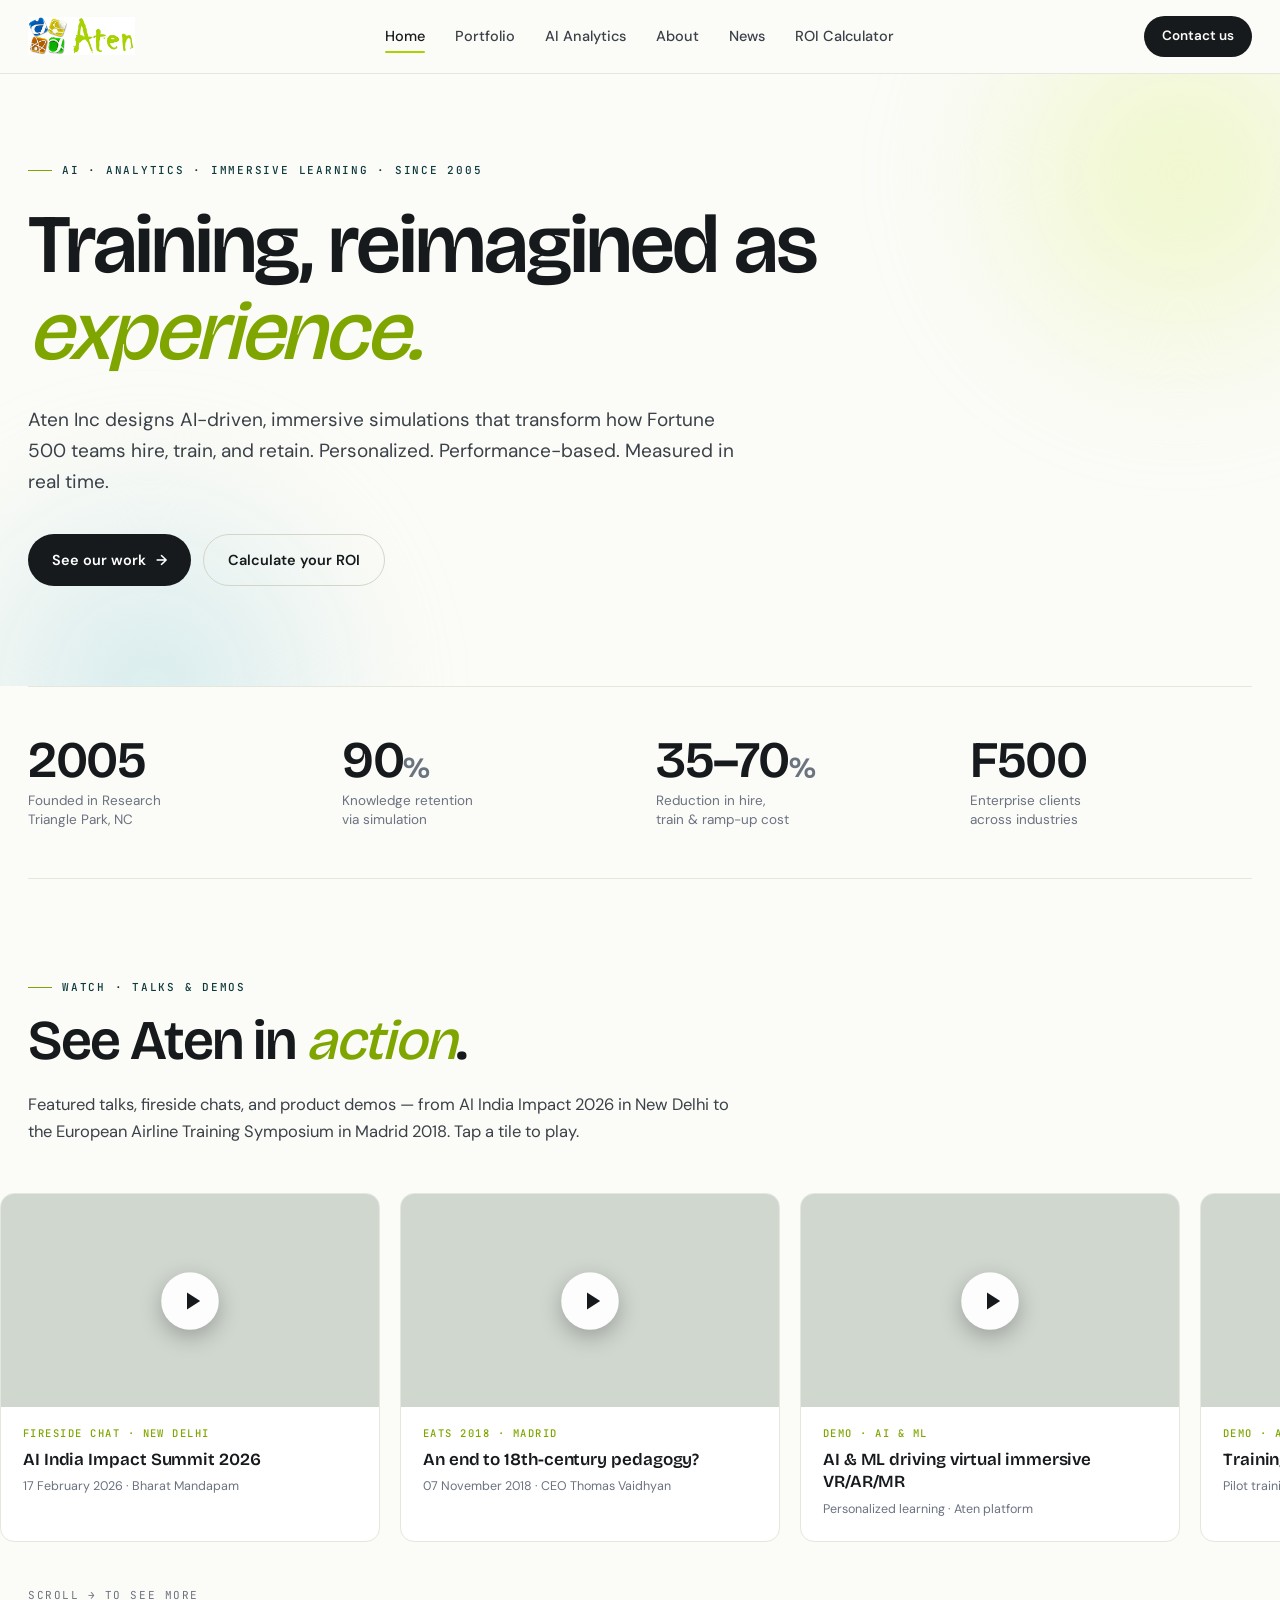
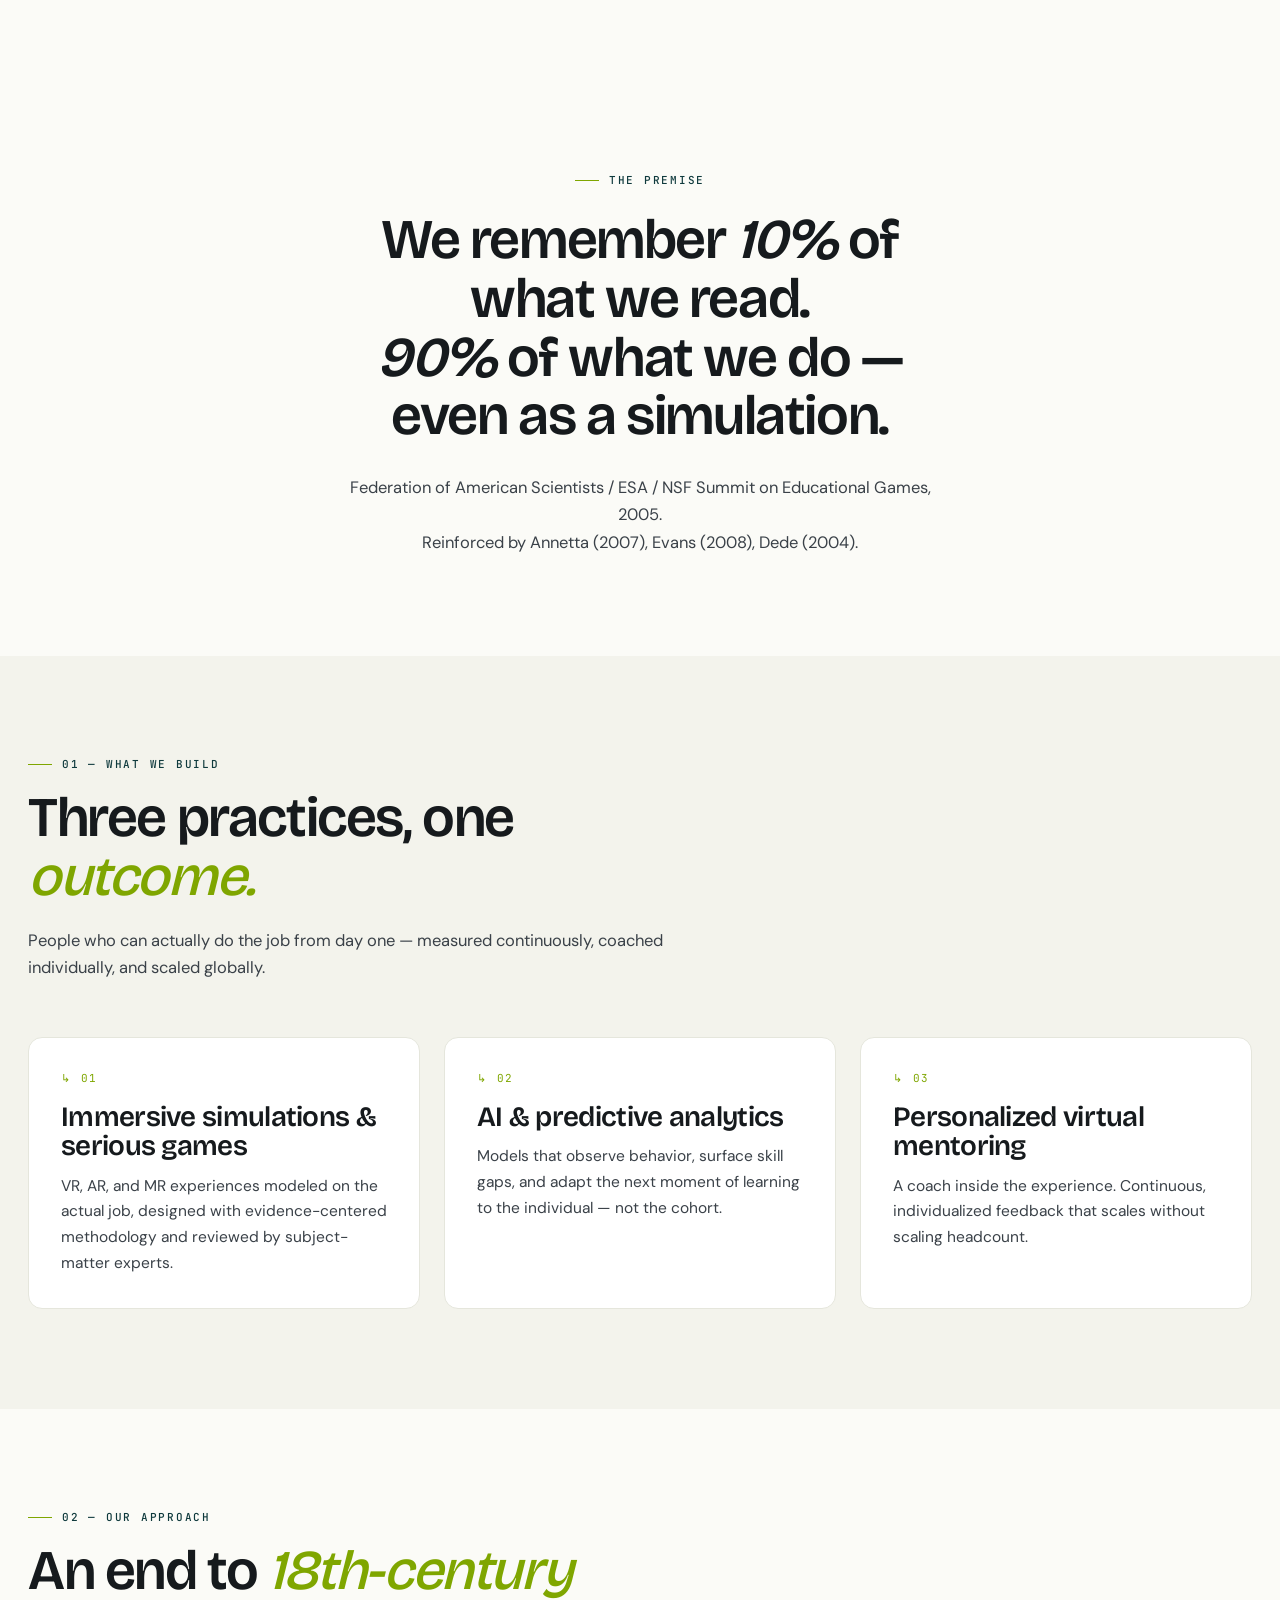
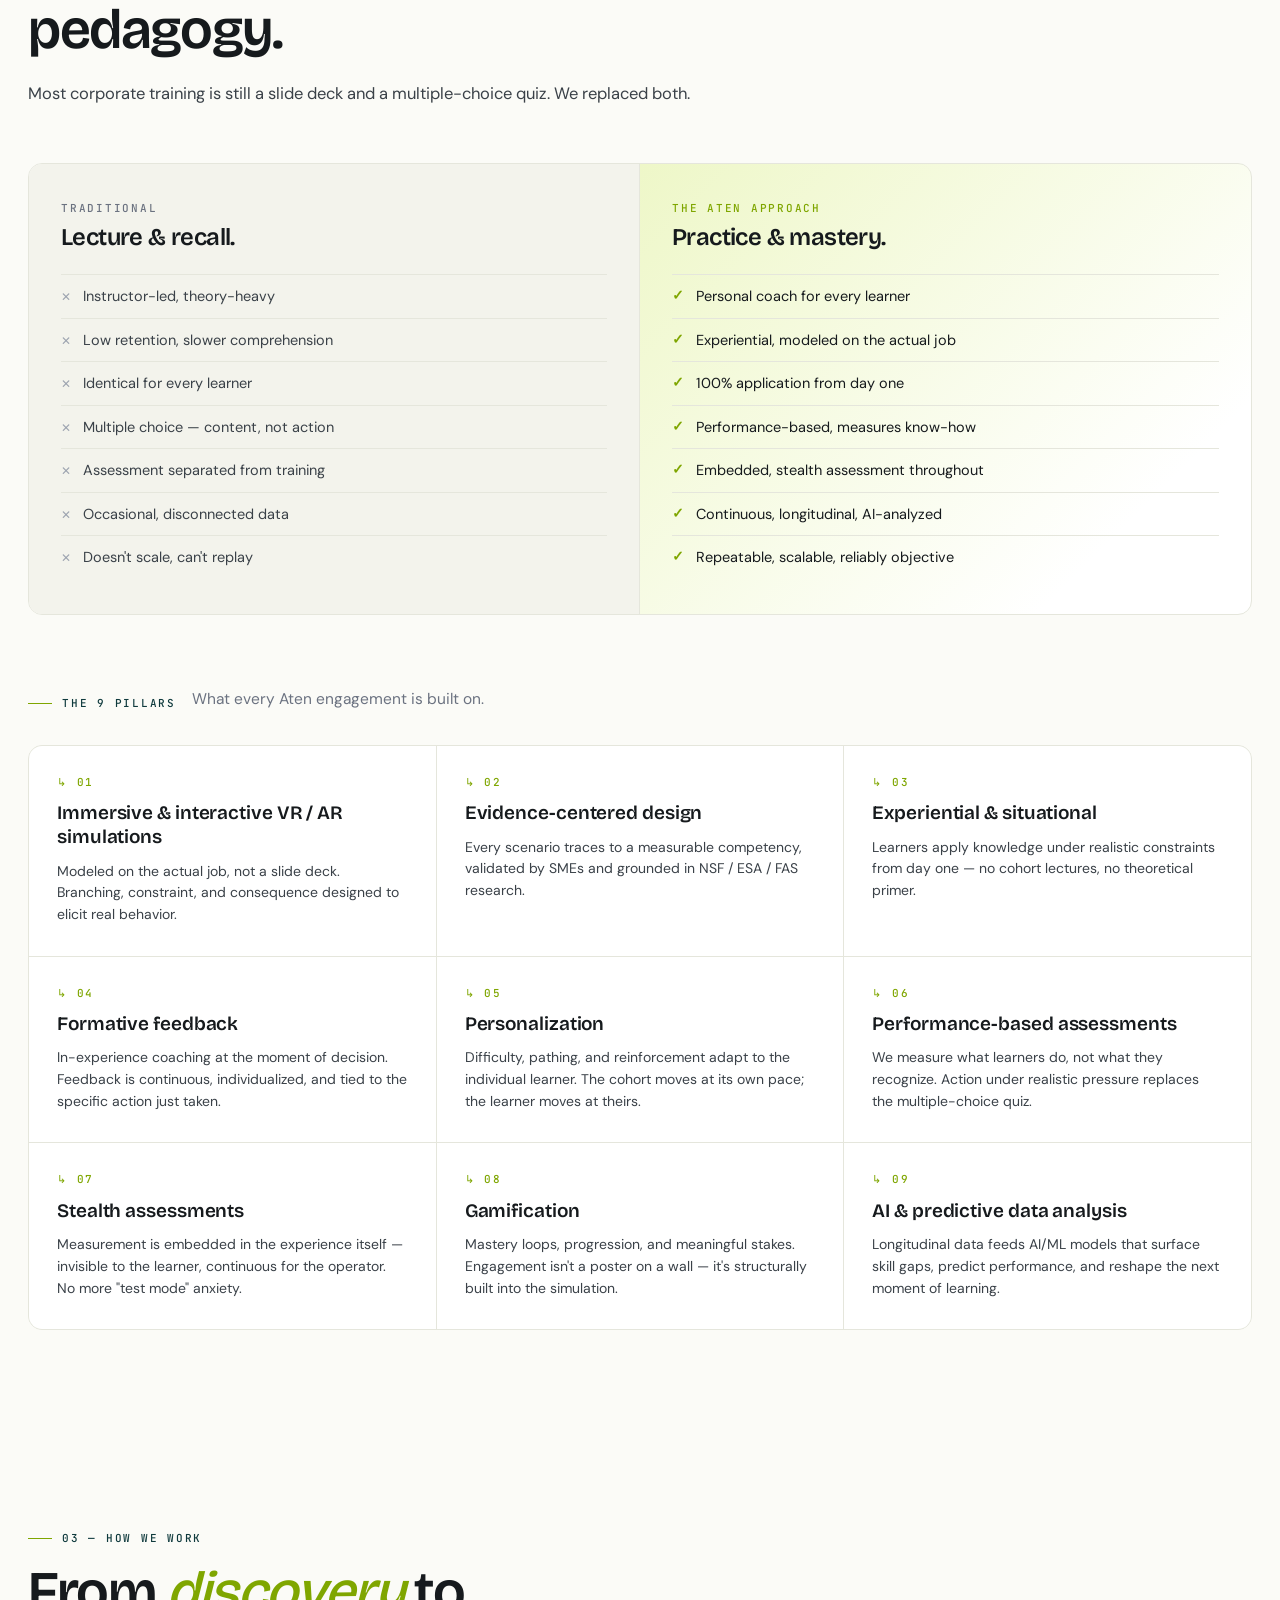
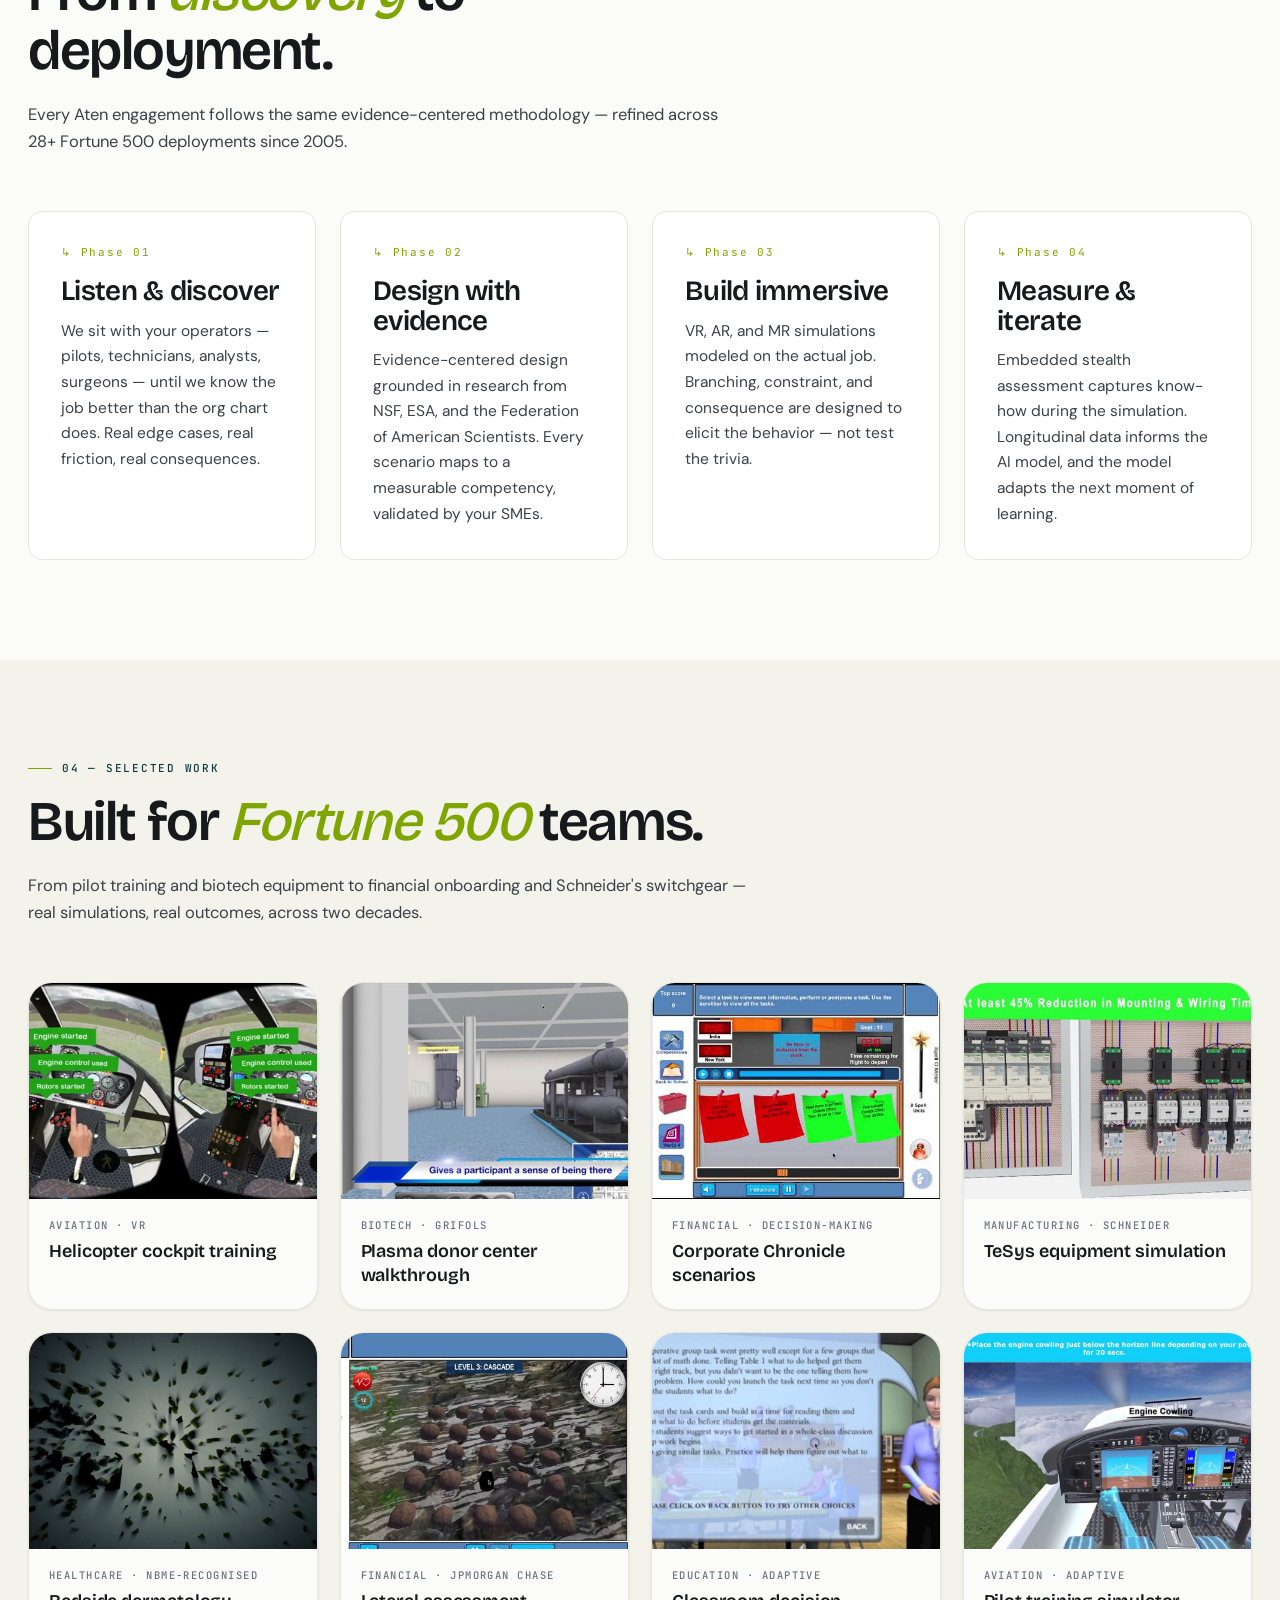
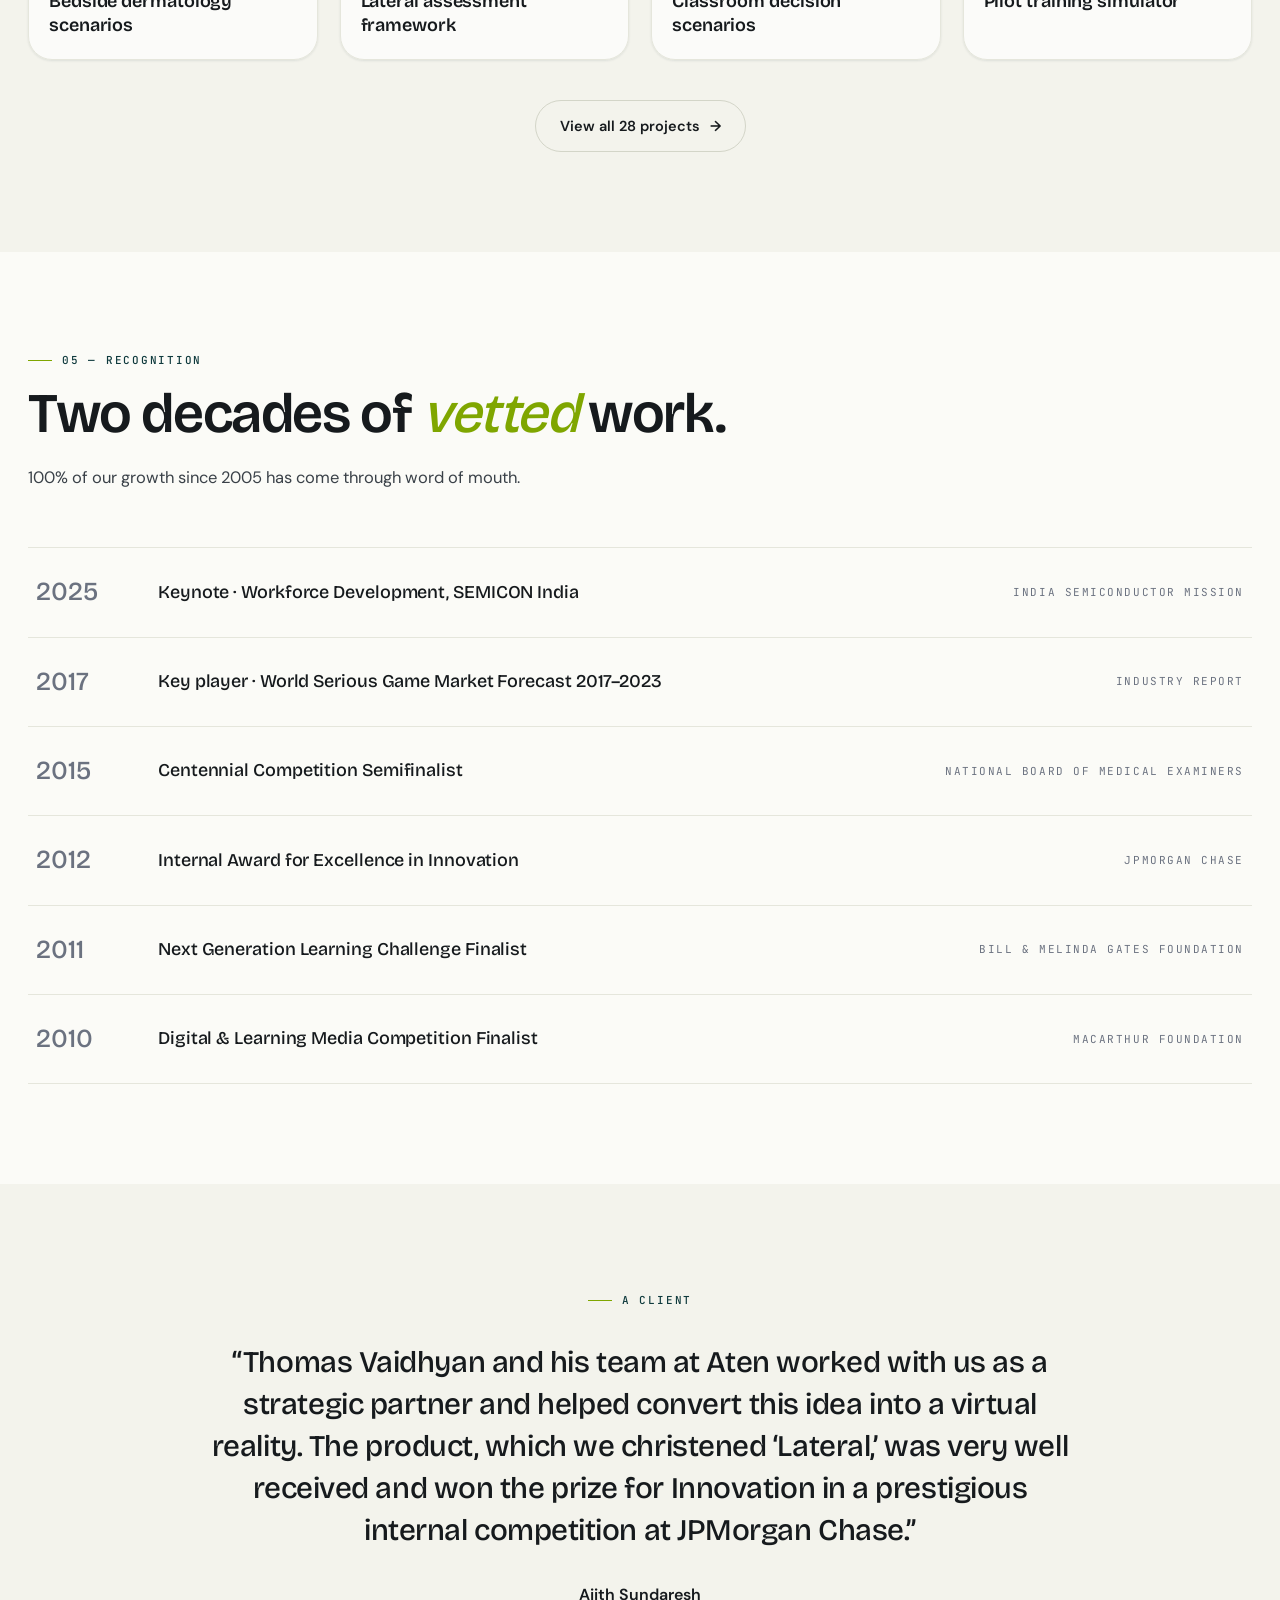
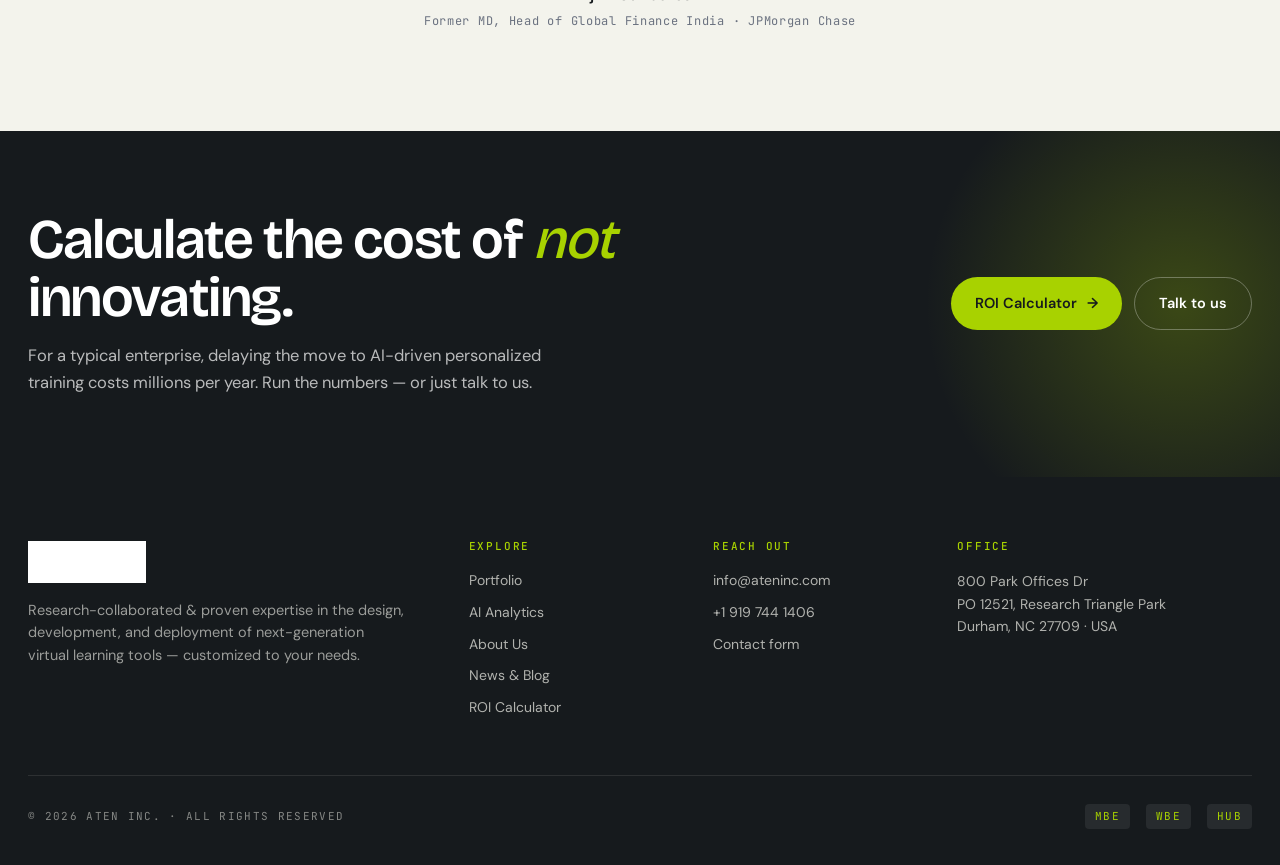
<file: index.html>
<!DOCTYPE html>
<html lang="en">
<head>
<meta charset="UTF-8" />
<meta name="viewport" content="width=device-width, initial-scale=1" />
<title>Aten Inc — AI-Driven Immersive Training & Learning Solutions</title>
<meta name="description" content="Aten Inc is an award-winning pioneer in AI, analytics, and immersive simulation-based training. Trusted by Fortune 500 companies since 2005." />
<link rel="icon" type="image/png" href="[data-uri]" />
<link rel="preconnect" href="https://fonts.googleapis.com" />
<link rel="preconnect" href="https://fonts.gstatic.com" crossorigin />
<link href="https://fonts.googleapis.com/css2?family=Bricolage+Grotesque:opsz,wght@12..96,400;12..96,500;12..96,600;12..96,700&family=DM+Sans:ital,wght@0,300;0,400;0,500;0,600;1,400&family=JetBrains+Mono:wght@400;500&display=swap" rel="stylesheet" />
<style>/* ========================================================
   Aten Inc — Shared Styles
   Light, modern, brand-aligned. Lime green + deep teal.
   ======================================================== */

:root {
  --bg: #fbfbf7;
  --surface: #ffffff;
  --surface-2: #f3f3ec;
  --surface-3: #ecede4;
  --ink: #161a1d;
  --ink-2: #3a4148;
  --ink-3: #6b7280;
  --ink-4: #9ca3af;
  --line: #e5e6dc;
  --line-strong: #d3d5c8;

  --green: #a8d200;
  --green-deep: #7fa600;
  --green-soft: #eef7c8;

  --teal: #0f3a3d;
  --teal-2: #1a5256;
  --teal-light: #d6ebec;

  --warn: #e8704c;

  --display: "Bricolage Grotesque", "DM Sans", -apple-system, system-ui, sans-serif;
  --sans: "DM Sans", -apple-system, BlinkMacSystemFont, sans-serif;
  --mono: "JetBrains Mono", "SF Mono", Menlo, monospace;

  --radius: 14px;
  --radius-sm: 8px;
  --radius-lg: 24px;

  --shadow-sm: 0 1px 2px rgba(15, 58, 61, 0.04), 0 1px 3px rgba(15, 58, 61, 0.06);
  --shadow: 0 4px 12px rgba(15, 58, 61, 0.06), 0 2px 4px rgba(15, 58, 61, 0.04);
  --shadow-lg: 0 24px 48px -12px rgba(15, 58, 61, 0.18);

  --t: 0.25s cubic-bezier(0.2, 0.7, 0.1, 1);
  --t-slow: 0.5s cubic-bezier(0.2, 0.7, 0.1, 1);
}

*, *::before, *::after { box-sizing: border-box; margin: 0; padding: 0; }
html { scroll-behavior: smooth; -webkit-text-size-adjust: 100%; }
body {
  background: var(--bg);
  color: var(--ink);
  font-family: var(--sans);
  font-size: 16px;
  line-height: 1.55;
  -webkit-font-smoothing: antialiased;
  -moz-osx-font-smoothing: grayscale;
  overflow-x: hidden;
}
img, svg { max-width: 100%; display: block; }
a { color: inherit; text-decoration: none; }
button { font: inherit; cursor: pointer; border: none; background: none; color: inherit; }

.container {
  max-width: 1280px;
  margin: 0 auto;
  padding: 0 28px;
}
.container-narrow { max-width: 920px; margin: 0 auto; padding: 0 28px; }

/* ---------- TYPOGRAPHY ---------- */
.eyebrow {
  font-family: var(--mono);
  font-size: 11px;
  font-weight: 500;
  letter-spacing: 0.16em;
  text-transform: uppercase;
  color: var(--teal);
  display: inline-flex;
  align-items: center;
  gap: 10px;
}
.eyebrow::before {
  content: "";
  width: 24px;
  height: 1px;
  background: var(--green-deep);
}

h1, h2, h3, h4 {
  font-family: var(--display);
  font-weight: 600;
  line-height: 1.05;
  letter-spacing: -0.025em;
  color: var(--ink);
}
h1 { font-size: clamp(40px, 6.5vw, 84px); font-weight: 600; }
h2 { font-size: clamp(32px, 4.5vw, 56px); }
h3 { font-size: clamp(20px, 2.4vw, 28px); }
h4 { font-size: 18px; letter-spacing: -0.01em; }

p { color: var(--ink-2); font-size: 16.5px; line-height: 1.65; }
p.lead { font-size: 19px; color: var(--ink-2); line-height: 1.55; }

.accent { color: var(--green-deep); }
.italic { font-style: italic; }

/* ---------- NAV ---------- */
nav.site-nav {
  position: sticky;
  top: 0;
  z-index: 50;
  background: rgba(251, 251, 247, 0.85);
  backdrop-filter: saturate(180%) blur(14px);
  -webkit-backdrop-filter: saturate(180%) blur(14px);
  border-bottom: 1px solid var(--line);
}
.nav-inner {
  display: flex;
  align-items: center;
  justify-content: space-between;
  padding: 16px 28px;
  max-width: 1280px;
  margin: 0 auto;
  gap: 24px;
}
.nav-logo {
  display: flex;
  align-items: center;
  gap: 8px;
  flex-shrink: 0;
}
.nav-logo img {
  height: 38px;
  width: auto;
}
.nav-links {
  display: flex;
  gap: 30px;
  list-style: none;
  font-size: 14.5px;
  font-weight: 500;
}
.nav-links a {
  color: var(--ink-2);
  transition: color var(--t);
  position: relative;
  padding: 6px 0;
}
.nav-links a:hover, .nav-links a.active { color: var(--ink); }
.nav-links a.active::after {
  content: "";
  position: absolute;
  bottom: -2px; left: 0; right: 0;
  height: 2px;
  background: var(--green);
  border-radius: 2px;
}
.nav-cta {
  font-size: 13.5px;
  font-weight: 600;
  padding: 10px 18px;
  background: var(--ink);
  color: var(--bg);
  border-radius: 999px;
  transition: all var(--t);
  white-space: nowrap;
}
.nav-cta:hover {
  background: var(--teal);
  transform: translateY(-1px);
}
.nav-burger {
  display: none;
  width: 28px;
  height: 28px;
  flex-direction: column;
  justify-content: center;
  gap: 5px;
}
.nav-burger span {
  display: block;
  height: 2px;
  background: var(--ink);
  border-radius: 2px;
  transition: all var(--t);
}

@media (max-width: 880px) {
  .nav-links, .nav-cta { display: none; }
  .nav-burger { display: flex; }
  .nav-inner.open + .mobile-drawer { display: block; }
}

.mobile-drawer {
  display: none;
  border-bottom: 1px solid var(--line);
  background: var(--bg);
  padding: 12px 28px 24px;
}
.mobile-drawer ul {
  list-style: none;
  display: flex;
  flex-direction: column;
  gap: 4px;
}
.mobile-drawer a {
  display: block;
  padding: 12px 0;
  border-bottom: 1px solid var(--line);
  font-weight: 500;
  font-size: 16px;
}
.mobile-drawer a:last-child { border-bottom: none; }

/* ---------- BUTTONS ---------- */
.btn {
  display: inline-flex;
  align-items: center;
  gap: 10px;
  padding: 14px 24px;
  border-radius: 999px;
  font-weight: 600;
  font-size: 14.5px;
  transition: all var(--t);
  white-space: nowrap;
}
.btn-primary {
  background: var(--ink);
  color: #fff;
}
.btn-primary:hover {
  background: var(--teal);
  transform: translateY(-1px);
  box-shadow: var(--shadow);
}
.btn-accent {
  background: var(--green);
  color: var(--ink);
}
.btn-accent:hover {
  background: var(--green-deep);
  color: #fff;
  transform: translateY(-1px);
  box-shadow: 0 6px 16px rgba(168, 210, 0, 0.35);
}
.btn-ghost {
  background: transparent;
  color: var(--ink);
  border: 1.5px solid var(--line-strong);
}
.btn-ghost:hover {
  border-color: var(--ink);
  background: var(--surface-2);
}
.btn-arrow { transition: transform var(--t); }
.btn:hover .btn-arrow { transform: translateX(4px); }

/* ---------- HERO ---------- */
.hero {
  padding: 80px 0 100px;
  position: relative;
  overflow: hidden;
}
.hero-grid {
  display: grid;
  grid-template-columns: 1fr;
  gap: 48px;
}
.hero h1 { max-width: 16ch; margin-top: 22px; }
.hero h1 em {
  font-style: italic;
  color: var(--green-deep);
  font-weight: 500;
}
.hero-lead {
  margin-top: 28px;
  max-width: 56ch;
  font-size: 19px;
  color: var(--ink-2);
}
.hero-actions {
  margin-top: 36px;
  display: flex;
  gap: 12px;
  flex-wrap: wrap;
}

.hero-blob {
  position: absolute;
  width: 600px;
  height: 600px;
  border-radius: 50%;
  background: radial-gradient(circle at center, var(--green-soft) 0%, transparent 60%);
  filter: blur(40px);
  pointer-events: none;
  z-index: -1;
}
.hero-blob.tr { top: -200px; right: -200px; }
.hero-blob.bl { bottom: -300px; left: -150px; background: radial-gradient(circle at center, var(--teal-light) 0%, transparent 60%); }

@media (max-width: 720px) {
  .hero { padding: 56px 0 80px; }
}

/* ---------- SECTIONS ---------- */
.section {
  padding: 100px 0;
  position: relative;
}
.section-tinted { background: var(--surface-2); }
.section-dark {
  background: var(--ink);
  color: #f3f3ec;
}
.section-dark h1, .section-dark h2, .section-dark h3 { color: #fff; }
.section-dark p { color: rgba(243, 243, 236, 0.75); }
.section-dark .eyebrow { color: var(--green); }
.section-dark .eyebrow::before { background: var(--green); }

.section-head {
  display: grid;
  grid-template-columns: 1fr;
  gap: 16px;
  margin-bottom: 56px;
  max-width: 720px;
}
.section-head.center { margin-left: auto; margin-right: auto; text-align: center; }
.section-head.center .eyebrow { justify-content: center; }
.section-head h2 em { font-style: italic; color: var(--green-deep); font-weight: 500; }
.section-head p { margin-top: 4px; }

@media (max-width: 720px) {
  .section { padding: 72px 0; }
  .section-head { margin-bottom: 40px; }
}

/* ---------- CARD GRID ---------- */
.grid {
  display: grid;
  gap: 24px;
}
.grid-3 { grid-template-columns: repeat(3, 1fr); }
.grid-4 { grid-template-columns: repeat(4, 1fr); }
.grid-2 { grid-template-columns: repeat(2, 1fr); }

@media (max-width: 980px) {
  .grid-3, .grid-4 { grid-template-columns: repeat(2, 1fr); }
}
@media (max-width: 640px) {
  .grid-3, .grid-4, .grid-2 { grid-template-columns: 1fr; }
}

.card {
  background: var(--surface);
  border: 1px solid var(--line);
  border-radius: var(--radius);
  padding: 32px;
  transition: all var(--t);
}
.card:hover {
  border-color: var(--line-strong);
  transform: translateY(-2px);
  box-shadow: var(--shadow);
}
.card .num {
  font-family: var(--mono);
  font-size: 11px;
  letter-spacing: 0.16em;
  color: var(--green-deep);
  margin-bottom: 16px;
  display: block;
}
.card h3 {
  margin-bottom: 12px;
}
.card p {
  font-size: 15.5px;
}

/* ---------- STATS ---------- */
.stats-row {
  display: grid;
  grid-template-columns: repeat(4, 1fr);
  gap: 32px;
  padding: 48px 0;
  border-top: 1px solid var(--line);
  border-bottom: 1px solid var(--line);
}
.stat {
  display: flex;
  flex-direction: column;
  gap: 6px;
}
.stat-num {
  font-family: var(--display);
  font-weight: 600;
  font-size: clamp(36px, 4vw, 52px);
  line-height: 1;
  letter-spacing: -0.025em;
  color: var(--ink);
}
.stat-num small { font-size: 0.55em; color: var(--ink-3); }
.stat-label {
  font-size: 13.5px;
  color: var(--ink-3);
  line-height: 1.4;
}
@media (max-width: 720px) {
  .stats-row { grid-template-columns: 1fr 1fr; gap: 28px; }
}

/* ---------- COMPARE TABLE ---------- */
.compare {
  display: grid;
  grid-template-columns: 1fr 1fr;
  gap: 0;
  border: 1px solid var(--line);
  border-radius: var(--radius);
  overflow: hidden;
  background: var(--surface);
}
.compare-col { padding: 36px 32px; }
.compare-col.old {
  background: var(--surface-2);
  border-right: 1px solid var(--line);
}
.compare-col.new {
  background: linear-gradient(135deg, var(--green-soft) 0%, transparent 80%);
}
.compare-tag {
  font-family: var(--mono);
  font-size: 11px;
  letter-spacing: 0.16em;
  text-transform: uppercase;
  color: var(--ink-3);
  margin-bottom: 8px;
  font-weight: 500;
}
.compare-col.new .compare-tag { color: var(--green-deep); }
.compare h3 {
  font-family: var(--display);
  font-size: 24px;
  margin-bottom: 24px;
}
.compare ul { list-style: none; }
.compare ul li {
  padding: 10px 0;
  font-size: 14.5px;
  display: flex;
  gap: 12px;
  align-items: flex-start;
  color: var(--ink-2);
  border-top: 1px solid var(--line);
}
.compare-col.old ul li::before {
  content: "✕";
  color: var(--ink-4);
  font-size: 12px;
  margin-top: 3px;
}
.compare-col.new ul li::before {
  content: "✓";
  color: var(--green-deep);
  font-weight: 700;
  font-size: 14px;
}
.compare-col.new ul li { color: var(--ink); }
@media (max-width: 720px) {
  .compare { grid-template-columns: 1fr; }
  .compare-col.old { border-right: none; border-bottom: 1px solid var(--line); }
}

/* ---------- TESTIMONIAL ---------- */
.quote {
  max-width: 880px;
  margin: 0 auto;
  text-align: center;
}
.quote blockquote {
  font-family: var(--display);
  font-size: clamp(22px, 2.4vw, 30px);
  line-height: 1.4;
  font-weight: 500;
  letter-spacing: -0.015em;
  color: var(--ink);
  margin-bottom: 32px;
}
.quote-attr {
  display: flex;
  flex-direction: column;
  gap: 4px;
  align-items: center;
}
.quote-name { font-weight: 600; color: var(--ink); }
.quote-role {
  font-family: var(--mono);
  font-size: 12px;
  color: var(--ink-3);
  letter-spacing: 0.06em;
}

/* ---------- AWARDS LIST ---------- */
.awards { border-top: 1px solid var(--line); }
.award {
  display: grid;
  grid-template-columns: 90px 1fr auto;
  align-items: center;
  gap: 32px;
  padding: 24px 8px;
  border-bottom: 1px solid var(--line);
  transition: padding var(--t), background var(--t);
}
.award:hover { padding-left: 18px; background: var(--surface-2); }
.award-year {
  font-family: var(--display);
  font-weight: 500;
  font-size: 26px;
  color: var(--ink-3);
  transition: color var(--t);
}
.award:hover .award-year { color: var(--green-deep); }
.award-title {
  font-family: var(--display);
  font-size: 18px;
  font-weight: 500;
  color: var(--ink);
  letter-spacing: -0.005em;
}
.award-org {
  font-family: var(--mono);
  font-size: 11px;
  text-transform: uppercase;
  letter-spacing: 0.14em;
  color: var(--ink-3);
}
@media (max-width: 720px) {
  .award { grid-template-columns: 1fr; gap: 4px; padding: 18px 8px; }
  .award-year { font-size: 22px; }
  .award-title { font-size: 16px; }
}

/* ---------- CTA BANNER ---------- */
.cta-banner {
  background: var(--ink);
  color: #fff;
  padding: 80px 0;
  position: relative;
  overflow: hidden;
}
.cta-banner::before {
  content: "";
  position: absolute;
  top: 50%; right: -200px;
  transform: translateY(-50%);
  width: 600px; height: 600px;
  border-radius: 50%;
  background: radial-gradient(circle at center, rgba(168, 210, 0, 0.25) 0%, transparent 60%);
  pointer-events: none;
}
.cta-inner {
  display: grid;
  grid-template-columns: 2fr 1fr;
  gap: 48px;
  align-items: center;
  position: relative;
  z-index: 1;
}
.cta-banner h2 { color: #fff; }
.cta-banner h2 em { color: var(--green); font-style: italic; font-weight: 500; }
.cta-banner p { color: rgba(255, 255, 255, 0.7); margin-top: 14px; max-width: 50ch; }
.cta-actions {
  display: flex;
  gap: 12px;
  justify-self: end;
  flex-wrap: wrap;
}
@media (max-width: 820px) {
  .cta-inner { grid-template-columns: 1fr; }
  .cta-actions { justify-self: start; }
}

/* ---------- FOOTER ---------- */
footer.site-footer {
  background: var(--ink);
  color: rgba(243, 243, 236, 0.7);
  padding: 64px 0 36px;
}
.footer-grid {
  display: grid;
  grid-template-columns: 2fr 1fr 1fr 1.5fr;
  gap: 48px;
  margin-bottom: 56px;
}
.footer-brand img {
  height: 42px;
  filter: brightness(0) invert(1);
  margin-bottom: 16px;
}
.footer-tag {
  font-size: 14.5px;
  line-height: 1.55;
  max-width: 38ch;
  color: rgba(243, 243, 236, 0.6);
}
.footer-col h4 {
  font-family: var(--mono);
  font-size: 11px;
  font-weight: 500;
  letter-spacing: 0.16em;
  text-transform: uppercase;
  color: var(--green);
  margin-bottom: 18px;
}
.footer-col ul { list-style: none; display: flex; flex-direction: column; gap: 10px; font-size: 14px; }
.footer-col a { color: rgba(243, 243, 236, 0.7); transition: color var(--t); }
.footer-col a:hover { color: #fff; }
.footer-col p { color: rgba(243, 243, 236, 0.7); font-size: 14px; line-height: 1.6; }
.footer-bottom {
  display: flex;
  justify-content: space-between;
  align-items: center;
  padding-top: 28px;
  border-top: 1px solid rgba(243, 243, 236, 0.1);
  font-family: var(--mono);
  font-size: 11px;
  letter-spacing: 0.12em;
  text-transform: uppercase;
  color: rgba(243, 243, 236, 0.5);
}
.footer-bottom .cert {
  display: flex;
  gap: 16px;
}
.footer-bottom .cert span {
  padding: 4px 10px;
  background: rgba(243, 243, 236, 0.08);
  border-radius: 4px;
  color: var(--green);
}
@media (max-width: 880px) {
  .footer-grid { grid-template-columns: 1fr 1fr; gap: 36px; }
}
@media (max-width: 560px) {
  .footer-grid { grid-template-columns: 1fr; }
  .footer-bottom { flex-direction: column; gap: 16px; align-items: flex-start; }
}

/* ---------- PORTFOLIO GRID ---------- */
.filters {
  display: flex;
  gap: 6px;
  flex-wrap: wrap;
  margin-bottom: 32px;
  padding: 6px;
  background: var(--surface-2);
  border-radius: 999px;
  width: max-content;
  max-width: 100%;
  overflow-x: auto;
}
.filter-btn {
  padding: 9px 18px;
  font-size: 13px;
  font-weight: 500;
  border-radius: 999px;
  color: var(--ink-3);
  transition: all var(--t);
  white-space: nowrap;
}
.filter-btn:hover { color: var(--ink); }
.filter-btn.active {
  background: var(--ink);
  color: #fff;
}

.portfolio-grid {
  display: grid;
  grid-template-columns: repeat(3, 1fr);
  gap: 20px;
}
@media (max-width: 980px) { .portfolio-grid { grid-template-columns: repeat(2, 1fr); } }
@media (max-width: 600px) { .portfolio-grid { grid-template-columns: 1fr; } }

.portfolio-item {
  background: var(--surface);
  border: 1px solid var(--line);
  border-radius: var(--radius);
  overflow: hidden;
  cursor: pointer;
  transition: all var(--t);
  display: flex;
  flex-direction: column;
}
.portfolio-item:hover {
  transform: translateY(-3px);
  box-shadow: var(--shadow-lg);
  border-color: transparent;
}
.portfolio-thumb {
  position: relative;
  aspect-ratio: 16 / 10;
  overflow: hidden;
  background: var(--surface-3);
}
.portfolio-thumb img {
  width: 100%;
  height: 100%;
  object-fit: cover;
  transition: transform var(--t-slow);
}
.portfolio-item:hover .portfolio-thumb img { transform: scale(1.04); }
.play-icon {
  position: absolute;
  inset: 0;
  display: grid;
  place-items: center;
  background: rgba(15, 58, 61, 0);
  transition: background var(--t);
}
.play-icon::after {
  content: "";
  width: 56px; height: 56px;
  border-radius: 50%;
  background: rgba(255, 255, 255, 0.95);
  background-image: url("data:image/svg+xml,%3Csvg xmlns='http://www.w3.org/2000/svg' viewBox='0 0 24 24' fill='%23161a1d'%3E%3Cpath d='M8 5v14l11-7z'/%3E%3C/svg%3E");
  background-repeat: no-repeat;
  background-position: center;
  background-size: 28px;
  transform: scale(0.8);
  opacity: 0;
  transition: all var(--t);
  box-shadow: 0 8px 24px rgba(0, 0, 0, 0.25);
}
.portfolio-item:hover .play-icon { background: rgba(15, 58, 61, 0.18); }
.portfolio-item:hover .play-icon::after { transform: scale(1); opacity: 1; }
.portfolio-meta {
  padding: 18px 20px 22px;
}
.portfolio-cat {
  font-family: var(--mono);
  font-size: 10.5px;
  letter-spacing: 0.14em;
  text-transform: uppercase;
  color: var(--green-deep);
  margin-bottom: 6px;
  font-weight: 500;
}
.portfolio-title {
  font-family: var(--display);
  font-size: 17.5px;
  font-weight: 600;
  color: var(--ink);
  letter-spacing: -0.01em;
  line-height: 1.25;
  margin-bottom: 4px;
}
.portfolio-date {
  font-size: 12.5px;
  color: var(--ink-3);
}

/* ---------- VIDEO LIGHTBOX ---------- */
.lightbox {
  position: fixed;
  inset: 0;
  background: rgba(15, 18, 20, 0.92);
  backdrop-filter: blur(8px);
  z-index: 100;
  display: none;
  align-items: center;
  justify-content: center;
  padding: 24px;
  animation: fade 0.3s ease;
}
.lightbox.open { display: flex; }
@keyframes fade { from { opacity: 0; } to { opacity: 1; } }
.lightbox-inner {
  position: relative;
  width: 100%;
  max-width: 1100px;
  aspect-ratio: 16 / 9;
  background: #000;
  border-radius: var(--radius);
  overflow: hidden;
  box-shadow: 0 30px 80px rgba(0, 0, 0, 0.5);
}
.lightbox iframe {
  width: 100%;
  height: 100%;
  border: 0;
}
.lightbox-close {
  position: absolute;
  top: -48px;
  right: 0;
  width: 36px;
  height: 36px;
  border-radius: 50%;
  background: rgba(255, 255, 255, 0.1);
  color: #fff;
  display: grid;
  place-items: center;
  font-size: 22px;
  transition: background var(--t);
}
.lightbox-close:hover { background: rgba(255, 255, 255, 0.2); }
.lightbox-caption {
  position: absolute;
  bottom: -40px;
  left: 0;
  font-family: var(--mono);
  font-size: 12px;
  letter-spacing: 0.1em;
  text-transform: uppercase;
  color: rgba(255, 255, 255, 0.7);
}

/* ---------- FORM ---------- */
.form-row {
  display: grid;
  grid-template-columns: 1fr 1fr;
  gap: 18px;
  margin-bottom: 18px;
}
@media (max-width: 600px) { .form-row { grid-template-columns: 1fr; } }
.field { display: flex; flex-direction: column; gap: 6px; }
.field label {
  font-family: var(--mono);
  font-size: 11px;
  letter-spacing: 0.14em;
  text-transform: uppercase;
  color: var(--ink-3);
  font-weight: 500;
}
.field input, .field textarea, .field select {
  font-family: inherit;
  font-size: 15px;
  padding: 14px 16px;
  border: 1.5px solid var(--line-strong);
  border-radius: var(--radius-sm);
  background: var(--surface);
  color: var(--ink);
  transition: border-color var(--t);
}
.field input:focus, .field textarea:focus, .field select:focus {
  outline: none;
  border-color: var(--green-deep);
}
.field textarea { resize: vertical; min-height: 120px; }

/* ---------- ROI SLIDER ---------- */
.slider-row {
  display: grid;
  grid-template-columns: 1fr;
  gap: 8px;
  padding: 14px 0;
  border-bottom: 1px solid var(--line);
}
.slider-head {
  display: flex;
  justify-content: space-between;
  align-items: center;
}
.slider-label {
  font-family: var(--mono);
  font-size: 12px;
  letter-spacing: 0.1em;
  text-transform: uppercase;
  color: var(--ink-2);
}
.slider-value {
  font-family: var(--display);
  font-size: 22px;
  font-weight: 600;
  color: var(--ink);
}
input[type="range"] {
  -webkit-appearance: none;
  appearance: none;
  width: 100%;
  height: 4px;
  background: var(--line);
  border-radius: 2px;
  outline: none;
}
input[type="range"]::-webkit-slider-thumb {
  -webkit-appearance: none;
  appearance: none;
  width: 22px;
  height: 22px;
  border-radius: 50%;
  background: var(--green);
  border: 3px solid var(--ink);
  cursor: pointer;
  transition: transform var(--t);
}
input[type="range"]::-webkit-slider-thumb:hover { transform: scale(1.15); }
input[type="range"]::-moz-range-thumb {
  width: 22px;
  height: 22px;
  border-radius: 50%;
  background: var(--green);
  border: 3px solid var(--ink);
  cursor: pointer;
}

/* ---------- ENTRANCE ANIMATIONS ---------- */
@keyframes rise {
  from { opacity: 0; transform: translateY(18px); }
  to   { opacity: 1; transform: translateY(0); }
}
.reveal { opacity: 0; animation: rise 0.8s cubic-bezier(0.2, 0.7, 0.1, 1) forwards; }
.reveal.d1 { animation-delay: 0.05s; }
.reveal.d2 { animation-delay: 0.15s; }
.reveal.d3 { animation-delay: 0.25s; }
.reveal.d4 { animation-delay: 0.35s; }
.reveal.d5 { animation-delay: 0.45s; }

.scroll-reveal {
  opacity: 0;
  transform: translateY(24px);
  transition: opacity 0.7s cubic-bezier(0.2, 0.7, 0.1, 1), transform 0.7s cubic-bezier(0.2, 0.7, 0.1, 1);
}
.scroll-reveal.in { opacity: 1; transform: translateY(0); }

/* ---------- UTIL ---------- */
.text-center { text-align: center; }
.mt-0 { margin-top: 0 !important; }
.mt-2 { margin-top: 16px; }
.mt-4 { margin-top: 32px; }
.divider { height: 1px; background: var(--line); margin: 0; }
</style>
</head>
<body>

<!-- ============== NAV ============== -->
<nav class="site-nav">
  <div class="nav-inner">
    <a href="index.html" class="nav-logo">
      <img src="[data-uri]" alt="Aten Inc." />
    </a>
    <ul class="nav-links">
      <li><a href="index.html" class="active">Home</a></li>
      <li><a href="portfolio.html">Portfolio</a></li>
      <li><a href="ai-analytics.html">AI Analytics</a></li>
      <li><a href="about.html">About</a></li>
      <li><a href="news.html">News</a></li>
      <li><a href="roi-calculator.html">ROI Calculator</a></li>
    </ul>
    <a href="contact.html" class="nav-cta">Contact us</a>
    <button class="nav-burger" aria-label="Menu"><span></span><span></span><span></span></button>
  </div>
  <div class="mobile-drawer">
    <ul>
      <li><a href="index.html">Home</a></li>
      <li><a href="portfolio.html">Portfolio</a></li>
      <li><a href="ai-analytics.html">AI Analytics</a></li>
      <li><a href="about.html">About</a></li>
      <li><a href="news.html">News &amp; Blog</a></li>
      <li><a href="roi-calculator.html">ROI Calculator</a></li>
      <li><a href="contact.html">Contact</a></li>
    </ul>
  </div>
</nav>

<!-- ============== HERO ============== -->
<header class="hero">
  <div class="hero-blob tr"></div>
  <div class="hero-blob bl"></div>
  <div class="container">
    <div class="reveal d1"><span class="eyebrow">AI · Analytics · Immersive Learning · Since 2005</span></div>
    <h1 class="reveal d2">Training, reimagined as <em>experience.</em></h1>
    <p class="hero-lead reveal d3">
      Aten Inc designs AI-driven, immersive simulations that transform how Fortune 500 teams hire, train, and retain. Personalized. Performance-based. Measured in real time.
    </p>
    <div class="hero-actions reveal d4">
      <a href="portfolio.html" class="btn btn-primary">See our work <span class="btn-arrow">→</span></a>
      <a href="roi-calculator.html" class="btn btn-ghost">Calculate your ROI</a>
    </div>
  </div>
</header>

<!-- ============== STATS ============== -->
<section>
  <div class="container">
    <div class="stats-row">
      <div class="stat scroll-reveal">
        <div class="stat-num">2005</div>
        <div class="stat-label">Founded in Research<br/>Triangle Park, NC</div>
      </div>
      <div class="stat scroll-reveal">
        <div class="stat-num">90<small>%</small></div>
        <div class="stat-label">Knowledge retention<br/>via simulation</div>
      </div>
      <div class="stat scroll-reveal">
        <div class="stat-num">35–70<small>%</small></div>
        <div class="stat-label">Reduction in hire,<br/>train &amp; ramp-up cost</div>
      </div>
      <div class="stat scroll-reveal">
        <div class="stat-num">F500</div>
        <div class="stat-label">Enterprise clients<br/>across industries</div>
      </div>
    </div>
  </div>
</section>

<!-- ============== TALKS & DEMOS — HORIZONTAL SCROLL ============== -->
<section class="section" style="padding-bottom: 60px;">
  <style>
    .video-strip {
      overflow-x: auto;
      overflow-y: hidden;
      scroll-snap-type: x mandatory;
      -webkit-overflow-scrolling: touch;
      padding: 8px 0 28px;
      scrollbar-width: thin;
      scrollbar-color: var(--line-strong) var(--surface-2);
    }
    .video-strip::-webkit-scrollbar { height: 6px; }
    .video-strip::-webkit-scrollbar-track { background: var(--surface-2); border-radius: 999px; margin: 0 28px; }
    .video-strip::-webkit-scrollbar-thumb { background: var(--line-strong); border-radius: 999px; }
    .video-strip::-webkit-scrollbar-thumb:hover { background: var(--green-deep); }
    .video-strip-track {
      display: flex;
      gap: 20px;
      padding: 4px 28px;
      max-width: max-content;
    }
    @media (min-width: 1280px) {
      .video-strip-track { padding-left: max(28px, calc((100vw - 1280px) / 2 + 28px)); }
    }
    .video-tile {
      flex: 0 0 380px;
      scroll-snap-align: start;
      background: var(--surface);
      border: 1px solid var(--line);
      border-radius: var(--radius);
      overflow: hidden;
      cursor: pointer;
      transition: all var(--t);
      display: flex;
      flex-direction: column;
    }
    .video-tile:hover {
      transform: translateY(-3px);
      box-shadow: var(--shadow-lg);
      border-color: transparent;
    }
    .video-tile-thumb {
      position: relative;
      aspect-ratio: 16/9;
      background: var(--surface-3);
      overflow: hidden;
    }
    .video-tile-thumb img {
      width: 100%;
      height: 100%;
      object-fit: cover;
      transition: transform var(--t-slow);
    }
    .video-tile:hover .video-tile-thumb img {
      transform: scale(1.04);
    }
    .video-tile-thumb::after {
      content: "";
      position: absolute;
      inset: 0;
      background: rgba(15, 58, 61, 0.12);
      transition: background var(--t);
    }
    .video-tile-thumb::before {
      content: "";
      position: absolute;
      top: 50%; left: 50%;
      transform: translate(-50%, -50%) scale(0.9);
      width: 64px;
      height: 64px;
      border-radius: 50%;
      background: rgba(255, 255, 255, 0.95);
      background-image: url("data:image/svg+xml,%3Csvg xmlns='http://www.w3.org/2000/svg' viewBox='0 0 24 24' fill='%23161a1d'%3E%3Cpath d='M8 5v14l11-7z'/%3E%3C/svg%3E");
      background-repeat: no-repeat;
      background-position: 56% center;
      background-size: 32px;
      box-shadow: 0 8px 24px rgba(0, 0, 0, 0.25);
      transition: transform var(--t);
      z-index: 2;
    }
    .video-tile:hover .video-tile-thumb::before {
      transform: translate(-50%, -50%) scale(1);
    }
    .video-tile:hover .video-tile-thumb::after {
      background: rgba(15, 58, 61, 0.04);
    }
    .video-tile.playing .video-tile-thumb::before,
    .video-tile.playing .video-tile-thumb::after {
      display: none;
    }
    .video-tile-meta { padding: 18px 22px 22px; }
    .video-tile-tag {
      font-family: var(--mono);
      font-size: 10.5px;
      letter-spacing: 0.14em;
      text-transform: uppercase;
      color: var(--green-deep);
      margin-bottom: 8px;
      font-weight: 500;
    }
    .video-tile h3 {
      font-size: 17px;
      font-family: var(--display);
      font-weight: 600;
      letter-spacing: -0.005em;
      color: var(--ink);
      line-height: 1.3;
      margin-bottom: 6px;
    }
    .video-tile-date {
      font-size: 12.5px;
      color: var(--ink-3);
    }
    .video-strip-hint {
      font-family: var(--mono);
      font-size: 11px;
      letter-spacing: 0.14em;
      text-transform: uppercase;
      color: var(--ink-3);
      margin-top: 12px;
      padding-left: 28px;
      max-width: 1280px;
      margin-left: auto;
      margin-right: auto;
    }
    @media (max-width: 720px) {
      .video-tile { flex: 0 0 300px; }
    }
  </style>
  <div class="container">
    <div class="section-head scroll-reveal" style="margin-bottom: 36px;">
      <span class="eyebrow">Watch · Talks &amp; demos</span>
      <h2>See Aten in <em>action</em>.</h2>
      <p>Featured talks, fireside chats, and product demos — from AI India Impact 2026 in New Delhi to the European Airline Training Symposium in Madrid 2018. Tap a tile to play.</p>
    </div>
  </div>

  <div class="video-strip" id="videoStrip">
    <div class="video-strip-track">

      <article class="video-tile scroll-reveal" data-youtube="IuskmkZ2Pzg">
        <div class="video-tile-thumb">
          <img src="https://img.youtube.com/vi/IuskmkZ2Pzg/maxresdefault.jpg" alt="AI India Impact Summit 2026" loading="lazy"
            onerror="this.src='https://img.youtube.com/vi/IuskmkZ2Pzg/hqdefault.jpg'" />
        </div>
        <div class="video-tile-meta">
          <div class="video-tile-tag">Fireside Chat · New Delhi</div>
          <h3>AI India Impact Summit 2026</h3>
          <div class="video-tile-date">17 February 2026 · Bharat Mandapam</div>
        </div>
      </article>

      <article class="video-tile scroll-reveal" data-youtube="mpw0ykHwF5I">
        <div class="video-tile-thumb">
          <img src="https://img.youtube.com/vi/mpw0ykHwF5I/maxresdefault.jpg" alt="EATS 2018 Madrid talk" loading="lazy"
            onerror="this.src='https://img.youtube.com/vi/mpw0ykHwF5I/hqdefault.jpg'" />
        </div>
        <div class="video-tile-meta">
          <div class="video-tile-tag">EATS 2018 · Madrid</div>
          <h3>An end to 18th-century pedagogy?</h3>
          <div class="video-tile-date">07 November 2018 · CEO Thomas Vaidhyan</div>
        </div>
      </article>

      <article class="video-tile scroll-reveal" data-youtube="VaqXkTVYcME">
        <div class="video-tile-thumb">
          <img src="https://img.youtube.com/vi/VaqXkTVYcME/maxresdefault.jpg" alt="AI &amp; ML driving immersive learning" loading="lazy"
            onerror="this.src='https://img.youtube.com/vi/VaqXkTVYcME/hqdefault.jpg'" />
        </div>
        <div class="video-tile-meta">
          <div class="video-tile-tag">Demo · AI &amp; ML</div>
          <h3>AI &amp; ML driving virtual immersive VR/AR/MR</h3>
          <div class="video-tile-date">Personalized learning · Aten platform</div>
        </div>
      </article>

      <article class="video-tile scroll-reveal" data-youtube="Wf6If9L5R48">
        <div class="video-tile-thumb">
          <img src="https://img.youtube.com/vi/Wf6If9L5R48/maxresdefault.jpg" alt="On-the-job training demo" loading="lazy"
            onerror="this.src='https://img.youtube.com/vi/Wf6If9L5R48/hqdefault.jpg'" />
        </div>
        <div class="video-tile-meta">
          <div class="video-tile-tag">Demo · Aviation</div>
          <h3>Training, on-the-job &amp; ongoing learning</h3>
          <div class="video-tile-date">Pilot training · adaptive scenarios</div>
        </div>
      </article>

      <article class="video-tile scroll-reveal" data-youtube="RlYRllrG2Ho">
        <div class="video-tile-thumb">
          <img src="https://img.youtube.com/vi/RlYRllrG2Ho/maxresdefault.jpg" alt="Gov. Perdue Roundtable" loading="lazy"
            onerror="this.src='https://img.youtube.com/vi/RlYRllrG2Ho/hqdefault.jpg'" />
        </div>
        <div class="video-tile-meta">
          <div class="video-tile-tag">Roundtable · Raleigh, NC</div>
          <h3>Gov. Perdue on Public Education</h3>
          <div class="video-tile-date">14 April 2011 · NCBCE</div>
        </div>
      </article>

    </div>
  </div>

  <p class="video-strip-hint">Scroll &rarr; to see more</p>

  <script>
    document.querySelectorAll('.video-tile').forEach(tile => {
      tile.addEventListener('click', () => {
        if (tile.classList.contains('playing')) return;
        const id = tile.dataset.youtube;
        const thumb = tile.querySelector('.video-tile-thumb');
        thumb.innerHTML = `<iframe src="https://www.youtube.com/embed/${id}?autoplay=1&rel=0" title="Aten video" allow="accelerometer; autoplay; clipboard-write; encrypted-media; gyroscope; picture-in-picture" allowfullscreen style="position:absolute;inset:0;width:100%;height:100%;border:0;"></iframe>`;
        tile.classList.add('playing');
      });
    });
  </script>
</section>

<!-- ============== 10/90 ============== -->
<section class="section">
  <div class="container-narrow text-center">
    <span class="eyebrow scroll-reveal" style="justify-content: center;">The premise</span>
    <h2 class="scroll-reveal" style="margin-top: 22px; max-width: 18ch; margin-left: auto; margin-right: auto;">
      We remember <em>10%</em> of what we read.<br/>
      <em>90%</em> of what we do — even as a simulation.
    </h2>
    <p class="scroll-reveal" style="margin-top: 28px; max-width: 56ch; margin-left: auto; margin-right: auto;">
      Federation of American Scientists / ESA / NSF Summit on Educational Games, 2005.<br/>
      Reinforced by Annetta (2007), Evans (2008), Dede (2004).
    </p>
  </div>
</section>

<!-- ============== CAPABILITIES ============== -->
<section class="section section-tinted">
  <div class="container">
    <div class="section-head scroll-reveal">
      <span class="eyebrow">01 — What we build</span>
      <h2>Three practices, one <em>outcome.</em></h2>
      <p>People who can actually do the job from day one — measured continuously, coached individually, and scaled globally.</p>
    </div>

    <div class="grid grid-3">
      <div class="card scroll-reveal">
        <span class="num">↳ 01</span>
        <h3>Immersive simulations &amp; serious games</h3>
        <p>VR, AR, and MR experiences modeled on the actual job, designed with evidence-centered methodology and reviewed by subject-matter experts.</p>
      </div>
      <div class="card scroll-reveal">
        <span class="num">↳ 02</span>
        <h3>AI &amp; predictive analytics</h3>
        <p>Models that observe behavior, surface skill gaps, and adapt the next moment of learning to the individual — not the cohort.</p>
      </div>
      <div class="card scroll-reveal">
        <span class="num">↳ 03</span>
        <h3>Personalized virtual mentoring</h3>
        <p>A coach inside the experience. Continuous, individualized feedback that scales without scaling headcount.</p>
      </div>
    </div>
  </div>
</section>

<!-- ============== APPROACH ============== -->
<section class="section">
  <div class="container">
    <div class="section-head scroll-reveal">
      <span class="eyebrow">02 — Our approach</span>
      <h2>An end to <em>18th-century</em> pedagogy.</h2>
      <p>Most corporate training is still a slide deck and a multiple-choice quiz. We replaced both.</p>
    </div>

    <div class="compare scroll-reveal">
      <div class="compare-col old">
        <div class="compare-tag">Traditional</div>
        <h3>Lecture &amp; recall.</h3>
        <ul>
          <li>Instructor-led, theory-heavy</li>
          <li>Low retention, slower comprehension</li>
          <li>Identical for every learner</li>
          <li>Multiple choice — content, not action</li>
          <li>Assessment separated from training</li>
          <li>Occasional, disconnected data</li>
          <li>Doesn't scale, can't replay</li>
        </ul>
      </div>
      <div class="compare-col new">
        <div class="compare-tag">The Aten approach</div>
        <h3>Practice &amp; mastery.</h3>
        <ul>
          <li>Personal coach for every learner</li>
          <li>Experiential, modeled on the actual job</li>
          <li>100% application from day one</li>
          <li>Performance-based, measures know-how</li>
          <li>Embedded, stealth assessment throughout</li>
          <li>Continuous, longitudinal, AI-analyzed</li>
          <li>Repeatable, scalable, reliably objective</li>
        </ul>
      </div>
    </div>

    <!-- The 9 Aten Approach pillars -->
    <div style="margin-top: 72px;">
      <style>
        .pillar-grid {
          display: grid;
          grid-template-columns: repeat(3, 1fr);
          gap: 1px;
          background: var(--line);
          border: 1px solid var(--line);
          border-radius: var(--radius);
          overflow: hidden;
        }
        @media (max-width: 880px) { .pillar-grid { grid-template-columns: repeat(2, 1fr); } }
        @media (max-width: 540px) { .pillar-grid { grid-template-columns: 1fr; } }
        .pillar {
          background: var(--surface);
          padding: 28px 28px 30px;
          display: flex;
          flex-direction: column;
          gap: 10px;
          transition: background var(--t);
        }
        .pillar:hover { background: var(--green-soft); }
        .pillar-num {
          font-family: var(--mono);
          font-size: 11px;
          letter-spacing: 0.16em;
          color: var(--green-deep);
          font-weight: 500;
        }
        .pillar-title {
          font-family: var(--display);
          font-size: 19px;
          font-weight: 600;
          letter-spacing: -0.005em;
          color: var(--ink);
          line-height: 1.25;
        }
        .pillar-body {
          font-size: 14px;
          line-height: 1.55;
          color: var(--ink-2);
          margin-top: 2px;
        }
      </style>

      <div class="scroll-reveal" style="margin-bottom: 32px; display: flex; align-items: baseline; gap: 16px; flex-wrap: wrap;">
        <span class="eyebrow">The 9 pillars</span>
        <p style="margin: 0; font-size: 15.5px; color: var(--ink-3);">What every Aten engagement is built on.</p>
      </div>

      <div class="pillar-grid scroll-reveal">
        <div class="pillar">
          <span class="pillar-num">↳ 01</span>
          <span class="pillar-title">Immersive &amp; interactive VR / AR simulations</span>
          <p class="pillar-body">Modeled on the actual job, not a slide deck. Branching, constraint, and consequence designed to elicit real behavior.</p>
        </div>
        <div class="pillar">
          <span class="pillar-num">↳ 02</span>
          <span class="pillar-title">Evidence-centered design</span>
          <p class="pillar-body">Every scenario traces to a measurable competency, validated by SMEs and grounded in NSF / ESA / FAS research.</p>
        </div>
        <div class="pillar">
          <span class="pillar-num">↳ 03</span>
          <span class="pillar-title">Experiential &amp; situational</span>
          <p class="pillar-body">Learners apply knowledge under realistic constraints from day one — no cohort lectures, no theoretical primer.</p>
        </div>
        <div class="pillar">
          <span class="pillar-num">↳ 04</span>
          <span class="pillar-title">Formative feedback</span>
          <p class="pillar-body">In-experience coaching at the moment of decision. Feedback is continuous, individualized, and tied to the specific action just taken.</p>
        </div>
        <div class="pillar">
          <span class="pillar-num">↳ 05</span>
          <span class="pillar-title">Personalization</span>
          <p class="pillar-body">Difficulty, pathing, and reinforcement adapt to the individual learner. The cohort moves at its own pace; the learner moves at theirs.</p>
        </div>
        <div class="pillar">
          <span class="pillar-num">↳ 06</span>
          <span class="pillar-title">Performance-based assessments</span>
          <p class="pillar-body">We measure what learners do, not what they recognize. Action under realistic pressure replaces the multiple-choice quiz.</p>
        </div>
        <div class="pillar">
          <span class="pillar-num">↳ 07</span>
          <span class="pillar-title">Stealth assessments</span>
          <p class="pillar-body">Measurement is embedded in the experience itself — invisible to the learner, continuous for the operator. No more "test mode" anxiety.</p>
        </div>
        <div class="pillar">
          <span class="pillar-num">↳ 08</span>
          <span class="pillar-title">Gamification</span>
          <p class="pillar-body">Mastery loops, progression, and meaningful stakes. Engagement isn't a poster on a wall — it's structurally built into the simulation.</p>
        </div>
        <div class="pillar">
          <span class="pillar-num">↳ 09</span>
          <span class="pillar-title">AI &amp; predictive data analysis</span>
          <p class="pillar-body">Longitudinal data feeds AI/ML models that surface skill gaps, predict performance, and reshape the next moment of learning.</p>
        </div>
      </div>
    </div>
  </div>
</section>

<!-- ============== HOW WE WORK ============== -->
<section class="section">
  <div class="container">
    <div class="section-head scroll-reveal">
      <span class="eyebrow">03 — How we work</span>
      <h2>From <em>discovery</em> to deployment.</h2>
      <p>Every Aten engagement follows the same evidence-centered methodology — refined across 28+ Fortune 500 deployments since 2005.</p>
    </div>

    <div class="grid grid-4">
      <div class="card scroll-reveal">
        <span class="num">↳ Phase 01</span>
        <h3>Listen &amp; discover</h3>
        <p>We sit with your operators — pilots, technicians, analysts, surgeons — until we know the job better than the org chart does. Real edge cases, real friction, real consequences.</p>
      </div>
      <div class="card scroll-reveal">
        <span class="num">↳ Phase 02</span>
        <h3>Design with evidence</h3>
        <p>Evidence-centered design grounded in research from NSF, ESA, and the Federation of American Scientists. Every scenario maps to a measurable competency, validated by your SMEs.</p>
      </div>
      <div class="card scroll-reveal">
        <span class="num">↳ Phase 03</span>
        <h3>Build immersive</h3>
        <p>VR, AR, and MR simulations modeled on the actual job. Branching, constraint, and consequence are designed to elicit the behavior — not test the trivia.</p>
      </div>
      <div class="card scroll-reveal">
        <span class="num">↳ Phase 04</span>
        <h3>Measure &amp; iterate</h3>
        <p>Embedded stealth assessment captures know-how during the simulation. Longitudinal data informs the AI model, and the model adapts the next moment of learning.</p>
      </div>
    </div>
  </div>
</section>

<!-- ============== FEATURED PORTFOLIO ============== -->
<section class="section section-tinted">
  <style>
    .work-grid {
      display: grid;
      gap: 22px;
      grid-template-columns: repeat(4, 1fr);
    }
    @media (max-width: 980px) { .work-grid { grid-template-columns: repeat(2, 1fr); } }
    @media (max-width: 540px) { .work-grid { grid-template-columns: 1fr; } }
    .work-card {
      display: block;
      overflow: hidden;
      border-radius: var(--radius-lg);
      border: 1px solid var(--line);
      background: rgba(255, 255, 255, 0.7);
      box-shadow: var(--shadow-sm);
      transition: transform var(--t), box-shadow var(--t), border-color var(--t);
      text-decoration: none;
      color: inherit;
    }
    .work-card:hover {
      transform: translateY(-3px);
      box-shadow: var(--shadow-lg);
      border-color: var(--line-strong);
    }
    .work-img-wrap {
      position: relative;
      aspect-ratio: 4 / 3;
      overflow: hidden;
      background: var(--surface-3);
    }
    .work-img-wrap img {
      width: 100%;
      height: 100%;
      object-fit: cover;
      transition: transform 0.6s cubic-bezier(0.2, 0.7, 0.1, 1);
    }
    .work-card:hover .work-img-wrap img { transform: scale(1.05); }
    .work-img-wrap::after {
      content: "";
      position: absolute;
      inset: 0;
      background: linear-gradient(to top, rgba(15, 58, 61, 0.20) 0%, rgba(15, 58, 61, 0) 50%);
      opacity: 0;
      transition: opacity var(--t);
    }
    .work-card:hover .work-img-wrap::after { opacity: 1; }
    .work-cap {
      padding: 18px 20px 22px;
    }
    .work-tag {
      font-family: var(--mono);
      font-size: 10.5px;
      letter-spacing: 0.14em;
      text-transform: uppercase;
      color: var(--ink-3);
      font-weight: 500;
    }
    .work-title {
      font-family: var(--display);
      font-size: 18px;
      font-weight: 600;
      letter-spacing: -0.005em;
      color: var(--ink);
      line-height: 1.3;
      margin-top: 6px;
    }
  </style>
  <div class="container">
    <div class="section-head scroll-reveal">
      <span class="eyebrow">04 — Selected work</span>
      <h2>Built for <em>Fortune 500</em> teams.</h2>
      <p>From pilot training and biotech equipment to financial onboarding and Schneider's switchgear — real simulations, real outcomes, across two decades.</p>
    </div>

    <div class="work-grid">
      <a href="portfolio.html#helicopter" class="work-card scroll-reveal">
        <div class="work-img-wrap">
          <img src="assets/thumbs/helicopter.jpg" alt="Helicopter VR cockpit training environment" loading="lazy" />
        </div>
        <figcaption class="work-cap">
          <p class="work-tag">Aviation · VR</p>
          <p class="work-title">Helicopter cockpit training</p>
        </figcaption>
      </a>

      <a href="portfolio.html#donor-center" class="work-card scroll-reveal">
        <div class="work-img-wrap">
          <img src="assets/thumbs/donor-center.jpg" alt="Grifols donor center automated walkthrough" loading="lazy" />
        </div>
        <figcaption class="work-cap">
          <p class="work-tag">Biotech · Grifols</p>
          <p class="work-title">Plasma donor center walkthrough</p>
        </figcaption>
      </a>

      <a href="portfolio.html#chronicle" class="work-card scroll-reveal">
        <div class="work-img-wrap">
          <img src="assets/thumbs/chronicle.jpg" alt="Corporate Chronicle financial training scenarios" loading="lazy" />
        </div>
        <figcaption class="work-cap">
          <p class="work-tag">Financial · Decision-making</p>
          <p class="work-title">Corporate Chronicle scenarios</p>
        </figcaption>
      </a>

      <a href="portfolio.html#schneider-tesys" class="work-card scroll-reveal">
        <div class="work-img-wrap">
          <img src="assets/thumbs/schneider-tesys.jpg" alt="Schneider Electric TeSys equipment simulation" loading="lazy" />
        </div>
        <figcaption class="work-cap">
          <p class="work-tag">Manufacturing · Schneider</p>
          <p class="work-title">TeSys equipment simulation</p>
        </figcaption>
      </a>

      <a href="portfolio.html#dermatology" class="work-card scroll-reveal">
        <div class="work-img-wrap">
          <img src="assets/thumbs/dermatology.jpg" alt="Derma Doc bedside dermatology assessment" loading="lazy" />
        </div>
        <figcaption class="work-cap">
          <p class="work-tag">Healthcare · NBME-recognised</p>
          <p class="work-title">Bedside dermatology scenarios</p>
        </figcaption>
      </a>

      <a href="portfolio.html#lateral-framework" class="work-card scroll-reveal">
        <div class="work-img-wrap">
          <img src="assets/thumbs/lateral-framework.jpg" alt="Lateral Framework JPMorgan Chase award winner" loading="lazy" />
        </div>
        <figcaption class="work-cap">
          <p class="work-tag">Financial · JPMorgan Chase</p>
          <p class="work-title">Lateral assessment framework</p>
        </figcaption>
      </a>

      <a href="portfolio.html#classroom" class="work-card scroll-reveal">
        <div class="work-img-wrap">
          <img src="assets/thumbs/classroom.jpg" alt="Classroom teacher training simulation" loading="lazy" />
        </div>
        <figcaption class="work-cap">
          <p class="work-tag">Education · Adaptive</p>
          <p class="work-title">Classroom decision scenarios</p>
        </figcaption>
      </a>

      <a href="portfolio.html#pilot" class="work-card scroll-reveal">
        <div class="work-img-wrap">
          <img src="assets/thumbs/pilot.jpg" alt="Pilot adaptive training simulator" loading="lazy" />
        </div>
        <figcaption class="work-cap">
          <p class="work-tag">Aviation · Adaptive</p>
          <p class="work-title">Pilot training simulator</p>
        </figcaption>
      </a>
    </div>

    <div class="text-center mt-4 scroll-reveal" style="margin-top: 40px;">
      <a href="portfolio.html" class="btn btn-ghost">View all 28 projects <span class="btn-arrow">→</span></a>
    </div>
  </div>
</section>

<!-- ============== AWARDS ============== -->
<section class="section">
  <div class="container">
    <div class="section-head scroll-reveal">
      <span class="eyebrow">05 — Recognition</span>
      <h2>Two decades of <em>vetted</em> work.</h2>
      <p>100% of our growth since 2005 has come through word of mouth.</p>
    </div>

    <div class="awards">
      <div class="award scroll-reveal">
        <div class="award-year">2025</div>
        <div class="award-title">Keynote · Workforce Development, SEMICON India</div>
        <div class="award-org">India Semiconductor Mission</div>
      </div>
      <div class="award scroll-reveal">
        <div class="award-year">2017</div>
        <div class="award-title">Key player · World Serious Game Market Forecast 2017–2023</div>
        <div class="award-org">Industry Report</div>
      </div>
      <div class="award scroll-reveal">
        <div class="award-year">2015</div>
        <div class="award-title">Centennial Competition Semifinalist</div>
        <div class="award-org">National Board of Medical Examiners</div>
      </div>
      <div class="award scroll-reveal">
        <div class="award-year">2012</div>
        <div class="award-title">Internal Award for Excellence in Innovation</div>
        <div class="award-org">JPMorgan Chase</div>
      </div>
      <div class="award scroll-reveal">
        <div class="award-year">2011</div>
        <div class="award-title">Next Generation Learning Challenge Finalist</div>
        <div class="award-org">Bill &amp; Melinda Gates Foundation</div>
      </div>
      <div class="award scroll-reveal">
        <div class="award-year">2010</div>
        <div class="award-title">Digital &amp; Learning Media Competition Finalist</div>
        <div class="award-org">MacArthur Foundation</div>
      </div>
    </div>
  </div>
</section>

<!-- ============== TESTIMONIAL ============== -->
<section class="section section-tinted">
  <div class="container">
    <div class="quote scroll-reveal">
      <span class="eyebrow" style="justify-content: center; margin-bottom: 32px;">A client</span>
      <blockquote>
        &ldquo;Thomas Vaidhyan and his team at Aten worked with us as a strategic partner and helped convert this idea into a virtual reality. The product, which we christened &lsquo;Lateral,&rsquo; was very well received and won the prize for Innovation in a prestigious internal competition at JPMorgan Chase.&rdquo;
      </blockquote>
      <div class="quote-attr">
        <span class="quote-name">Ajith Sundaresh</span>
        <span class="quote-role">Former MD, Head of Global Finance India · JPMorgan Chase</span>
      </div>
    </div>
  </div>
</section>

<!-- ============== CTA ============== -->
<section class="cta-banner">
  <div class="container">
    <div class="cta-inner">
      <div>
        <h2>Calculate the cost of <em>not</em> innovating.</h2>
        <p>For a typical enterprise, delaying the move to AI-driven personalized training costs millions per year. Run the numbers — or just talk to us.</p>
      </div>
      <div class="cta-actions">
        <a href="roi-calculator.html" class="btn btn-accent">ROI Calculator <span class="btn-arrow">→</span></a>
        <a href="contact.html" class="btn btn-ghost" style="color: #fff; border-color: rgba(255,255,255,0.3);">Talk to us</a>
      </div>
    </div>
  </div>
</section>

<!-- ============== FOOTER ============== -->
<footer class="site-footer">
  <div class="container">
    <div class="footer-grid">
      <div class="footer-brand">
        <img src="[data-uri]" alt="Aten Inc." />
        <p class="footer-tag">Research-collaborated &amp; proven expertise in the design, development, and deployment of next-generation virtual learning tools — customized to your needs.</p>
      </div>
      <div class="footer-col">
        <h4>Explore</h4>
        <ul>
          <li><a href="portfolio.html">Portfolio</a></li>
          <li><a href="ai-analytics.html">AI Analytics</a></li>
          <li><a href="about.html">About Us</a></li>
          <li><a href="news.html">News &amp; Blog</a></li>
          <li><a href="roi-calculator.html">ROI Calculator</a></li>
        </ul>
      </div>
      <div class="footer-col">
        <h4>Reach out</h4>
        <ul>
          <li><a href="mailto:info@ateninc.com">info@ateninc.com</a></li>
          <li><a href="tel:+19197441406">+1 919 744 1406</a></li>
          <li><a href="contact.html">Contact form</a></li>
        </ul>
      </div>
      <div class="footer-col">
        <h4>Office</h4>
        <p>800 Park Offices Dr<br/>PO 12521, Research Triangle Park<br/>Durham, NC 27709 · USA</p>
      </div>
    </div>
    <div class="footer-bottom">
      <span>© <span id="year"></span> Aten Inc. · All Rights Reserved</span>
      <div class="cert">
        <span>MBE</span><span>WBE</span><span>HUB</span>
      </div>
    </div>
  </div>
</footer>

<script>/* ============================================
   Aten Inc — Shared scripts
   ============================================ */

// Mobile nav toggle
(function () {
  const burger = document.querySelector('.nav-burger');
  const drawer = document.querySelector('.mobile-drawer');
  if (!burger || !drawer) return;
  burger.addEventListener('click', () => {
    const isOpen = drawer.classList.toggle('open');
    drawer.style.display = isOpen ? 'block' : 'none';
  });
})();

// Scroll reveal
(function () {
  const els = document.querySelectorAll('.scroll-reveal');
  if (!els.length) return;
  const io = new IntersectionObserver((entries) => {
    entries.forEach((e) => {
      if (e.isIntersecting) {
        e.target.classList.add('in');
        io.unobserve(e.target);
      }
    });
  }, { threshold: 0.1, rootMargin: '0px 0px -40px 0px' });
  els.forEach((el) => io.observe(el));
})();

// Year stamp
(function () {
  const y = document.getElementById('year');
  if (y) y.textContent = new Date().getFullYear();
})();
</script>
</body>
</html>
</file>
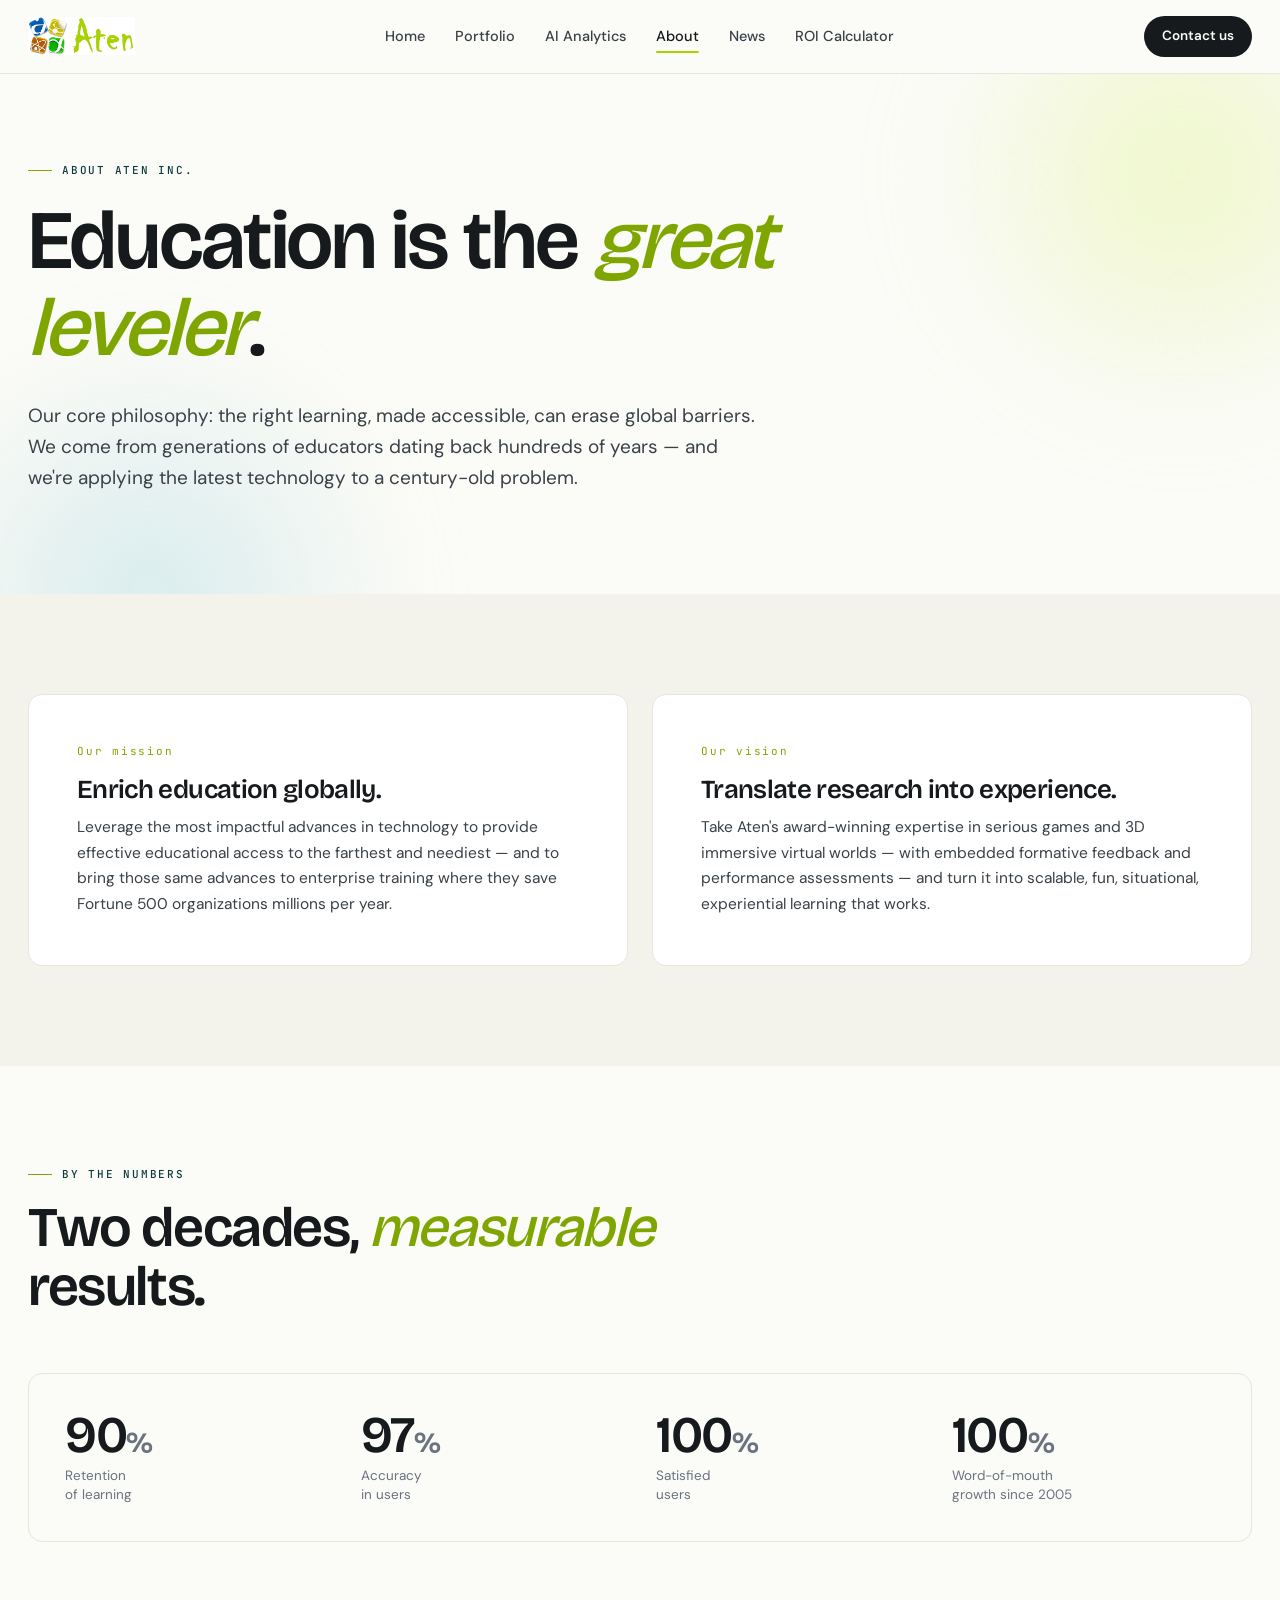
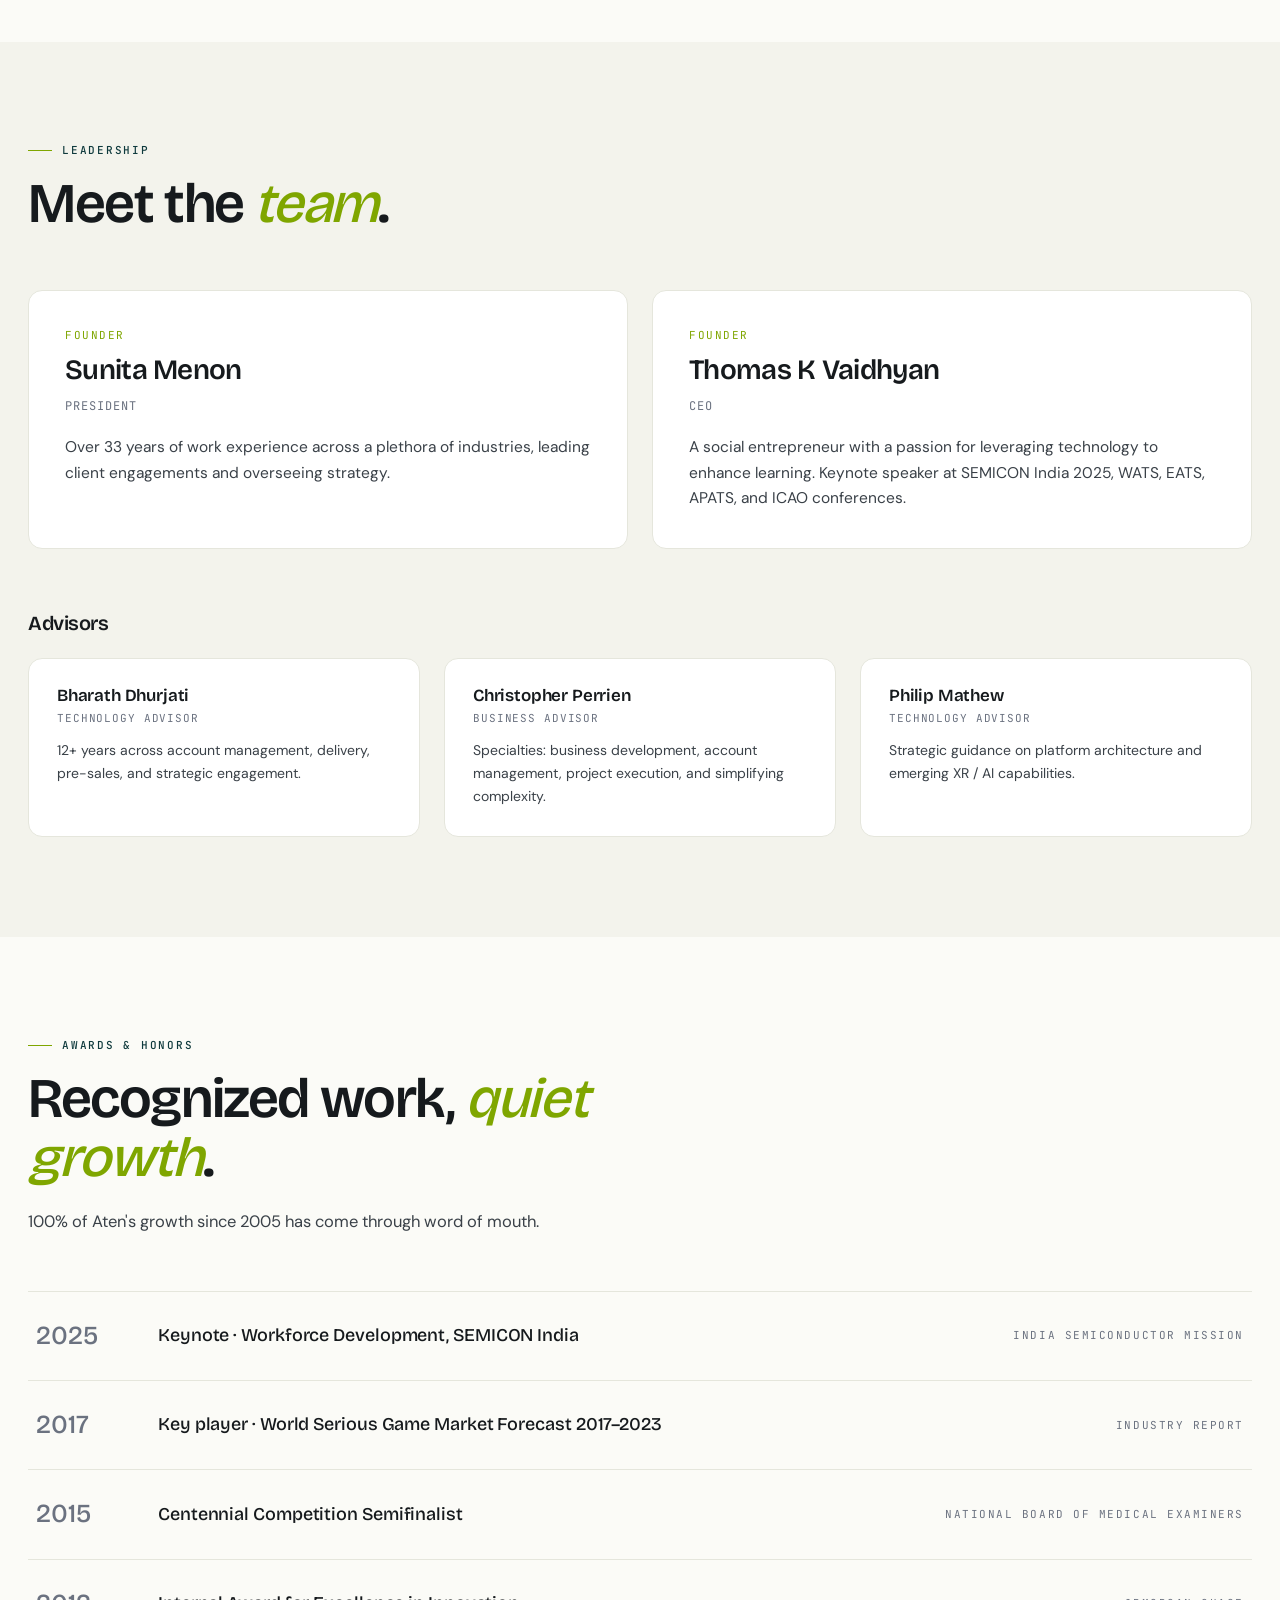
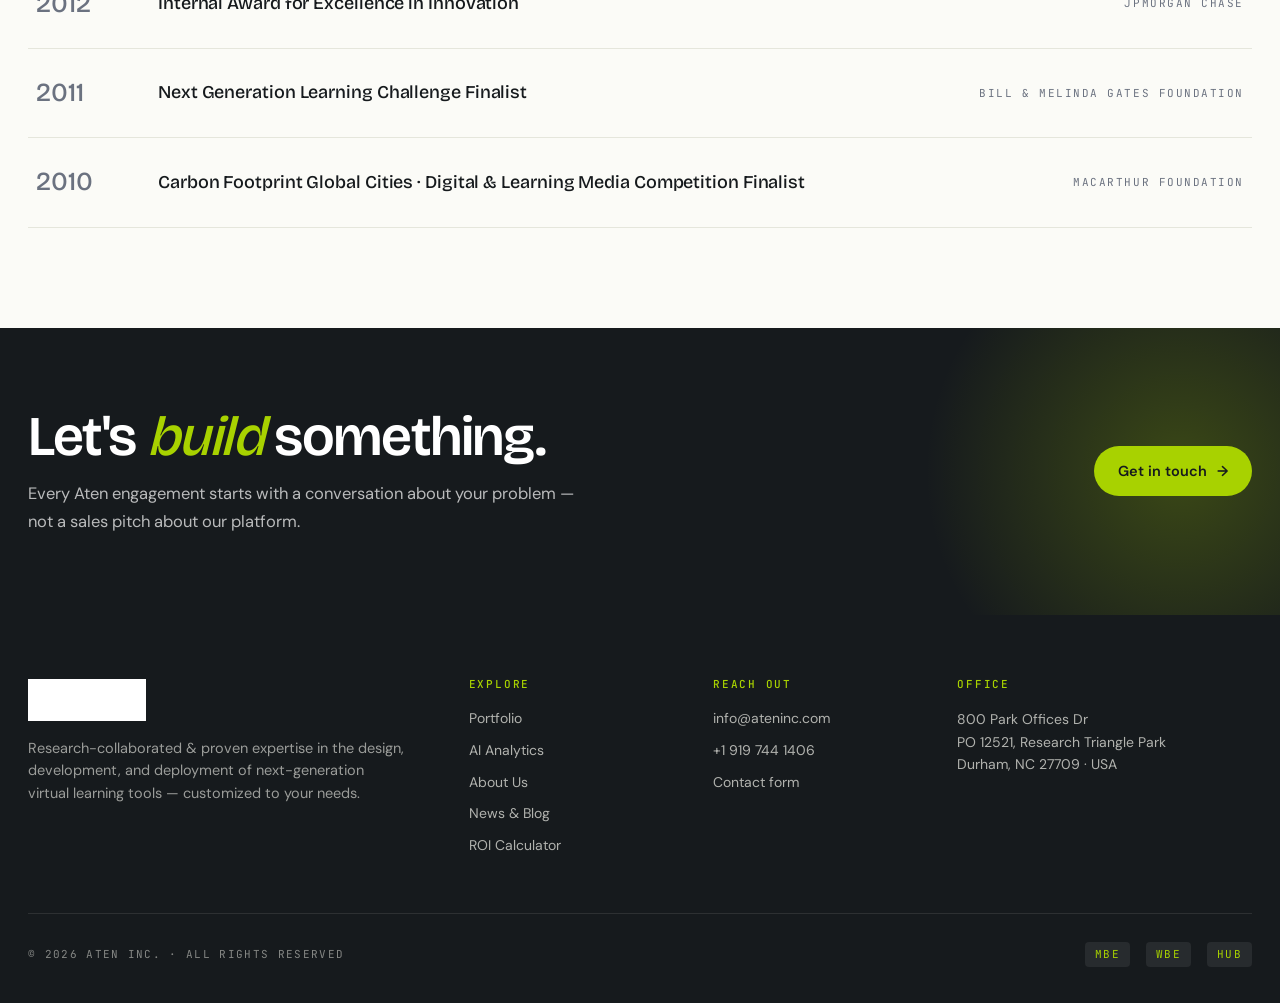
<file: about.html>
<!DOCTYPE html>
<html lang="en">
<head>
<meta charset="UTF-8" />
<meta name="viewport" content="width=device-width, initial-scale=1" />
<title>About — Aten Inc</title>
<meta name="description" content="Aten Inc — North Carolina-based MBE/WBE/HUB business and award-winning pioneer in serious games and immersive simulation training. Since 2005." />
<link rel="icon" type="image/png" href="[data-uri]" />
<link rel="preconnect" href="https://fonts.googleapis.com" />
<link rel="preconnect" href="https://fonts.gstatic.com" crossorigin />
<link href="https://fonts.googleapis.com/css2?family=Bricolage+Grotesque:opsz,wght@12..96,400;12..96,500;12..96,600;12..96,700&family=DM+Sans:ital,wght@0,300;0,400;0,500;0,600;1,400&family=JetBrains+Mono:wght@400;500&display=swap" rel="stylesheet" />
<style>/* ========================================================
   Aten Inc — Shared Styles
   Light, modern, brand-aligned. Lime green + deep teal.
   ======================================================== */

:root {
  --bg: #fbfbf7;
  --surface: #ffffff;
  --surface-2: #f3f3ec;
  --surface-3: #ecede4;
  --ink: #161a1d;
  --ink-2: #3a4148;
  --ink-3: #6b7280;
  --ink-4: #9ca3af;
  --line: #e5e6dc;
  --line-strong: #d3d5c8;

  --green: #a8d200;
  --green-deep: #7fa600;
  --green-soft: #eef7c8;

  --teal: #0f3a3d;
  --teal-2: #1a5256;
  --teal-light: #d6ebec;

  --warn: #e8704c;

  --display: "Bricolage Grotesque", "DM Sans", -apple-system, system-ui, sans-serif;
  --sans: "DM Sans", -apple-system, BlinkMacSystemFont, sans-serif;
  --mono: "JetBrains Mono", "SF Mono", Menlo, monospace;

  --radius: 14px;
  --radius-sm: 8px;
  --radius-lg: 24px;

  --shadow-sm: 0 1px 2px rgba(15, 58, 61, 0.04), 0 1px 3px rgba(15, 58, 61, 0.06);
  --shadow: 0 4px 12px rgba(15, 58, 61, 0.06), 0 2px 4px rgba(15, 58, 61, 0.04);
  --shadow-lg: 0 24px 48px -12px rgba(15, 58, 61, 0.18);

  --t: 0.25s cubic-bezier(0.2, 0.7, 0.1, 1);
  --t-slow: 0.5s cubic-bezier(0.2, 0.7, 0.1, 1);
}

*, *::before, *::after { box-sizing: border-box; margin: 0; padding: 0; }
html { scroll-behavior: smooth; -webkit-text-size-adjust: 100%; }
body {
  background: var(--bg);
  color: var(--ink);
  font-family: var(--sans);
  font-size: 16px;
  line-height: 1.55;
  -webkit-font-smoothing: antialiased;
  -moz-osx-font-smoothing: grayscale;
  overflow-x: hidden;
}
img, svg { max-width: 100%; display: block; }
a { color: inherit; text-decoration: none; }
button { font: inherit; cursor: pointer; border: none; background: none; color: inherit; }

.container {
  max-width: 1280px;
  margin: 0 auto;
  padding: 0 28px;
}
.container-narrow { max-width: 920px; margin: 0 auto; padding: 0 28px; }

/* ---------- TYPOGRAPHY ---------- */
.eyebrow {
  font-family: var(--mono);
  font-size: 11px;
  font-weight: 500;
  letter-spacing: 0.16em;
  text-transform: uppercase;
  color: var(--teal);
  display: inline-flex;
  align-items: center;
  gap: 10px;
}
.eyebrow::before {
  content: "";
  width: 24px;
  height: 1px;
  background: var(--green-deep);
}

h1, h2, h3, h4 {
  font-family: var(--display);
  font-weight: 600;
  line-height: 1.05;
  letter-spacing: -0.025em;
  color: var(--ink);
}
h1 { font-size: clamp(40px, 6.5vw, 84px); font-weight: 600; }
h2 { font-size: clamp(32px, 4.5vw, 56px); }
h3 { font-size: clamp(20px, 2.4vw, 28px); }
h4 { font-size: 18px; letter-spacing: -0.01em; }

p { color: var(--ink-2); font-size: 16.5px; line-height: 1.65; }
p.lead { font-size: 19px; color: var(--ink-2); line-height: 1.55; }

.accent { color: var(--green-deep); }
.italic { font-style: italic; }

/* ---------- NAV ---------- */
nav.site-nav {
  position: sticky;
  top: 0;
  z-index: 50;
  background: rgba(251, 251, 247, 0.85);
  backdrop-filter: saturate(180%) blur(14px);
  -webkit-backdrop-filter: saturate(180%) blur(14px);
  border-bottom: 1px solid var(--line);
}
.nav-inner {
  display: flex;
  align-items: center;
  justify-content: space-between;
  padding: 16px 28px;
  max-width: 1280px;
  margin: 0 auto;
  gap: 24px;
}
.nav-logo {
  display: flex;
  align-items: center;
  gap: 8px;
  flex-shrink: 0;
}
.nav-logo img {
  height: 38px;
  width: auto;
}
.nav-links {
  display: flex;
  gap: 30px;
  list-style: none;
  font-size: 14.5px;
  font-weight: 500;
}
.nav-links a {
  color: var(--ink-2);
  transition: color var(--t);
  position: relative;
  padding: 6px 0;
}
.nav-links a:hover, .nav-links a.active { color: var(--ink); }
.nav-links a.active::after {
  content: "";
  position: absolute;
  bottom: -2px; left: 0; right: 0;
  height: 2px;
  background: var(--green);
  border-radius: 2px;
}
.nav-cta {
  font-size: 13.5px;
  font-weight: 600;
  padding: 10px 18px;
  background: var(--ink);
  color: var(--bg);
  border-radius: 999px;
  transition: all var(--t);
  white-space: nowrap;
}
.nav-cta:hover {
  background: var(--teal);
  transform: translateY(-1px);
}
.nav-burger {
  display: none;
  width: 28px;
  height: 28px;
  flex-direction: column;
  justify-content: center;
  gap: 5px;
}
.nav-burger span {
  display: block;
  height: 2px;
  background: var(--ink);
  border-radius: 2px;
  transition: all var(--t);
}

@media (max-width: 880px) {
  .nav-links, .nav-cta { display: none; }
  .nav-burger { display: flex; }
  .nav-inner.open + .mobile-drawer { display: block; }
}

.mobile-drawer {
  display: none;
  border-bottom: 1px solid var(--line);
  background: var(--bg);
  padding: 12px 28px 24px;
}
.mobile-drawer ul {
  list-style: none;
  display: flex;
  flex-direction: column;
  gap: 4px;
}
.mobile-drawer a {
  display: block;
  padding: 12px 0;
  border-bottom: 1px solid var(--line);
  font-weight: 500;
  font-size: 16px;
}
.mobile-drawer a:last-child { border-bottom: none; }

/* ---------- BUTTONS ---------- */
.btn {
  display: inline-flex;
  align-items: center;
  gap: 10px;
  padding: 14px 24px;
  border-radius: 999px;
  font-weight: 600;
  font-size: 14.5px;
  transition: all var(--t);
  white-space: nowrap;
}
.btn-primary {
  background: var(--ink);
  color: #fff;
}
.btn-primary:hover {
  background: var(--teal);
  transform: translateY(-1px);
  box-shadow: var(--shadow);
}
.btn-accent {
  background: var(--green);
  color: var(--ink);
}
.btn-accent:hover {
  background: var(--green-deep);
  color: #fff;
  transform: translateY(-1px);
  box-shadow: 0 6px 16px rgba(168, 210, 0, 0.35);
}
.btn-ghost {
  background: transparent;
  color: var(--ink);
  border: 1.5px solid var(--line-strong);
}
.btn-ghost:hover {
  border-color: var(--ink);
  background: var(--surface-2);
}
.btn-arrow { transition: transform var(--t); }
.btn:hover .btn-arrow { transform: translateX(4px); }

/* ---------- HERO ---------- */
.hero {
  padding: 80px 0 100px;
  position: relative;
  overflow: hidden;
}
.hero-grid {
  display: grid;
  grid-template-columns: 1fr;
  gap: 48px;
}
.hero h1 { max-width: 16ch; margin-top: 22px; }
.hero h1 em {
  font-style: italic;
  color: var(--green-deep);
  font-weight: 500;
}
.hero-lead {
  margin-top: 28px;
  max-width: 56ch;
  font-size: 19px;
  color: var(--ink-2);
}
.hero-actions {
  margin-top: 36px;
  display: flex;
  gap: 12px;
  flex-wrap: wrap;
}

.hero-blob {
  position: absolute;
  width: 600px;
  height: 600px;
  border-radius: 50%;
  background: radial-gradient(circle at center, var(--green-soft) 0%, transparent 60%);
  filter: blur(40px);
  pointer-events: none;
  z-index: -1;
}
.hero-blob.tr { top: -200px; right: -200px; }
.hero-blob.bl { bottom: -300px; left: -150px; background: radial-gradient(circle at center, var(--teal-light) 0%, transparent 60%); }

@media (max-width: 720px) {
  .hero { padding: 56px 0 80px; }
}

/* ---------- SECTIONS ---------- */
.section {
  padding: 100px 0;
  position: relative;
}
.section-tinted { background: var(--surface-2); }
.section-dark {
  background: var(--ink);
  color: #f3f3ec;
}
.section-dark h1, .section-dark h2, .section-dark h3 { color: #fff; }
.section-dark p { color: rgba(243, 243, 236, 0.75); }
.section-dark .eyebrow { color: var(--green); }
.section-dark .eyebrow::before { background: var(--green); }

.section-head {
  display: grid;
  grid-template-columns: 1fr;
  gap: 16px;
  margin-bottom: 56px;
  max-width: 720px;
}
.section-head.center { margin-left: auto; margin-right: auto; text-align: center; }
.section-head.center .eyebrow { justify-content: center; }
.section-head h2 em { font-style: italic; color: var(--green-deep); font-weight: 500; }
.section-head p { margin-top: 4px; }

@media (max-width: 720px) {
  .section { padding: 72px 0; }
  .section-head { margin-bottom: 40px; }
}

/* ---------- CARD GRID ---------- */
.grid {
  display: grid;
  gap: 24px;
}
.grid-3 { grid-template-columns: repeat(3, 1fr); }
.grid-4 { grid-template-columns: repeat(4, 1fr); }
.grid-2 { grid-template-columns: repeat(2, 1fr); }

@media (max-width: 980px) {
  .grid-3, .grid-4 { grid-template-columns: repeat(2, 1fr); }
}
@media (max-width: 640px) {
  .grid-3, .grid-4, .grid-2 { grid-template-columns: 1fr; }
}

.card {
  background: var(--surface);
  border: 1px solid var(--line);
  border-radius: var(--radius);
  padding: 32px;
  transition: all var(--t);
}
.card:hover {
  border-color: var(--line-strong);
  transform: translateY(-2px);
  box-shadow: var(--shadow);
}
.card .num {
  font-family: var(--mono);
  font-size: 11px;
  letter-spacing: 0.16em;
  color: var(--green-deep);
  margin-bottom: 16px;
  display: block;
}
.card h3 {
  margin-bottom: 12px;
}
.card p {
  font-size: 15.5px;
}

/* ---------- STATS ---------- */
.stats-row {
  display: grid;
  grid-template-columns: repeat(4, 1fr);
  gap: 32px;
  padding: 48px 0;
  border-top: 1px solid var(--line);
  border-bottom: 1px solid var(--line);
}
.stat {
  display: flex;
  flex-direction: column;
  gap: 6px;
}
.stat-num {
  font-family: var(--display);
  font-weight: 600;
  font-size: clamp(36px, 4vw, 52px);
  line-height: 1;
  letter-spacing: -0.025em;
  color: var(--ink);
}
.stat-num small { font-size: 0.55em; color: var(--ink-3); }
.stat-label {
  font-size: 13.5px;
  color: var(--ink-3);
  line-height: 1.4;
}
@media (max-width: 720px) {
  .stats-row { grid-template-columns: 1fr 1fr; gap: 28px; }
}

/* ---------- COMPARE TABLE ---------- */
.compare {
  display: grid;
  grid-template-columns: 1fr 1fr;
  gap: 0;
  border: 1px solid var(--line);
  border-radius: var(--radius);
  overflow: hidden;
  background: var(--surface);
}
.compare-col { padding: 36px 32px; }
.compare-col.old {
  background: var(--surface-2);
  border-right: 1px solid var(--line);
}
.compare-col.new {
  background: linear-gradient(135deg, var(--green-soft) 0%, transparent 80%);
}
.compare-tag {
  font-family: var(--mono);
  font-size: 11px;
  letter-spacing: 0.16em;
  text-transform: uppercase;
  color: var(--ink-3);
  margin-bottom: 8px;
  font-weight: 500;
}
.compare-col.new .compare-tag { color: var(--green-deep); }
.compare h3 {
  font-family: var(--display);
  font-size: 24px;
  margin-bottom: 24px;
}
.compare ul { list-style: none; }
.compare ul li {
  padding: 10px 0;
  font-size: 14.5px;
  display: flex;
  gap: 12px;
  align-items: flex-start;
  color: var(--ink-2);
  border-top: 1px solid var(--line);
}
.compare-col.old ul li::before {
  content: "✕";
  color: var(--ink-4);
  font-size: 12px;
  margin-top: 3px;
}
.compare-col.new ul li::before {
  content: "✓";
  color: var(--green-deep);
  font-weight: 700;
  font-size: 14px;
}
.compare-col.new ul li { color: var(--ink); }
@media (max-width: 720px) {
  .compare { grid-template-columns: 1fr; }
  .compare-col.old { border-right: none; border-bottom: 1px solid var(--line); }
}

/* ---------- TESTIMONIAL ---------- */
.quote {
  max-width: 880px;
  margin: 0 auto;
  text-align: center;
}
.quote blockquote {
  font-family: var(--display);
  font-size: clamp(22px, 2.4vw, 30px);
  line-height: 1.4;
  font-weight: 500;
  letter-spacing: -0.015em;
  color: var(--ink);
  margin-bottom: 32px;
}
.quote-attr {
  display: flex;
  flex-direction: column;
  gap: 4px;
  align-items: center;
}
.quote-name { font-weight: 600; color: var(--ink); }
.quote-role {
  font-family: var(--mono);
  font-size: 12px;
  color: var(--ink-3);
  letter-spacing: 0.06em;
}

/* ---------- AWARDS LIST ---------- */
.awards { border-top: 1px solid var(--line); }
.award {
  display: grid;
  grid-template-columns: 90px 1fr auto;
  align-items: center;
  gap: 32px;
  padding: 24px 8px;
  border-bottom: 1px solid var(--line);
  transition: padding var(--t), background var(--t);
}
.award:hover { padding-left: 18px; background: var(--surface-2); }
.award-year {
  font-family: var(--display);
  font-weight: 500;
  font-size: 26px;
  color: var(--ink-3);
  transition: color var(--t);
}
.award:hover .award-year { color: var(--green-deep); }
.award-title {
  font-family: var(--display);
  font-size: 18px;
  font-weight: 500;
  color: var(--ink);
  letter-spacing: -0.005em;
}
.award-org {
  font-family: var(--mono);
  font-size: 11px;
  text-transform: uppercase;
  letter-spacing: 0.14em;
  color: var(--ink-3);
}
@media (max-width: 720px) {
  .award { grid-template-columns: 1fr; gap: 4px; padding: 18px 8px; }
  .award-year { font-size: 22px; }
  .award-title { font-size: 16px; }
}

/* ---------- CTA BANNER ---------- */
.cta-banner {
  background: var(--ink);
  color: #fff;
  padding: 80px 0;
  position: relative;
  overflow: hidden;
}
.cta-banner::before {
  content: "";
  position: absolute;
  top: 50%; right: -200px;
  transform: translateY(-50%);
  width: 600px; height: 600px;
  border-radius: 50%;
  background: radial-gradient(circle at center, rgba(168, 210, 0, 0.25) 0%, transparent 60%);
  pointer-events: none;
}
.cta-inner {
  display: grid;
  grid-template-columns: 2fr 1fr;
  gap: 48px;
  align-items: center;
  position: relative;
  z-index: 1;
}
.cta-banner h2 { color: #fff; }
.cta-banner h2 em { color: var(--green); font-style: italic; font-weight: 500; }
.cta-banner p { color: rgba(255, 255, 255, 0.7); margin-top: 14px; max-width: 50ch; }
.cta-actions {
  display: flex;
  gap: 12px;
  justify-self: end;
  flex-wrap: wrap;
}
@media (max-width: 820px) {
  .cta-inner { grid-template-columns: 1fr; }
  .cta-actions { justify-self: start; }
}

/* ---------- FOOTER ---------- */
footer.site-footer {
  background: var(--ink);
  color: rgba(243, 243, 236, 0.7);
  padding: 64px 0 36px;
}
.footer-grid {
  display: grid;
  grid-template-columns: 2fr 1fr 1fr 1.5fr;
  gap: 48px;
  margin-bottom: 56px;
}
.footer-brand img {
  height: 42px;
  filter: brightness(0) invert(1);
  margin-bottom: 16px;
}
.footer-tag {
  font-size: 14.5px;
  line-height: 1.55;
  max-width: 38ch;
  color: rgba(243, 243, 236, 0.6);
}
.footer-col h4 {
  font-family: var(--mono);
  font-size: 11px;
  font-weight: 500;
  letter-spacing: 0.16em;
  text-transform: uppercase;
  color: var(--green);
  margin-bottom: 18px;
}
.footer-col ul { list-style: none; display: flex; flex-direction: column; gap: 10px; font-size: 14px; }
.footer-col a { color: rgba(243, 243, 236, 0.7); transition: color var(--t); }
.footer-col a:hover { color: #fff; }
.footer-col p { color: rgba(243, 243, 236, 0.7); font-size: 14px; line-height: 1.6; }
.footer-bottom {
  display: flex;
  justify-content: space-between;
  align-items: center;
  padding-top: 28px;
  border-top: 1px solid rgba(243, 243, 236, 0.1);
  font-family: var(--mono);
  font-size: 11px;
  letter-spacing: 0.12em;
  text-transform: uppercase;
  color: rgba(243, 243, 236, 0.5);
}
.footer-bottom .cert {
  display: flex;
  gap: 16px;
}
.footer-bottom .cert span {
  padding: 4px 10px;
  background: rgba(243, 243, 236, 0.08);
  border-radius: 4px;
  color: var(--green);
}
@media (max-width: 880px) {
  .footer-grid { grid-template-columns: 1fr 1fr; gap: 36px; }
}
@media (max-width: 560px) {
  .footer-grid { grid-template-columns: 1fr; }
  .footer-bottom { flex-direction: column; gap: 16px; align-items: flex-start; }
}

/* ---------- PORTFOLIO GRID ---------- */
.filters {
  display: flex;
  gap: 6px;
  flex-wrap: wrap;
  margin-bottom: 32px;
  padding: 6px;
  background: var(--surface-2);
  border-radius: 999px;
  width: max-content;
  max-width: 100%;
  overflow-x: auto;
}
.filter-btn {
  padding: 9px 18px;
  font-size: 13px;
  font-weight: 500;
  border-radius: 999px;
  color: var(--ink-3);
  transition: all var(--t);
  white-space: nowrap;
}
.filter-btn:hover { color: var(--ink); }
.filter-btn.active {
  background: var(--ink);
  color: #fff;
}

.portfolio-grid {
  display: grid;
  grid-template-columns: repeat(3, 1fr);
  gap: 20px;
}
@media (max-width: 980px) { .portfolio-grid { grid-template-columns: repeat(2, 1fr); } }
@media (max-width: 600px) { .portfolio-grid { grid-template-columns: 1fr; } }

.portfolio-item {
  background: var(--surface);
  border: 1px solid var(--line);
  border-radius: var(--radius);
  overflow: hidden;
  cursor: pointer;
  transition: all var(--t);
  display: flex;
  flex-direction: column;
}
.portfolio-item:hover {
  transform: translateY(-3px);
  box-shadow: var(--shadow-lg);
  border-color: transparent;
}
.portfolio-thumb {
  position: relative;
  aspect-ratio: 16 / 10;
  overflow: hidden;
  background: var(--surface-3);
}
.portfolio-thumb img {
  width: 100%;
  height: 100%;
  object-fit: cover;
  transition: transform var(--t-slow);
}
.portfolio-item:hover .portfolio-thumb img { transform: scale(1.04); }
.play-icon {
  position: absolute;
  inset: 0;
  display: grid;
  place-items: center;
  background: rgba(15, 58, 61, 0);
  transition: background var(--t);
}
.play-icon::after {
  content: "";
  width: 56px; height: 56px;
  border-radius: 50%;
  background: rgba(255, 255, 255, 0.95);
  background-image: url("data:image/svg+xml,%3Csvg xmlns='http://www.w3.org/2000/svg' viewBox='0 0 24 24' fill='%23161a1d'%3E%3Cpath d='M8 5v14l11-7z'/%3E%3C/svg%3E");
  background-repeat: no-repeat;
  background-position: center;
  background-size: 28px;
  transform: scale(0.8);
  opacity: 0;
  transition: all var(--t);
  box-shadow: 0 8px 24px rgba(0, 0, 0, 0.25);
}
.portfolio-item:hover .play-icon { background: rgba(15, 58, 61, 0.18); }
.portfolio-item:hover .play-icon::after { transform: scale(1); opacity: 1; }
.portfolio-meta {
  padding: 18px 20px 22px;
}
.portfolio-cat {
  font-family: var(--mono);
  font-size: 10.5px;
  letter-spacing: 0.14em;
  text-transform: uppercase;
  color: var(--green-deep);
  margin-bottom: 6px;
  font-weight: 500;
}
.portfolio-title {
  font-family: var(--display);
  font-size: 17.5px;
  font-weight: 600;
  color: var(--ink);
  letter-spacing: -0.01em;
  line-height: 1.25;
  margin-bottom: 4px;
}
.portfolio-date {
  font-size: 12.5px;
  color: var(--ink-3);
}

/* ---------- VIDEO LIGHTBOX ---------- */
.lightbox {
  position: fixed;
  inset: 0;
  background: rgba(15, 18, 20, 0.92);
  backdrop-filter: blur(8px);
  z-index: 100;
  display: none;
  align-items: center;
  justify-content: center;
  padding: 24px;
  animation: fade 0.3s ease;
}
.lightbox.open { display: flex; }
@keyframes fade { from { opacity: 0; } to { opacity: 1; } }
.lightbox-inner {
  position: relative;
  width: 100%;
  max-width: 1100px;
  aspect-ratio: 16 / 9;
  background: #000;
  border-radius: var(--radius);
  overflow: hidden;
  box-shadow: 0 30px 80px rgba(0, 0, 0, 0.5);
}
.lightbox iframe {
  width: 100%;
  height: 100%;
  border: 0;
}
.lightbox-close {
  position: absolute;
  top: -48px;
  right: 0;
  width: 36px;
  height: 36px;
  border-radius: 50%;
  background: rgba(255, 255, 255, 0.1);
  color: #fff;
  display: grid;
  place-items: center;
  font-size: 22px;
  transition: background var(--t);
}
.lightbox-close:hover { background: rgba(255, 255, 255, 0.2); }
.lightbox-caption {
  position: absolute;
  bottom: -40px;
  left: 0;
  font-family: var(--mono);
  font-size: 12px;
  letter-spacing: 0.1em;
  text-transform: uppercase;
  color: rgba(255, 255, 255, 0.7);
}

/* ---------- FORM ---------- */
.form-row {
  display: grid;
  grid-template-columns: 1fr 1fr;
  gap: 18px;
  margin-bottom: 18px;
}
@media (max-width: 600px) { .form-row { grid-template-columns: 1fr; } }
.field { display: flex; flex-direction: column; gap: 6px; }
.field label {
  font-family: var(--mono);
  font-size: 11px;
  letter-spacing: 0.14em;
  text-transform: uppercase;
  color: var(--ink-3);
  font-weight: 500;
}
.field input, .field textarea, .field select {
  font-family: inherit;
  font-size: 15px;
  padding: 14px 16px;
  border: 1.5px solid var(--line-strong);
  border-radius: var(--radius-sm);
  background: var(--surface);
  color: var(--ink);
  transition: border-color var(--t);
}
.field input:focus, .field textarea:focus, .field select:focus {
  outline: none;
  border-color: var(--green-deep);
}
.field textarea { resize: vertical; min-height: 120px; }

/* ---------- ROI SLIDER ---------- */
.slider-row {
  display: grid;
  grid-template-columns: 1fr;
  gap: 8px;
  padding: 14px 0;
  border-bottom: 1px solid var(--line);
}
.slider-head {
  display: flex;
  justify-content: space-between;
  align-items: center;
}
.slider-label {
  font-family: var(--mono);
  font-size: 12px;
  letter-spacing: 0.1em;
  text-transform: uppercase;
  color: var(--ink-2);
}
.slider-value {
  font-family: var(--display);
  font-size: 22px;
  font-weight: 600;
  color: var(--ink);
}
input[type="range"] {
  -webkit-appearance: none;
  appearance: none;
  width: 100%;
  height: 4px;
  background: var(--line);
  border-radius: 2px;
  outline: none;
}
input[type="range"]::-webkit-slider-thumb {
  -webkit-appearance: none;
  appearance: none;
  width: 22px;
  height: 22px;
  border-radius: 50%;
  background: var(--green);
  border: 3px solid var(--ink);
  cursor: pointer;
  transition: transform var(--t);
}
input[type="range"]::-webkit-slider-thumb:hover { transform: scale(1.15); }
input[type="range"]::-moz-range-thumb {
  width: 22px;
  height: 22px;
  border-radius: 50%;
  background: var(--green);
  border: 3px solid var(--ink);
  cursor: pointer;
}

/* ---------- ENTRANCE ANIMATIONS ---------- */
@keyframes rise {
  from { opacity: 0; transform: translateY(18px); }
  to   { opacity: 1; transform: translateY(0); }
}
.reveal { opacity: 0; animation: rise 0.8s cubic-bezier(0.2, 0.7, 0.1, 1) forwards; }
.reveal.d1 { animation-delay: 0.05s; }
.reveal.d2 { animation-delay: 0.15s; }
.reveal.d3 { animation-delay: 0.25s; }
.reveal.d4 { animation-delay: 0.35s; }
.reveal.d5 { animation-delay: 0.45s; }

.scroll-reveal {
  opacity: 0;
  transform: translateY(24px);
  transition: opacity 0.7s cubic-bezier(0.2, 0.7, 0.1, 1), transform 0.7s cubic-bezier(0.2, 0.7, 0.1, 1);
}
.scroll-reveal.in { opacity: 1; transform: translateY(0); }

/* ---------- UTIL ---------- */
.text-center { text-align: center; }
.mt-0 { margin-top: 0 !important; }
.mt-2 { margin-top: 16px; }
.mt-4 { margin-top: 32px; }
.divider { height: 1px; background: var(--line); margin: 0; }
</style>
</head>
<body>

<nav class="site-nav">
  <div class="nav-inner">
    <a href="index.html" class="nav-logo"><img src="[data-uri]" alt="Aten Inc." /></a>
    <ul class="nav-links">
      <li><a href="index.html">Home</a></li>
      <li><a href="portfolio.html">Portfolio</a></li>
      <li><a href="ai-analytics.html">AI Analytics</a></li>
      <li><a href="about.html" class="active">About</a></li>
      <li><a href="news.html">News</a></li>
      <li><a href="roi-calculator.html">ROI Calculator</a></li>
    </ul>
    <a href="contact.html" class="nav-cta">Contact us</a>
    <button class="nav-burger" aria-label="Menu"><span></span><span></span><span></span></button>
  </div>
  <div class="mobile-drawer">
    <ul>
      <li><a href="index.html">Home</a></li>
      <li><a href="portfolio.html">Portfolio</a></li>
      <li><a href="ai-analytics.html">AI Analytics</a></li>
      <li><a href="about.html">About</a></li>
      <li><a href="news.html">News &amp; Blog</a></li>
      <li><a href="roi-calculator.html">ROI Calculator</a></li>
      <li><a href="contact.html">Contact</a></li>
    </ul>
  </div>
</nav>

<header class="hero">
  <div class="hero-blob tr"></div>
  <div class="hero-blob bl"></div>
  <div class="container">
    <span class="eyebrow reveal d1">About Aten Inc.</span>
    <h1 class="reveal d2" style="margin-top: 18px;">Education is the <em>great leveler</em>.</h1>
    <p class="hero-lead reveal d3">
      Our core philosophy: the right learning, made accessible, can erase global barriers. We come from generations of educators dating back hundreds of years — and we're applying the latest technology to a century-old problem.
    </p>
  </div>
</header>

<section class="section section-tinted">
  <div class="container">
    <div class="grid grid-2">
      <div class="card scroll-reveal" style="padding: 48px;">
        <span class="num">Our mission</span>
        <h3 style="font-size: 26px;">Enrich education globally.</h3>
        <p>Leverage the most impactful advances in technology to provide effective educational access to the farthest and neediest — and to bring those same advances to enterprise training where they save Fortune 500 organizations millions per year.</p>
      </div>
      <div class="card scroll-reveal" style="padding: 48px;">
        <span class="num">Our vision</span>
        <h3 style="font-size: 26px;">Translate research into experience.</h3>
        <p>Take Aten's award-winning expertise in serious games and 3D immersive virtual worlds — with embedded formative feedback and performance assessments — and turn it into scalable, fun, situational, experiential learning that works.</p>
      </div>
    </div>
  </div>
</section>

<section class="section">
  <div class="container">
    <div class="section-head scroll-reveal">
      <span class="eyebrow">By the numbers</span>
      <h2>Two decades, <em>measurable</em> results.</h2>
    </div>
    <div class="stats-row" style="border: 1px solid var(--line); border-radius: var(--radius); padding: 36px;">
      <div class="stat scroll-reveal">
        <div class="stat-num">90<small>%</small></div>
        <div class="stat-label">Retention<br/>of learning</div>
      </div>
      <div class="stat scroll-reveal">
        <div class="stat-num">97<small>%</small></div>
        <div class="stat-label">Accuracy<br/>in users</div>
      </div>
      <div class="stat scroll-reveal">
        <div class="stat-num">100<small>%</small></div>
        <div class="stat-label">Satisfied<br/>users</div>
      </div>
      <div class="stat scroll-reveal">
        <div class="stat-num">100<small>%</small></div>
        <div class="stat-label">Word-of-mouth<br/>growth since 2005</div>
      </div>
    </div>
  </div>
</section>

<section class="section section-tinted">
  <div class="container">
    <div class="section-head scroll-reveal">
      <span class="eyebrow">Leadership</span>
      <h2>Meet the <em>team</em>.</h2>
    </div>

    <div class="grid grid-2">
      <div class="card scroll-reveal" style="padding: 36px;">
        <div style="font-family: var(--mono); font-size: 11px; letter-spacing: 0.14em; text-transform: uppercase; color: var(--green-deep); margin-bottom: 12px;">Founder</div>
        <h3>Sunita Menon</h3>
        <p style="font-family: var(--mono); font-size: 12px; letter-spacing: 0.08em; text-transform: uppercase; color: var(--ink-3); margin-top: 4px;">President</p>
        <p style="margin-top: 18px;">Over 33 years of work experience across a plethora of industries, leading client engagements and overseeing strategy.</p>
      </div>
      <div class="card scroll-reveal" style="padding: 36px;">
        <div style="font-family: var(--mono); font-size: 11px; letter-spacing: 0.14em; text-transform: uppercase; color: var(--green-deep); margin-bottom: 12px;">Founder</div>
        <h3>Thomas K Vaidhyan</h3>
        <p style="font-family: var(--mono); font-size: 12px; letter-spacing: 0.08em; text-transform: uppercase; color: var(--ink-3); margin-top: 4px;">CEO</p>
        <p style="margin-top: 18px;">A social entrepreneur with a passion for leveraging technology to enhance learning. Keynote speaker at SEMICON India 2025, WATS, EATS, APATS, and ICAO conferences.</p>
      </div>
    </div>

    <h3 style="margin-top: 64px; margin-bottom: 24px; font-size: 20px;">Advisors</h3>
    <div class="grid grid-3">
      <div class="card scroll-reveal" style="padding: 28px;">
        <h4 style="font-size: 17px;">Bharath Dhurjati</h4>
        <p style="font-family: var(--mono); font-size: 11px; letter-spacing: 0.08em; text-transform: uppercase; color: var(--ink-3); margin-top: 4px;">Technology Advisor</p>
        <p style="margin-top: 12px; font-size: 14px;">12+ years across account management, delivery, pre-sales, and strategic engagement.</p>
      </div>
      <div class="card scroll-reveal" style="padding: 28px;">
        <h4 style="font-size: 17px;">Christopher Perrien</h4>
        <p style="font-family: var(--mono); font-size: 11px; letter-spacing: 0.08em; text-transform: uppercase; color: var(--ink-3); margin-top: 4px;">Business Advisor</p>
        <p style="margin-top: 12px; font-size: 14px;">Specialties: business development, account management, project execution, and simplifying complexity.</p>
      </div>
      <div class="card scroll-reveal" style="padding: 28px;">
        <h4 style="font-size: 17px;">Philip Mathew</h4>
        <p style="font-family: var(--mono); font-size: 11px; letter-spacing: 0.08em; text-transform: uppercase; color: var(--ink-3); margin-top: 4px;">Technology Advisor</p>
        <p style="margin-top: 12px; font-size: 14px;">Strategic guidance on platform architecture and emerging XR / AI capabilities.</p>
      </div>
    </div>
  </div>
</section>

<section class="section">
  <div class="container">
    <div class="section-head scroll-reveal">
      <span class="eyebrow">Awards &amp; honors</span>
      <h2>Recognized work, <em>quiet growth</em>.</h2>
      <p>100% of Aten's growth since 2005 has come through word of mouth.</p>
    </div>

    <div class="awards">
      <div class="award scroll-reveal">
        <div class="award-year">2025</div>
        <div class="award-title">Keynote · Workforce Development, SEMICON India</div>
        <div class="award-org">India Semiconductor Mission</div>
      </div>
      <div class="award scroll-reveal">
        <div class="award-year">2017</div>
        <div class="award-title">Key player · World Serious Game Market Forecast 2017–2023</div>
        <div class="award-org">Industry Report</div>
      </div>
      <div class="award scroll-reveal">
        <div class="award-year">2015</div>
        <div class="award-title">Centennial Competition Semifinalist</div>
        <div class="award-org">National Board of Medical Examiners</div>
      </div>
      <div class="award scroll-reveal">
        <div class="award-year">2012</div>
        <div class="award-title">Internal Award for Excellence in Innovation</div>
        <div class="award-org">JPMorgan Chase</div>
      </div>
      <div class="award scroll-reveal">
        <div class="award-year">2011</div>
        <div class="award-title">Next Generation Learning Challenge Finalist</div>
        <div class="award-org">Bill &amp; Melinda Gates Foundation</div>
      </div>
      <div class="award scroll-reveal">
        <div class="award-year">2010</div>
        <div class="award-title">Carbon Footprint Global Cities · Digital &amp; Learning Media Competition Finalist</div>
        <div class="award-org">MacArthur Foundation</div>
      </div>
    </div>
  </div>
</section>

<section class="cta-banner">
  <div class="container">
    <div class="cta-inner">
      <div>
        <h2>Let's <em>build</em> something.</h2>
        <p>Every Aten engagement starts with a conversation about your problem — not a sales pitch about our platform.</p>
      </div>
      <div class="cta-actions">
        <a href="contact.html" class="btn btn-accent">Get in touch <span class="btn-arrow">→</span></a>
      </div>
    </div>
  </div>
</section>

<footer class="site-footer">
  <div class="container">
    <div class="footer-grid">
      <div class="footer-brand">
        <img src="[data-uri]" alt="Aten Inc." />
        <p class="footer-tag">Research-collaborated &amp; proven expertise in the design, development, and deployment of next-generation virtual learning tools — customized to your needs.</p>
      </div>
      <div class="footer-col">
        <h4>Explore</h4>
        <ul>
          <li><a href="portfolio.html">Portfolio</a></li>
          <li><a href="ai-analytics.html">AI Analytics</a></li>
          <li><a href="about.html">About Us</a></li>
          <li><a href="news.html">News &amp; Blog</a></li>
          <li><a href="roi-calculator.html">ROI Calculator</a></li>
        </ul>
      </div>
      <div class="footer-col">
        <h4>Reach out</h4>
        <ul>
          <li><a href="mailto:info@ateninc.com">info@ateninc.com</a></li>
          <li><a href="tel:+19197441406">+1 919 744 1406</a></li>
          <li><a href="contact.html">Contact form</a></li>
        </ul>
      </div>
      <div class="footer-col">
        <h4>Office</h4>
        <p>800 Park Offices Dr<br/>PO 12521, Research Triangle Park<br/>Durham, NC 27709 · USA</p>
      </div>
    </div>
    <div class="footer-bottom">
      <span>© <span id="year"></span> Aten Inc. · All Rights Reserved</span>
      <div class="cert"><span>MBE</span><span>WBE</span><span>HUB</span></div>
    </div>
  </div>
</footer>

<script>/* ============================================
   Aten Inc — Shared scripts
   ============================================ */

// Mobile nav toggle
(function () {
  const burger = document.querySelector('.nav-burger');
  const drawer = document.querySelector('.mobile-drawer');
  if (!burger || !drawer) return;
  burger.addEventListener('click', () => {
    const isOpen = drawer.classList.toggle('open');
    drawer.style.display = isOpen ? 'block' : 'none';
  });
})();

// Scroll reveal
(function () {
  const els = document.querySelectorAll('.scroll-reveal');
  if (!els.length) return;
  const io = new IntersectionObserver((entries) => {
    entries.forEach((e) => {
      if (e.isIntersecting) {
        e.target.classList.add('in');
        io.unobserve(e.target);
      }
    });
  }, { threshold: 0.1, rootMargin: '0px 0px -40px 0px' });
  els.forEach((el) => io.observe(el));
})();

// Year stamp
(function () {
  const y = document.getElementById('year');
  if (y) y.textContent = new Date().getFullYear();
})();
</script>
</body>
</html>
</file>
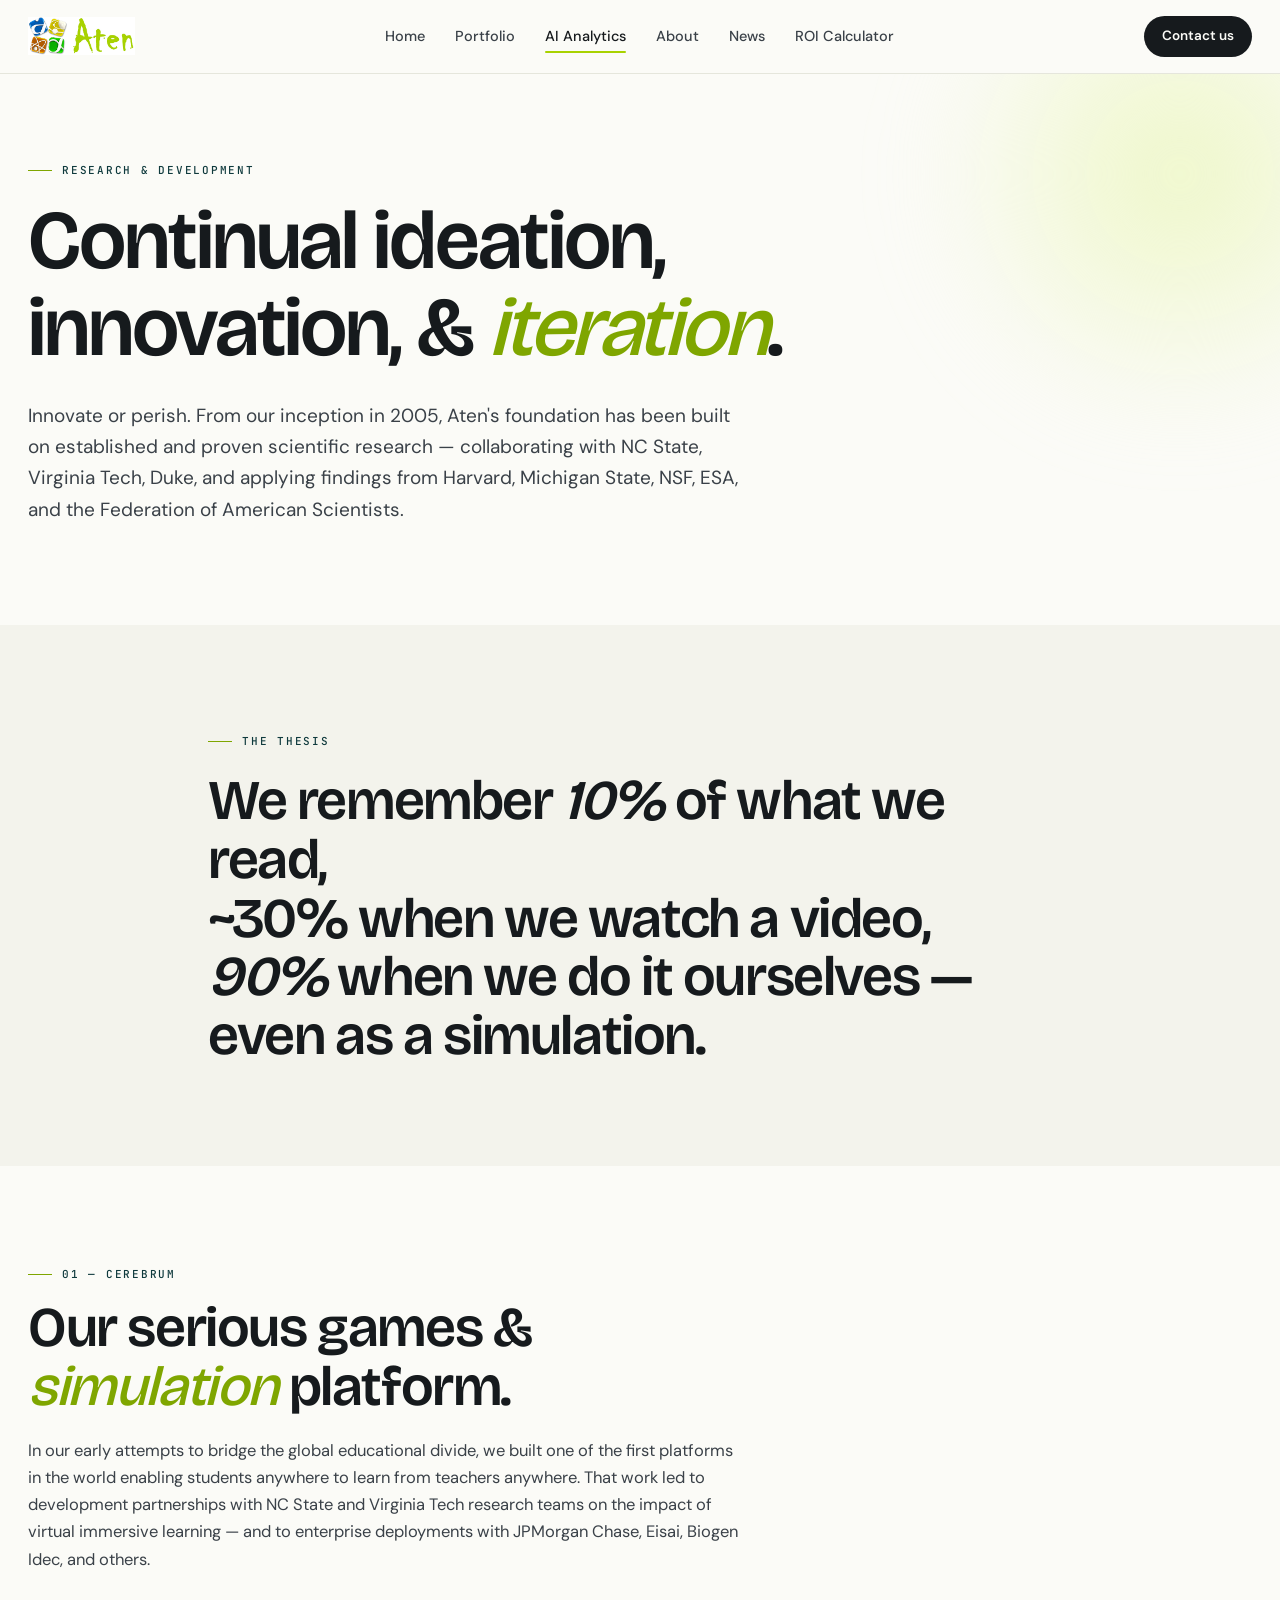
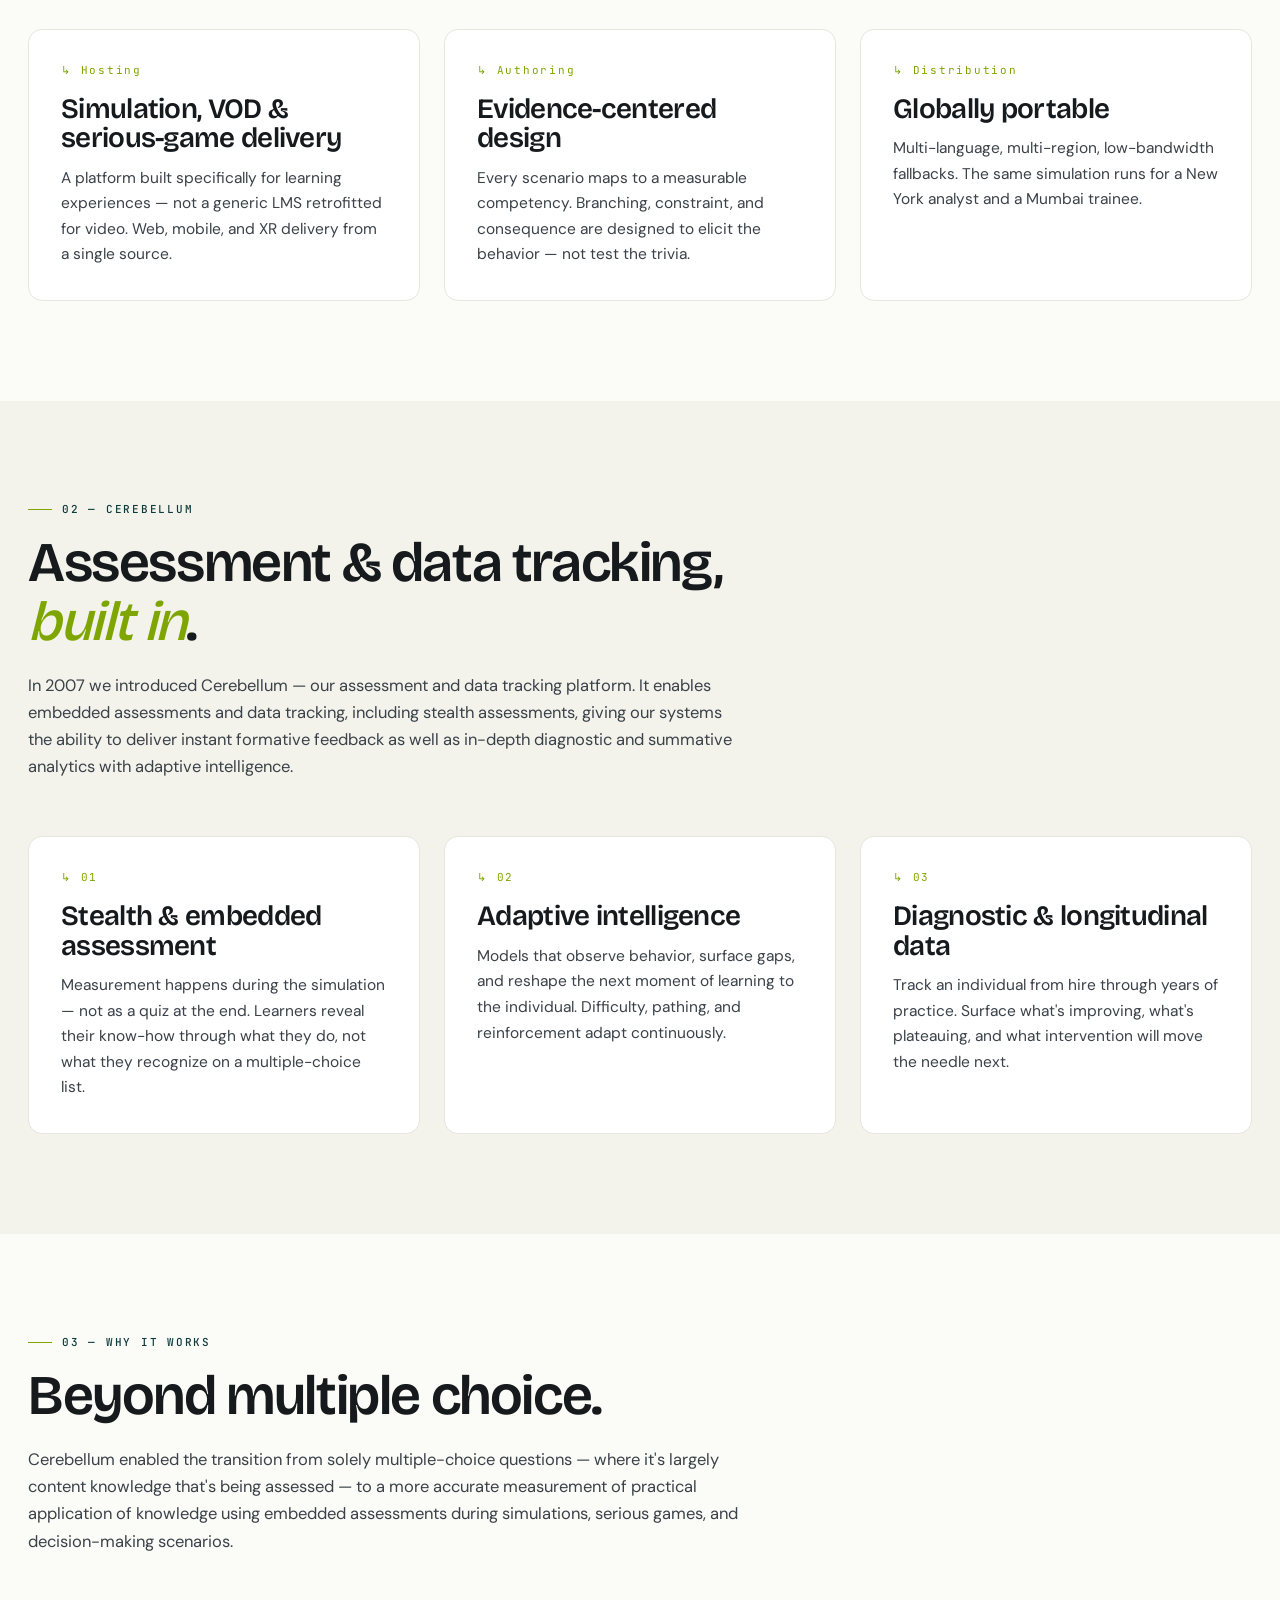
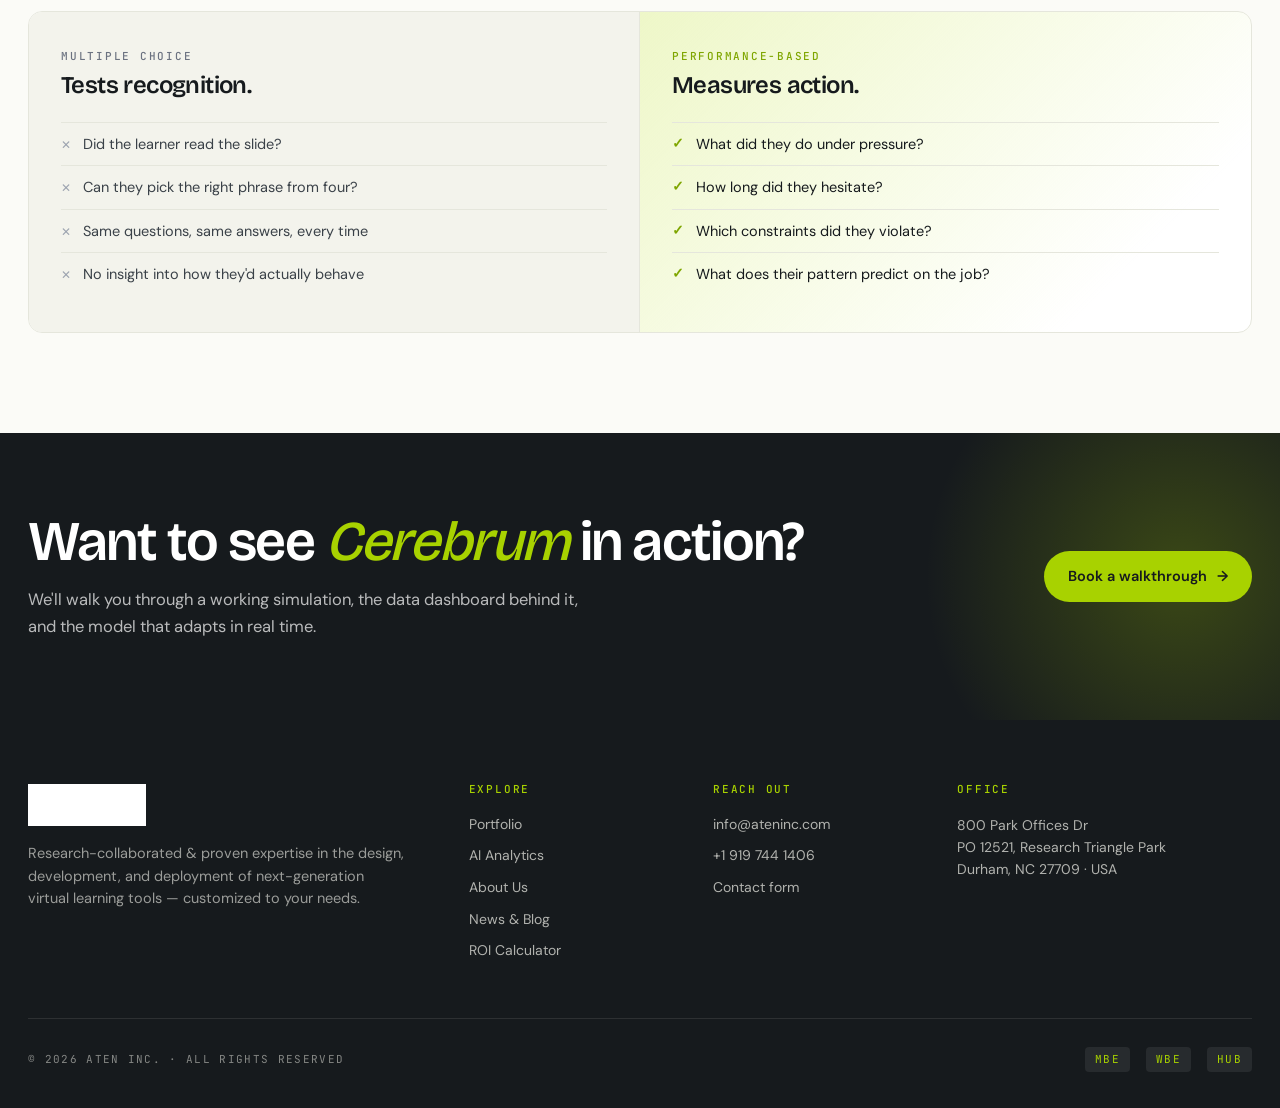
<file: ai-analytics.html>
<!DOCTYPE html>
<html lang="en">
<head>
<meta charset="UTF-8" />
<meta name="viewport" content="width=device-width, initial-scale=1" />
<title>AI Analytics — Aten Inc</title>
<meta name="description" content="AI/ML and data-driven personalized learning. Aten's research-backed Cerebrum and Cerebellum platforms power adaptive immersive training." />
<link rel="icon" type="image/png" href="[data-uri]" />
<link rel="preconnect" href="https://fonts.googleapis.com" />
<link rel="preconnect" href="https://fonts.gstatic.com" crossorigin />
<link href="https://fonts.googleapis.com/css2?family=Bricolage+Grotesque:opsz,wght@12..96,400;12..96,500;12..96,600;12..96,700&family=DM+Sans:ital,wght@0,300;0,400;0,500;0,600;1,400&family=JetBrains+Mono:wght@400;500&display=swap" rel="stylesheet" />
<style>/* ========================================================
   Aten Inc — Shared Styles
   Light, modern, brand-aligned. Lime green + deep teal.
   ======================================================== */

:root {
  --bg: #fbfbf7;
  --surface: #ffffff;
  --surface-2: #f3f3ec;
  --surface-3: #ecede4;
  --ink: #161a1d;
  --ink-2: #3a4148;
  --ink-3: #6b7280;
  --ink-4: #9ca3af;
  --line: #e5e6dc;
  --line-strong: #d3d5c8;

  --green: #a8d200;
  --green-deep: #7fa600;
  --green-soft: #eef7c8;

  --teal: #0f3a3d;
  --teal-2: #1a5256;
  --teal-light: #d6ebec;

  --warn: #e8704c;

  --display: "Bricolage Grotesque", "DM Sans", -apple-system, system-ui, sans-serif;
  --sans: "DM Sans", -apple-system, BlinkMacSystemFont, sans-serif;
  --mono: "JetBrains Mono", "SF Mono", Menlo, monospace;

  --radius: 14px;
  --radius-sm: 8px;
  --radius-lg: 24px;

  --shadow-sm: 0 1px 2px rgba(15, 58, 61, 0.04), 0 1px 3px rgba(15, 58, 61, 0.06);
  --shadow: 0 4px 12px rgba(15, 58, 61, 0.06), 0 2px 4px rgba(15, 58, 61, 0.04);
  --shadow-lg: 0 24px 48px -12px rgba(15, 58, 61, 0.18);

  --t: 0.25s cubic-bezier(0.2, 0.7, 0.1, 1);
  --t-slow: 0.5s cubic-bezier(0.2, 0.7, 0.1, 1);
}

*, *::before, *::after { box-sizing: border-box; margin: 0; padding: 0; }
html { scroll-behavior: smooth; -webkit-text-size-adjust: 100%; }
body {
  background: var(--bg);
  color: var(--ink);
  font-family: var(--sans);
  font-size: 16px;
  line-height: 1.55;
  -webkit-font-smoothing: antialiased;
  -moz-osx-font-smoothing: grayscale;
  overflow-x: hidden;
}
img, svg { max-width: 100%; display: block; }
a { color: inherit; text-decoration: none; }
button { font: inherit; cursor: pointer; border: none; background: none; color: inherit; }

.container {
  max-width: 1280px;
  margin: 0 auto;
  padding: 0 28px;
}
.container-narrow { max-width: 920px; margin: 0 auto; padding: 0 28px; }

/* ---------- TYPOGRAPHY ---------- */
.eyebrow {
  font-family: var(--mono);
  font-size: 11px;
  font-weight: 500;
  letter-spacing: 0.16em;
  text-transform: uppercase;
  color: var(--teal);
  display: inline-flex;
  align-items: center;
  gap: 10px;
}
.eyebrow::before {
  content: "";
  width: 24px;
  height: 1px;
  background: var(--green-deep);
}

h1, h2, h3, h4 {
  font-family: var(--display);
  font-weight: 600;
  line-height: 1.05;
  letter-spacing: -0.025em;
  color: var(--ink);
}
h1 { font-size: clamp(40px, 6.5vw, 84px); font-weight: 600; }
h2 { font-size: clamp(32px, 4.5vw, 56px); }
h3 { font-size: clamp(20px, 2.4vw, 28px); }
h4 { font-size: 18px; letter-spacing: -0.01em; }

p { color: var(--ink-2); font-size: 16.5px; line-height: 1.65; }
p.lead { font-size: 19px; color: var(--ink-2); line-height: 1.55; }

.accent { color: var(--green-deep); }
.italic { font-style: italic; }

/* ---------- NAV ---------- */
nav.site-nav {
  position: sticky;
  top: 0;
  z-index: 50;
  background: rgba(251, 251, 247, 0.85);
  backdrop-filter: saturate(180%) blur(14px);
  -webkit-backdrop-filter: saturate(180%) blur(14px);
  border-bottom: 1px solid var(--line);
}
.nav-inner {
  display: flex;
  align-items: center;
  justify-content: space-between;
  padding: 16px 28px;
  max-width: 1280px;
  margin: 0 auto;
  gap: 24px;
}
.nav-logo {
  display: flex;
  align-items: center;
  gap: 8px;
  flex-shrink: 0;
}
.nav-logo img {
  height: 38px;
  width: auto;
}
.nav-links {
  display: flex;
  gap: 30px;
  list-style: none;
  font-size: 14.5px;
  font-weight: 500;
}
.nav-links a {
  color: var(--ink-2);
  transition: color var(--t);
  position: relative;
  padding: 6px 0;
}
.nav-links a:hover, .nav-links a.active { color: var(--ink); }
.nav-links a.active::after {
  content: "";
  position: absolute;
  bottom: -2px; left: 0; right: 0;
  height: 2px;
  background: var(--green);
  border-radius: 2px;
}
.nav-cta {
  font-size: 13.5px;
  font-weight: 600;
  padding: 10px 18px;
  background: var(--ink);
  color: var(--bg);
  border-radius: 999px;
  transition: all var(--t);
  white-space: nowrap;
}
.nav-cta:hover {
  background: var(--teal);
  transform: translateY(-1px);
}
.nav-burger {
  display: none;
  width: 28px;
  height: 28px;
  flex-direction: column;
  justify-content: center;
  gap: 5px;
}
.nav-burger span {
  display: block;
  height: 2px;
  background: var(--ink);
  border-radius: 2px;
  transition: all var(--t);
}

@media (max-width: 880px) {
  .nav-links, .nav-cta { display: none; }
  .nav-burger { display: flex; }
  .nav-inner.open + .mobile-drawer { display: block; }
}

.mobile-drawer {
  display: none;
  border-bottom: 1px solid var(--line);
  background: var(--bg);
  padding: 12px 28px 24px;
}
.mobile-drawer ul {
  list-style: none;
  display: flex;
  flex-direction: column;
  gap: 4px;
}
.mobile-drawer a {
  display: block;
  padding: 12px 0;
  border-bottom: 1px solid var(--line);
  font-weight: 500;
  font-size: 16px;
}
.mobile-drawer a:last-child { border-bottom: none; }

/* ---------- BUTTONS ---------- */
.btn {
  display: inline-flex;
  align-items: center;
  gap: 10px;
  padding: 14px 24px;
  border-radius: 999px;
  font-weight: 600;
  font-size: 14.5px;
  transition: all var(--t);
  white-space: nowrap;
}
.btn-primary {
  background: var(--ink);
  color: #fff;
}
.btn-primary:hover {
  background: var(--teal);
  transform: translateY(-1px);
  box-shadow: var(--shadow);
}
.btn-accent {
  background: var(--green);
  color: var(--ink);
}
.btn-accent:hover {
  background: var(--green-deep);
  color: #fff;
  transform: translateY(-1px);
  box-shadow: 0 6px 16px rgba(168, 210, 0, 0.35);
}
.btn-ghost {
  background: transparent;
  color: var(--ink);
  border: 1.5px solid var(--line-strong);
}
.btn-ghost:hover {
  border-color: var(--ink);
  background: var(--surface-2);
}
.btn-arrow { transition: transform var(--t); }
.btn:hover .btn-arrow { transform: translateX(4px); }

/* ---------- HERO ---------- */
.hero {
  padding: 80px 0 100px;
  position: relative;
  overflow: hidden;
}
.hero-grid {
  display: grid;
  grid-template-columns: 1fr;
  gap: 48px;
}
.hero h1 { max-width: 16ch; margin-top: 22px; }
.hero h1 em {
  font-style: italic;
  color: var(--green-deep);
  font-weight: 500;
}
.hero-lead {
  margin-top: 28px;
  max-width: 56ch;
  font-size: 19px;
  color: var(--ink-2);
}
.hero-actions {
  margin-top: 36px;
  display: flex;
  gap: 12px;
  flex-wrap: wrap;
}

.hero-blob {
  position: absolute;
  width: 600px;
  height: 600px;
  border-radius: 50%;
  background: radial-gradient(circle at center, var(--green-soft) 0%, transparent 60%);
  filter: blur(40px);
  pointer-events: none;
  z-index: -1;
}
.hero-blob.tr { top: -200px; right: -200px; }
.hero-blob.bl { bottom: -300px; left: -150px; background: radial-gradient(circle at center, var(--teal-light) 0%, transparent 60%); }

@media (max-width: 720px) {
  .hero { padding: 56px 0 80px; }
}

/* ---------- SECTIONS ---------- */
.section {
  padding: 100px 0;
  position: relative;
}
.section-tinted { background: var(--surface-2); }
.section-dark {
  background: var(--ink);
  color: #f3f3ec;
}
.section-dark h1, .section-dark h2, .section-dark h3 { color: #fff; }
.section-dark p { color: rgba(243, 243, 236, 0.75); }
.section-dark .eyebrow { color: var(--green); }
.section-dark .eyebrow::before { background: var(--green); }

.section-head {
  display: grid;
  grid-template-columns: 1fr;
  gap: 16px;
  margin-bottom: 56px;
  max-width: 720px;
}
.section-head.center { margin-left: auto; margin-right: auto; text-align: center; }
.section-head.center .eyebrow { justify-content: center; }
.section-head h2 em { font-style: italic; color: var(--green-deep); font-weight: 500; }
.section-head p { margin-top: 4px; }

@media (max-width: 720px) {
  .section { padding: 72px 0; }
  .section-head { margin-bottom: 40px; }
}

/* ---------- CARD GRID ---------- */
.grid {
  display: grid;
  gap: 24px;
}
.grid-3 { grid-template-columns: repeat(3, 1fr); }
.grid-4 { grid-template-columns: repeat(4, 1fr); }
.grid-2 { grid-template-columns: repeat(2, 1fr); }

@media (max-width: 980px) {
  .grid-3, .grid-4 { grid-template-columns: repeat(2, 1fr); }
}
@media (max-width: 640px) {
  .grid-3, .grid-4, .grid-2 { grid-template-columns: 1fr; }
}

.card {
  background: var(--surface);
  border: 1px solid var(--line);
  border-radius: var(--radius);
  padding: 32px;
  transition: all var(--t);
}
.card:hover {
  border-color: var(--line-strong);
  transform: translateY(-2px);
  box-shadow: var(--shadow);
}
.card .num {
  font-family: var(--mono);
  font-size: 11px;
  letter-spacing: 0.16em;
  color: var(--green-deep);
  margin-bottom: 16px;
  display: block;
}
.card h3 {
  margin-bottom: 12px;
}
.card p {
  font-size: 15.5px;
}

/* ---------- STATS ---------- */
.stats-row {
  display: grid;
  grid-template-columns: repeat(4, 1fr);
  gap: 32px;
  padding: 48px 0;
  border-top: 1px solid var(--line);
  border-bottom: 1px solid var(--line);
}
.stat {
  display: flex;
  flex-direction: column;
  gap: 6px;
}
.stat-num {
  font-family: var(--display);
  font-weight: 600;
  font-size: clamp(36px, 4vw, 52px);
  line-height: 1;
  letter-spacing: -0.025em;
  color: var(--ink);
}
.stat-num small { font-size: 0.55em; color: var(--ink-3); }
.stat-label {
  font-size: 13.5px;
  color: var(--ink-3);
  line-height: 1.4;
}
@media (max-width: 720px) {
  .stats-row { grid-template-columns: 1fr 1fr; gap: 28px; }
}

/* ---------- COMPARE TABLE ---------- */
.compare {
  display: grid;
  grid-template-columns: 1fr 1fr;
  gap: 0;
  border: 1px solid var(--line);
  border-radius: var(--radius);
  overflow: hidden;
  background: var(--surface);
}
.compare-col { padding: 36px 32px; }
.compare-col.old {
  background: var(--surface-2);
  border-right: 1px solid var(--line);
}
.compare-col.new {
  background: linear-gradient(135deg, var(--green-soft) 0%, transparent 80%);
}
.compare-tag {
  font-family: var(--mono);
  font-size: 11px;
  letter-spacing: 0.16em;
  text-transform: uppercase;
  color: var(--ink-3);
  margin-bottom: 8px;
  font-weight: 500;
}
.compare-col.new .compare-tag { color: var(--green-deep); }
.compare h3 {
  font-family: var(--display);
  font-size: 24px;
  margin-bottom: 24px;
}
.compare ul { list-style: none; }
.compare ul li {
  padding: 10px 0;
  font-size: 14.5px;
  display: flex;
  gap: 12px;
  align-items: flex-start;
  color: var(--ink-2);
  border-top: 1px solid var(--line);
}
.compare-col.old ul li::before {
  content: "✕";
  color: var(--ink-4);
  font-size: 12px;
  margin-top: 3px;
}
.compare-col.new ul li::before {
  content: "✓";
  color: var(--green-deep);
  font-weight: 700;
  font-size: 14px;
}
.compare-col.new ul li { color: var(--ink); }
@media (max-width: 720px) {
  .compare { grid-template-columns: 1fr; }
  .compare-col.old { border-right: none; border-bottom: 1px solid var(--line); }
}

/* ---------- TESTIMONIAL ---------- */
.quote {
  max-width: 880px;
  margin: 0 auto;
  text-align: center;
}
.quote blockquote {
  font-family: var(--display);
  font-size: clamp(22px, 2.4vw, 30px);
  line-height: 1.4;
  font-weight: 500;
  letter-spacing: -0.015em;
  color: var(--ink);
  margin-bottom: 32px;
}
.quote-attr {
  display: flex;
  flex-direction: column;
  gap: 4px;
  align-items: center;
}
.quote-name { font-weight: 600; color: var(--ink); }
.quote-role {
  font-family: var(--mono);
  font-size: 12px;
  color: var(--ink-3);
  letter-spacing: 0.06em;
}

/* ---------- AWARDS LIST ---------- */
.awards { border-top: 1px solid var(--line); }
.award {
  display: grid;
  grid-template-columns: 90px 1fr auto;
  align-items: center;
  gap: 32px;
  padding: 24px 8px;
  border-bottom: 1px solid var(--line);
  transition: padding var(--t), background var(--t);
}
.award:hover { padding-left: 18px; background: var(--surface-2); }
.award-year {
  font-family: var(--display);
  font-weight: 500;
  font-size: 26px;
  color: var(--ink-3);
  transition: color var(--t);
}
.award:hover .award-year { color: var(--green-deep); }
.award-title {
  font-family: var(--display);
  font-size: 18px;
  font-weight: 500;
  color: var(--ink);
  letter-spacing: -0.005em;
}
.award-org {
  font-family: var(--mono);
  font-size: 11px;
  text-transform: uppercase;
  letter-spacing: 0.14em;
  color: var(--ink-3);
}
@media (max-width: 720px) {
  .award { grid-template-columns: 1fr; gap: 4px; padding: 18px 8px; }
  .award-year { font-size: 22px; }
  .award-title { font-size: 16px; }
}

/* ---------- CTA BANNER ---------- */
.cta-banner {
  background: var(--ink);
  color: #fff;
  padding: 80px 0;
  position: relative;
  overflow: hidden;
}
.cta-banner::before {
  content: "";
  position: absolute;
  top: 50%; right: -200px;
  transform: translateY(-50%);
  width: 600px; height: 600px;
  border-radius: 50%;
  background: radial-gradient(circle at center, rgba(168, 210, 0, 0.25) 0%, transparent 60%);
  pointer-events: none;
}
.cta-inner {
  display: grid;
  grid-template-columns: 2fr 1fr;
  gap: 48px;
  align-items: center;
  position: relative;
  z-index: 1;
}
.cta-banner h2 { color: #fff; }
.cta-banner h2 em { color: var(--green); font-style: italic; font-weight: 500; }
.cta-banner p { color: rgba(255, 255, 255, 0.7); margin-top: 14px; max-width: 50ch; }
.cta-actions {
  display: flex;
  gap: 12px;
  justify-self: end;
  flex-wrap: wrap;
}
@media (max-width: 820px) {
  .cta-inner { grid-template-columns: 1fr; }
  .cta-actions { justify-self: start; }
}

/* ---------- FOOTER ---------- */
footer.site-footer {
  background: var(--ink);
  color: rgba(243, 243, 236, 0.7);
  padding: 64px 0 36px;
}
.footer-grid {
  display: grid;
  grid-template-columns: 2fr 1fr 1fr 1.5fr;
  gap: 48px;
  margin-bottom: 56px;
}
.footer-brand img {
  height: 42px;
  filter: brightness(0) invert(1);
  margin-bottom: 16px;
}
.footer-tag {
  font-size: 14.5px;
  line-height: 1.55;
  max-width: 38ch;
  color: rgba(243, 243, 236, 0.6);
}
.footer-col h4 {
  font-family: var(--mono);
  font-size: 11px;
  font-weight: 500;
  letter-spacing: 0.16em;
  text-transform: uppercase;
  color: var(--green);
  margin-bottom: 18px;
}
.footer-col ul { list-style: none; display: flex; flex-direction: column; gap: 10px; font-size: 14px; }
.footer-col a { color: rgba(243, 243, 236, 0.7); transition: color var(--t); }
.footer-col a:hover { color: #fff; }
.footer-col p { color: rgba(243, 243, 236, 0.7); font-size: 14px; line-height: 1.6; }
.footer-bottom {
  display: flex;
  justify-content: space-between;
  align-items: center;
  padding-top: 28px;
  border-top: 1px solid rgba(243, 243, 236, 0.1);
  font-family: var(--mono);
  font-size: 11px;
  letter-spacing: 0.12em;
  text-transform: uppercase;
  color: rgba(243, 243, 236, 0.5);
}
.footer-bottom .cert {
  display: flex;
  gap: 16px;
}
.footer-bottom .cert span {
  padding: 4px 10px;
  background: rgba(243, 243, 236, 0.08);
  border-radius: 4px;
  color: var(--green);
}
@media (max-width: 880px) {
  .footer-grid { grid-template-columns: 1fr 1fr; gap: 36px; }
}
@media (max-width: 560px) {
  .footer-grid { grid-template-columns: 1fr; }
  .footer-bottom { flex-direction: column; gap: 16px; align-items: flex-start; }
}

/* ---------- PORTFOLIO GRID ---------- */
.filters {
  display: flex;
  gap: 6px;
  flex-wrap: wrap;
  margin-bottom: 32px;
  padding: 6px;
  background: var(--surface-2);
  border-radius: 999px;
  width: max-content;
  max-width: 100%;
  overflow-x: auto;
}
.filter-btn {
  padding: 9px 18px;
  font-size: 13px;
  font-weight: 500;
  border-radius: 999px;
  color: var(--ink-3);
  transition: all var(--t);
  white-space: nowrap;
}
.filter-btn:hover { color: var(--ink); }
.filter-btn.active {
  background: var(--ink);
  color: #fff;
}

.portfolio-grid {
  display: grid;
  grid-template-columns: repeat(3, 1fr);
  gap: 20px;
}
@media (max-width: 980px) { .portfolio-grid { grid-template-columns: repeat(2, 1fr); } }
@media (max-width: 600px) { .portfolio-grid { grid-template-columns: 1fr; } }

.portfolio-item {
  background: var(--surface);
  border: 1px solid var(--line);
  border-radius: var(--radius);
  overflow: hidden;
  cursor: pointer;
  transition: all var(--t);
  display: flex;
  flex-direction: column;
}
.portfolio-item:hover {
  transform: translateY(-3px);
  box-shadow: var(--shadow-lg);
  border-color: transparent;
}
.portfolio-thumb {
  position: relative;
  aspect-ratio: 16 / 10;
  overflow: hidden;
  background: var(--surface-3);
}
.portfolio-thumb img {
  width: 100%;
  height: 100%;
  object-fit: cover;
  transition: transform var(--t-slow);
}
.portfolio-item:hover .portfolio-thumb img { transform: scale(1.04); }
.play-icon {
  position: absolute;
  inset: 0;
  display: grid;
  place-items: center;
  background: rgba(15, 58, 61, 0);
  transition: background var(--t);
}
.play-icon::after {
  content: "";
  width: 56px; height: 56px;
  border-radius: 50%;
  background: rgba(255, 255, 255, 0.95);
  background-image: url("data:image/svg+xml,%3Csvg xmlns='http://www.w3.org/2000/svg' viewBox='0 0 24 24' fill='%23161a1d'%3E%3Cpath d='M8 5v14l11-7z'/%3E%3C/svg%3E");
  background-repeat: no-repeat;
  background-position: center;
  background-size: 28px;
  transform: scale(0.8);
  opacity: 0;
  transition: all var(--t);
  box-shadow: 0 8px 24px rgba(0, 0, 0, 0.25);
}
.portfolio-item:hover .play-icon { background: rgba(15, 58, 61, 0.18); }
.portfolio-item:hover .play-icon::after { transform: scale(1); opacity: 1; }
.portfolio-meta {
  padding: 18px 20px 22px;
}
.portfolio-cat {
  font-family: var(--mono);
  font-size: 10.5px;
  letter-spacing: 0.14em;
  text-transform: uppercase;
  color: var(--green-deep);
  margin-bottom: 6px;
  font-weight: 500;
}
.portfolio-title {
  font-family: var(--display);
  font-size: 17.5px;
  font-weight: 600;
  color: var(--ink);
  letter-spacing: -0.01em;
  line-height: 1.25;
  margin-bottom: 4px;
}
.portfolio-date {
  font-size: 12.5px;
  color: var(--ink-3);
}

/* ---------- VIDEO LIGHTBOX ---------- */
.lightbox {
  position: fixed;
  inset: 0;
  background: rgba(15, 18, 20, 0.92);
  backdrop-filter: blur(8px);
  z-index: 100;
  display: none;
  align-items: center;
  justify-content: center;
  padding: 24px;
  animation: fade 0.3s ease;
}
.lightbox.open { display: flex; }
@keyframes fade { from { opacity: 0; } to { opacity: 1; } }
.lightbox-inner {
  position: relative;
  width: 100%;
  max-width: 1100px;
  aspect-ratio: 16 / 9;
  background: #000;
  border-radius: var(--radius);
  overflow: hidden;
  box-shadow: 0 30px 80px rgba(0, 0, 0, 0.5);
}
.lightbox iframe {
  width: 100%;
  height: 100%;
  border: 0;
}
.lightbox-close {
  position: absolute;
  top: -48px;
  right: 0;
  width: 36px;
  height: 36px;
  border-radius: 50%;
  background: rgba(255, 255, 255, 0.1);
  color: #fff;
  display: grid;
  place-items: center;
  font-size: 22px;
  transition: background var(--t);
}
.lightbox-close:hover { background: rgba(255, 255, 255, 0.2); }
.lightbox-caption {
  position: absolute;
  bottom: -40px;
  left: 0;
  font-family: var(--mono);
  font-size: 12px;
  letter-spacing: 0.1em;
  text-transform: uppercase;
  color: rgba(255, 255, 255, 0.7);
}

/* ---------- FORM ---------- */
.form-row {
  display: grid;
  grid-template-columns: 1fr 1fr;
  gap: 18px;
  margin-bottom: 18px;
}
@media (max-width: 600px) { .form-row { grid-template-columns: 1fr; } }
.field { display: flex; flex-direction: column; gap: 6px; }
.field label {
  font-family: var(--mono);
  font-size: 11px;
  letter-spacing: 0.14em;
  text-transform: uppercase;
  color: var(--ink-3);
  font-weight: 500;
}
.field input, .field textarea, .field select {
  font-family: inherit;
  font-size: 15px;
  padding: 14px 16px;
  border: 1.5px solid var(--line-strong);
  border-radius: var(--radius-sm);
  background: var(--surface);
  color: var(--ink);
  transition: border-color var(--t);
}
.field input:focus, .field textarea:focus, .field select:focus {
  outline: none;
  border-color: var(--green-deep);
}
.field textarea { resize: vertical; min-height: 120px; }

/* ---------- ROI SLIDER ---------- */
.slider-row {
  display: grid;
  grid-template-columns: 1fr;
  gap: 8px;
  padding: 14px 0;
  border-bottom: 1px solid var(--line);
}
.slider-head {
  display: flex;
  justify-content: space-between;
  align-items: center;
}
.slider-label {
  font-family: var(--mono);
  font-size: 12px;
  letter-spacing: 0.1em;
  text-transform: uppercase;
  color: var(--ink-2);
}
.slider-value {
  font-family: var(--display);
  font-size: 22px;
  font-weight: 600;
  color: var(--ink);
}
input[type="range"] {
  -webkit-appearance: none;
  appearance: none;
  width: 100%;
  height: 4px;
  background: var(--line);
  border-radius: 2px;
  outline: none;
}
input[type="range"]::-webkit-slider-thumb {
  -webkit-appearance: none;
  appearance: none;
  width: 22px;
  height: 22px;
  border-radius: 50%;
  background: var(--green);
  border: 3px solid var(--ink);
  cursor: pointer;
  transition: transform var(--t);
}
input[type="range"]::-webkit-slider-thumb:hover { transform: scale(1.15); }
input[type="range"]::-moz-range-thumb {
  width: 22px;
  height: 22px;
  border-radius: 50%;
  background: var(--green);
  border: 3px solid var(--ink);
  cursor: pointer;
}

/* ---------- ENTRANCE ANIMATIONS ---------- */
@keyframes rise {
  from { opacity: 0; transform: translateY(18px); }
  to   { opacity: 1; transform: translateY(0); }
}
.reveal { opacity: 0; animation: rise 0.8s cubic-bezier(0.2, 0.7, 0.1, 1) forwards; }
.reveal.d1 { animation-delay: 0.05s; }
.reveal.d2 { animation-delay: 0.15s; }
.reveal.d3 { animation-delay: 0.25s; }
.reveal.d4 { animation-delay: 0.35s; }
.reveal.d5 { animation-delay: 0.45s; }

.scroll-reveal {
  opacity: 0;
  transform: translateY(24px);
  transition: opacity 0.7s cubic-bezier(0.2, 0.7, 0.1, 1), transform 0.7s cubic-bezier(0.2, 0.7, 0.1, 1);
}
.scroll-reveal.in { opacity: 1; transform: translateY(0); }

/* ---------- UTIL ---------- */
.text-center { text-align: center; }
.mt-0 { margin-top: 0 !important; }
.mt-2 { margin-top: 16px; }
.mt-4 { margin-top: 32px; }
.divider { height: 1px; background: var(--line); margin: 0; }
</style>
</head>
<body>

<nav class="site-nav">
  <div class="nav-inner">
    <a href="index.html" class="nav-logo"><img src="[data-uri]" alt="Aten Inc." /></a>
    <ul class="nav-links">
      <li><a href="index.html">Home</a></li>
      <li><a href="portfolio.html">Portfolio</a></li>
      <li><a href="ai-analytics.html" class="active">AI Analytics</a></li>
      <li><a href="about.html">About</a></li>
      <li><a href="news.html">News</a></li>
      <li><a href="roi-calculator.html">ROI Calculator</a></li>
    </ul>
    <a href="contact.html" class="nav-cta">Contact us</a>
    <button class="nav-burger" aria-label="Menu"><span></span><span></span><span></span></button>
  </div>
  <div class="mobile-drawer">
    <ul>
      <li><a href="index.html">Home</a></li>
      <li><a href="portfolio.html">Portfolio</a></li>
      <li><a href="ai-analytics.html">AI Analytics</a></li>
      <li><a href="about.html">About</a></li>
      <li><a href="news.html">News &amp; Blog</a></li>
      <li><a href="roi-calculator.html">ROI Calculator</a></li>
      <li><a href="contact.html">Contact</a></li>
    </ul>
  </div>
</nav>

<header class="hero">
  <div class="hero-blob tr"></div>
  <div class="container">
    <span class="eyebrow reveal d1">Research &amp; Development</span>
    <h1 class="reveal d2" style="margin-top: 18px;">Continual ideation, innovation, &amp; <em>iteration</em>.</h1>
    <p class="hero-lead reveal d3">
      Innovate or perish. From our inception in 2005, Aten's foundation has been built on established and proven scientific research — collaborating with NC State, Virginia Tech, Duke, and applying findings from Harvard, Michigan State, NSF, ESA, and the Federation of American Scientists.
    </p>
  </div>
</header>

<section class="section section-tinted">
  <div class="container-narrow">
    <div class="scroll-reveal">
      <span class="eyebrow">The thesis</span>
      <h2 style="margin-top: 22px;">We remember <em>10%</em> of what we read,<br/>~30% when we watch a video,<br/><em>90%</em> when we do it ourselves — even as a simulation.</h2>
    </div>
  </div>
</section>

<section class="section">
  <div class="container">
    <div class="section-head scroll-reveal">
      <span class="eyebrow">01 — Cerebrum</span>
      <h2>Our serious games &amp; <em>simulation</em> platform.</h2>
      <p>In our early attempts to bridge the global educational divide, we built one of the first platforms in the world enabling students anywhere to learn from teachers anywhere. That work led to development partnerships with NC State and Virginia Tech research teams on the impact of virtual immersive learning — and to enterprise deployments with JPMorgan Chase, Eisai, Biogen Idec, and others.</p>
    </div>

    <div class="grid grid-3">
      <div class="card scroll-reveal">
        <span class="num">↳ Hosting</span>
        <h3>Simulation, VOD &amp; serious-game delivery</h3>
        <p>A platform built specifically for learning experiences — not a generic LMS retrofitted for video. Web, mobile, and XR delivery from a single source.</p>
      </div>
      <div class="card scroll-reveal">
        <span class="num">↳ Authoring</span>
        <h3>Evidence-centered design</h3>
        <p>Every scenario maps to a measurable competency. Branching, constraint, and consequence are designed to elicit the behavior — not test the trivia.</p>
      </div>
      <div class="card scroll-reveal">
        <span class="num">↳ Distribution</span>
        <h3>Globally portable</h3>
        <p>Multi-language, multi-region, low-bandwidth fallbacks. The same simulation runs for a New York analyst and a Mumbai trainee.</p>
      </div>
    </div>
  </div>
</section>

<section class="section section-tinted">
  <div class="container">
    <div class="section-head scroll-reveal">
      <span class="eyebrow">02 — Cerebellum</span>
      <h2>Assessment &amp; data tracking, <em>built in</em>.</h2>
      <p>In 2007 we introduced Cerebellum — our assessment and data tracking platform. It enables embedded assessments and data tracking, including stealth assessments, giving our systems the ability to deliver instant formative feedback as well as in-depth diagnostic and summative analytics with adaptive intelligence.</p>
    </div>

    <div class="grid grid-3">
      <div class="card scroll-reveal">
        <span class="num">↳ 01</span>
        <h3>Stealth &amp; embedded assessment</h3>
        <p>Measurement happens during the simulation — not as a quiz at the end. Learners reveal their know-how through what they do, not what they recognize on a multiple-choice list.</p>
      </div>
      <div class="card scroll-reveal">
        <span class="num">↳ 02</span>
        <h3>Adaptive intelligence</h3>
        <p>Models that observe behavior, surface gaps, and reshape the next moment of learning to the individual. Difficulty, pathing, and reinforcement adapt continuously.</p>
      </div>
      <div class="card scroll-reveal">
        <span class="num">↳ 03</span>
        <h3>Diagnostic &amp; longitudinal data</h3>
        <p>Track an individual from hire through years of practice. Surface what's improving, what's plateauing, and what intervention will move the needle next.</p>
      </div>
    </div>
  </div>
</section>

<section class="section">
  <div class="container">
    <div class="section-head scroll-reveal">
      <span class="eyebrow">03 — Why it works</span>
      <h2>Beyond multiple choice.</h2>
      <p>Cerebellum enabled the transition from solely multiple-choice questions — where it's largely content knowledge that's being assessed — to a more accurate measurement of practical application of knowledge using embedded assessments during simulations, serious games, and decision-making scenarios.</p>
    </div>

    <div class="compare scroll-reveal">
      <div class="compare-col old">
        <div class="compare-tag">Multiple choice</div>
        <h3>Tests recognition.</h3>
        <ul>
          <li>Did the learner read the slide?</li>
          <li>Can they pick the right phrase from four?</li>
          <li>Same questions, same answers, every time</li>
          <li>No insight into how they'd actually behave</li>
        </ul>
      </div>
      <div class="compare-col new">
        <div class="compare-tag">Performance-based</div>
        <h3>Measures action.</h3>
        <ul>
          <li>What did they do under pressure?</li>
          <li>How long did they hesitate?</li>
          <li>Which constraints did they violate?</li>
          <li>What does their pattern predict on the job?</li>
        </ul>
      </div>
    </div>
  </div>
</section>

<section class="cta-banner">
  <div class="container">
    <div class="cta-inner">
      <div>
        <h2>Want to see <em>Cerebrum</em> in action?</h2>
        <p>We'll walk you through a working simulation, the data dashboard behind it, and the model that adapts in real time.</p>
      </div>
      <div class="cta-actions">
        <a href="contact.html" class="btn btn-accent">Book a walkthrough <span class="btn-arrow">→</span></a>
      </div>
    </div>
  </div>
</section>

<footer class="site-footer">
  <div class="container">
    <div class="footer-grid">
      <div class="footer-brand">
        <img src="[data-uri]" alt="Aten Inc." />
        <p class="footer-tag">Research-collaborated &amp; proven expertise in the design, development, and deployment of next-generation virtual learning tools — customized to your needs.</p>
      </div>
      <div class="footer-col">
        <h4>Explore</h4>
        <ul>
          <li><a href="portfolio.html">Portfolio</a></li>
          <li><a href="ai-analytics.html">AI Analytics</a></li>
          <li><a href="about.html">About Us</a></li>
          <li><a href="news.html">News &amp; Blog</a></li>
          <li><a href="roi-calculator.html">ROI Calculator</a></li>
        </ul>
      </div>
      <div class="footer-col">
        <h4>Reach out</h4>
        <ul>
          <li><a href="mailto:info@ateninc.com">info@ateninc.com</a></li>
          <li><a href="tel:+19197441406">+1 919 744 1406</a></li>
          <li><a href="contact.html">Contact form</a></li>
        </ul>
      </div>
      <div class="footer-col">
        <h4>Office</h4>
        <p>800 Park Offices Dr<br/>PO 12521, Research Triangle Park<br/>Durham, NC 27709 · USA</p>
      </div>
    </div>
    <div class="footer-bottom">
      <span>© <span id="year"></span> Aten Inc. · All Rights Reserved</span>
      <div class="cert"><span>MBE</span><span>WBE</span><span>HUB</span></div>
    </div>
  </div>
</footer>

<script>/* ============================================
   Aten Inc — Shared scripts
   ============================================ */

// Mobile nav toggle
(function () {
  const burger = document.querySelector('.nav-burger');
  const drawer = document.querySelector('.mobile-drawer');
  if (!burger || !drawer) return;
  burger.addEventListener('click', () => {
    const isOpen = drawer.classList.toggle('open');
    drawer.style.display = isOpen ? 'block' : 'none';
  });
})();

// Scroll reveal
(function () {
  const els = document.querySelectorAll('.scroll-reveal');
  if (!els.length) return;
  const io = new IntersectionObserver((entries) => {
    entries.forEach((e) => {
      if (e.isIntersecting) {
        e.target.classList.add('in');
        io.unobserve(e.target);
      }
    });
  }, { threshold: 0.1, rootMargin: '0px 0px -40px 0px' });
  els.forEach((el) => io.observe(el));
})();

// Year stamp
(function () {
  const y = document.getElementById('year');
  if (y) y.textContent = new Date().getFullYear();
})();
</script>
</body>
</html>
</file>
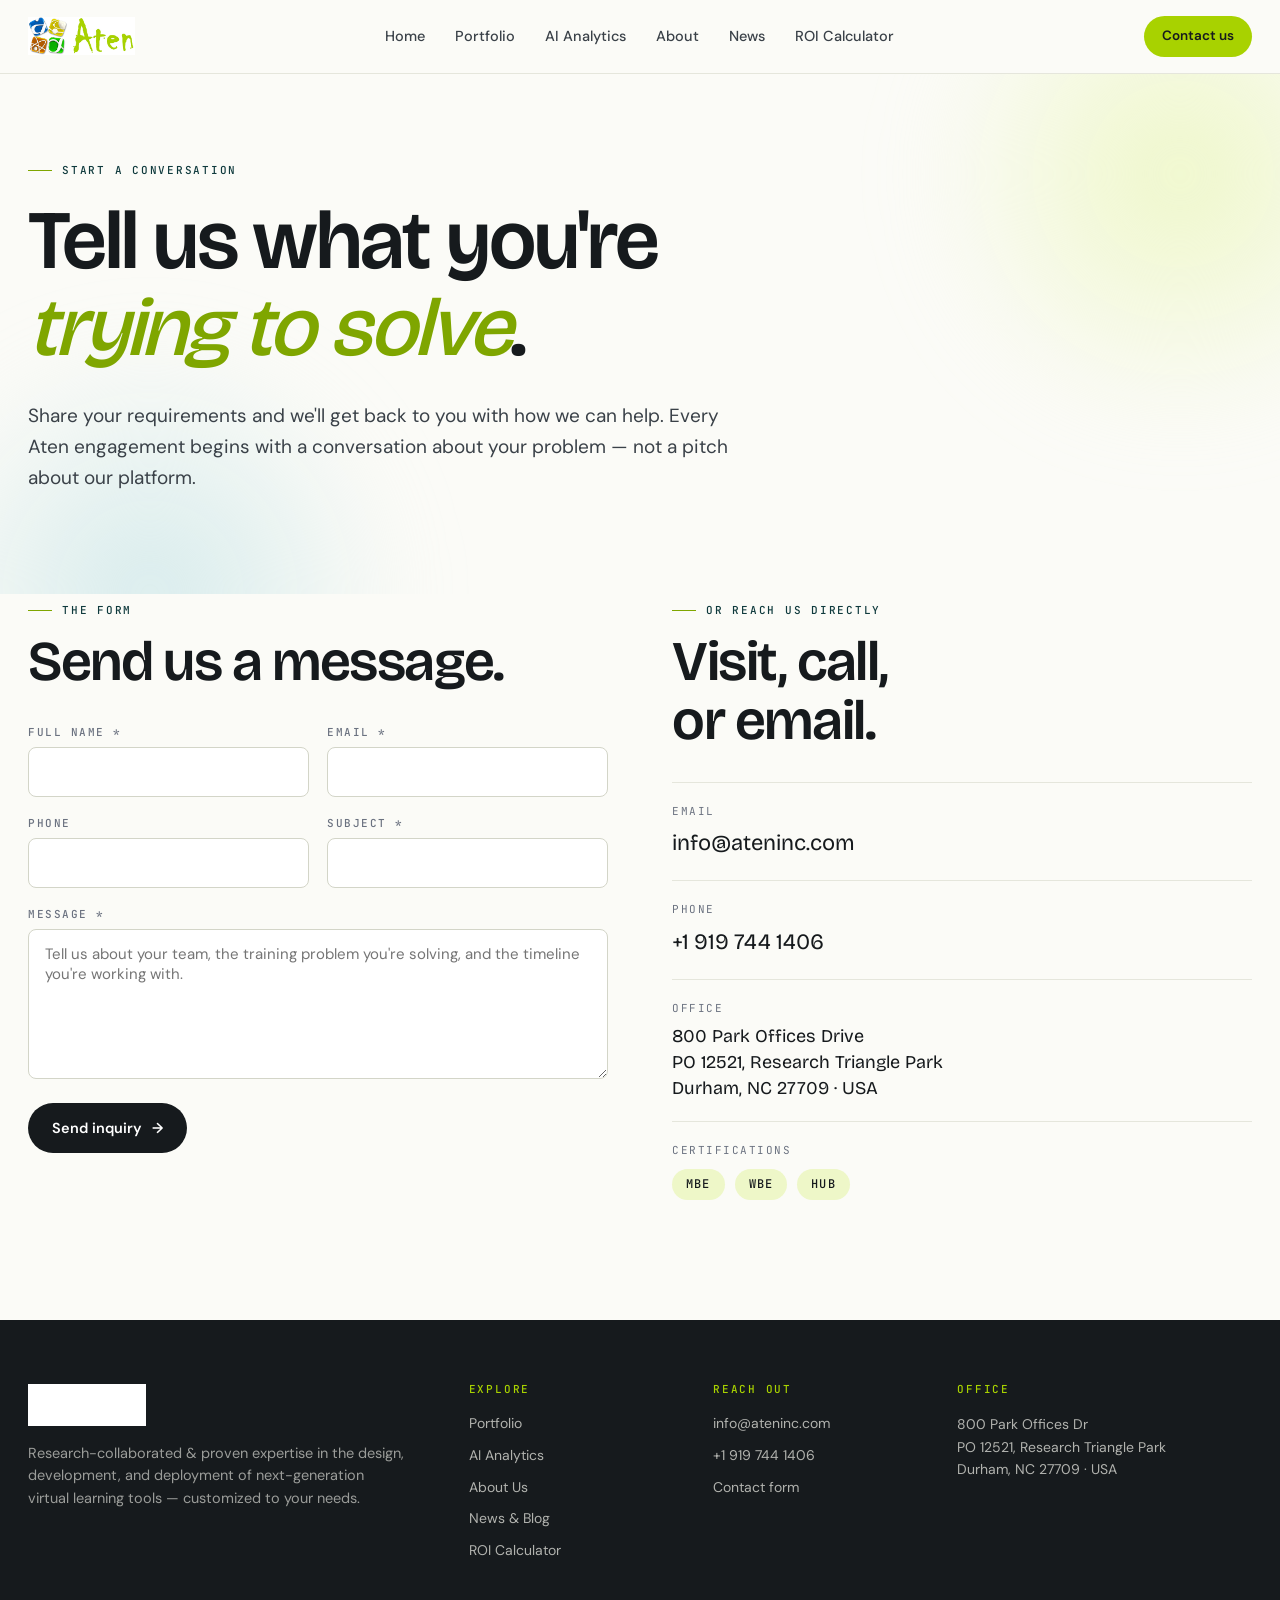
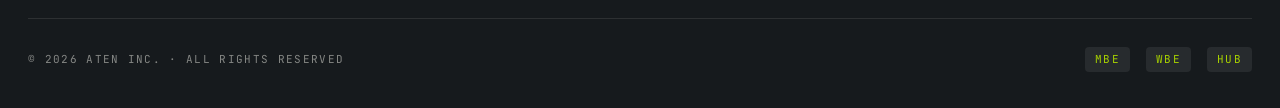
<file: contact.html>
<!DOCTYPE html>
<html lang="en">
<head>
<meta charset="UTF-8" />
<meta name="viewport" content="width=device-width, initial-scale=1" />
<title>Contact — Aten Inc</title>
<meta name="description" content="Get in touch with Aten Inc — start a conversation about AI-driven personalized learning and immersive training." />
<link rel="icon" type="image/png" href="[data-uri]" />
<link rel="preconnect" href="https://fonts.googleapis.com" />
<link rel="preconnect" href="https://fonts.gstatic.com" crossorigin />
<link href="https://fonts.googleapis.com/css2?family=Bricolage+Grotesque:opsz,wght@12..96,400;12..96,500;12..96,600;12..96,700&family=DM+Sans:ital,wght@0,300;0,400;0,500;0,600;1,400&family=JetBrains+Mono:wght@400;500&display=swap" rel="stylesheet" />
<style>/* ========================================================
   Aten Inc — Shared Styles
   Light, modern, brand-aligned. Lime green + deep teal.
   ======================================================== */

:root {
  --bg: #fbfbf7;
  --surface: #ffffff;
  --surface-2: #f3f3ec;
  --surface-3: #ecede4;
  --ink: #161a1d;
  --ink-2: #3a4148;
  --ink-3: #6b7280;
  --ink-4: #9ca3af;
  --line: #e5e6dc;
  --line-strong: #d3d5c8;

  --green: #a8d200;
  --green-deep: #7fa600;
  --green-soft: #eef7c8;

  --teal: #0f3a3d;
  --teal-2: #1a5256;
  --teal-light: #d6ebec;

  --warn: #e8704c;

  --display: "Bricolage Grotesque", "DM Sans", -apple-system, system-ui, sans-serif;
  --sans: "DM Sans", -apple-system, BlinkMacSystemFont, sans-serif;
  --mono: "JetBrains Mono", "SF Mono", Menlo, monospace;

  --radius: 14px;
  --radius-sm: 8px;
  --radius-lg: 24px;

  --shadow-sm: 0 1px 2px rgba(15, 58, 61, 0.04), 0 1px 3px rgba(15, 58, 61, 0.06);
  --shadow: 0 4px 12px rgba(15, 58, 61, 0.06), 0 2px 4px rgba(15, 58, 61, 0.04);
  --shadow-lg: 0 24px 48px -12px rgba(15, 58, 61, 0.18);

  --t: 0.25s cubic-bezier(0.2, 0.7, 0.1, 1);
  --t-slow: 0.5s cubic-bezier(0.2, 0.7, 0.1, 1);
}

*, *::before, *::after { box-sizing: border-box; margin: 0; padding: 0; }
html { scroll-behavior: smooth; -webkit-text-size-adjust: 100%; }
body {
  background: var(--bg);
  color: var(--ink);
  font-family: var(--sans);
  font-size: 16px;
  line-height: 1.55;
  -webkit-font-smoothing: antialiased;
  -moz-osx-font-smoothing: grayscale;
  overflow-x: hidden;
}
img, svg { max-width: 100%; display: block; }
a { color: inherit; text-decoration: none; }
button { font: inherit; cursor: pointer; border: none; background: none; color: inherit; }

.container {
  max-width: 1280px;
  margin: 0 auto;
  padding: 0 28px;
}
.container-narrow { max-width: 920px; margin: 0 auto; padding: 0 28px; }

/* ---------- TYPOGRAPHY ---------- */
.eyebrow {
  font-family: var(--mono);
  font-size: 11px;
  font-weight: 500;
  letter-spacing: 0.16em;
  text-transform: uppercase;
  color: var(--teal);
  display: inline-flex;
  align-items: center;
  gap: 10px;
}
.eyebrow::before {
  content: "";
  width: 24px;
  height: 1px;
  background: var(--green-deep);
}

h1, h2, h3, h4 {
  font-family: var(--display);
  font-weight: 600;
  line-height: 1.05;
  letter-spacing: -0.025em;
  color: var(--ink);
}
h1 { font-size: clamp(40px, 6.5vw, 84px); font-weight: 600; }
h2 { font-size: clamp(32px, 4.5vw, 56px); }
h3 { font-size: clamp(20px, 2.4vw, 28px); }
h4 { font-size: 18px; letter-spacing: -0.01em; }

p { color: var(--ink-2); font-size: 16.5px; line-height: 1.65; }
p.lead { font-size: 19px; color: var(--ink-2); line-height: 1.55; }

.accent { color: var(--green-deep); }
.italic { font-style: italic; }

/* ---------- NAV ---------- */
nav.site-nav {
  position: sticky;
  top: 0;
  z-index: 50;
  background: rgba(251, 251, 247, 0.85);
  backdrop-filter: saturate(180%) blur(14px);
  -webkit-backdrop-filter: saturate(180%) blur(14px);
  border-bottom: 1px solid var(--line);
}
.nav-inner {
  display: flex;
  align-items: center;
  justify-content: space-between;
  padding: 16px 28px;
  max-width: 1280px;
  margin: 0 auto;
  gap: 24px;
}
.nav-logo {
  display: flex;
  align-items: center;
  gap: 8px;
  flex-shrink: 0;
}
.nav-logo img {
  height: 38px;
  width: auto;
}
.nav-links {
  display: flex;
  gap: 30px;
  list-style: none;
  font-size: 14.5px;
  font-weight: 500;
}
.nav-links a {
  color: var(--ink-2);
  transition: color var(--t);
  position: relative;
  padding: 6px 0;
}
.nav-links a:hover, .nav-links a.active { color: var(--ink); }
.nav-links a.active::after {
  content: "";
  position: absolute;
  bottom: -2px; left: 0; right: 0;
  height: 2px;
  background: var(--green);
  border-radius: 2px;
}
.nav-cta {
  font-size: 13.5px;
  font-weight: 600;
  padding: 10px 18px;
  background: var(--ink);
  color: var(--bg);
  border-radius: 999px;
  transition: all var(--t);
  white-space: nowrap;
}
.nav-cta:hover {
  background: var(--teal);
  transform: translateY(-1px);
}
.nav-burger {
  display: none;
  width: 28px;
  height: 28px;
  flex-direction: column;
  justify-content: center;
  gap: 5px;
}
.nav-burger span {
  display: block;
  height: 2px;
  background: var(--ink);
  border-radius: 2px;
  transition: all var(--t);
}

@media (max-width: 880px) {
  .nav-links, .nav-cta { display: none; }
  .nav-burger { display: flex; }
  .nav-inner.open + .mobile-drawer { display: block; }
}

.mobile-drawer {
  display: none;
  border-bottom: 1px solid var(--line);
  background: var(--bg);
  padding: 12px 28px 24px;
}
.mobile-drawer ul {
  list-style: none;
  display: flex;
  flex-direction: column;
  gap: 4px;
}
.mobile-drawer a {
  display: block;
  padding: 12px 0;
  border-bottom: 1px solid var(--line);
  font-weight: 500;
  font-size: 16px;
}
.mobile-drawer a:last-child { border-bottom: none; }

/* ---------- BUTTONS ---------- */
.btn {
  display: inline-flex;
  align-items: center;
  gap: 10px;
  padding: 14px 24px;
  border-radius: 999px;
  font-weight: 600;
  font-size: 14.5px;
  transition: all var(--t);
  white-space: nowrap;
}
.btn-primary {
  background: var(--ink);
  color: #fff;
}
.btn-primary:hover {
  background: var(--teal);
  transform: translateY(-1px);
  box-shadow: var(--shadow);
}
.btn-accent {
  background: var(--green);
  color: var(--ink);
}
.btn-accent:hover {
  background: var(--green-deep);
  color: #fff;
  transform: translateY(-1px);
  box-shadow: 0 6px 16px rgba(168, 210, 0, 0.35);
}
.btn-ghost {
  background: transparent;
  color: var(--ink);
  border: 1.5px solid var(--line-strong);
}
.btn-ghost:hover {
  border-color: var(--ink);
  background: var(--surface-2);
}
.btn-arrow { transition: transform var(--t); }
.btn:hover .btn-arrow { transform: translateX(4px); }

/* ---------- HERO ---------- */
.hero {
  padding: 80px 0 100px;
  position: relative;
  overflow: hidden;
}
.hero-grid {
  display: grid;
  grid-template-columns: 1fr;
  gap: 48px;
}
.hero h1 { max-width: 16ch; margin-top: 22px; }
.hero h1 em {
  font-style: italic;
  color: var(--green-deep);
  font-weight: 500;
}
.hero-lead {
  margin-top: 28px;
  max-width: 56ch;
  font-size: 19px;
  color: var(--ink-2);
}
.hero-actions {
  margin-top: 36px;
  display: flex;
  gap: 12px;
  flex-wrap: wrap;
}

.hero-blob {
  position: absolute;
  width: 600px;
  height: 600px;
  border-radius: 50%;
  background: radial-gradient(circle at center, var(--green-soft) 0%, transparent 60%);
  filter: blur(40px);
  pointer-events: none;
  z-index: -1;
}
.hero-blob.tr { top: -200px; right: -200px; }
.hero-blob.bl { bottom: -300px; left: -150px; background: radial-gradient(circle at center, var(--teal-light) 0%, transparent 60%); }

@media (max-width: 720px) {
  .hero { padding: 56px 0 80px; }
}

/* ---------- SECTIONS ---------- */
.section {
  padding: 100px 0;
  position: relative;
}
.section-tinted { background: var(--surface-2); }
.section-dark {
  background: var(--ink);
  color: #f3f3ec;
}
.section-dark h1, .section-dark h2, .section-dark h3 { color: #fff; }
.section-dark p { color: rgba(243, 243, 236, 0.75); }
.section-dark .eyebrow { color: var(--green); }
.section-dark .eyebrow::before { background: var(--green); }

.section-head {
  display: grid;
  grid-template-columns: 1fr;
  gap: 16px;
  margin-bottom: 56px;
  max-width: 720px;
}
.section-head.center { margin-left: auto; margin-right: auto; text-align: center; }
.section-head.center .eyebrow { justify-content: center; }
.section-head h2 em { font-style: italic; color: var(--green-deep); font-weight: 500; }
.section-head p { margin-top: 4px; }

@media (max-width: 720px) {
  .section { padding: 72px 0; }
  .section-head { margin-bottom: 40px; }
}

/* ---------- CARD GRID ---------- */
.grid {
  display: grid;
  gap: 24px;
}
.grid-3 { grid-template-columns: repeat(3, 1fr); }
.grid-4 { grid-template-columns: repeat(4, 1fr); }
.grid-2 { grid-template-columns: repeat(2, 1fr); }

@media (max-width: 980px) {
  .grid-3, .grid-4 { grid-template-columns: repeat(2, 1fr); }
}
@media (max-width: 640px) {
  .grid-3, .grid-4, .grid-2 { grid-template-columns: 1fr; }
}

.card {
  background: var(--surface);
  border: 1px solid var(--line);
  border-radius: var(--radius);
  padding: 32px;
  transition: all var(--t);
}
.card:hover {
  border-color: var(--line-strong);
  transform: translateY(-2px);
  box-shadow: var(--shadow);
}
.card .num {
  font-family: var(--mono);
  font-size: 11px;
  letter-spacing: 0.16em;
  color: var(--green-deep);
  margin-bottom: 16px;
  display: block;
}
.card h3 {
  margin-bottom: 12px;
}
.card p {
  font-size: 15.5px;
}

/* ---------- STATS ---------- */
.stats-row {
  display: grid;
  grid-template-columns: repeat(4, 1fr);
  gap: 32px;
  padding: 48px 0;
  border-top: 1px solid var(--line);
  border-bottom: 1px solid var(--line);
}
.stat {
  display: flex;
  flex-direction: column;
  gap: 6px;
}
.stat-num {
  font-family: var(--display);
  font-weight: 600;
  font-size: clamp(36px, 4vw, 52px);
  line-height: 1;
  letter-spacing: -0.025em;
  color: var(--ink);
}
.stat-num small { font-size: 0.55em; color: var(--ink-3); }
.stat-label {
  font-size: 13.5px;
  color: var(--ink-3);
  line-height: 1.4;
}
@media (max-width: 720px) {
  .stats-row { grid-template-columns: 1fr 1fr; gap: 28px; }
}

/* ---------- COMPARE TABLE ---------- */
.compare {
  display: grid;
  grid-template-columns: 1fr 1fr;
  gap: 0;
  border: 1px solid var(--line);
  border-radius: var(--radius);
  overflow: hidden;
  background: var(--surface);
}
.compare-col { padding: 36px 32px; }
.compare-col.old {
  background: var(--surface-2);
  border-right: 1px solid var(--line);
}
.compare-col.new {
  background: linear-gradient(135deg, var(--green-soft) 0%, transparent 80%);
}
.compare-tag {
  font-family: var(--mono);
  font-size: 11px;
  letter-spacing: 0.16em;
  text-transform: uppercase;
  color: var(--ink-3);
  margin-bottom: 8px;
  font-weight: 500;
}
.compare-col.new .compare-tag { color: var(--green-deep); }
.compare h3 {
  font-family: var(--display);
  font-size: 24px;
  margin-bottom: 24px;
}
.compare ul { list-style: none; }
.compare ul li {
  padding: 10px 0;
  font-size: 14.5px;
  display: flex;
  gap: 12px;
  align-items: flex-start;
  color: var(--ink-2);
  border-top: 1px solid var(--line);
}
.compare-col.old ul li::before {
  content: "✕";
  color: var(--ink-4);
  font-size: 12px;
  margin-top: 3px;
}
.compare-col.new ul li::before {
  content: "✓";
  color: var(--green-deep);
  font-weight: 700;
  font-size: 14px;
}
.compare-col.new ul li { color: var(--ink); }
@media (max-width: 720px) {
  .compare { grid-template-columns: 1fr; }
  .compare-col.old { border-right: none; border-bottom: 1px solid var(--line); }
}

/* ---------- TESTIMONIAL ---------- */
.quote {
  max-width: 880px;
  margin: 0 auto;
  text-align: center;
}
.quote blockquote {
  font-family: var(--display);
  font-size: clamp(22px, 2.4vw, 30px);
  line-height: 1.4;
  font-weight: 500;
  letter-spacing: -0.015em;
  color: var(--ink);
  margin-bottom: 32px;
}
.quote-attr {
  display: flex;
  flex-direction: column;
  gap: 4px;
  align-items: center;
}
.quote-name { font-weight: 600; color: var(--ink); }
.quote-role {
  font-family: var(--mono);
  font-size: 12px;
  color: var(--ink-3);
  letter-spacing: 0.06em;
}

/* ---------- AWARDS LIST ---------- */
.awards { border-top: 1px solid var(--line); }
.award {
  display: grid;
  grid-template-columns: 90px 1fr auto;
  align-items: center;
  gap: 32px;
  padding: 24px 8px;
  border-bottom: 1px solid var(--line);
  transition: padding var(--t), background var(--t);
}
.award:hover { padding-left: 18px; background: var(--surface-2); }
.award-year {
  font-family: var(--display);
  font-weight: 500;
  font-size: 26px;
  color: var(--ink-3);
  transition: color var(--t);
}
.award:hover .award-year { color: var(--green-deep); }
.award-title {
  font-family: var(--display);
  font-size: 18px;
  font-weight: 500;
  color: var(--ink);
  letter-spacing: -0.005em;
}
.award-org {
  font-family: var(--mono);
  font-size: 11px;
  text-transform: uppercase;
  letter-spacing: 0.14em;
  color: var(--ink-3);
}
@media (max-width: 720px) {
  .award { grid-template-columns: 1fr; gap: 4px; padding: 18px 8px; }
  .award-year { font-size: 22px; }
  .award-title { font-size: 16px; }
}

/* ---------- CTA BANNER ---------- */
.cta-banner {
  background: var(--ink);
  color: #fff;
  padding: 80px 0;
  position: relative;
  overflow: hidden;
}
.cta-banner::before {
  content: "";
  position: absolute;
  top: 50%; right: -200px;
  transform: translateY(-50%);
  width: 600px; height: 600px;
  border-radius: 50%;
  background: radial-gradient(circle at center, rgba(168, 210, 0, 0.25) 0%, transparent 60%);
  pointer-events: none;
}
.cta-inner {
  display: grid;
  grid-template-columns: 2fr 1fr;
  gap: 48px;
  align-items: center;
  position: relative;
  z-index: 1;
}
.cta-banner h2 { color: #fff; }
.cta-banner h2 em { color: var(--green); font-style: italic; font-weight: 500; }
.cta-banner p { color: rgba(255, 255, 255, 0.7); margin-top: 14px; max-width: 50ch; }
.cta-actions {
  display: flex;
  gap: 12px;
  justify-self: end;
  flex-wrap: wrap;
}
@media (max-width: 820px) {
  .cta-inner { grid-template-columns: 1fr; }
  .cta-actions { justify-self: start; }
}

/* ---------- FOOTER ---------- */
footer.site-footer {
  background: var(--ink);
  color: rgba(243, 243, 236, 0.7);
  padding: 64px 0 36px;
}
.footer-grid {
  display: grid;
  grid-template-columns: 2fr 1fr 1fr 1.5fr;
  gap: 48px;
  margin-bottom: 56px;
}
.footer-brand img {
  height: 42px;
  filter: brightness(0) invert(1);
  margin-bottom: 16px;
}
.footer-tag {
  font-size: 14.5px;
  line-height: 1.55;
  max-width: 38ch;
  color: rgba(243, 243, 236, 0.6);
}
.footer-col h4 {
  font-family: var(--mono);
  font-size: 11px;
  font-weight: 500;
  letter-spacing: 0.16em;
  text-transform: uppercase;
  color: var(--green);
  margin-bottom: 18px;
}
.footer-col ul { list-style: none; display: flex; flex-direction: column; gap: 10px; font-size: 14px; }
.footer-col a { color: rgba(243, 243, 236, 0.7); transition: color var(--t); }
.footer-col a:hover { color: #fff; }
.footer-col p { color: rgba(243, 243, 236, 0.7); font-size: 14px; line-height: 1.6; }
.footer-bottom {
  display: flex;
  justify-content: space-between;
  align-items: center;
  padding-top: 28px;
  border-top: 1px solid rgba(243, 243, 236, 0.1);
  font-family: var(--mono);
  font-size: 11px;
  letter-spacing: 0.12em;
  text-transform: uppercase;
  color: rgba(243, 243, 236, 0.5);
}
.footer-bottom .cert {
  display: flex;
  gap: 16px;
}
.footer-bottom .cert span {
  padding: 4px 10px;
  background: rgba(243, 243, 236, 0.08);
  border-radius: 4px;
  color: var(--green);
}
@media (max-width: 880px) {
  .footer-grid { grid-template-columns: 1fr 1fr; gap: 36px; }
}
@media (max-width: 560px) {
  .footer-grid { grid-template-columns: 1fr; }
  .footer-bottom { flex-direction: column; gap: 16px; align-items: flex-start; }
}

/* ---------- PORTFOLIO GRID ---------- */
.filters {
  display: flex;
  gap: 6px;
  flex-wrap: wrap;
  margin-bottom: 32px;
  padding: 6px;
  background: var(--surface-2);
  border-radius: 999px;
  width: max-content;
  max-width: 100%;
  overflow-x: auto;
}
.filter-btn {
  padding: 9px 18px;
  font-size: 13px;
  font-weight: 500;
  border-radius: 999px;
  color: var(--ink-3);
  transition: all var(--t);
  white-space: nowrap;
}
.filter-btn:hover { color: var(--ink); }
.filter-btn.active {
  background: var(--ink);
  color: #fff;
}

.portfolio-grid {
  display: grid;
  grid-template-columns: repeat(3, 1fr);
  gap: 20px;
}
@media (max-width: 980px) { .portfolio-grid { grid-template-columns: repeat(2, 1fr); } }
@media (max-width: 600px) { .portfolio-grid { grid-template-columns: 1fr; } }

.portfolio-item {
  background: var(--surface);
  border: 1px solid var(--line);
  border-radius: var(--radius);
  overflow: hidden;
  cursor: pointer;
  transition: all var(--t);
  display: flex;
  flex-direction: column;
}
.portfolio-item:hover {
  transform: translateY(-3px);
  box-shadow: var(--shadow-lg);
  border-color: transparent;
}
.portfolio-thumb {
  position: relative;
  aspect-ratio: 16 / 10;
  overflow: hidden;
  background: var(--surface-3);
}
.portfolio-thumb img {
  width: 100%;
  height: 100%;
  object-fit: cover;
  transition: transform var(--t-slow);
}
.portfolio-item:hover .portfolio-thumb img { transform: scale(1.04); }
.play-icon {
  position: absolute;
  inset: 0;
  display: grid;
  place-items: center;
  background: rgba(15, 58, 61, 0);
  transition: background var(--t);
}
.play-icon::after {
  content: "";
  width: 56px; height: 56px;
  border-radius: 50%;
  background: rgba(255, 255, 255, 0.95);
  background-image: url("data:image/svg+xml,%3Csvg xmlns='http://www.w3.org/2000/svg' viewBox='0 0 24 24' fill='%23161a1d'%3E%3Cpath d='M8 5v14l11-7z'/%3E%3C/svg%3E");
  background-repeat: no-repeat;
  background-position: center;
  background-size: 28px;
  transform: scale(0.8);
  opacity: 0;
  transition: all var(--t);
  box-shadow: 0 8px 24px rgba(0, 0, 0, 0.25);
}
.portfolio-item:hover .play-icon { background: rgba(15, 58, 61, 0.18); }
.portfolio-item:hover .play-icon::after { transform: scale(1); opacity: 1; }
.portfolio-meta {
  padding: 18px 20px 22px;
}
.portfolio-cat {
  font-family: var(--mono);
  font-size: 10.5px;
  letter-spacing: 0.14em;
  text-transform: uppercase;
  color: var(--green-deep);
  margin-bottom: 6px;
  font-weight: 500;
}
.portfolio-title {
  font-family: var(--display);
  font-size: 17.5px;
  font-weight: 600;
  color: var(--ink);
  letter-spacing: -0.01em;
  line-height: 1.25;
  margin-bottom: 4px;
}
.portfolio-date {
  font-size: 12.5px;
  color: var(--ink-3);
}

/* ---------- VIDEO LIGHTBOX ---------- */
.lightbox {
  position: fixed;
  inset: 0;
  background: rgba(15, 18, 20, 0.92);
  backdrop-filter: blur(8px);
  z-index: 100;
  display: none;
  align-items: center;
  justify-content: center;
  padding: 24px;
  animation: fade 0.3s ease;
}
.lightbox.open { display: flex; }
@keyframes fade { from { opacity: 0; } to { opacity: 1; } }
.lightbox-inner {
  position: relative;
  width: 100%;
  max-width: 1100px;
  aspect-ratio: 16 / 9;
  background: #000;
  border-radius: var(--radius);
  overflow: hidden;
  box-shadow: 0 30px 80px rgba(0, 0, 0, 0.5);
}
.lightbox iframe {
  width: 100%;
  height: 100%;
  border: 0;
}
.lightbox-close {
  position: absolute;
  top: -48px;
  right: 0;
  width: 36px;
  height: 36px;
  border-radius: 50%;
  background: rgba(255, 255, 255, 0.1);
  color: #fff;
  display: grid;
  place-items: center;
  font-size: 22px;
  transition: background var(--t);
}
.lightbox-close:hover { background: rgba(255, 255, 255, 0.2); }
.lightbox-caption {
  position: absolute;
  bottom: -40px;
  left: 0;
  font-family: var(--mono);
  font-size: 12px;
  letter-spacing: 0.1em;
  text-transform: uppercase;
  color: rgba(255, 255, 255, 0.7);
}

/* ---------- FORM ---------- */
.form-row {
  display: grid;
  grid-template-columns: 1fr 1fr;
  gap: 18px;
  margin-bottom: 18px;
}
@media (max-width: 600px) { .form-row { grid-template-columns: 1fr; } }
.field { display: flex; flex-direction: column; gap: 6px; }
.field label {
  font-family: var(--mono);
  font-size: 11px;
  letter-spacing: 0.14em;
  text-transform: uppercase;
  color: var(--ink-3);
  font-weight: 500;
}
.field input, .field textarea, .field select {
  font-family: inherit;
  font-size: 15px;
  padding: 14px 16px;
  border: 1.5px solid var(--line-strong);
  border-radius: var(--radius-sm);
  background: var(--surface);
  color: var(--ink);
  transition: border-color var(--t);
}
.field input:focus, .field textarea:focus, .field select:focus {
  outline: none;
  border-color: var(--green-deep);
}
.field textarea { resize: vertical; min-height: 120px; }

/* ---------- ROI SLIDER ---------- */
.slider-row {
  display: grid;
  grid-template-columns: 1fr;
  gap: 8px;
  padding: 14px 0;
  border-bottom: 1px solid var(--line);
}
.slider-head {
  display: flex;
  justify-content: space-between;
  align-items: center;
}
.slider-label {
  font-family: var(--mono);
  font-size: 12px;
  letter-spacing: 0.1em;
  text-transform: uppercase;
  color: var(--ink-2);
}
.slider-value {
  font-family: var(--display);
  font-size: 22px;
  font-weight: 600;
  color: var(--ink);
}
input[type="range"] {
  -webkit-appearance: none;
  appearance: none;
  width: 100%;
  height: 4px;
  background: var(--line);
  border-radius: 2px;
  outline: none;
}
input[type="range"]::-webkit-slider-thumb {
  -webkit-appearance: none;
  appearance: none;
  width: 22px;
  height: 22px;
  border-radius: 50%;
  background: var(--green);
  border: 3px solid var(--ink);
  cursor: pointer;
  transition: transform var(--t);
}
input[type="range"]::-webkit-slider-thumb:hover { transform: scale(1.15); }
input[type="range"]::-moz-range-thumb {
  width: 22px;
  height: 22px;
  border-radius: 50%;
  background: var(--green);
  border: 3px solid var(--ink);
  cursor: pointer;
}

/* ---------- ENTRANCE ANIMATIONS ---------- */
@keyframes rise {
  from { opacity: 0; transform: translateY(18px); }
  to   { opacity: 1; transform: translateY(0); }
}
.reveal { opacity: 0; animation: rise 0.8s cubic-bezier(0.2, 0.7, 0.1, 1) forwards; }
.reveal.d1 { animation-delay: 0.05s; }
.reveal.d2 { animation-delay: 0.15s; }
.reveal.d3 { animation-delay: 0.25s; }
.reveal.d4 { animation-delay: 0.35s; }
.reveal.d5 { animation-delay: 0.45s; }

.scroll-reveal {
  opacity: 0;
  transform: translateY(24px);
  transition: opacity 0.7s cubic-bezier(0.2, 0.7, 0.1, 1), transform 0.7s cubic-bezier(0.2, 0.7, 0.1, 1);
}
.scroll-reveal.in { opacity: 1; transform: translateY(0); }

/* ---------- UTIL ---------- */
.text-center { text-align: center; }
.mt-0 { margin-top: 0 !important; }
.mt-2 { margin-top: 16px; }
.mt-4 { margin-top: 32px; }
.divider { height: 1px; background: var(--line); margin: 0; }
</style>
</head>
<body>

<nav class="site-nav">
  <div class="nav-inner">
    <a href="index.html" class="nav-logo"><img src="[data-uri]" alt="Aten Inc." /></a>
    <ul class="nav-links">
      <li><a href="index.html">Home</a></li>
      <li><a href="portfolio.html">Portfolio</a></li>
      <li><a href="ai-analytics.html">AI Analytics</a></li>
      <li><a href="about.html">About</a></li>
      <li><a href="news.html">News</a></li>
      <li><a href="roi-calculator.html">ROI Calculator</a></li>
    </ul>
    <a href="contact.html" class="nav-cta active" style="background: var(--green); color: var(--ink);">Contact us</a>
    <button class="nav-burger" aria-label="Menu"><span></span><span></span><span></span></button>
  </div>
  <div class="mobile-drawer">
    <ul>
      <li><a href="index.html">Home</a></li>
      <li><a href="portfolio.html">Portfolio</a></li>
      <li><a href="ai-analytics.html">AI Analytics</a></li>
      <li><a href="about.html">About</a></li>
      <li><a href="news.html">News &amp; Blog</a></li>
      <li><a href="roi-calculator.html">ROI Calculator</a></li>
      <li><a href="contact.html">Contact</a></li>
    </ul>
  </div>
</nav>

<header class="hero">
  <div class="hero-blob tr"></div>
  <div class="hero-blob bl"></div>
  <div class="container">
    <span class="eyebrow reveal d1">Start a conversation</span>
    <h1 class="reveal d2" style="margin-top: 18px;">Tell us what you're <em>trying to solve</em>.</h1>
    <p class="hero-lead reveal d3">Share your requirements and we'll get back to you with how we can help. Every Aten engagement begins with a conversation about your problem — not a pitch about our platform.</p>
  </div>
</header>

<section style="padding: 0 0 100px;">
  <div class="container">
    <div class="grid grid-2" style="gap: 64px; align-items: start;">

      <div class="scroll-reveal">
        <span class="eyebrow">The form</span>
        <h2 style="margin-top: 14px; margin-bottom: 32px;">Send us a message.</h2>

        <form id="contactForm" novalidate>
          <div class="form-row">
            <div class="field">
              <label for="name">Full name *</label>
              <input id="name" name="name" type="text" required autocomplete="name" />
            </div>
            <div class="field">
              <label for="email">Email *</label>
              <input id="email" name="email" type="email" required autocomplete="email" />
            </div>
          </div>
          <div class="form-row">
            <div class="field">
              <label for="phone">Phone</label>
              <input id="phone" name="phone" type="tel" autocomplete="tel" />
            </div>
            <div class="field">
              <label for="subject">Subject *</label>
              <input id="subject" name="subject" type="text" required />
            </div>
          </div>
          <div class="field" style="margin-bottom: 24px;">
            <label for="message">Message *</label>
            <textarea id="message" name="message" rows="6" required placeholder="Tell us about your team, the training problem you're solving, and the timeline you're working with."></textarea>
          </div>
          <button type="submit" class="btn btn-primary">Send inquiry <span class="btn-arrow">→</span></button>
          <p id="formStatus" style="margin-top: 18px; font-family: var(--mono); font-size: 12px; letter-spacing: 0.06em; color: var(--ink-3); display: none;"></p>
        </form>
      </div>

      <aside class="scroll-reveal">
        <span class="eyebrow">Or reach us directly</span>
        <h2 style="margin-top: 14px; margin-bottom: 32px;">Visit, call,<br/>or email.</h2>

        <div style="border-top: 1px solid var(--line);">
          <div style="padding: 20px 0; border-bottom: 1px solid var(--line);">
            <div style="font-family: var(--mono); font-size: 11px; letter-spacing: 0.14em; text-transform: uppercase; color: var(--ink-3); margin-bottom: 6px;">Email</div>
            <a href="mailto:info@ateninc.com" style="font-family: var(--display); font-size: 22px; color: var(--ink); transition: color 0.2s;">info@ateninc.com</a>
          </div>
          <div style="padding: 20px 0; border-bottom: 1px solid var(--line);">
            <div style="font-family: var(--mono); font-size: 11px; letter-spacing: 0.14em; text-transform: uppercase; color: var(--ink-3); margin-bottom: 6px;">Phone</div>
            <a href="tel:+19197441406" style="font-family: var(--display); font-size: 22px; color: var(--ink); transition: color 0.2s;">+1 919 744 1406</a>
          </div>
          <div style="padding: 20px 0; border-bottom: 1px solid var(--line);">
            <div style="font-family: var(--mono); font-size: 11px; letter-spacing: 0.14em; text-transform: uppercase; color: var(--ink-3); margin-bottom: 6px;">Office</div>
            <p style="font-family: var(--display); font-size: 18px; color: var(--ink); line-height: 1.45;">800 Park Offices Drive<br/>PO 12521, Research Triangle Park<br/>Durham, NC 27709 · USA</p>
          </div>
          <div style="padding: 20px 0;">
            <div style="font-family: var(--mono); font-size: 11px; letter-spacing: 0.14em; text-transform: uppercase; color: var(--ink-3); margin-bottom: 6px;">Certifications</div>
            <div style="display: flex; gap: 10px; margin-top: 10px;">
              <span style="padding: 6px 14px; background: var(--green-soft); color: var(--ink); border-radius: 999px; font-family: var(--mono); font-size: 12px; letter-spacing: 0.1em; font-weight: 500;">MBE</span>
              <span style="padding: 6px 14px; background: var(--green-soft); color: var(--ink); border-radius: 999px; font-family: var(--mono); font-size: 12px; letter-spacing: 0.1em; font-weight: 500;">WBE</span>
              <span style="padding: 6px 14px; background: var(--green-soft); color: var(--ink); border-radius: 999px; font-family: var(--mono); font-size: 12px; letter-spacing: 0.1em; font-weight: 500;">HUB</span>
            </div>
          </div>
        </div>
      </aside>
    </div>
  </div>
</section>

<footer class="site-footer">
  <div class="container">
    <div class="footer-grid">
      <div class="footer-brand">
        <img src="[data-uri]" alt="Aten Inc." />
        <p class="footer-tag">Research-collaborated &amp; proven expertise in the design, development, and deployment of next-generation virtual learning tools — customized to your needs.</p>
      </div>
      <div class="footer-col">
        <h4>Explore</h4>
        <ul>
          <li><a href="portfolio.html">Portfolio</a></li>
          <li><a href="ai-analytics.html">AI Analytics</a></li>
          <li><a href="about.html">About Us</a></li>
          <li><a href="news.html">News &amp; Blog</a></li>
          <li><a href="roi-calculator.html">ROI Calculator</a></li>
        </ul>
      </div>
      <div class="footer-col">
        <h4>Reach out</h4>
        <ul>
          <li><a href="mailto:info@ateninc.com">info@ateninc.com</a></li>
          <li><a href="tel:+19197441406">+1 919 744 1406</a></li>
          <li><a href="contact.html">Contact form</a></li>
        </ul>
      </div>
      <div class="footer-col">
        <h4>Office</h4>
        <p>800 Park Offices Dr<br/>PO 12521, Research Triangle Park<br/>Durham, NC 27709 · USA</p>
      </div>
    </div>
    <div class="footer-bottom">
      <span>© <span id="year"></span> Aten Inc. · All Rights Reserved</span>
      <div class="cert"><span>MBE</span><span>WBE</span><span>HUB</span></div>
    </div>
  </div>
</footer>

<script>/* ============================================
   Aten Inc — Shared scripts
   ============================================ */

// Mobile nav toggle
(function () {
  const burger = document.querySelector('.nav-burger');
  const drawer = document.querySelector('.mobile-drawer');
  if (!burger || !drawer) return;
  burger.addEventListener('click', () => {
    const isOpen = drawer.classList.toggle('open');
    drawer.style.display = isOpen ? 'block' : 'none';
  });
})();

// Scroll reveal
(function () {
  const els = document.querySelectorAll('.scroll-reveal');
  if (!els.length) return;
  const io = new IntersectionObserver((entries) => {
    entries.forEach((e) => {
      if (e.isIntersecting) {
        e.target.classList.add('in');
        io.unobserve(e.target);
      }
    });
  }, { threshold: 0.1, rootMargin: '0px 0px -40px 0px' });
  els.forEach((el) => io.observe(el));
})();

// Year stamp
(function () {
  const y = document.getElementById('year');
  if (y) y.textContent = new Date().getFullYear();
})();
</script>
<script>
  // Form: opens user's mail client with pre-filled message (works with static hosting)
  document.getElementById('contactForm').addEventListener('submit', (e) => {
    e.preventDefault();
    const f = e.target;
    const status = document.getElementById('formStatus');
    if (!f.name.value || !f.email.value || !f.subject.value || !f.message.value) {
      status.style.display = 'block';
      status.style.color = 'var(--warn)';
      status.textContent = 'Please fill in all required fields.';
      return;
    }
    const subject = encodeURIComponent(`[Website] ${f.subject.value}`);
    const body = encodeURIComponent(
      `Name: ${f.name.value}\nEmail: ${f.email.value}\nPhone: ${f.phone.value || '—'}\n\n${f.message.value}`
    );
    window.location.href = `mailto:info@ateninc.com?subject=${subject}&body=${body}`;
    status.style.display = 'block';
    status.style.color = 'var(--green-deep)';
    status.textContent = 'Opening your email client...';
  });
</script>
</body>
</html>
</file>
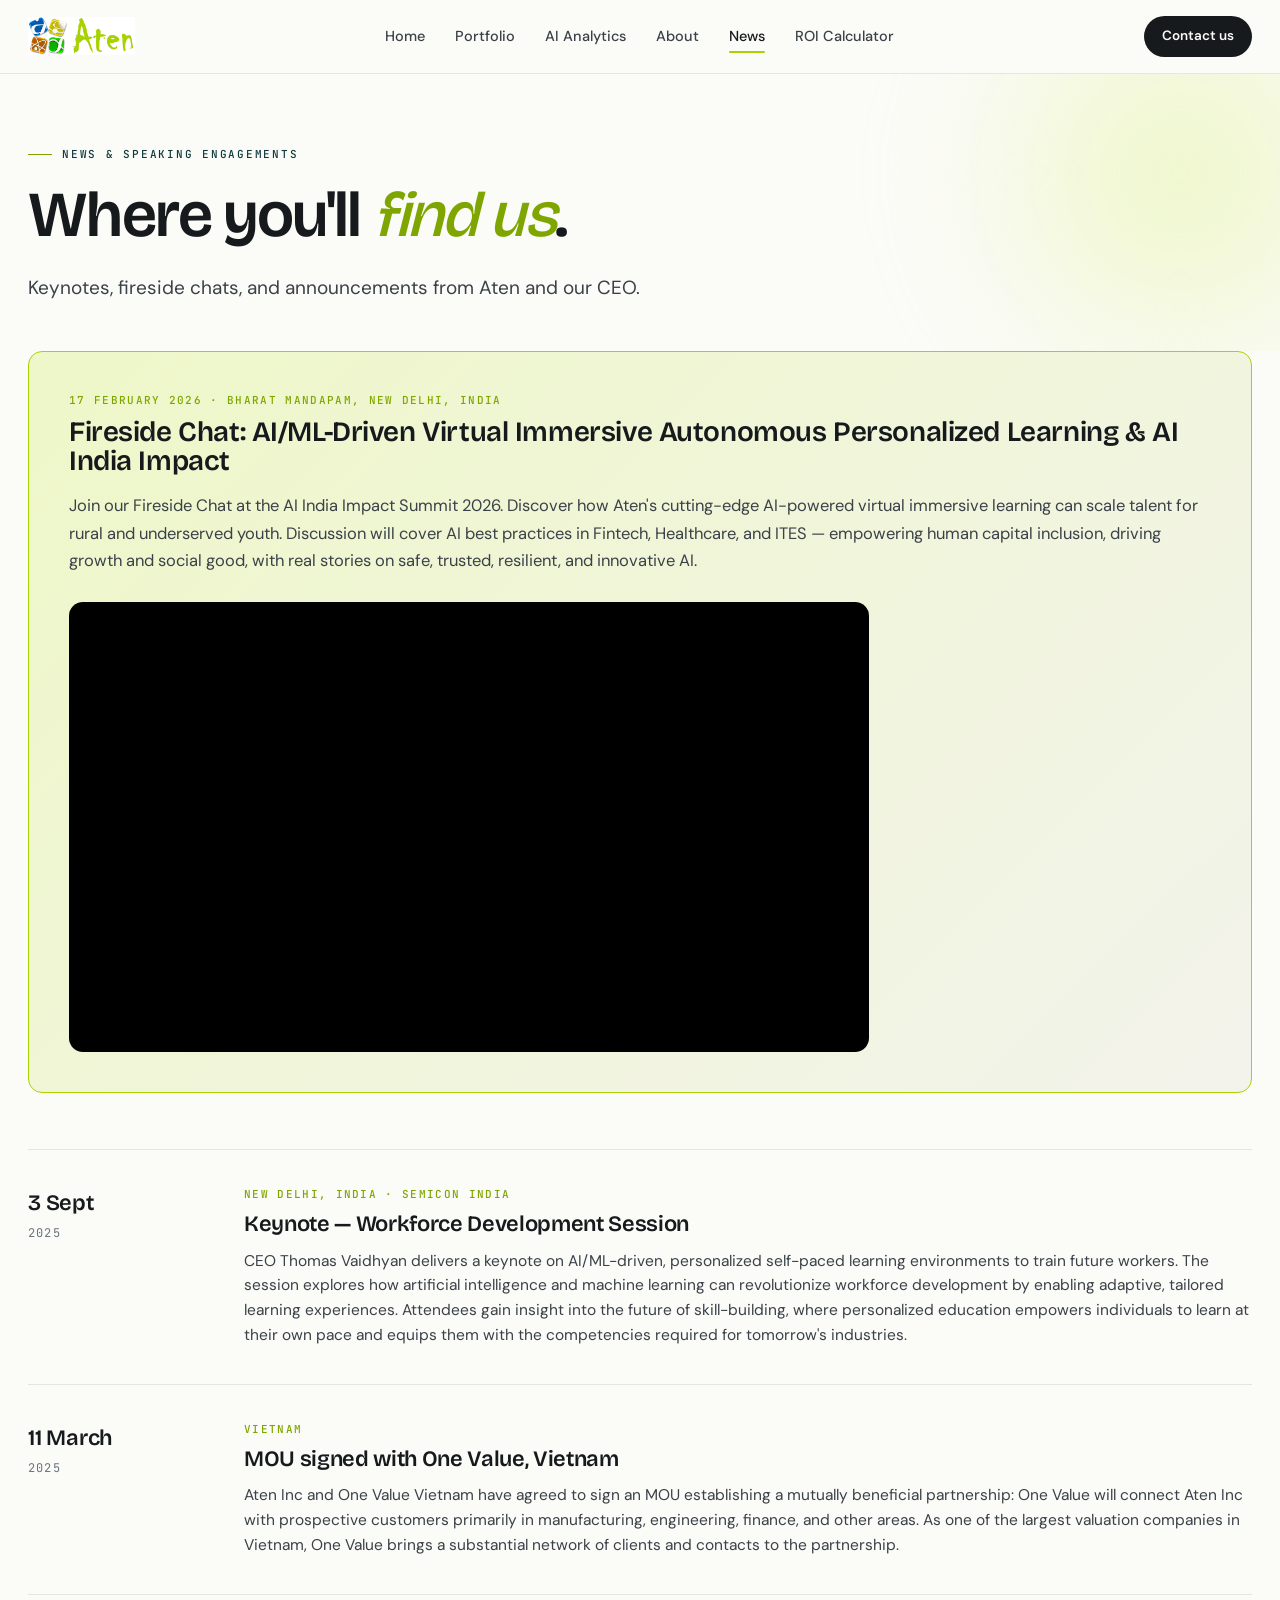
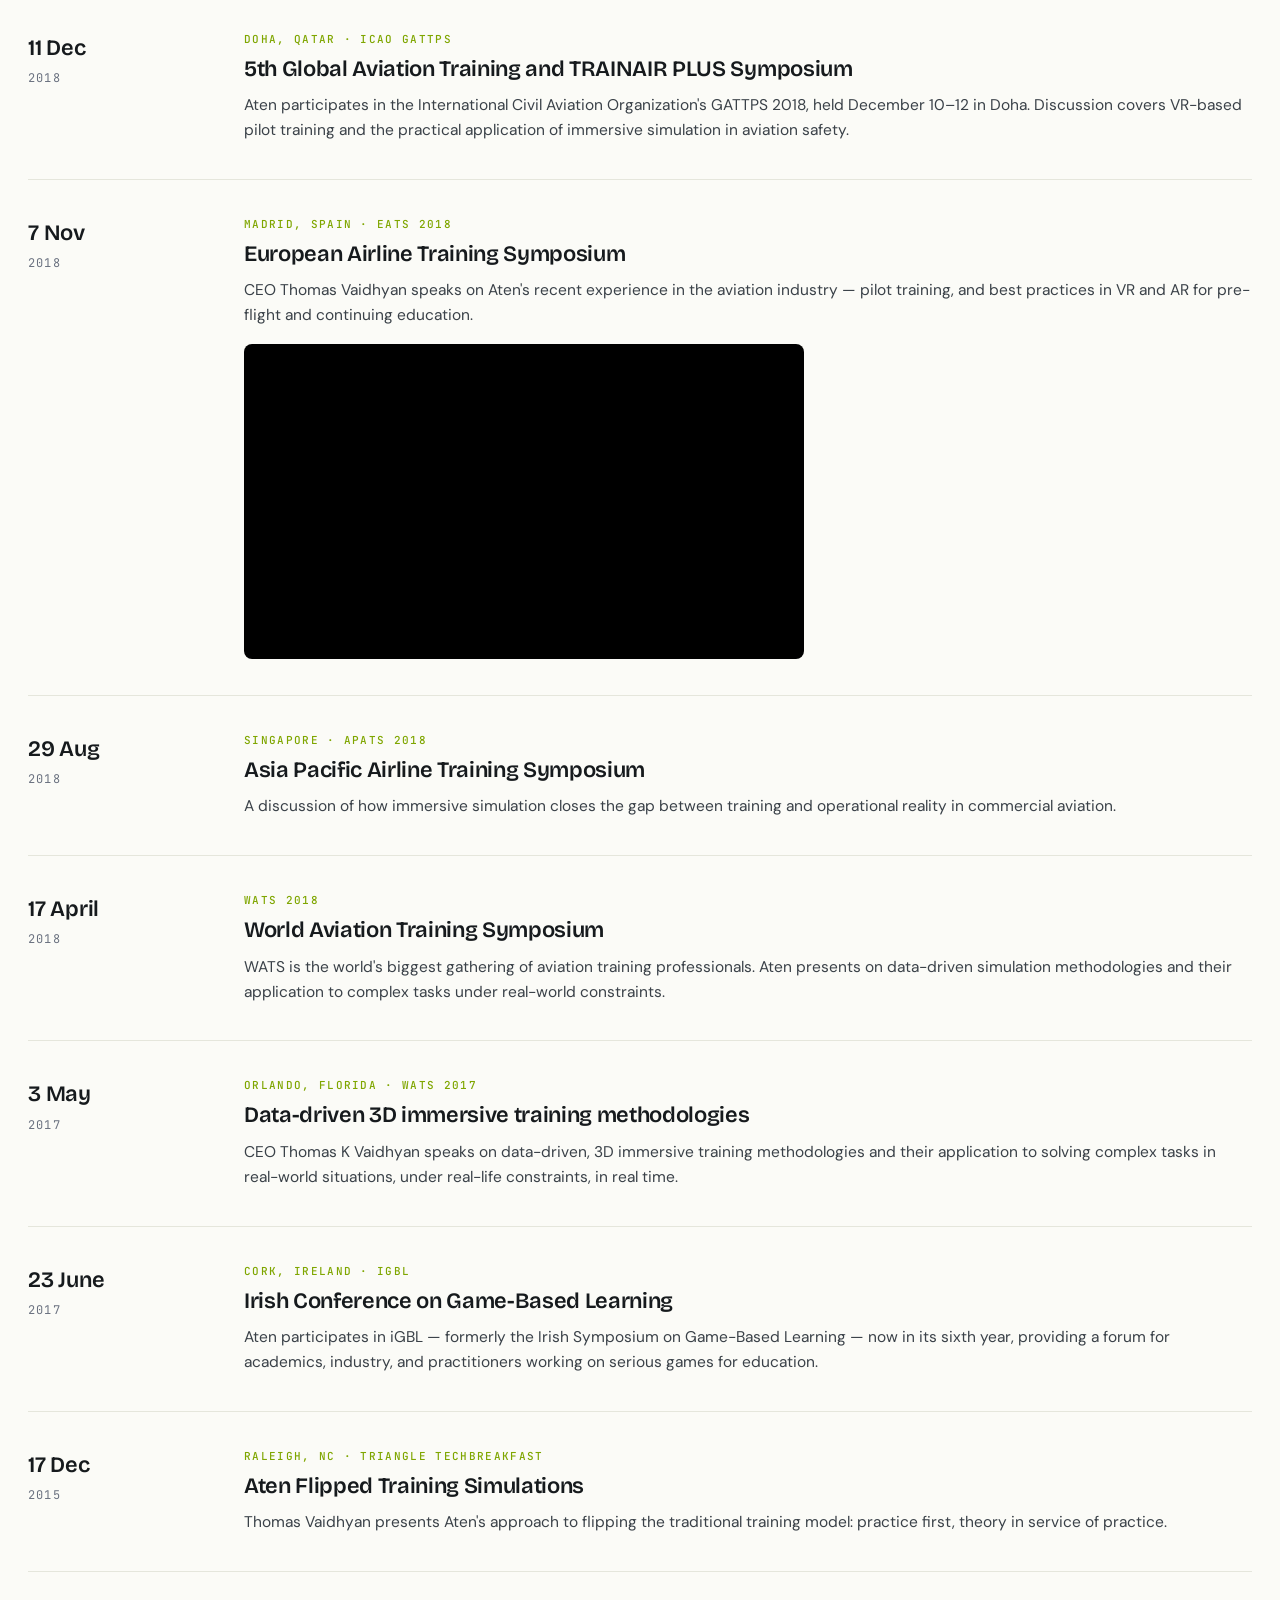
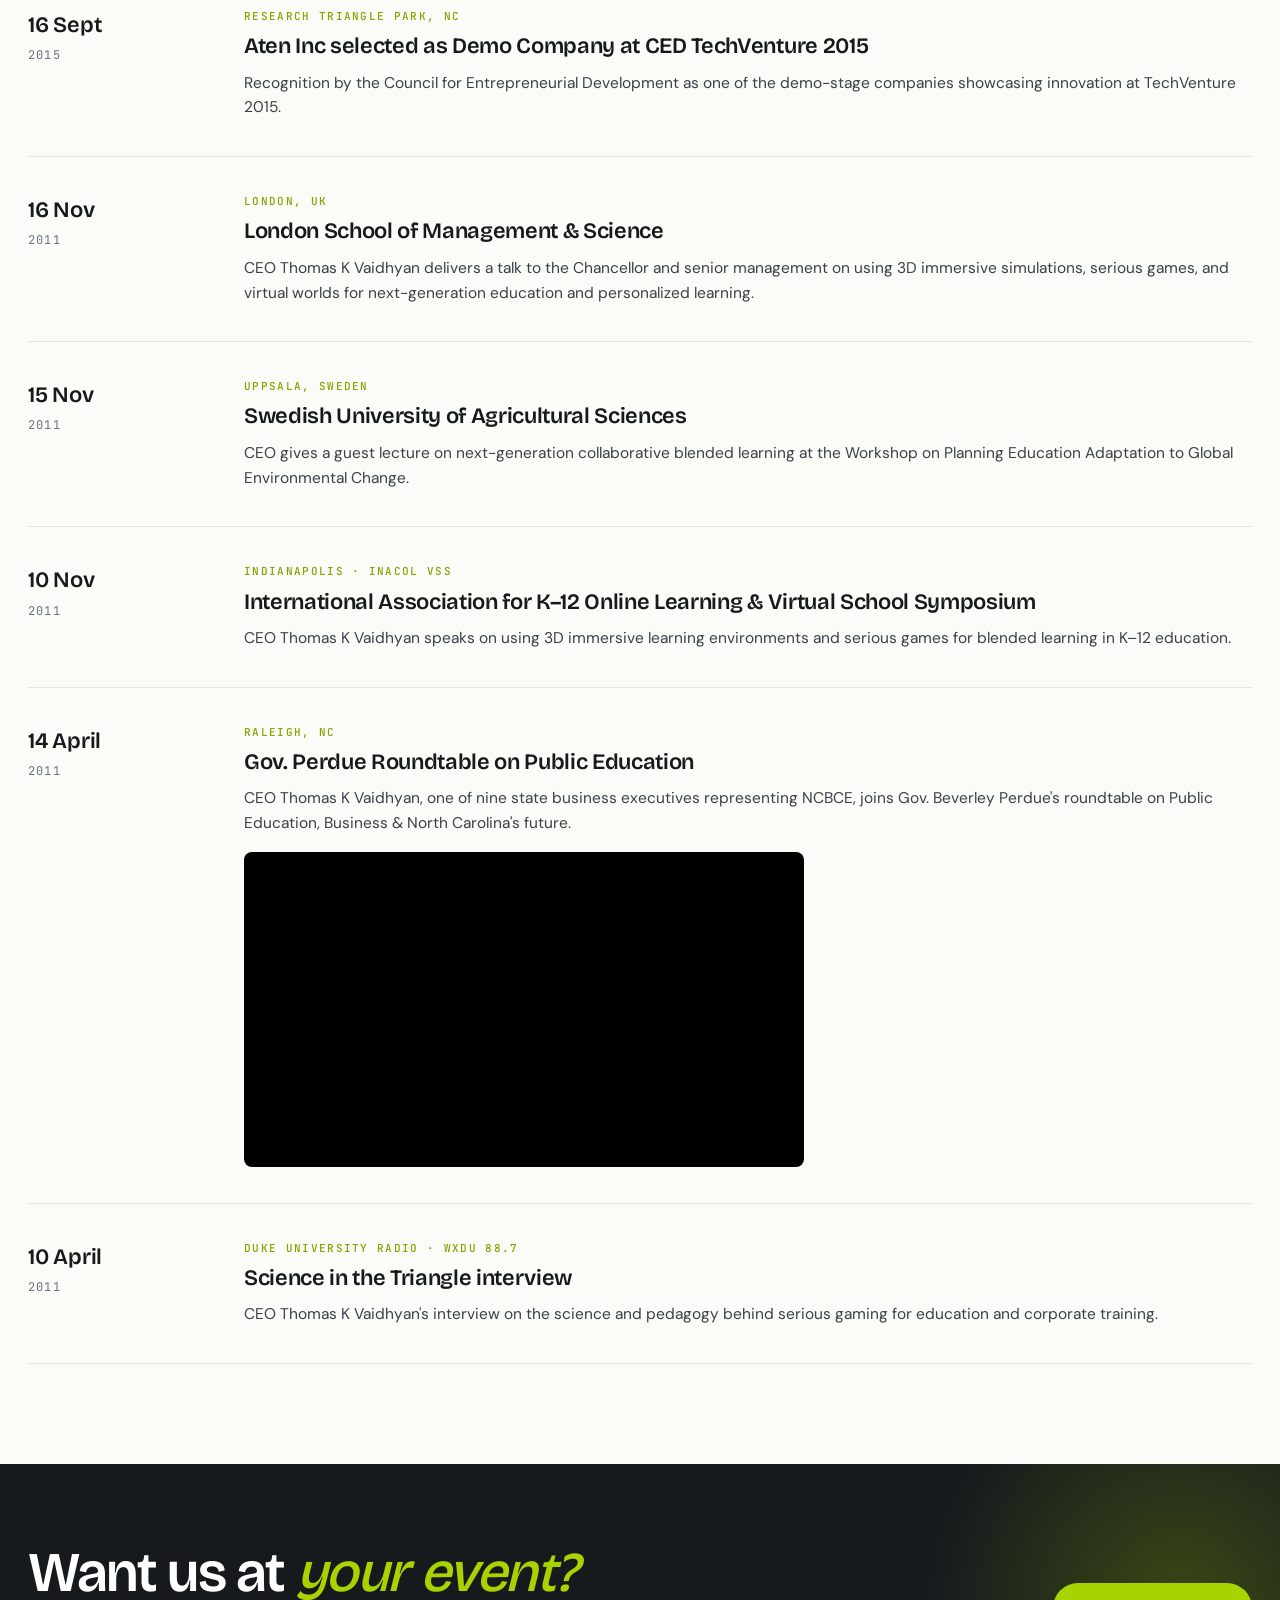
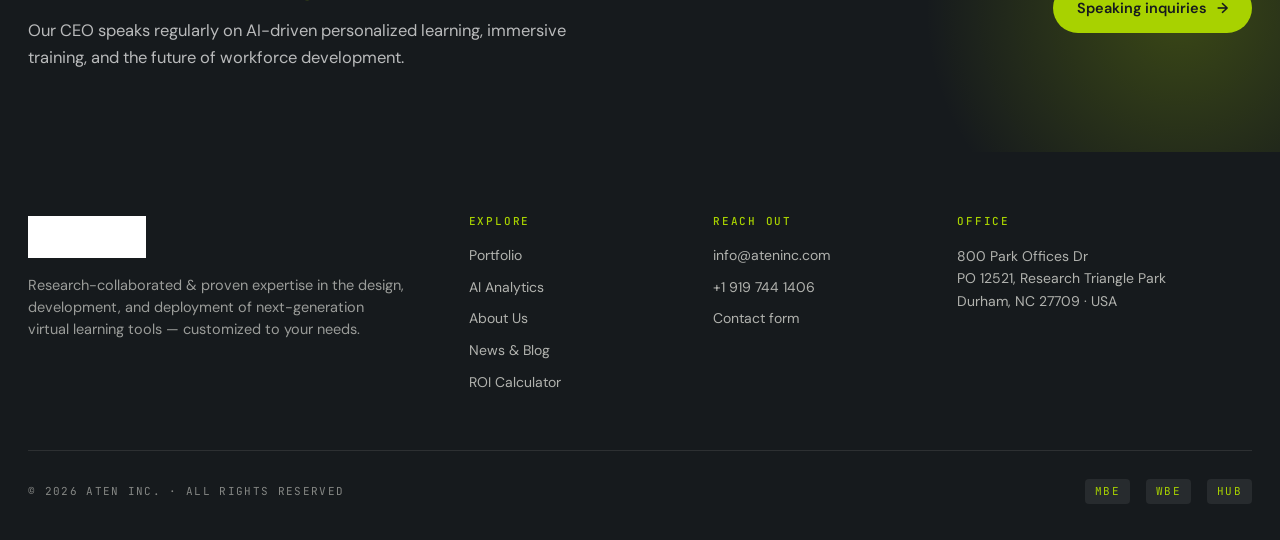
<file: news.html>
<!DOCTYPE html>
<html lang="en">
<head>
<meta charset="UTF-8" />
<meta name="viewport" content="width=device-width, initial-scale=1" />
<title>News &amp; Blog — Aten Inc</title>
<meta name="description" content="Latest news, speaking engagements, and announcements from Aten Inc." />
<link rel="icon" type="image/png" href="[data-uri]" />
<link rel="preconnect" href="https://fonts.googleapis.com" />
<link rel="preconnect" href="https://fonts.gstatic.com" crossorigin />
<link href="https://fonts.googleapis.com/css2?family=Bricolage+Grotesque:opsz,wght@12..96,400;12..96,500;12..96,600;12..96,700&family=DM+Sans:ital,wght@0,300;0,400;0,500;0,600;1,400&family=JetBrains+Mono:wght@400;500&display=swap" rel="stylesheet" />
<style>/* ========================================================
   Aten Inc — Shared Styles
   Light, modern, brand-aligned. Lime green + deep teal.
   ======================================================== */

:root {
  --bg: #fbfbf7;
  --surface: #ffffff;
  --surface-2: #f3f3ec;
  --surface-3: #ecede4;
  --ink: #161a1d;
  --ink-2: #3a4148;
  --ink-3: #6b7280;
  --ink-4: #9ca3af;
  --line: #e5e6dc;
  --line-strong: #d3d5c8;

  --green: #a8d200;
  --green-deep: #7fa600;
  --green-soft: #eef7c8;

  --teal: #0f3a3d;
  --teal-2: #1a5256;
  --teal-light: #d6ebec;

  --warn: #e8704c;

  --display: "Bricolage Grotesque", "DM Sans", -apple-system, system-ui, sans-serif;
  --sans: "DM Sans", -apple-system, BlinkMacSystemFont, sans-serif;
  --mono: "JetBrains Mono", "SF Mono", Menlo, monospace;

  --radius: 14px;
  --radius-sm: 8px;
  --radius-lg: 24px;

  --shadow-sm: 0 1px 2px rgba(15, 58, 61, 0.04), 0 1px 3px rgba(15, 58, 61, 0.06);
  --shadow: 0 4px 12px rgba(15, 58, 61, 0.06), 0 2px 4px rgba(15, 58, 61, 0.04);
  --shadow-lg: 0 24px 48px -12px rgba(15, 58, 61, 0.18);

  --t: 0.25s cubic-bezier(0.2, 0.7, 0.1, 1);
  --t-slow: 0.5s cubic-bezier(0.2, 0.7, 0.1, 1);
}

*, *::before, *::after { box-sizing: border-box; margin: 0; padding: 0; }
html { scroll-behavior: smooth; -webkit-text-size-adjust: 100%; }
body {
  background: var(--bg);
  color: var(--ink);
  font-family: var(--sans);
  font-size: 16px;
  line-height: 1.55;
  -webkit-font-smoothing: antialiased;
  -moz-osx-font-smoothing: grayscale;
  overflow-x: hidden;
}
img, svg { max-width: 100%; display: block; }
a { color: inherit; text-decoration: none; }
button { font: inherit; cursor: pointer; border: none; background: none; color: inherit; }

.container {
  max-width: 1280px;
  margin: 0 auto;
  padding: 0 28px;
}
.container-narrow { max-width: 920px; margin: 0 auto; padding: 0 28px; }

/* ---------- TYPOGRAPHY ---------- */
.eyebrow {
  font-family: var(--mono);
  font-size: 11px;
  font-weight: 500;
  letter-spacing: 0.16em;
  text-transform: uppercase;
  color: var(--teal);
  display: inline-flex;
  align-items: center;
  gap: 10px;
}
.eyebrow::before {
  content: "";
  width: 24px;
  height: 1px;
  background: var(--green-deep);
}

h1, h2, h3, h4 {
  font-family: var(--display);
  font-weight: 600;
  line-height: 1.05;
  letter-spacing: -0.025em;
  color: var(--ink);
}
h1 { font-size: clamp(40px, 6.5vw, 84px); font-weight: 600; }
h2 { font-size: clamp(32px, 4.5vw, 56px); }
h3 { font-size: clamp(20px, 2.4vw, 28px); }
h4 { font-size: 18px; letter-spacing: -0.01em; }

p { color: var(--ink-2); font-size: 16.5px; line-height: 1.65; }
p.lead { font-size: 19px; color: var(--ink-2); line-height: 1.55; }

.accent { color: var(--green-deep); }
.italic { font-style: italic; }

/* ---------- NAV ---------- */
nav.site-nav {
  position: sticky;
  top: 0;
  z-index: 50;
  background: rgba(251, 251, 247, 0.85);
  backdrop-filter: saturate(180%) blur(14px);
  -webkit-backdrop-filter: saturate(180%) blur(14px);
  border-bottom: 1px solid var(--line);
}
.nav-inner {
  display: flex;
  align-items: center;
  justify-content: space-between;
  padding: 16px 28px;
  max-width: 1280px;
  margin: 0 auto;
  gap: 24px;
}
.nav-logo {
  display: flex;
  align-items: center;
  gap: 8px;
  flex-shrink: 0;
}
.nav-logo img {
  height: 38px;
  width: auto;
}
.nav-links {
  display: flex;
  gap: 30px;
  list-style: none;
  font-size: 14.5px;
  font-weight: 500;
}
.nav-links a {
  color: var(--ink-2);
  transition: color var(--t);
  position: relative;
  padding: 6px 0;
}
.nav-links a:hover, .nav-links a.active { color: var(--ink); }
.nav-links a.active::after {
  content: "";
  position: absolute;
  bottom: -2px; left: 0; right: 0;
  height: 2px;
  background: var(--green);
  border-radius: 2px;
}
.nav-cta {
  font-size: 13.5px;
  font-weight: 600;
  padding: 10px 18px;
  background: var(--ink);
  color: var(--bg);
  border-radius: 999px;
  transition: all var(--t);
  white-space: nowrap;
}
.nav-cta:hover {
  background: var(--teal);
  transform: translateY(-1px);
}
.nav-burger {
  display: none;
  width: 28px;
  height: 28px;
  flex-direction: column;
  justify-content: center;
  gap: 5px;
}
.nav-burger span {
  display: block;
  height: 2px;
  background: var(--ink);
  border-radius: 2px;
  transition: all var(--t);
}

@media (max-width: 880px) {
  .nav-links, .nav-cta { display: none; }
  .nav-burger { display: flex; }
  .nav-inner.open + .mobile-drawer { display: block; }
}

.mobile-drawer {
  display: none;
  border-bottom: 1px solid var(--line);
  background: var(--bg);
  padding: 12px 28px 24px;
}
.mobile-drawer ul {
  list-style: none;
  display: flex;
  flex-direction: column;
  gap: 4px;
}
.mobile-drawer a {
  display: block;
  padding: 12px 0;
  border-bottom: 1px solid var(--line);
  font-weight: 500;
  font-size: 16px;
}
.mobile-drawer a:last-child { border-bottom: none; }

/* ---------- BUTTONS ---------- */
.btn {
  display: inline-flex;
  align-items: center;
  gap: 10px;
  padding: 14px 24px;
  border-radius: 999px;
  font-weight: 600;
  font-size: 14.5px;
  transition: all var(--t);
  white-space: nowrap;
}
.btn-primary {
  background: var(--ink);
  color: #fff;
}
.btn-primary:hover {
  background: var(--teal);
  transform: translateY(-1px);
  box-shadow: var(--shadow);
}
.btn-accent {
  background: var(--green);
  color: var(--ink);
}
.btn-accent:hover {
  background: var(--green-deep);
  color: #fff;
  transform: translateY(-1px);
  box-shadow: 0 6px 16px rgba(168, 210, 0, 0.35);
}
.btn-ghost {
  background: transparent;
  color: var(--ink);
  border: 1.5px solid var(--line-strong);
}
.btn-ghost:hover {
  border-color: var(--ink);
  background: var(--surface-2);
}
.btn-arrow { transition: transform var(--t); }
.btn:hover .btn-arrow { transform: translateX(4px); }

/* ---------- HERO ---------- */
.hero {
  padding: 80px 0 100px;
  position: relative;
  overflow: hidden;
}
.hero-grid {
  display: grid;
  grid-template-columns: 1fr;
  gap: 48px;
}
.hero h1 { max-width: 16ch; margin-top: 22px; }
.hero h1 em {
  font-style: italic;
  color: var(--green-deep);
  font-weight: 500;
}
.hero-lead {
  margin-top: 28px;
  max-width: 56ch;
  font-size: 19px;
  color: var(--ink-2);
}
.hero-actions {
  margin-top: 36px;
  display: flex;
  gap: 12px;
  flex-wrap: wrap;
}

.hero-blob {
  position: absolute;
  width: 600px;
  height: 600px;
  border-radius: 50%;
  background: radial-gradient(circle at center, var(--green-soft) 0%, transparent 60%);
  filter: blur(40px);
  pointer-events: none;
  z-index: -1;
}
.hero-blob.tr { top: -200px; right: -200px; }
.hero-blob.bl { bottom: -300px; left: -150px; background: radial-gradient(circle at center, var(--teal-light) 0%, transparent 60%); }

@media (max-width: 720px) {
  .hero { padding: 56px 0 80px; }
}

/* ---------- SECTIONS ---------- */
.section {
  padding: 100px 0;
  position: relative;
}
.section-tinted { background: var(--surface-2); }
.section-dark {
  background: var(--ink);
  color: #f3f3ec;
}
.section-dark h1, .section-dark h2, .section-dark h3 { color: #fff; }
.section-dark p { color: rgba(243, 243, 236, 0.75); }
.section-dark .eyebrow { color: var(--green); }
.section-dark .eyebrow::before { background: var(--green); }

.section-head {
  display: grid;
  grid-template-columns: 1fr;
  gap: 16px;
  margin-bottom: 56px;
  max-width: 720px;
}
.section-head.center { margin-left: auto; margin-right: auto; text-align: center; }
.section-head.center .eyebrow { justify-content: center; }
.section-head h2 em { font-style: italic; color: var(--green-deep); font-weight: 500; }
.section-head p { margin-top: 4px; }

@media (max-width: 720px) {
  .section { padding: 72px 0; }
  .section-head { margin-bottom: 40px; }
}

/* ---------- CARD GRID ---------- */
.grid {
  display: grid;
  gap: 24px;
}
.grid-3 { grid-template-columns: repeat(3, 1fr); }
.grid-4 { grid-template-columns: repeat(4, 1fr); }
.grid-2 { grid-template-columns: repeat(2, 1fr); }

@media (max-width: 980px) {
  .grid-3, .grid-4 { grid-template-columns: repeat(2, 1fr); }
}
@media (max-width: 640px) {
  .grid-3, .grid-4, .grid-2 { grid-template-columns: 1fr; }
}

.card {
  background: var(--surface);
  border: 1px solid var(--line);
  border-radius: var(--radius);
  padding: 32px;
  transition: all var(--t);
}
.card:hover {
  border-color: var(--line-strong);
  transform: translateY(-2px);
  box-shadow: var(--shadow);
}
.card .num {
  font-family: var(--mono);
  font-size: 11px;
  letter-spacing: 0.16em;
  color: var(--green-deep);
  margin-bottom: 16px;
  display: block;
}
.card h3 {
  margin-bottom: 12px;
}
.card p {
  font-size: 15.5px;
}

/* ---------- STATS ---------- */
.stats-row {
  display: grid;
  grid-template-columns: repeat(4, 1fr);
  gap: 32px;
  padding: 48px 0;
  border-top: 1px solid var(--line);
  border-bottom: 1px solid var(--line);
}
.stat {
  display: flex;
  flex-direction: column;
  gap: 6px;
}
.stat-num {
  font-family: var(--display);
  font-weight: 600;
  font-size: clamp(36px, 4vw, 52px);
  line-height: 1;
  letter-spacing: -0.025em;
  color: var(--ink);
}
.stat-num small { font-size: 0.55em; color: var(--ink-3); }
.stat-label {
  font-size: 13.5px;
  color: var(--ink-3);
  line-height: 1.4;
}
@media (max-width: 720px) {
  .stats-row { grid-template-columns: 1fr 1fr; gap: 28px; }
}

/* ---------- COMPARE TABLE ---------- */
.compare {
  display: grid;
  grid-template-columns: 1fr 1fr;
  gap: 0;
  border: 1px solid var(--line);
  border-radius: var(--radius);
  overflow: hidden;
  background: var(--surface);
}
.compare-col { padding: 36px 32px; }
.compare-col.old {
  background: var(--surface-2);
  border-right: 1px solid var(--line);
}
.compare-col.new {
  background: linear-gradient(135deg, var(--green-soft) 0%, transparent 80%);
}
.compare-tag {
  font-family: var(--mono);
  font-size: 11px;
  letter-spacing: 0.16em;
  text-transform: uppercase;
  color: var(--ink-3);
  margin-bottom: 8px;
  font-weight: 500;
}
.compare-col.new .compare-tag { color: var(--green-deep); }
.compare h3 {
  font-family: var(--display);
  font-size: 24px;
  margin-bottom: 24px;
}
.compare ul { list-style: none; }
.compare ul li {
  padding: 10px 0;
  font-size: 14.5px;
  display: flex;
  gap: 12px;
  align-items: flex-start;
  color: var(--ink-2);
  border-top: 1px solid var(--line);
}
.compare-col.old ul li::before {
  content: "✕";
  color: var(--ink-4);
  font-size: 12px;
  margin-top: 3px;
}
.compare-col.new ul li::before {
  content: "✓";
  color: var(--green-deep);
  font-weight: 700;
  font-size: 14px;
}
.compare-col.new ul li { color: var(--ink); }
@media (max-width: 720px) {
  .compare { grid-template-columns: 1fr; }
  .compare-col.old { border-right: none; border-bottom: 1px solid var(--line); }
}

/* ---------- TESTIMONIAL ---------- */
.quote {
  max-width: 880px;
  margin: 0 auto;
  text-align: center;
}
.quote blockquote {
  font-family: var(--display);
  font-size: clamp(22px, 2.4vw, 30px);
  line-height: 1.4;
  font-weight: 500;
  letter-spacing: -0.015em;
  color: var(--ink);
  margin-bottom: 32px;
}
.quote-attr {
  display: flex;
  flex-direction: column;
  gap: 4px;
  align-items: center;
}
.quote-name { font-weight: 600; color: var(--ink); }
.quote-role {
  font-family: var(--mono);
  font-size: 12px;
  color: var(--ink-3);
  letter-spacing: 0.06em;
}

/* ---------- AWARDS LIST ---------- */
.awards { border-top: 1px solid var(--line); }
.award {
  display: grid;
  grid-template-columns: 90px 1fr auto;
  align-items: center;
  gap: 32px;
  padding: 24px 8px;
  border-bottom: 1px solid var(--line);
  transition: padding var(--t), background var(--t);
}
.award:hover { padding-left: 18px; background: var(--surface-2); }
.award-year {
  font-family: var(--display);
  font-weight: 500;
  font-size: 26px;
  color: var(--ink-3);
  transition: color var(--t);
}
.award:hover .award-year { color: var(--green-deep); }
.award-title {
  font-family: var(--display);
  font-size: 18px;
  font-weight: 500;
  color: var(--ink);
  letter-spacing: -0.005em;
}
.award-org {
  font-family: var(--mono);
  font-size: 11px;
  text-transform: uppercase;
  letter-spacing: 0.14em;
  color: var(--ink-3);
}
@media (max-width: 720px) {
  .award { grid-template-columns: 1fr; gap: 4px; padding: 18px 8px; }
  .award-year { font-size: 22px; }
  .award-title { font-size: 16px; }
}

/* ---------- CTA BANNER ---------- */
.cta-banner {
  background: var(--ink);
  color: #fff;
  padding: 80px 0;
  position: relative;
  overflow: hidden;
}
.cta-banner::before {
  content: "";
  position: absolute;
  top: 50%; right: -200px;
  transform: translateY(-50%);
  width: 600px; height: 600px;
  border-radius: 50%;
  background: radial-gradient(circle at center, rgba(168, 210, 0, 0.25) 0%, transparent 60%);
  pointer-events: none;
}
.cta-inner {
  display: grid;
  grid-template-columns: 2fr 1fr;
  gap: 48px;
  align-items: center;
  position: relative;
  z-index: 1;
}
.cta-banner h2 { color: #fff; }
.cta-banner h2 em { color: var(--green); font-style: italic; font-weight: 500; }
.cta-banner p { color: rgba(255, 255, 255, 0.7); margin-top: 14px; max-width: 50ch; }
.cta-actions {
  display: flex;
  gap: 12px;
  justify-self: end;
  flex-wrap: wrap;
}
@media (max-width: 820px) {
  .cta-inner { grid-template-columns: 1fr; }
  .cta-actions { justify-self: start; }
}

/* ---------- FOOTER ---------- */
footer.site-footer {
  background: var(--ink);
  color: rgba(243, 243, 236, 0.7);
  padding: 64px 0 36px;
}
.footer-grid {
  display: grid;
  grid-template-columns: 2fr 1fr 1fr 1.5fr;
  gap: 48px;
  margin-bottom: 56px;
}
.footer-brand img {
  height: 42px;
  filter: brightness(0) invert(1);
  margin-bottom: 16px;
}
.footer-tag {
  font-size: 14.5px;
  line-height: 1.55;
  max-width: 38ch;
  color: rgba(243, 243, 236, 0.6);
}
.footer-col h4 {
  font-family: var(--mono);
  font-size: 11px;
  font-weight: 500;
  letter-spacing: 0.16em;
  text-transform: uppercase;
  color: var(--green);
  margin-bottom: 18px;
}
.footer-col ul { list-style: none; display: flex; flex-direction: column; gap: 10px; font-size: 14px; }
.footer-col a { color: rgba(243, 243, 236, 0.7); transition: color var(--t); }
.footer-col a:hover { color: #fff; }
.footer-col p { color: rgba(243, 243, 236, 0.7); font-size: 14px; line-height: 1.6; }
.footer-bottom {
  display: flex;
  justify-content: space-between;
  align-items: center;
  padding-top: 28px;
  border-top: 1px solid rgba(243, 243, 236, 0.1);
  font-family: var(--mono);
  font-size: 11px;
  letter-spacing: 0.12em;
  text-transform: uppercase;
  color: rgba(243, 243, 236, 0.5);
}
.footer-bottom .cert {
  display: flex;
  gap: 16px;
}
.footer-bottom .cert span {
  padding: 4px 10px;
  background: rgba(243, 243, 236, 0.08);
  border-radius: 4px;
  color: var(--green);
}
@media (max-width: 880px) {
  .footer-grid { grid-template-columns: 1fr 1fr; gap: 36px; }
}
@media (max-width: 560px) {
  .footer-grid { grid-template-columns: 1fr; }
  .footer-bottom { flex-direction: column; gap: 16px; align-items: flex-start; }
}

/* ---------- PORTFOLIO GRID ---------- */
.filters {
  display: flex;
  gap: 6px;
  flex-wrap: wrap;
  margin-bottom: 32px;
  padding: 6px;
  background: var(--surface-2);
  border-radius: 999px;
  width: max-content;
  max-width: 100%;
  overflow-x: auto;
}
.filter-btn {
  padding: 9px 18px;
  font-size: 13px;
  font-weight: 500;
  border-radius: 999px;
  color: var(--ink-3);
  transition: all var(--t);
  white-space: nowrap;
}
.filter-btn:hover { color: var(--ink); }
.filter-btn.active {
  background: var(--ink);
  color: #fff;
}

.portfolio-grid {
  display: grid;
  grid-template-columns: repeat(3, 1fr);
  gap: 20px;
}
@media (max-width: 980px) { .portfolio-grid { grid-template-columns: repeat(2, 1fr); } }
@media (max-width: 600px) { .portfolio-grid { grid-template-columns: 1fr; } }

.portfolio-item {
  background: var(--surface);
  border: 1px solid var(--line);
  border-radius: var(--radius);
  overflow: hidden;
  cursor: pointer;
  transition: all var(--t);
  display: flex;
  flex-direction: column;
}
.portfolio-item:hover {
  transform: translateY(-3px);
  box-shadow: var(--shadow-lg);
  border-color: transparent;
}
.portfolio-thumb {
  position: relative;
  aspect-ratio: 16 / 10;
  overflow: hidden;
  background: var(--surface-3);
}
.portfolio-thumb img {
  width: 100%;
  height: 100%;
  object-fit: cover;
  transition: transform var(--t-slow);
}
.portfolio-item:hover .portfolio-thumb img { transform: scale(1.04); }
.play-icon {
  position: absolute;
  inset: 0;
  display: grid;
  place-items: center;
  background: rgba(15, 58, 61, 0);
  transition: background var(--t);
}
.play-icon::after {
  content: "";
  width: 56px; height: 56px;
  border-radius: 50%;
  background: rgba(255, 255, 255, 0.95);
  background-image: url("data:image/svg+xml,%3Csvg xmlns='http://www.w3.org/2000/svg' viewBox='0 0 24 24' fill='%23161a1d'%3E%3Cpath d='M8 5v14l11-7z'/%3E%3C/svg%3E");
  background-repeat: no-repeat;
  background-position: center;
  background-size: 28px;
  transform: scale(0.8);
  opacity: 0;
  transition: all var(--t);
  box-shadow: 0 8px 24px rgba(0, 0, 0, 0.25);
}
.portfolio-item:hover .play-icon { background: rgba(15, 58, 61, 0.18); }
.portfolio-item:hover .play-icon::after { transform: scale(1); opacity: 1; }
.portfolio-meta {
  padding: 18px 20px 22px;
}
.portfolio-cat {
  font-family: var(--mono);
  font-size: 10.5px;
  letter-spacing: 0.14em;
  text-transform: uppercase;
  color: var(--green-deep);
  margin-bottom: 6px;
  font-weight: 500;
}
.portfolio-title {
  font-family: var(--display);
  font-size: 17.5px;
  font-weight: 600;
  color: var(--ink);
  letter-spacing: -0.01em;
  line-height: 1.25;
  margin-bottom: 4px;
}
.portfolio-date {
  font-size: 12.5px;
  color: var(--ink-3);
}

/* ---------- VIDEO LIGHTBOX ---------- */
.lightbox {
  position: fixed;
  inset: 0;
  background: rgba(15, 18, 20, 0.92);
  backdrop-filter: blur(8px);
  z-index: 100;
  display: none;
  align-items: center;
  justify-content: center;
  padding: 24px;
  animation: fade 0.3s ease;
}
.lightbox.open { display: flex; }
@keyframes fade { from { opacity: 0; } to { opacity: 1; } }
.lightbox-inner {
  position: relative;
  width: 100%;
  max-width: 1100px;
  aspect-ratio: 16 / 9;
  background: #000;
  border-radius: var(--radius);
  overflow: hidden;
  box-shadow: 0 30px 80px rgba(0, 0, 0, 0.5);
}
.lightbox iframe {
  width: 100%;
  height: 100%;
  border: 0;
}
.lightbox-close {
  position: absolute;
  top: -48px;
  right: 0;
  width: 36px;
  height: 36px;
  border-radius: 50%;
  background: rgba(255, 255, 255, 0.1);
  color: #fff;
  display: grid;
  place-items: center;
  font-size: 22px;
  transition: background var(--t);
}
.lightbox-close:hover { background: rgba(255, 255, 255, 0.2); }
.lightbox-caption {
  position: absolute;
  bottom: -40px;
  left: 0;
  font-family: var(--mono);
  font-size: 12px;
  letter-spacing: 0.1em;
  text-transform: uppercase;
  color: rgba(255, 255, 255, 0.7);
}

/* ---------- FORM ---------- */
.form-row {
  display: grid;
  grid-template-columns: 1fr 1fr;
  gap: 18px;
  margin-bottom: 18px;
}
@media (max-width: 600px) { .form-row { grid-template-columns: 1fr; } }
.field { display: flex; flex-direction: column; gap: 6px; }
.field label {
  font-family: var(--mono);
  font-size: 11px;
  letter-spacing: 0.14em;
  text-transform: uppercase;
  color: var(--ink-3);
  font-weight: 500;
}
.field input, .field textarea, .field select {
  font-family: inherit;
  font-size: 15px;
  padding: 14px 16px;
  border: 1.5px solid var(--line-strong);
  border-radius: var(--radius-sm);
  background: var(--surface);
  color: var(--ink);
  transition: border-color var(--t);
}
.field input:focus, .field textarea:focus, .field select:focus {
  outline: none;
  border-color: var(--green-deep);
}
.field textarea { resize: vertical; min-height: 120px; }

/* ---------- ROI SLIDER ---------- */
.slider-row {
  display: grid;
  grid-template-columns: 1fr;
  gap: 8px;
  padding: 14px 0;
  border-bottom: 1px solid var(--line);
}
.slider-head {
  display: flex;
  justify-content: space-between;
  align-items: center;
}
.slider-label {
  font-family: var(--mono);
  font-size: 12px;
  letter-spacing: 0.1em;
  text-transform: uppercase;
  color: var(--ink-2);
}
.slider-value {
  font-family: var(--display);
  font-size: 22px;
  font-weight: 600;
  color: var(--ink);
}
input[type="range"] {
  -webkit-appearance: none;
  appearance: none;
  width: 100%;
  height: 4px;
  background: var(--line);
  border-radius: 2px;
  outline: none;
}
input[type="range"]::-webkit-slider-thumb {
  -webkit-appearance: none;
  appearance: none;
  width: 22px;
  height: 22px;
  border-radius: 50%;
  background: var(--green);
  border: 3px solid var(--ink);
  cursor: pointer;
  transition: transform var(--t);
}
input[type="range"]::-webkit-slider-thumb:hover { transform: scale(1.15); }
input[type="range"]::-moz-range-thumb {
  width: 22px;
  height: 22px;
  border-radius: 50%;
  background: var(--green);
  border: 3px solid var(--ink);
  cursor: pointer;
}

/* ---------- ENTRANCE ANIMATIONS ---------- */
@keyframes rise {
  from { opacity: 0; transform: translateY(18px); }
  to   { opacity: 1; transform: translateY(0); }
}
.reveal { opacity: 0; animation: rise 0.8s cubic-bezier(0.2, 0.7, 0.1, 1) forwards; }
.reveal.d1 { animation-delay: 0.05s; }
.reveal.d2 { animation-delay: 0.15s; }
.reveal.d3 { animation-delay: 0.25s; }
.reveal.d4 { animation-delay: 0.35s; }
.reveal.d5 { animation-delay: 0.45s; }

.scroll-reveal {
  opacity: 0;
  transform: translateY(24px);
  transition: opacity 0.7s cubic-bezier(0.2, 0.7, 0.1, 1), transform 0.7s cubic-bezier(0.2, 0.7, 0.1, 1);
}
.scroll-reveal.in { opacity: 1; transform: translateY(0); }

/* ---------- UTIL ---------- */
.text-center { text-align: center; }
.mt-0 { margin-top: 0 !important; }
.mt-2 { margin-top: 16px; }
.mt-4 { margin-top: 32px; }
.divider { height: 1px; background: var(--line); margin: 0; }
</style>
<style>
  .news-list { display: flex; flex-direction: column; }
  .news-item {
    display: grid;
    grid-template-columns: 180px 1fr;
    gap: 36px;
    padding: 36px 0;
    border-top: 1px solid var(--line);
    align-items: start;
  }
  .news-item:last-child { border-bottom: 1px solid var(--line); }
  .news-date {
    font-family: var(--mono);
    font-size: 12px;
    letter-spacing: 0.1em;
    text-transform: uppercase;
    color: var(--ink-3);
  }
  .news-date strong {
    display: block;
    font-family: var(--display);
    font-size: 22px;
    color: var(--ink);
    font-weight: 600;
    letter-spacing: -0.01em;
    margin-bottom: 4px;
    text-transform: none;
  }
  .news-loc {
    font-family: var(--mono);
    font-size: 11px;
    letter-spacing: 0.12em;
    text-transform: uppercase;
    color: var(--green-deep);
    margin-bottom: 8px;
    font-weight: 500;
  }
  .news-title {
    font-family: var(--display);
    font-size: 22px;
    font-weight: 600;
    line-height: 1.25;
    letter-spacing: -0.015em;
    color: var(--ink);
    margin-bottom: 10px;
  }
  .news-body { color: var(--ink-2); font-size: 15.5px; line-height: 1.6; }
  @media (max-width: 720px) {
    .news-item { grid-template-columns: 1fr; gap: 8px; padding: 28px 0; }
    .news-date strong { font-size: 18px; }
  }
  .news-featured {
    background: linear-gradient(135deg, var(--green-soft) 0%, var(--surface-2) 100%);
    border: 1px solid var(--green);
    border-radius: var(--radius);
    padding: 40px;
    margin-bottom: 56px;
  }
  .news-featured .news-loc { color: var(--green-deep); }
  .news-featured h3 { font-size: 28px; margin-bottom: 16px; }
</style>
</head>
<body>

<nav class="site-nav">
  <div class="nav-inner">
    <a href="index.html" class="nav-logo"><img src="[data-uri]" alt="Aten Inc." /></a>
    <ul class="nav-links">
      <li><a href="index.html">Home</a></li>
      <li><a href="portfolio.html">Portfolio</a></li>
      <li><a href="ai-analytics.html">AI Analytics</a></li>
      <li><a href="about.html">About</a></li>
      <li><a href="news.html" class="active">News</a></li>
      <li><a href="roi-calculator.html">ROI Calculator</a></li>
    </ul>
    <a href="contact.html" class="nav-cta">Contact us</a>
    <button class="nav-burger" aria-label="Menu"><span></span><span></span><span></span></button>
  </div>
  <div class="mobile-drawer">
    <ul>
      <li><a href="index.html">Home</a></li>
      <li><a href="portfolio.html">Portfolio</a></li>
      <li><a href="ai-analytics.html">AI Analytics</a></li>
      <li><a href="about.html">About</a></li>
      <li><a href="news.html">News &amp; Blog</a></li>
      <li><a href="roi-calculator.html">ROI Calculator</a></li>
      <li><a href="contact.html">Contact</a></li>
    </ul>
  </div>
</nav>

<header class="hero" style="padding: 64px 0 48px;">
  <div class="hero-blob tr"></div>
  <div class="container">
    <span class="eyebrow reveal d1">News &amp; Speaking Engagements</span>
    <h1 class="reveal d2" style="margin-top: 18px; font-size: clamp(36px, 5vw, 64px);">
      Where you'll <em>find us</em>.
    </h1>
    <p class="hero-lead reveal d3" style="margin-top: 24px;">
      Keynotes, fireside chats, and announcements from Aten and our CEO.
    </p>
  </div>
</header>

<section style="padding: 0 0 100px;">
  <div class="container">

    <div class="news-featured scroll-reveal">
      <div class="news-loc">17 February 2026 · Bharat Mandapam, New Delhi, India</div>
      <h3 style="font-family: var(--display); font-weight: 600; letter-spacing: -0.015em;">Fireside Chat: AI/ML-Driven Virtual Immersive Autonomous Personalized Learning &amp; AI India Impact</h3>
      <p style="margin-bottom: 28px;">Join our Fireside Chat at the AI India Impact Summit 2026. Discover how Aten's cutting-edge AI-powered virtual immersive learning can scale talent for rural and underserved youth. Discussion will cover AI best practices in Fintech, Healthcare, and ITES — empowering human capital inclusion, driving growth and social good, with real stories on safe, trusted, resilient, and innovative AI.</p>
      <div style="aspect-ratio: 16/9; border-radius: var(--radius); overflow: hidden; background: #000; max-width: 800px;">
        <iframe src="https://www.youtube.com/embed/IuskmkZ2Pzg" title="AI India Impact Summit 2026" allow="accelerometer; autoplay; clipboard-write; encrypted-media; gyroscope; picture-in-picture" allowfullscreen loading="lazy" style="width: 100%; height: 100%; border: 0; display: block;"></iframe>
      </div>
    </div>

    <div class="news-list">

      <div class="news-item scroll-reveal">
        <div class="news-date"><strong>3 Sept</strong>2025</div>
        <div>
          <div class="news-loc">New Delhi, India · SEMICON India</div>
          <div class="news-title">Keynote — Workforce Development Session</div>
          <div class="news-body">CEO Thomas Vaidhyan delivers a keynote on AI/ML-driven, personalized self-paced learning environments to train future workers. The session explores how artificial intelligence and machine learning can revolutionize workforce development by enabling adaptive, tailored learning experiences. Attendees gain insight into the future of skill-building, where personalized education empowers individuals to learn at their own pace and equips them with the competencies required for tomorrow's industries.</div>
        </div>
      </div>

      <div class="news-item scroll-reveal">
        <div class="news-date"><strong>11 March</strong>2025</div>
        <div>
          <div class="news-loc">Vietnam</div>
          <div class="news-title">MOU signed with One Value, Vietnam</div>
          <div class="news-body">Aten Inc and One Value Vietnam have agreed to sign an MOU establishing a mutually beneficial partnership: One Value will connect Aten Inc with prospective customers primarily in manufacturing, engineering, finance, and other areas. As one of the largest valuation companies in Vietnam, One Value brings a substantial network of clients and contacts to the partnership.</div>
        </div>
      </div>

      <div class="news-item scroll-reveal">
        <div class="news-date"><strong>11 Dec</strong>2018</div>
        <div>
          <div class="news-loc">Doha, Qatar · ICAO GATTPS</div>
          <div class="news-title">5th Global Aviation Training and TRAINAIR PLUS Symposium</div>
          <div class="news-body">Aten participates in the International Civil Aviation Organization's GATTPS 2018, held December 10–12 in Doha. Discussion covers VR-based pilot training and the practical application of immersive simulation in aviation safety.</div>
        </div>
      </div>

      <div class="news-item scroll-reveal">
        <div class="news-date"><strong>7 Nov</strong>2018</div>
        <div>
          <div class="news-loc">Madrid, Spain · EATS 2018</div>
          <div class="news-title">European Airline Training Symposium</div>
          <div class="news-body" style="margin-bottom: 16px;">CEO Thomas Vaidhyan speaks on Aten's recent experience in the aviation industry — pilot training, and best practices in VR and AR for pre-flight and continuing education.</div>
          <div style="aspect-ratio: 16/9; border-radius: var(--radius-sm); overflow: hidden; background: #000; max-width: 560px;">
            <iframe src="https://www.youtube.com/embed/mpw0ykHwF5I" title="EATS 2018 Madrid talk" allow="accelerometer; autoplay; clipboard-write; encrypted-media; gyroscope; picture-in-picture" allowfullscreen loading="lazy" style="width: 100%; height: 100%; border: 0; display: block;"></iframe>
          </div>
        </div>
      </div>

      <div class="news-item scroll-reveal">
        <div class="news-date"><strong>29 Aug</strong>2018</div>
        <div>
          <div class="news-loc">Singapore · APATS 2018</div>
          <div class="news-title">Asia Pacific Airline Training Symposium</div>
          <div class="news-body">A discussion of how immersive simulation closes the gap between training and operational reality in commercial aviation.</div>
        </div>
      </div>

      <div class="news-item scroll-reveal">
        <div class="news-date"><strong>17 April</strong>2018</div>
        <div>
          <div class="news-loc">WATS 2018</div>
          <div class="news-title">World Aviation Training Symposium</div>
          <div class="news-body">WATS is the world's biggest gathering of aviation training professionals. Aten presents on data-driven simulation methodologies and their application to complex tasks under real-world constraints.</div>
        </div>
      </div>

      <div class="news-item scroll-reveal">
        <div class="news-date"><strong>3 May</strong>2017</div>
        <div>
          <div class="news-loc">Orlando, Florida · WATS 2017</div>
          <div class="news-title">Data-driven 3D immersive training methodologies</div>
          <div class="news-body">CEO Thomas K Vaidhyan speaks on data-driven, 3D immersive training methodologies and their application to solving complex tasks in real-world situations, under real-life constraints, in real time.</div>
        </div>
      </div>

      <div class="news-item scroll-reveal">
        <div class="news-date"><strong>23 June</strong>2017</div>
        <div>
          <div class="news-loc">Cork, Ireland · iGBL</div>
          <div class="news-title">Irish Conference on Game-Based Learning</div>
          <div class="news-body">Aten participates in iGBL — formerly the Irish Symposium on Game-Based Learning — now in its sixth year, providing a forum for academics, industry, and practitioners working on serious games for education.</div>
        </div>
      </div>

      <div class="news-item scroll-reveal">
        <div class="news-date"><strong>17 Dec</strong>2015</div>
        <div>
          <div class="news-loc">Raleigh, NC · Triangle TechBreakfast</div>
          <div class="news-title">Aten Flipped Training Simulations</div>
          <div class="news-body">Thomas Vaidhyan presents Aten's approach to flipping the traditional training model: practice first, theory in service of practice.</div>
        </div>
      </div>

      <div class="news-item scroll-reveal">
        <div class="news-date"><strong>16 Sept</strong>2015</div>
        <div>
          <div class="news-loc">Research Triangle Park, NC</div>
          <div class="news-title">Aten Inc selected as Demo Company at CED TechVenture 2015</div>
          <div class="news-body">Recognition by the Council for Entrepreneurial Development as one of the demo-stage companies showcasing innovation at TechVenture 2015.</div>
        </div>
      </div>

      <div class="news-item scroll-reveal">
        <div class="news-date"><strong>16 Nov</strong>2011</div>
        <div>
          <div class="news-loc">London, UK</div>
          <div class="news-title">London School of Management &amp; Science</div>
          <div class="news-body">CEO Thomas K Vaidhyan delivers a talk to the Chancellor and senior management on using 3D immersive simulations, serious games, and virtual worlds for next-generation education and personalized learning.</div>
        </div>
      </div>

      <div class="news-item scroll-reveal">
        <div class="news-date"><strong>15 Nov</strong>2011</div>
        <div>
          <div class="news-loc">Uppsala, Sweden</div>
          <div class="news-title">Swedish University of Agricultural Sciences</div>
          <div class="news-body">CEO gives a guest lecture on next-generation collaborative blended learning at the Workshop on Planning Education Adaptation to Global Environmental Change.</div>
        </div>
      </div>

      <div class="news-item scroll-reveal">
        <div class="news-date"><strong>10 Nov</strong>2011</div>
        <div>
          <div class="news-loc">Indianapolis · iNACOL VSS</div>
          <div class="news-title">International Association for K–12 Online Learning &amp; Virtual School Symposium</div>
          <div class="news-body">CEO Thomas K Vaidhyan speaks on using 3D immersive learning environments and serious games for blended learning in K–12 education.</div>
        </div>
      </div>

      <div class="news-item scroll-reveal">
        <div class="news-date"><strong>14 April</strong>2011</div>
        <div>
          <div class="news-loc">Raleigh, NC</div>
          <div class="news-title">Gov. Perdue Roundtable on Public Education</div>
          <div class="news-body" style="margin-bottom: 16px;">CEO Thomas K Vaidhyan, one of nine state business executives representing NCBCE, joins Gov. Beverley Perdue's roundtable on Public Education, Business &amp; North Carolina's future.</div>
          <div style="aspect-ratio: 16/9; border-radius: var(--radius-sm); overflow: hidden; background: #000; max-width: 560px;">
            <iframe src="https://www.youtube.com/embed/RlYRllrG2Ho" title="Gov. Perdue Roundtable" allow="accelerometer; autoplay; clipboard-write; encrypted-media; gyroscope; picture-in-picture" allowfullscreen loading="lazy" style="width: 100%; height: 100%; border: 0; display: block;"></iframe>
          </div>
        </div>
      </div>

      <div class="news-item scroll-reveal">
        <div class="news-date"><strong>10 April</strong>2011</div>
        <div>
          <div class="news-loc">Duke University Radio · WXDU 88.7</div>
          <div class="news-title">Science in the Triangle interview</div>
          <div class="news-body">CEO Thomas K Vaidhyan's interview on the science and pedagogy behind serious gaming for education and corporate training.</div>
        </div>
      </div>

    </div>
  </div>
</section>

<section class="cta-banner">
  <div class="container">
    <div class="cta-inner">
      <div>
        <h2>Want us at <em>your event?</em></h2>
        <p>Our CEO speaks regularly on AI-driven personalized learning, immersive training, and the future of workforce development.</p>
      </div>
      <div class="cta-actions">
        <a href="contact.html" class="btn btn-accent">Speaking inquiries <span class="btn-arrow">→</span></a>
      </div>
    </div>
  </div>
</section>

<footer class="site-footer">
  <div class="container">
    <div class="footer-grid">
      <div class="footer-brand">
        <img src="[data-uri]" alt="Aten Inc." />
        <p class="footer-tag">Research-collaborated &amp; proven expertise in the design, development, and deployment of next-generation virtual learning tools — customized to your needs.</p>
      </div>
      <div class="footer-col">
        <h4>Explore</h4>
        <ul>
          <li><a href="portfolio.html">Portfolio</a></li>
          <li><a href="ai-analytics.html">AI Analytics</a></li>
          <li><a href="about.html">About Us</a></li>
          <li><a href="news.html">News &amp; Blog</a></li>
          <li><a href="roi-calculator.html">ROI Calculator</a></li>
        </ul>
      </div>
      <div class="footer-col">
        <h4>Reach out</h4>
        <ul>
          <li><a href="mailto:info@ateninc.com">info@ateninc.com</a></li>
          <li><a href="tel:+19197441406">+1 919 744 1406</a></li>
          <li><a href="contact.html">Contact form</a></li>
        </ul>
      </div>
      <div class="footer-col">
        <h4>Office</h4>
        <p>800 Park Offices Dr<br/>PO 12521, Research Triangle Park<br/>Durham, NC 27709 · USA</p>
      </div>
    </div>
    <div class="footer-bottom">
      <span>© <span id="year"></span> Aten Inc. · All Rights Reserved</span>
      <div class="cert"><span>MBE</span><span>WBE</span><span>HUB</span></div>
    </div>
  </div>
</footer>

<script>/* ============================================
   Aten Inc — Shared scripts
   ============================================ */

// Mobile nav toggle
(function () {
  const burger = document.querySelector('.nav-burger');
  const drawer = document.querySelector('.mobile-drawer');
  if (!burger || !drawer) return;
  burger.addEventListener('click', () => {
    const isOpen = drawer.classList.toggle('open');
    drawer.style.display = isOpen ? 'block' : 'none';
  });
})();

// Scroll reveal
(function () {
  const els = document.querySelectorAll('.scroll-reveal');
  if (!els.length) return;
  const io = new IntersectionObserver((entries) => {
    entries.forEach((e) => {
      if (e.isIntersecting) {
        e.target.classList.add('in');
        io.unobserve(e.target);
      }
    });
  }, { threshold: 0.1, rootMargin: '0px 0px -40px 0px' });
  els.forEach((el) => io.observe(el));
})();

// Year stamp
(function () {
  const y = document.getElementById('year');
  if (y) y.textContent = new Date().getFullYear();
})();
</script>
</body>
</html>
</file>
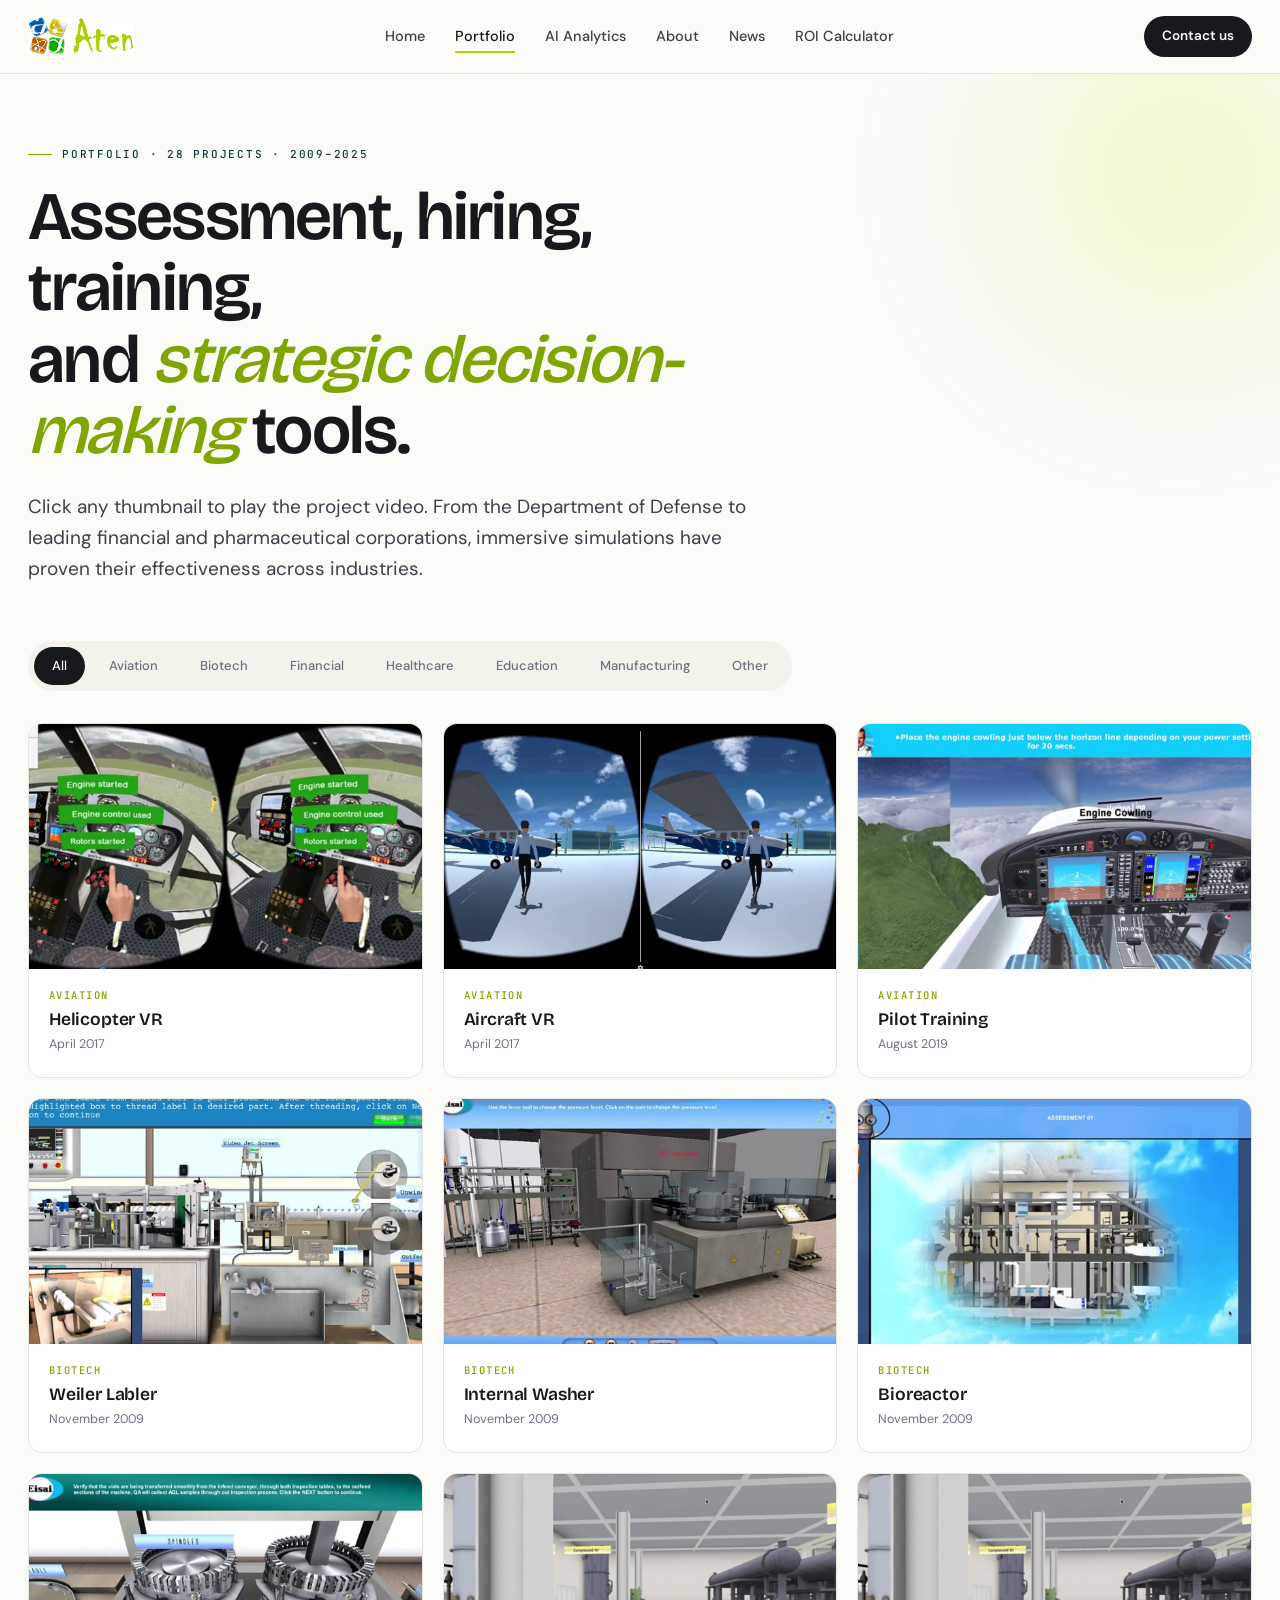
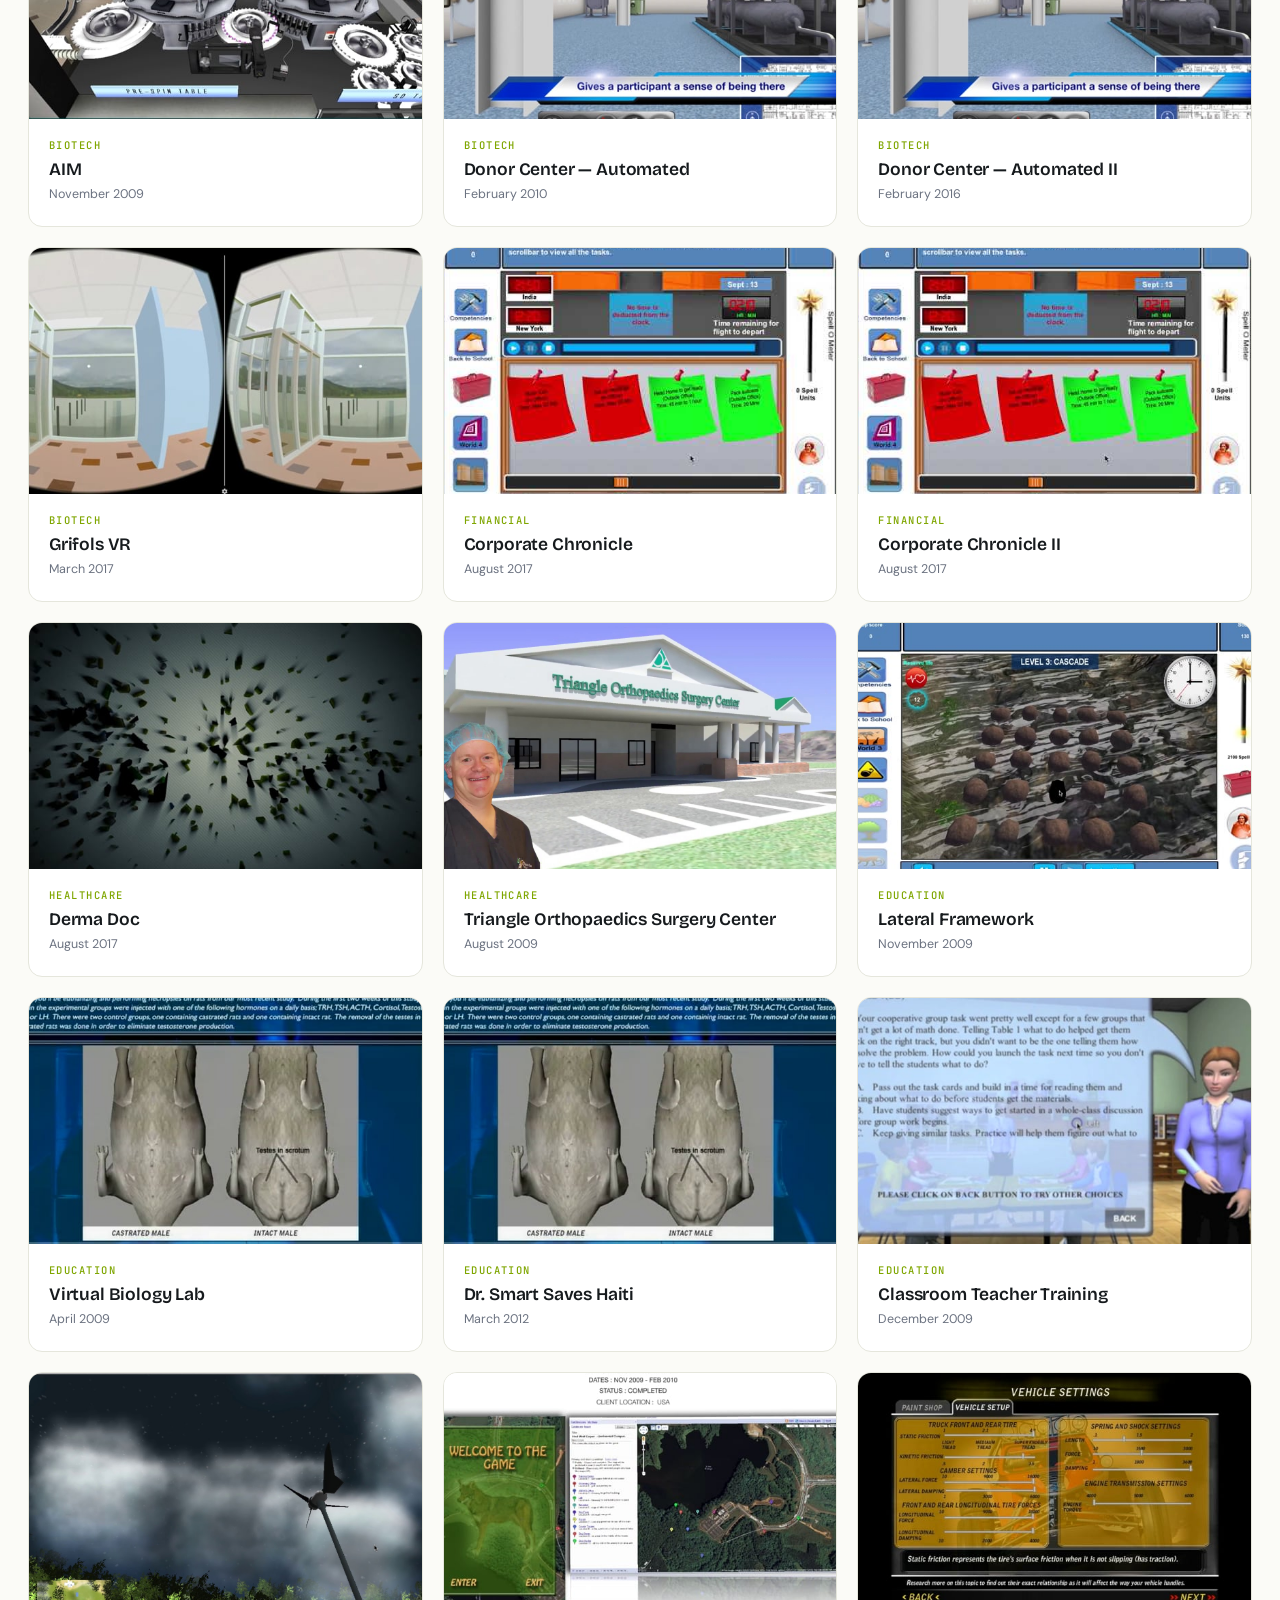
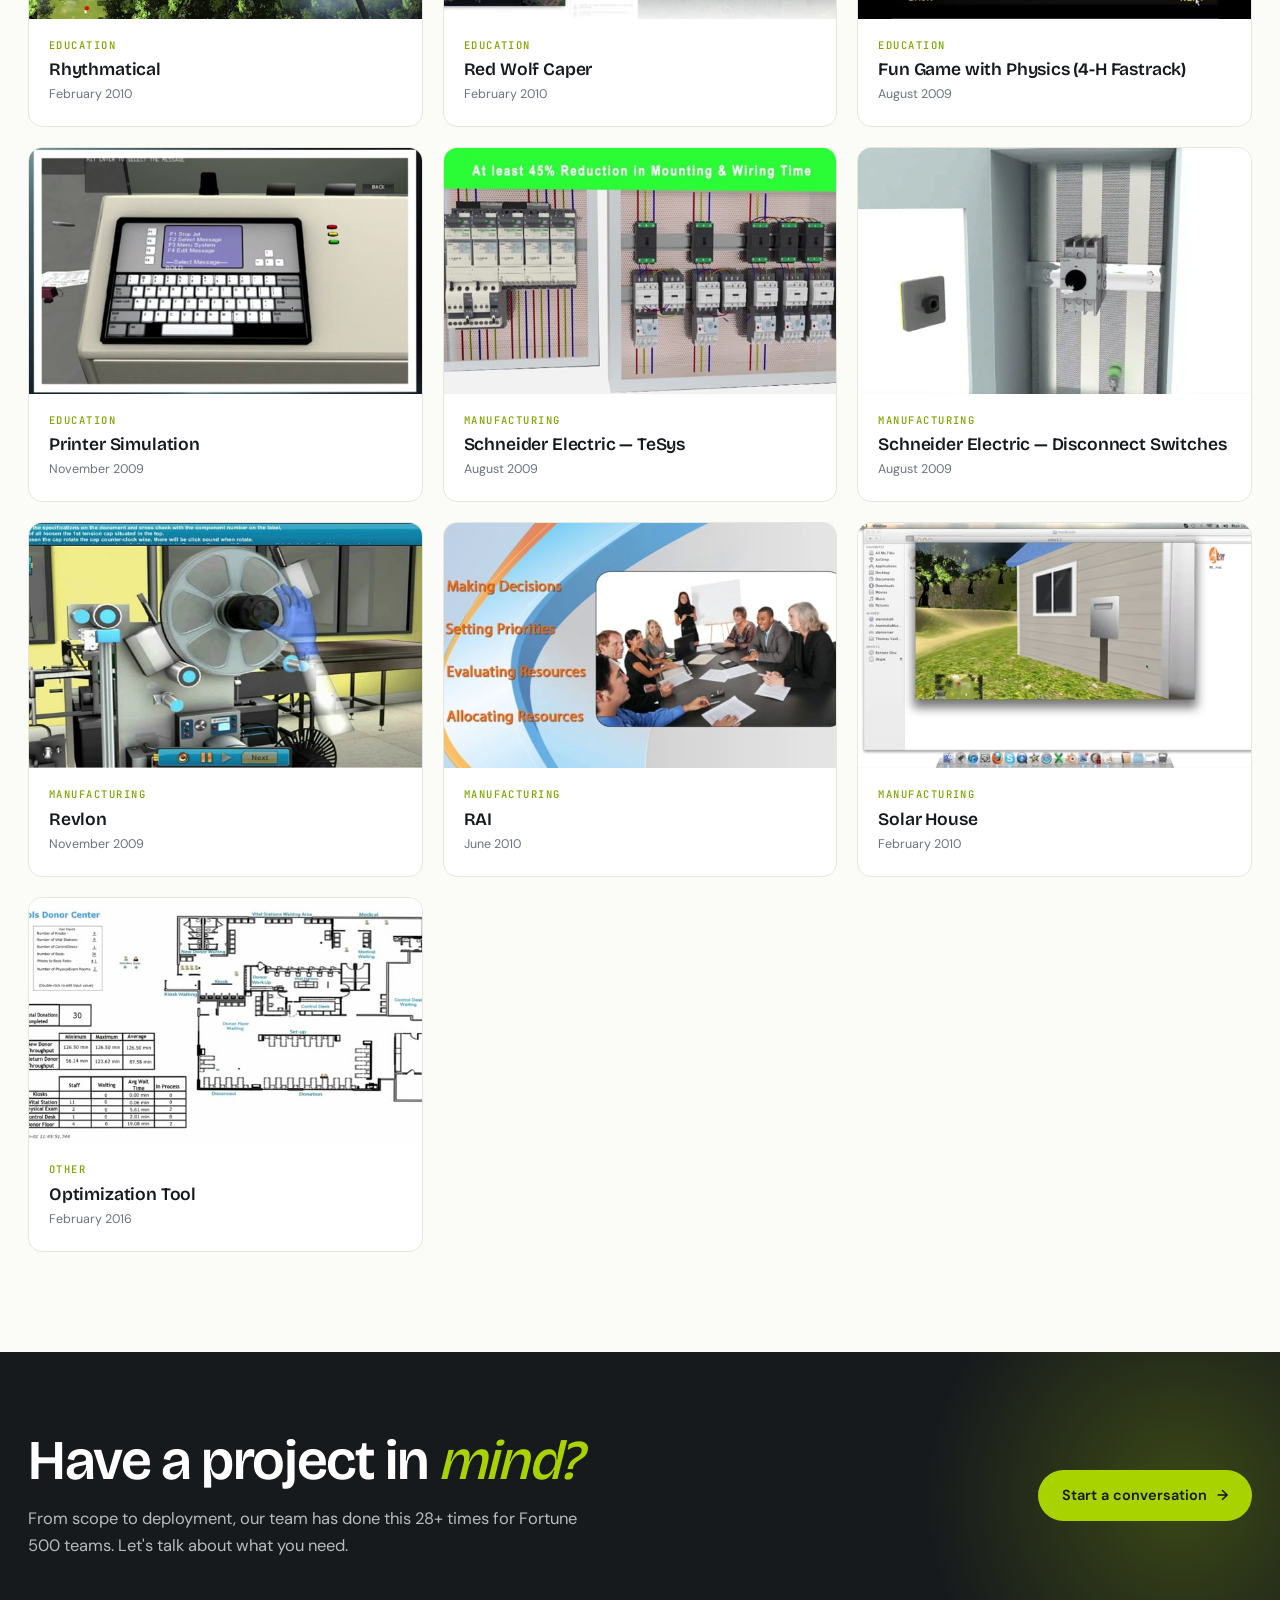
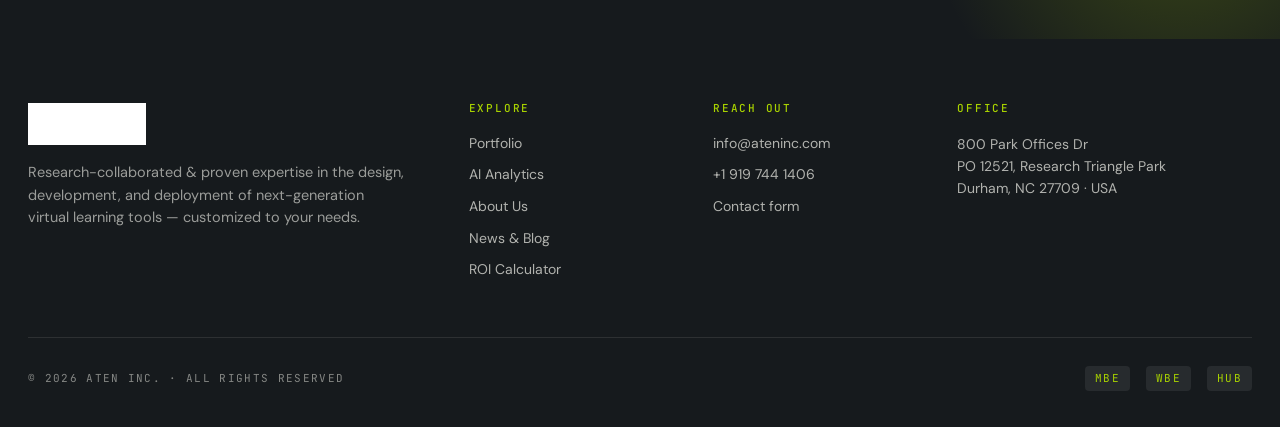
<file: portfolio.html>
<!DOCTYPE html>
<html lang="en">
<head>
<meta charset="UTF-8" />
<meta name="viewport" content="width=device-width, initial-scale=1" />
<title>Portfolio — Aten Inc</title>
<meta name="description" content="Immersive simulations, VR training, and serious games built by Aten Inc for Fortune 500 clients across aviation, biotech, financial, healthcare, education, and manufacturing." />
<link rel="icon" type="image/png" href="[data-uri]" />
<link rel="preconnect" href="https://fonts.googleapis.com" />
<link rel="preconnect" href="https://fonts.gstatic.com" crossorigin />
<link href="https://fonts.googleapis.com/css2?family=Bricolage+Grotesque:opsz,wght@12..96,400;12..96,500;12..96,600;12..96,700&family=DM+Sans:ital,wght@0,300;0,400;0,500;0,600;1,400&family=JetBrains+Mono:wght@400;500&display=swap" rel="stylesheet" />
<style>/* ========================================================
   Aten Inc — Shared Styles
   Light, modern, brand-aligned. Lime green + deep teal.
   ======================================================== */

:root {
  --bg: #fbfbf7;
  --surface: #ffffff;
  --surface-2: #f3f3ec;
  --surface-3: #ecede4;
  --ink: #161a1d;
  --ink-2: #3a4148;
  --ink-3: #6b7280;
  --ink-4: #9ca3af;
  --line: #e5e6dc;
  --line-strong: #d3d5c8;

  --green: #a8d200;
  --green-deep: #7fa600;
  --green-soft: #eef7c8;

  --teal: #0f3a3d;
  --teal-2: #1a5256;
  --teal-light: #d6ebec;

  --warn: #e8704c;

  --display: "Bricolage Grotesque", "DM Sans", -apple-system, system-ui, sans-serif;
  --sans: "DM Sans", -apple-system, BlinkMacSystemFont, sans-serif;
  --mono: "JetBrains Mono", "SF Mono", Menlo, monospace;

  --radius: 14px;
  --radius-sm: 8px;
  --radius-lg: 24px;

  --shadow-sm: 0 1px 2px rgba(15, 58, 61, 0.04), 0 1px 3px rgba(15, 58, 61, 0.06);
  --shadow: 0 4px 12px rgba(15, 58, 61, 0.06), 0 2px 4px rgba(15, 58, 61, 0.04);
  --shadow-lg: 0 24px 48px -12px rgba(15, 58, 61, 0.18);

  --t: 0.25s cubic-bezier(0.2, 0.7, 0.1, 1);
  --t-slow: 0.5s cubic-bezier(0.2, 0.7, 0.1, 1);
}

*, *::before, *::after { box-sizing: border-box; margin: 0; padding: 0; }
html { scroll-behavior: smooth; -webkit-text-size-adjust: 100%; }
body {
  background: var(--bg);
  color: var(--ink);
  font-family: var(--sans);
  font-size: 16px;
  line-height: 1.55;
  -webkit-font-smoothing: antialiased;
  -moz-osx-font-smoothing: grayscale;
  overflow-x: hidden;
}
img, svg { max-width: 100%; display: block; }
a { color: inherit; text-decoration: none; }
button { font: inherit; cursor: pointer; border: none; background: none; color: inherit; }

.container {
  max-width: 1280px;
  margin: 0 auto;
  padding: 0 28px;
}
.container-narrow { max-width: 920px; margin: 0 auto; padding: 0 28px; }

/* ---------- TYPOGRAPHY ---------- */
.eyebrow {
  font-family: var(--mono);
  font-size: 11px;
  font-weight: 500;
  letter-spacing: 0.16em;
  text-transform: uppercase;
  color: var(--teal);
  display: inline-flex;
  align-items: center;
  gap: 10px;
}
.eyebrow::before {
  content: "";
  width: 24px;
  height: 1px;
  background: var(--green-deep);
}

h1, h2, h3, h4 {
  font-family: var(--display);
  font-weight: 600;
  line-height: 1.05;
  letter-spacing: -0.025em;
  color: var(--ink);
}
h1 { font-size: clamp(40px, 6.5vw, 84px); font-weight: 600; }
h2 { font-size: clamp(32px, 4.5vw, 56px); }
h3 { font-size: clamp(20px, 2.4vw, 28px); }
h4 { font-size: 18px; letter-spacing: -0.01em; }

p { color: var(--ink-2); font-size: 16.5px; line-height: 1.65; }
p.lead { font-size: 19px; color: var(--ink-2); line-height: 1.55; }

.accent { color: var(--green-deep); }
.italic { font-style: italic; }

/* ---------- NAV ---------- */
nav.site-nav {
  position: sticky;
  top: 0;
  z-index: 50;
  background: rgba(251, 251, 247, 0.85);
  backdrop-filter: saturate(180%) blur(14px);
  -webkit-backdrop-filter: saturate(180%) blur(14px);
  border-bottom: 1px solid var(--line);
}
.nav-inner {
  display: flex;
  align-items: center;
  justify-content: space-between;
  padding: 16px 28px;
  max-width: 1280px;
  margin: 0 auto;
  gap: 24px;
}
.nav-logo {
  display: flex;
  align-items: center;
  gap: 8px;
  flex-shrink: 0;
}
.nav-logo img {
  height: 38px;
  width: auto;
}
.nav-links {
  display: flex;
  gap: 30px;
  list-style: none;
  font-size: 14.5px;
  font-weight: 500;
}
.nav-links a {
  color: var(--ink-2);
  transition: color var(--t);
  position: relative;
  padding: 6px 0;
}
.nav-links a:hover, .nav-links a.active { color: var(--ink); }
.nav-links a.active::after {
  content: "";
  position: absolute;
  bottom: -2px; left: 0; right: 0;
  height: 2px;
  background: var(--green);
  border-radius: 2px;
}
.nav-cta {
  font-size: 13.5px;
  font-weight: 600;
  padding: 10px 18px;
  background: var(--ink);
  color: var(--bg);
  border-radius: 999px;
  transition: all var(--t);
  white-space: nowrap;
}
.nav-cta:hover {
  background: var(--teal);
  transform: translateY(-1px);
}
.nav-burger {
  display: none;
  width: 28px;
  height: 28px;
  flex-direction: column;
  justify-content: center;
  gap: 5px;
}
.nav-burger span {
  display: block;
  height: 2px;
  background: var(--ink);
  border-radius: 2px;
  transition: all var(--t);
}

@media (max-width: 880px) {
  .nav-links, .nav-cta { display: none; }
  .nav-burger { display: flex; }
  .nav-inner.open + .mobile-drawer { display: block; }
}

.mobile-drawer {
  display: none;
  border-bottom: 1px solid var(--line);
  background: var(--bg);
  padding: 12px 28px 24px;
}
.mobile-drawer ul {
  list-style: none;
  display: flex;
  flex-direction: column;
  gap: 4px;
}
.mobile-drawer a {
  display: block;
  padding: 12px 0;
  border-bottom: 1px solid var(--line);
  font-weight: 500;
  font-size: 16px;
}
.mobile-drawer a:last-child { border-bottom: none; }

/* ---------- BUTTONS ---------- */
.btn {
  display: inline-flex;
  align-items: center;
  gap: 10px;
  padding: 14px 24px;
  border-radius: 999px;
  font-weight: 600;
  font-size: 14.5px;
  transition: all var(--t);
  white-space: nowrap;
}
.btn-primary {
  background: var(--ink);
  color: #fff;
}
.btn-primary:hover {
  background: var(--teal);
  transform: translateY(-1px);
  box-shadow: var(--shadow);
}
.btn-accent {
  background: var(--green);
  color: var(--ink);
}
.btn-accent:hover {
  background: var(--green-deep);
  color: #fff;
  transform: translateY(-1px);
  box-shadow: 0 6px 16px rgba(168, 210, 0, 0.35);
}
.btn-ghost {
  background: transparent;
  color: var(--ink);
  border: 1.5px solid var(--line-strong);
}
.btn-ghost:hover {
  border-color: var(--ink);
  background: var(--surface-2);
}
.btn-arrow { transition: transform var(--t); }
.btn:hover .btn-arrow { transform: translateX(4px); }

/* ---------- HERO ---------- */
.hero {
  padding: 80px 0 100px;
  position: relative;
  overflow: hidden;
}
.hero-grid {
  display: grid;
  grid-template-columns: 1fr;
  gap: 48px;
}
.hero h1 { max-width: 16ch; margin-top: 22px; }
.hero h1 em {
  font-style: italic;
  color: var(--green-deep);
  font-weight: 500;
}
.hero-lead {
  margin-top: 28px;
  max-width: 56ch;
  font-size: 19px;
  color: var(--ink-2);
}
.hero-actions {
  margin-top: 36px;
  display: flex;
  gap: 12px;
  flex-wrap: wrap;
}

.hero-blob {
  position: absolute;
  width: 600px;
  height: 600px;
  border-radius: 50%;
  background: radial-gradient(circle at center, var(--green-soft) 0%, transparent 60%);
  filter: blur(40px);
  pointer-events: none;
  z-index: -1;
}
.hero-blob.tr { top: -200px; right: -200px; }
.hero-blob.bl { bottom: -300px; left: -150px; background: radial-gradient(circle at center, var(--teal-light) 0%, transparent 60%); }

@media (max-width: 720px) {
  .hero { padding: 56px 0 80px; }
}

/* ---------- SECTIONS ---------- */
.section {
  padding: 100px 0;
  position: relative;
}
.section-tinted { background: var(--surface-2); }
.section-dark {
  background: var(--ink);
  color: #f3f3ec;
}
.section-dark h1, .section-dark h2, .section-dark h3 { color: #fff; }
.section-dark p { color: rgba(243, 243, 236, 0.75); }
.section-dark .eyebrow { color: var(--green); }
.section-dark .eyebrow::before { background: var(--green); }

.section-head {
  display: grid;
  grid-template-columns: 1fr;
  gap: 16px;
  margin-bottom: 56px;
  max-width: 720px;
}
.section-head.center { margin-left: auto; margin-right: auto; text-align: center; }
.section-head.center .eyebrow { justify-content: center; }
.section-head h2 em { font-style: italic; color: var(--green-deep); font-weight: 500; }
.section-head p { margin-top: 4px; }

@media (max-width: 720px) {
  .section { padding: 72px 0; }
  .section-head { margin-bottom: 40px; }
}

/* ---------- CARD GRID ---------- */
.grid {
  display: grid;
  gap: 24px;
}
.grid-3 { grid-template-columns: repeat(3, 1fr); }
.grid-4 { grid-template-columns: repeat(4, 1fr); }
.grid-2 { grid-template-columns: repeat(2, 1fr); }

@media (max-width: 980px) {
  .grid-3, .grid-4 { grid-template-columns: repeat(2, 1fr); }
}
@media (max-width: 640px) {
  .grid-3, .grid-4, .grid-2 { grid-template-columns: 1fr; }
}

.card {
  background: var(--surface);
  border: 1px solid var(--line);
  border-radius: var(--radius);
  padding: 32px;
  transition: all var(--t);
}
.card:hover {
  border-color: var(--line-strong);
  transform: translateY(-2px);
  box-shadow: var(--shadow);
}
.card .num {
  font-family: var(--mono);
  font-size: 11px;
  letter-spacing: 0.16em;
  color: var(--green-deep);
  margin-bottom: 16px;
  display: block;
}
.card h3 {
  margin-bottom: 12px;
}
.card p {
  font-size: 15.5px;
}

/* ---------- STATS ---------- */
.stats-row {
  display: grid;
  grid-template-columns: repeat(4, 1fr);
  gap: 32px;
  padding: 48px 0;
  border-top: 1px solid var(--line);
  border-bottom: 1px solid var(--line);
}
.stat {
  display: flex;
  flex-direction: column;
  gap: 6px;
}
.stat-num {
  font-family: var(--display);
  font-weight: 600;
  font-size: clamp(36px, 4vw, 52px);
  line-height: 1;
  letter-spacing: -0.025em;
  color: var(--ink);
}
.stat-num small { font-size: 0.55em; color: var(--ink-3); }
.stat-label {
  font-size: 13.5px;
  color: var(--ink-3);
  line-height: 1.4;
}
@media (max-width: 720px) {
  .stats-row { grid-template-columns: 1fr 1fr; gap: 28px; }
}

/* ---------- COMPARE TABLE ---------- */
.compare {
  display: grid;
  grid-template-columns: 1fr 1fr;
  gap: 0;
  border: 1px solid var(--line);
  border-radius: var(--radius);
  overflow: hidden;
  background: var(--surface);
}
.compare-col { padding: 36px 32px; }
.compare-col.old {
  background: var(--surface-2);
  border-right: 1px solid var(--line);
}
.compare-col.new {
  background: linear-gradient(135deg, var(--green-soft) 0%, transparent 80%);
}
.compare-tag {
  font-family: var(--mono);
  font-size: 11px;
  letter-spacing: 0.16em;
  text-transform: uppercase;
  color: var(--ink-3);
  margin-bottom: 8px;
  font-weight: 500;
}
.compare-col.new .compare-tag { color: var(--green-deep); }
.compare h3 {
  font-family: var(--display);
  font-size: 24px;
  margin-bottom: 24px;
}
.compare ul { list-style: none; }
.compare ul li {
  padding: 10px 0;
  font-size: 14.5px;
  display: flex;
  gap: 12px;
  align-items: flex-start;
  color: var(--ink-2);
  border-top: 1px solid var(--line);
}
.compare-col.old ul li::before {
  content: "✕";
  color: var(--ink-4);
  font-size: 12px;
  margin-top: 3px;
}
.compare-col.new ul li::before {
  content: "✓";
  color: var(--green-deep);
  font-weight: 700;
  font-size: 14px;
}
.compare-col.new ul li { color: var(--ink); }
@media (max-width: 720px) {
  .compare { grid-template-columns: 1fr; }
  .compare-col.old { border-right: none; border-bottom: 1px solid var(--line); }
}

/* ---------- TESTIMONIAL ---------- */
.quote {
  max-width: 880px;
  margin: 0 auto;
  text-align: center;
}
.quote blockquote {
  font-family: var(--display);
  font-size: clamp(22px, 2.4vw, 30px);
  line-height: 1.4;
  font-weight: 500;
  letter-spacing: -0.015em;
  color: var(--ink);
  margin-bottom: 32px;
}
.quote-attr {
  display: flex;
  flex-direction: column;
  gap: 4px;
  align-items: center;
}
.quote-name { font-weight: 600; color: var(--ink); }
.quote-role {
  font-family: var(--mono);
  font-size: 12px;
  color: var(--ink-3);
  letter-spacing: 0.06em;
}

/* ---------- AWARDS LIST ---------- */
.awards { border-top: 1px solid var(--line); }
.award {
  display: grid;
  grid-template-columns: 90px 1fr auto;
  align-items: center;
  gap: 32px;
  padding: 24px 8px;
  border-bottom: 1px solid var(--line);
  transition: padding var(--t), background var(--t);
}
.award:hover { padding-left: 18px; background: var(--surface-2); }
.award-year {
  font-family: var(--display);
  font-weight: 500;
  font-size: 26px;
  color: var(--ink-3);
  transition: color var(--t);
}
.award:hover .award-year { color: var(--green-deep); }
.award-title {
  font-family: var(--display);
  font-size: 18px;
  font-weight: 500;
  color: var(--ink);
  letter-spacing: -0.005em;
}
.award-org {
  font-family: var(--mono);
  font-size: 11px;
  text-transform: uppercase;
  letter-spacing: 0.14em;
  color: var(--ink-3);
}
@media (max-width: 720px) {
  .award { grid-template-columns: 1fr; gap: 4px; padding: 18px 8px; }
  .award-year { font-size: 22px; }
  .award-title { font-size: 16px; }
}

/* ---------- CTA BANNER ---------- */
.cta-banner {
  background: var(--ink);
  color: #fff;
  padding: 80px 0;
  position: relative;
  overflow: hidden;
}
.cta-banner::before {
  content: "";
  position: absolute;
  top: 50%; right: -200px;
  transform: translateY(-50%);
  width: 600px; height: 600px;
  border-radius: 50%;
  background: radial-gradient(circle at center, rgba(168, 210, 0, 0.25) 0%, transparent 60%);
  pointer-events: none;
}
.cta-inner {
  display: grid;
  grid-template-columns: 2fr 1fr;
  gap: 48px;
  align-items: center;
  position: relative;
  z-index: 1;
}
.cta-banner h2 { color: #fff; }
.cta-banner h2 em { color: var(--green); font-style: italic; font-weight: 500; }
.cta-banner p { color: rgba(255, 255, 255, 0.7); margin-top: 14px; max-width: 50ch; }
.cta-actions {
  display: flex;
  gap: 12px;
  justify-self: end;
  flex-wrap: wrap;
}
@media (max-width: 820px) {
  .cta-inner { grid-template-columns: 1fr; }
  .cta-actions { justify-self: start; }
}

/* ---------- FOOTER ---------- */
footer.site-footer {
  background: var(--ink);
  color: rgba(243, 243, 236, 0.7);
  padding: 64px 0 36px;
}
.footer-grid {
  display: grid;
  grid-template-columns: 2fr 1fr 1fr 1.5fr;
  gap: 48px;
  margin-bottom: 56px;
}
.footer-brand img {
  height: 42px;
  filter: brightness(0) invert(1);
  margin-bottom: 16px;
}
.footer-tag {
  font-size: 14.5px;
  line-height: 1.55;
  max-width: 38ch;
  color: rgba(243, 243, 236, 0.6);
}
.footer-col h4 {
  font-family: var(--mono);
  font-size: 11px;
  font-weight: 500;
  letter-spacing: 0.16em;
  text-transform: uppercase;
  color: var(--green);
  margin-bottom: 18px;
}
.footer-col ul { list-style: none; display: flex; flex-direction: column; gap: 10px; font-size: 14px; }
.footer-col a { color: rgba(243, 243, 236, 0.7); transition: color var(--t); }
.footer-col a:hover { color: #fff; }
.footer-col p { color: rgba(243, 243, 236, 0.7); font-size: 14px; line-height: 1.6; }
.footer-bottom {
  display: flex;
  justify-content: space-between;
  align-items: center;
  padding-top: 28px;
  border-top: 1px solid rgba(243, 243, 236, 0.1);
  font-family: var(--mono);
  font-size: 11px;
  letter-spacing: 0.12em;
  text-transform: uppercase;
  color: rgba(243, 243, 236, 0.5);
}
.footer-bottom .cert {
  display: flex;
  gap: 16px;
}
.footer-bottom .cert span {
  padding: 4px 10px;
  background: rgba(243, 243, 236, 0.08);
  border-radius: 4px;
  color: var(--green);
}
@media (max-width: 880px) {
  .footer-grid { grid-template-columns: 1fr 1fr; gap: 36px; }
}
@media (max-width: 560px) {
  .footer-grid { grid-template-columns: 1fr; }
  .footer-bottom { flex-direction: column; gap: 16px; align-items: flex-start; }
}

/* ---------- PORTFOLIO GRID ---------- */
.filters {
  display: flex;
  gap: 6px;
  flex-wrap: wrap;
  margin-bottom: 32px;
  padding: 6px;
  background: var(--surface-2);
  border-radius: 999px;
  width: max-content;
  max-width: 100%;
  overflow-x: auto;
}
.filter-btn {
  padding: 9px 18px;
  font-size: 13px;
  font-weight: 500;
  border-radius: 999px;
  color: var(--ink-3);
  transition: all var(--t);
  white-space: nowrap;
}
.filter-btn:hover { color: var(--ink); }
.filter-btn.active {
  background: var(--ink);
  color: #fff;
}

.portfolio-grid {
  display: grid;
  grid-template-columns: repeat(3, 1fr);
  gap: 20px;
}
@media (max-width: 980px) { .portfolio-grid { grid-template-columns: repeat(2, 1fr); } }
@media (max-width: 600px) { .portfolio-grid { grid-template-columns: 1fr; } }

.portfolio-item {
  background: var(--surface);
  border: 1px solid var(--line);
  border-radius: var(--radius);
  overflow: hidden;
  cursor: pointer;
  transition: all var(--t);
  display: flex;
  flex-direction: column;
}
.portfolio-item:hover {
  transform: translateY(-3px);
  box-shadow: var(--shadow-lg);
  border-color: transparent;
}
.portfolio-thumb {
  position: relative;
  aspect-ratio: 16 / 10;
  overflow: hidden;
  background: var(--surface-3);
}
.portfolio-thumb img {
  width: 100%;
  height: 100%;
  object-fit: cover;
  transition: transform var(--t-slow);
}
.portfolio-item:hover .portfolio-thumb img { transform: scale(1.04); }
.play-icon {
  position: absolute;
  inset: 0;
  display: grid;
  place-items: center;
  background: rgba(15, 58, 61, 0);
  transition: background var(--t);
}
.play-icon::after {
  content: "";
  width: 56px; height: 56px;
  border-radius: 50%;
  background: rgba(255, 255, 255, 0.95);
  background-image: url("data:image/svg+xml,%3Csvg xmlns='http://www.w3.org/2000/svg' viewBox='0 0 24 24' fill='%23161a1d'%3E%3Cpath d='M8 5v14l11-7z'/%3E%3C/svg%3E");
  background-repeat: no-repeat;
  background-position: center;
  background-size: 28px;
  transform: scale(0.8);
  opacity: 0;
  transition: all var(--t);
  box-shadow: 0 8px 24px rgba(0, 0, 0, 0.25);
}
.portfolio-item:hover .play-icon { background: rgba(15, 58, 61, 0.18); }
.portfolio-item:hover .play-icon::after { transform: scale(1); opacity: 1; }
.portfolio-meta {
  padding: 18px 20px 22px;
}
.portfolio-cat {
  font-family: var(--mono);
  font-size: 10.5px;
  letter-spacing: 0.14em;
  text-transform: uppercase;
  color: var(--green-deep);
  margin-bottom: 6px;
  font-weight: 500;
}
.portfolio-title {
  font-family: var(--display);
  font-size: 17.5px;
  font-weight: 600;
  color: var(--ink);
  letter-spacing: -0.01em;
  line-height: 1.25;
  margin-bottom: 4px;
}
.portfolio-date {
  font-size: 12.5px;
  color: var(--ink-3);
}

/* ---------- VIDEO LIGHTBOX ---------- */
.lightbox {
  position: fixed;
  inset: 0;
  background: rgba(15, 18, 20, 0.92);
  backdrop-filter: blur(8px);
  z-index: 100;
  display: none;
  align-items: center;
  justify-content: center;
  padding: 24px;
  animation: fade 0.3s ease;
}
.lightbox.open { display: flex; }
@keyframes fade { from { opacity: 0; } to { opacity: 1; } }
.lightbox-inner {
  position: relative;
  width: 100%;
  max-width: 1100px;
  aspect-ratio: 16 / 9;
  background: #000;
  border-radius: var(--radius);
  overflow: hidden;
  box-shadow: 0 30px 80px rgba(0, 0, 0, 0.5);
}
.lightbox iframe {
  width: 100%;
  height: 100%;
  border: 0;
}
.lightbox-close {
  position: absolute;
  top: -48px;
  right: 0;
  width: 36px;
  height: 36px;
  border-radius: 50%;
  background: rgba(255, 255, 255, 0.1);
  color: #fff;
  display: grid;
  place-items: center;
  font-size: 22px;
  transition: background var(--t);
}
.lightbox-close:hover { background: rgba(255, 255, 255, 0.2); }
.lightbox-caption {
  position: absolute;
  bottom: -40px;
  left: 0;
  font-family: var(--mono);
  font-size: 12px;
  letter-spacing: 0.1em;
  text-transform: uppercase;
  color: rgba(255, 255, 255, 0.7);
}

/* ---------- FORM ---------- */
.form-row {
  display: grid;
  grid-template-columns: 1fr 1fr;
  gap: 18px;
  margin-bottom: 18px;
}
@media (max-width: 600px) { .form-row { grid-template-columns: 1fr; } }
.field { display: flex; flex-direction: column; gap: 6px; }
.field label {
  font-family: var(--mono);
  font-size: 11px;
  letter-spacing: 0.14em;
  text-transform: uppercase;
  color: var(--ink-3);
  font-weight: 500;
}
.field input, .field textarea, .field select {
  font-family: inherit;
  font-size: 15px;
  padding: 14px 16px;
  border: 1.5px solid var(--line-strong);
  border-radius: var(--radius-sm);
  background: var(--surface);
  color: var(--ink);
  transition: border-color var(--t);
}
.field input:focus, .field textarea:focus, .field select:focus {
  outline: none;
  border-color: var(--green-deep);
}
.field textarea { resize: vertical; min-height: 120px; }

/* ---------- ROI SLIDER ---------- */
.slider-row {
  display: grid;
  grid-template-columns: 1fr;
  gap: 8px;
  padding: 14px 0;
  border-bottom: 1px solid var(--line);
}
.slider-head {
  display: flex;
  justify-content: space-between;
  align-items: center;
}
.slider-label {
  font-family: var(--mono);
  font-size: 12px;
  letter-spacing: 0.1em;
  text-transform: uppercase;
  color: var(--ink-2);
}
.slider-value {
  font-family: var(--display);
  font-size: 22px;
  font-weight: 600;
  color: var(--ink);
}
input[type="range"] {
  -webkit-appearance: none;
  appearance: none;
  width: 100%;
  height: 4px;
  background: var(--line);
  border-radius: 2px;
  outline: none;
}
input[type="range"]::-webkit-slider-thumb {
  -webkit-appearance: none;
  appearance: none;
  width: 22px;
  height: 22px;
  border-radius: 50%;
  background: var(--green);
  border: 3px solid var(--ink);
  cursor: pointer;
  transition: transform var(--t);
}
input[type="range"]::-webkit-slider-thumb:hover { transform: scale(1.15); }
input[type="range"]::-moz-range-thumb {
  width: 22px;
  height: 22px;
  border-radius: 50%;
  background: var(--green);
  border: 3px solid var(--ink);
  cursor: pointer;
}

/* ---------- ENTRANCE ANIMATIONS ---------- */
@keyframes rise {
  from { opacity: 0; transform: translateY(18px); }
  to   { opacity: 1; transform: translateY(0); }
}
.reveal { opacity: 0; animation: rise 0.8s cubic-bezier(0.2, 0.7, 0.1, 1) forwards; }
.reveal.d1 { animation-delay: 0.05s; }
.reveal.d2 { animation-delay: 0.15s; }
.reveal.d3 { animation-delay: 0.25s; }
.reveal.d4 { animation-delay: 0.35s; }
.reveal.d5 { animation-delay: 0.45s; }

.scroll-reveal {
  opacity: 0;
  transform: translateY(24px);
  transition: opacity 0.7s cubic-bezier(0.2, 0.7, 0.1, 1), transform 0.7s cubic-bezier(0.2, 0.7, 0.1, 1);
}
.scroll-reveal.in { opacity: 1; transform: translateY(0); }

/* ---------- UTIL ---------- */
.text-center { text-align: center; }
.mt-0 { margin-top: 0 !important; }
.mt-2 { margin-top: 16px; }
.mt-4 { margin-top: 32px; }
.divider { height: 1px; background: var(--line); margin: 0; }
</style>
</head>
<body>

<nav class="site-nav">
  <div class="nav-inner">
    <a href="index.html" class="nav-logo"><img src="[data-uri]" alt="Aten Inc." /></a>
    <ul class="nav-links">
      <li><a href="index.html">Home</a></li>
      <li><a href="portfolio.html" class="active">Portfolio</a></li>
      <li><a href="ai-analytics.html">AI Analytics</a></li>
      <li><a href="about.html">About</a></li>
      <li><a href="news.html">News</a></li>
      <li><a href="roi-calculator.html">ROI Calculator</a></li>
    </ul>
    <a href="contact.html" class="nav-cta">Contact us</a>
    <button class="nav-burger" aria-label="Menu"><span></span><span></span><span></span></button>
  </div>
  <div class="mobile-drawer">
    <ul>
      <li><a href="index.html">Home</a></li>
      <li><a href="portfolio.html">Portfolio</a></li>
      <li><a href="ai-analytics.html">AI Analytics</a></li>
      <li><a href="about.html">About</a></li>
      <li><a href="news.html">News &amp; Blog</a></li>
      <li><a href="roi-calculator.html">ROI Calculator</a></li>
      <li><a href="contact.html">Contact</a></li>
    </ul>
  </div>
</nav>

<header class="hero" style="padding: 64px 0 56px;">
  <div class="hero-blob tr"></div>
  <div class="container">
    <span class="eyebrow reveal d1">Portfolio · 28 projects · 2009–2025</span>
    <h1 class="reveal d2" style="margin-top: 18px; font-size: clamp(36px, 5.5vw, 68px);">
      Assessment, hiring, training,<br/>and <em>strategic decision-making</em> tools.
    </h1>
    <p class="hero-lead reveal d3" style="margin-top: 24px;">
      Click any thumbnail to play the project video. From the Department of Defense to leading financial and pharmaceutical corporations, immersive simulations have proven their effectiveness across industries.
    </p>
  </div>
</header>

<section style="padding: 0 0 100px;">
  <div class="container">

    <div class="filters scroll-reveal" id="filters">
      <button class="filter-btn active" data-filter="all">All</button>
      <button class="filter-btn" data-filter="Aviation">Aviation</button>
      <button class="filter-btn" data-filter="Biotech">Biotech</button>
      <button class="filter-btn" data-filter="Financial">Financial</button>
      <button class="filter-btn" data-filter="Healthcare">Healthcare</button>
      <button class="filter-btn" data-filter="Education">Education</button>
      <button class="filter-btn" data-filter="Manufacturing">Manufacturing</button>
      <button class="filter-btn" data-filter="Other">Other</button>
    </div>

    <div class="portfolio-grid" id="portfolioGrid"></div>
  </div>
</section>

<!-- LIGHTBOX -->
<div class="lightbox" id="lightbox" aria-hidden="true" role="dialog">
  <div class="lightbox-inner">
    <button class="lightbox-close" id="lightboxClose" aria-label="Close">&times;</button>
    <iframe id="lightboxFrame" allow="autoplay; fullscreen; picture-in-picture" allowfullscreen></iframe>
    <div class="lightbox-caption" id="lightboxCaption"></div>
  </div>
</div>

<!-- CTA -->
<section class="cta-banner">
  <div class="container">
    <div class="cta-inner">
      <div>
        <h2>Have a project in <em>mind?</em></h2>
        <p>From scope to deployment, our team has done this 28+ times for Fortune 500 teams. Let's talk about what you need.</p>
      </div>
      <div class="cta-actions">
        <a href="contact.html" class="btn btn-accent">Start a conversation <span class="btn-arrow">→</span></a>
      </div>
    </div>
  </div>
</section>

<!-- FOOTER -->
<footer class="site-footer">
  <div class="container">
    <div class="footer-grid">
      <div class="footer-brand">
        <img src="[data-uri]" alt="Aten Inc." />
        <p class="footer-tag">Research-collaborated &amp; proven expertise in the design, development, and deployment of next-generation virtual learning tools — customized to your needs.</p>
      </div>
      <div class="footer-col">
        <h4>Explore</h4>
        <ul>
          <li><a href="portfolio.html">Portfolio</a></li>
          <li><a href="ai-analytics.html">AI Analytics</a></li>
          <li><a href="about.html">About Us</a></li>
          <li><a href="news.html">News &amp; Blog</a></li>
          <li><a href="roi-calculator.html">ROI Calculator</a></li>
        </ul>
      </div>
      <div class="footer-col">
        <h4>Reach out</h4>
        <ul>
          <li><a href="mailto:info@ateninc.com">info@ateninc.com</a></li>
          <li><a href="tel:+19197441406">+1 919 744 1406</a></li>
          <li><a href="contact.html">Contact form</a></li>
        </ul>
      </div>
      <div class="footer-col">
        <h4>Office</h4>
        <p>800 Park Offices Dr<br/>PO 12521, Research Triangle Park<br/>Durham, NC 27709 · USA</p>
      </div>
    </div>
    <div class="footer-bottom">
      <span>© <span id="year"></span> Aten Inc. · All Rights Reserved</span>
      <div class="cert"><span>MBE</span><span>WBE</span><span>HUB</span></div>
    </div>
  </div>
</footer>

<script>/* ============================================
   Aten Inc — Shared scripts
   ============================================ */

// Mobile nav toggle
(function () {
  const burger = document.querySelector('.nav-burger');
  const drawer = document.querySelector('.mobile-drawer');
  if (!burger || !drawer) return;
  burger.addEventListener('click', () => {
    const isOpen = drawer.classList.toggle('open');
    drawer.style.display = isOpen ? 'block' : 'none';
  });
})();

// Scroll reveal
(function () {
  const els = document.querySelectorAll('.scroll-reveal');
  if (!els.length) return;
  const io = new IntersectionObserver((entries) => {
    entries.forEach((e) => {
      if (e.isIntersecting) {
        e.target.classList.add('in');
        io.unobserve(e.target);
      }
    });
  }, { threshold: 0.1, rootMargin: '0px 0px -40px 0px' });
  els.forEach((el) => io.observe(el));
})();

// Year stamp
(function () {
  const y = document.getElementById('year');
  if (y) y.textContent = new Date().getFullYear();
})();
</script>
<script>
  const PORTFOLIO = [
    { slug: 'helicopter', title: 'Helicopter VR', cat: 'Aviation', date: 'April 2017',
      img: 'assets/thumbs/helicopter.jpg',
      vimeo: '226407875' },
    { slug: 'aircraft', title: 'Aircraft VR', cat: 'Aviation', date: 'April 2017',
      img: 'assets/thumbs/aircraft.jpg',
      youtube: 'vrk6BEkGfpA' },
    { slug: 'pilot', title: 'Pilot Training', cat: 'Aviation', date: 'August 2019',
      img: 'assets/thumbs/pilot.jpg',
      youtube: 'YwtYvpujKhM' },

    { slug: 'weiler', title: 'Weiler Labler', cat: 'Biotech', date: 'November 2009',
      img: 'assets/thumbs/weiler.jpg',
      vimeo: '135860679' },
    { slug: 'washer', title: 'Internal Washer', cat: 'Biotech', date: 'November 2009',
      img: 'assets/thumbs/washer.jpg',
      vimeo: '136603036' },
    { slug: 'bioreactor', title: 'Bioreactor', cat: 'Biotech', date: 'November 2009',
      img: 'assets/thumbs/bioreactor.jpg',
      vimeo: '135860683' },
    { slug: 'aim', title: 'AIM', cat: 'Biotech', date: 'November 2009',
      img: 'assets/thumbs/aim.jpg',
      vimeo: '136603035' },
    { slug: 'donor-center', title: 'Donor Center — Automated', cat: 'Biotech', date: 'February 2010',
      img: 'assets/thumbs/donor-center.jpg',
      vimeo: '217949036' },
    { slug: 'donor-center-2', title: 'Donor Center — Automated II', cat: 'Biotech', date: 'February 2016',
      img: 'assets/thumbs/donor-center-2.jpg',
      vimeo: '217949036' },
    { slug: 'griffols-vr', title: 'Grifols VR', cat: 'Biotech', date: 'March 2017',
      img: 'assets/thumbs/griffols-vr.jpg',
      vimeo: '208116004' },

    { slug: 'chronicle', title: 'Corporate Chronicle', cat: 'Financial', date: 'August 2017',
      img: 'assets/thumbs/chronicle.jpg',
      youtube: '8ti_7UxDk-Q' },
    { slug: 'chronicle-2', title: 'Corporate Chronicle II', cat: 'Financial', date: 'August 2017',
      img: 'assets/thumbs/chronicle-2.jpg',
      youtube: '8ti_7UxDk-Q' },

    { slug: 'dermatology', title: 'Derma Doc', cat: 'Healthcare', date: 'August 2017',
      img: 'assets/thumbs/dermatology.jpg',
      vimeo: '217949252' },
    { slug: 'orthopaedics', title: 'Triangle Orthopaedics Surgery Center', cat: 'Healthcare', date: 'August 2009',
      img: 'assets/thumbs/orthopaedics.jpg',
      youtube: 'OJtTWT38ebA' },

    { slug: 'lateral-framework', title: 'Lateral Framework', cat: 'Education', date: 'November 2009',
      img: 'assets/thumbs/lateral-framework.jpg',
      vimeo: '136603032' },
    { slug: 'virtual-lab', title: 'Virtual Biology Lab', cat: 'Education', date: 'April 2009',
      img: 'assets/thumbs/virtual-lab.jpg',
      vimeo: '136818883' },
    { slug: 'stem', title: 'Dr. Smart Saves Haiti', cat: 'Education', date: 'March 2012',
      img: 'assets/thumbs/stem.jpg',
      vimeo: '136818883' },
    { slug: 'classroom', title: 'Classroom Teacher Training', cat: 'Education', date: 'December 2009',
      img: 'assets/thumbs/classroom.jpg',
      vimeo: '134085545' },
    { slug: 'rythmatical', title: 'Rhythmatical', cat: 'Education', date: 'February 2010',
      img: 'assets/thumbs/rythmatical.jpg',
      youtube: 'GdNiA43s54I' },
    { slug: 'red-wolf', title: 'Red Wolf Caper', cat: 'Education', date: 'February 2010',
      img: 'assets/thumbs/red-wolf.jpg',
      vimeo: '136603039' },
    { slug: '4h-fastrack', title: 'Fun Game with Physics (4-H Fastrack)', cat: 'Education', date: 'August 2009',
      img: 'assets/thumbs/4h-fastrack.jpg',
      vimeo: '136818885' },
    { slug: 'printer', title: 'Printer Simulation', cat: 'Education', date: 'November 2009',
      img: 'assets/thumbs/printer.jpg',
      vimeo: '136610092' },

    { slug: 'schneider-tesys', title: 'Schneider Electric — TeSys', cat: 'Manufacturing', date: 'August 2009',
      img: 'assets/thumbs/schneider-tesys.jpg',
      vimeo: '208109016' },
    { slug: 'schneider-disconnected-switches', title: 'Schneider Electric — Disconnect Switches', cat: 'Manufacturing', date: 'August 2009',
      img: 'assets/thumbs/schneider-disconnected-switches.jpg',
      vimeo: '208105190' },
    { slug: 'revlon', title: 'Revlon', cat: 'Manufacturing', date: 'November 2009',
      img: 'assets/thumbs/revlon.jpg',
      vimeo: '208108037' },
    { slug: 'rai', title: 'RAI', cat: 'Manufacturing', date: 'June 2010',
      img: 'assets/thumbs/rai.jpg',
      vimeo: '135853308' },
    { slug: 'solar-house', title: 'Solar House', cat: 'Manufacturing', date: 'February 2010',
      img: 'assets/thumbs/solar-house.jpg',
      vimeo: '217946409' },

    { slug: 'griffols-optimization', title: 'Optimization Tool', cat: 'Other', date: 'February 2016',
      img: 'assets/thumbs/griffols-optimization.jpg',
      vimeo: '208111666' },
  ];

  const grid = document.getElementById('portfolioGrid');

  function videoUrl(item) {
    if (item.vimeo) return `https://player.vimeo.com/video/${item.vimeo}?color=a8d200&autoplay=1&title=0&byline=0`;
    if (item.youtube) return `https://www.youtube.com/embed/${item.youtube}?autoplay=1&rel=0`;
    return null;
  }

  function render(filter) {
    grid.innerHTML = '';
    PORTFOLIO.forEach((p) => {
      if (filter !== 'all' && p.cat !== filter) return;
      const el = document.createElement('div');
      el.className = 'portfolio-item scroll-reveal in';
      el.id = p.slug;
      el.innerHTML = `
        <div class="portfolio-thumb">
          <img src="${p.img}" alt="${p.title}" loading="lazy" onerror="this.style.opacity='0.3'" />
          <div class="play-icon"></div>
        </div>
        <div class="portfolio-meta">
          <div class="portfolio-cat">${p.cat}</div>
          <div class="portfolio-title">${p.title}</div>
          <div class="portfolio-date">${p.date}</div>
        </div>`;
      el.addEventListener('click', () => openLightbox(p));
      grid.appendChild(el);
    });
  }

  // Filters
  document.querySelectorAll('.filter-btn').forEach((btn) => {
    btn.addEventListener('click', () => {
      document.querySelectorAll('.filter-btn').forEach((b) => b.classList.remove('active'));
      btn.classList.add('active');
      render(btn.dataset.filter);
    });
  });

  // Lightbox
  const lb = document.getElementById('lightbox');
  const lbFrame = document.getElementById('lightboxFrame');
  const lbCaption = document.getElementById('lightboxCaption');
  const lbClose = document.getElementById('lightboxClose');

  function openLightbox(p) {
    const url = videoUrl(p);
    if (!url) return;
    lbFrame.src = url;
    lbCaption.textContent = `${p.cat} — ${p.title}`;
    lb.classList.add('open');
    document.body.style.overflow = 'hidden';
  }
  function closeLightbox() {
    lb.classList.remove('open');
    lbFrame.src = '';
    document.body.style.overflow = '';
  }
  lbClose.addEventListener('click', closeLightbox);
  lb.addEventListener('click', (e) => { if (e.target === lb) closeLightbox(); });
  document.addEventListener('keydown', (e) => { if (e.key === 'Escape') closeLightbox(); });

  // Initial render + open from hash
  render('all');
  if (location.hash) {
    const slug = location.hash.slice(1);
    const item = PORTFOLIO.find((p) => p.slug === slug);
    if (item) setTimeout(() => openLightbox(item), 200);
  }
</script>
</body>
</html>
</file>
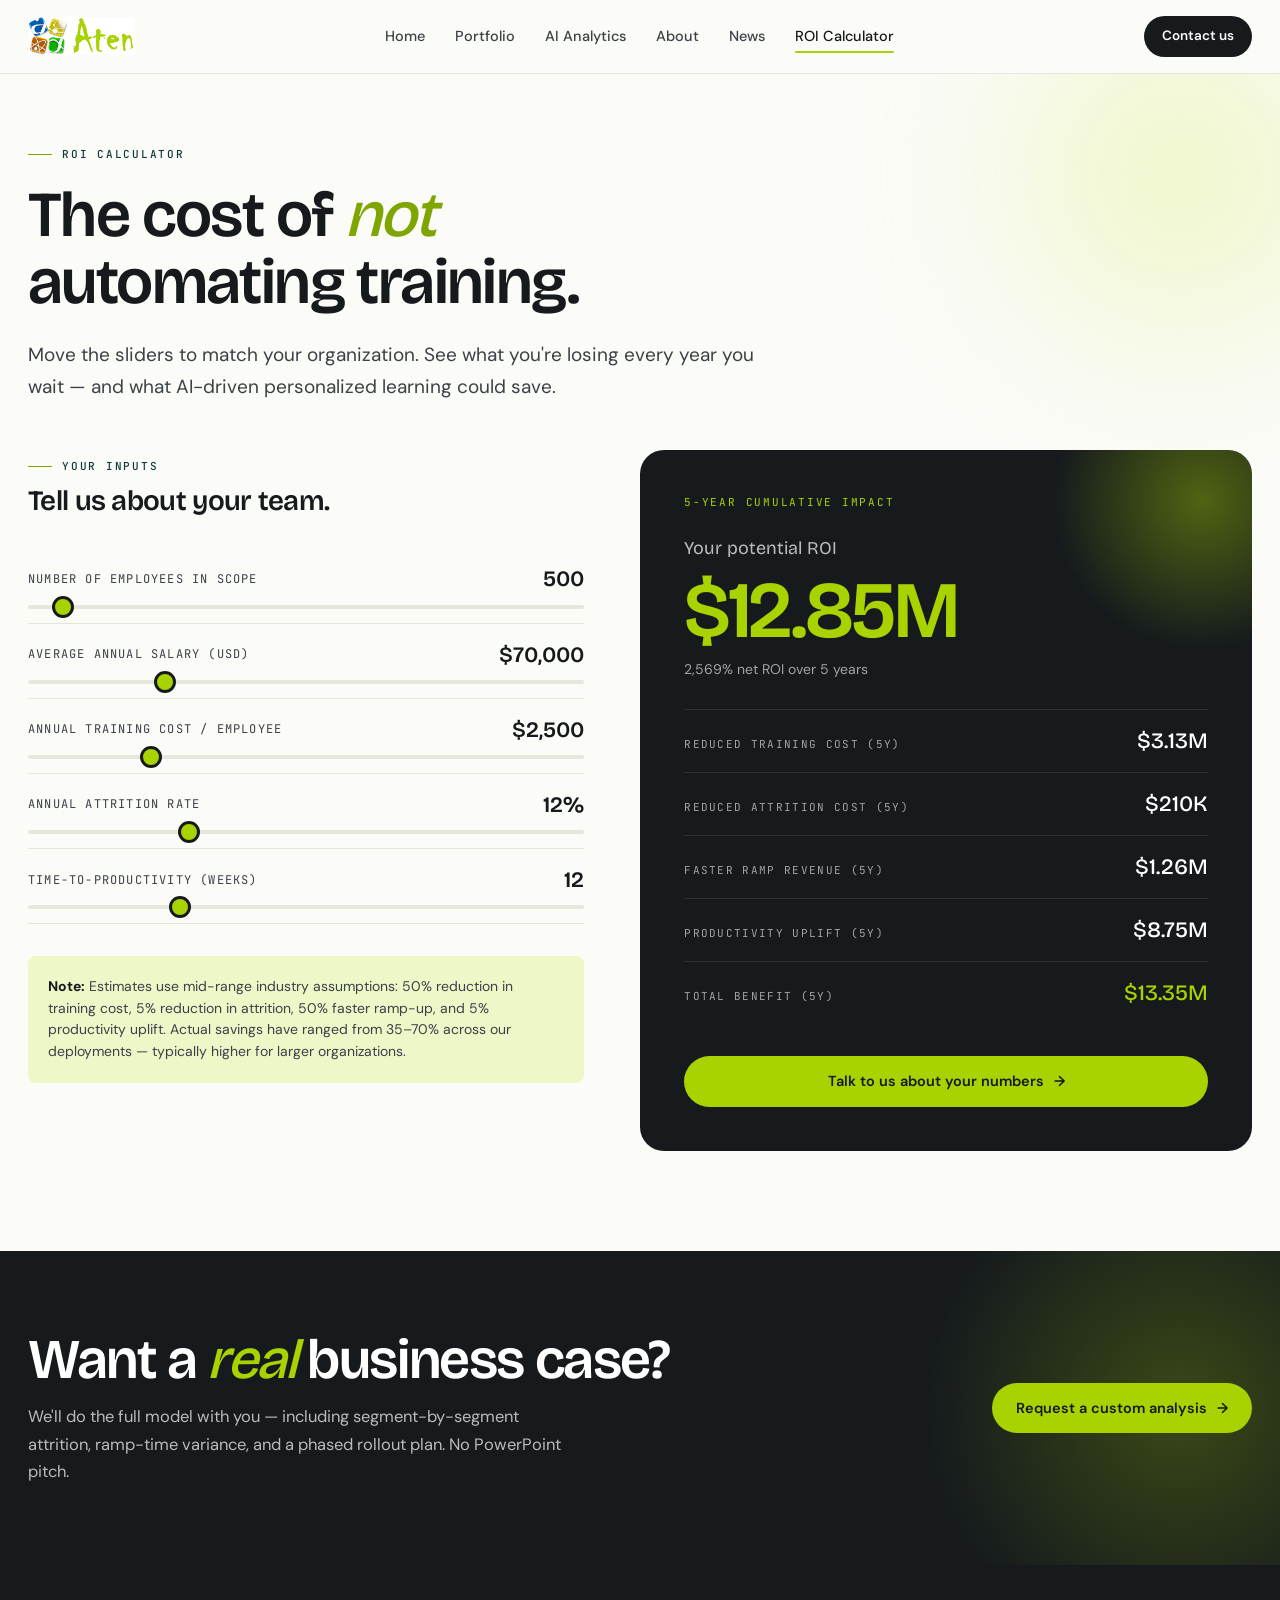
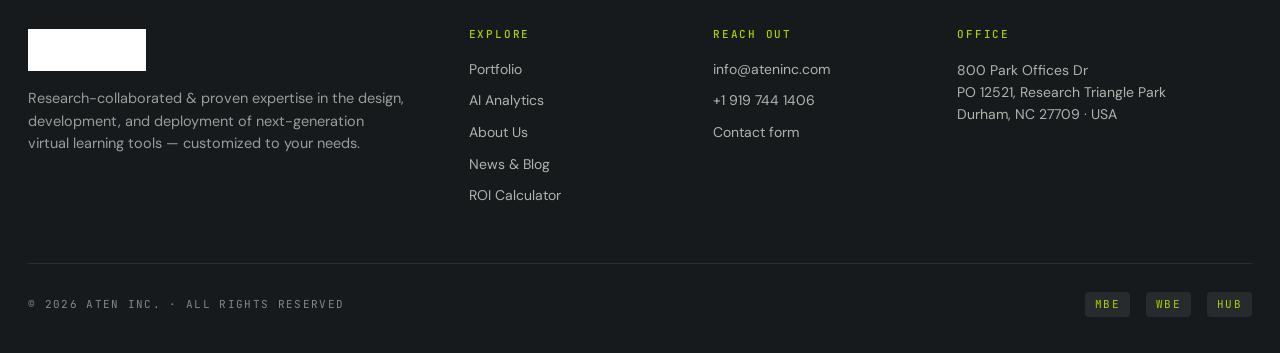
<file: roi-calculator.html>
<!DOCTYPE html>
<html lang="en">
<head>
<meta charset="UTF-8" />
<meta name="viewport" content="width=device-width, initial-scale=1" />
<title>ROI Calculator — Aten Inc</title>
<meta name="description" content="Calculate the cost of NOT automating your training. See your potential 5-year ROI from AI-driven personalized learning." />
<link rel="icon" type="image/png" href="[data-uri]" />
<link rel="preconnect" href="https://fonts.googleapis.com" />
<link rel="preconnect" href="https://fonts.gstatic.com" crossorigin />
<link href="https://fonts.googleapis.com/css2?family=Bricolage+Grotesque:opsz,wght@12..96,400;12..96,500;12..96,600;12..96,700&family=DM+Sans:ital,wght@0,300;0,400;0,500;0,600;1,400&family=JetBrains+Mono:wght@400;500&display=swap" rel="stylesheet" />
<style>/* ========================================================
   Aten Inc — Shared Styles
   Light, modern, brand-aligned. Lime green + deep teal.
   ======================================================== */

:root {
  --bg: #fbfbf7;
  --surface: #ffffff;
  --surface-2: #f3f3ec;
  --surface-3: #ecede4;
  --ink: #161a1d;
  --ink-2: #3a4148;
  --ink-3: #6b7280;
  --ink-4: #9ca3af;
  --line: #e5e6dc;
  --line-strong: #d3d5c8;

  --green: #a8d200;
  --green-deep: #7fa600;
  --green-soft: #eef7c8;

  --teal: #0f3a3d;
  --teal-2: #1a5256;
  --teal-light: #d6ebec;

  --warn: #e8704c;

  --display: "Bricolage Grotesque", "DM Sans", -apple-system, system-ui, sans-serif;
  --sans: "DM Sans", -apple-system, BlinkMacSystemFont, sans-serif;
  --mono: "JetBrains Mono", "SF Mono", Menlo, monospace;

  --radius: 14px;
  --radius-sm: 8px;
  --radius-lg: 24px;

  --shadow-sm: 0 1px 2px rgba(15, 58, 61, 0.04), 0 1px 3px rgba(15, 58, 61, 0.06);
  --shadow: 0 4px 12px rgba(15, 58, 61, 0.06), 0 2px 4px rgba(15, 58, 61, 0.04);
  --shadow-lg: 0 24px 48px -12px rgba(15, 58, 61, 0.18);

  --t: 0.25s cubic-bezier(0.2, 0.7, 0.1, 1);
  --t-slow: 0.5s cubic-bezier(0.2, 0.7, 0.1, 1);
}

*, *::before, *::after { box-sizing: border-box; margin: 0; padding: 0; }
html { scroll-behavior: smooth; -webkit-text-size-adjust: 100%; }
body {
  background: var(--bg);
  color: var(--ink);
  font-family: var(--sans);
  font-size: 16px;
  line-height: 1.55;
  -webkit-font-smoothing: antialiased;
  -moz-osx-font-smoothing: grayscale;
  overflow-x: hidden;
}
img, svg { max-width: 100%; display: block; }
a { color: inherit; text-decoration: none; }
button { font: inherit; cursor: pointer; border: none; background: none; color: inherit; }

.container {
  max-width: 1280px;
  margin: 0 auto;
  padding: 0 28px;
}
.container-narrow { max-width: 920px; margin: 0 auto; padding: 0 28px; }

/* ---------- TYPOGRAPHY ---------- */
.eyebrow {
  font-family: var(--mono);
  font-size: 11px;
  font-weight: 500;
  letter-spacing: 0.16em;
  text-transform: uppercase;
  color: var(--teal);
  display: inline-flex;
  align-items: center;
  gap: 10px;
}
.eyebrow::before {
  content: "";
  width: 24px;
  height: 1px;
  background: var(--green-deep);
}

h1, h2, h3, h4 {
  font-family: var(--display);
  font-weight: 600;
  line-height: 1.05;
  letter-spacing: -0.025em;
  color: var(--ink);
}
h1 { font-size: clamp(40px, 6.5vw, 84px); font-weight: 600; }
h2 { font-size: clamp(32px, 4.5vw, 56px); }
h3 { font-size: clamp(20px, 2.4vw, 28px); }
h4 { font-size: 18px; letter-spacing: -0.01em; }

p { color: var(--ink-2); font-size: 16.5px; line-height: 1.65; }
p.lead { font-size: 19px; color: var(--ink-2); line-height: 1.55; }

.accent { color: var(--green-deep); }
.italic { font-style: italic; }

/* ---------- NAV ---------- */
nav.site-nav {
  position: sticky;
  top: 0;
  z-index: 50;
  background: rgba(251, 251, 247, 0.85);
  backdrop-filter: saturate(180%) blur(14px);
  -webkit-backdrop-filter: saturate(180%) blur(14px);
  border-bottom: 1px solid var(--line);
}
.nav-inner {
  display: flex;
  align-items: center;
  justify-content: space-between;
  padding: 16px 28px;
  max-width: 1280px;
  margin: 0 auto;
  gap: 24px;
}
.nav-logo {
  display: flex;
  align-items: center;
  gap: 8px;
  flex-shrink: 0;
}
.nav-logo img {
  height: 38px;
  width: auto;
}
.nav-links {
  display: flex;
  gap: 30px;
  list-style: none;
  font-size: 14.5px;
  font-weight: 500;
}
.nav-links a {
  color: var(--ink-2);
  transition: color var(--t);
  position: relative;
  padding: 6px 0;
}
.nav-links a:hover, .nav-links a.active { color: var(--ink); }
.nav-links a.active::after {
  content: "";
  position: absolute;
  bottom: -2px; left: 0; right: 0;
  height: 2px;
  background: var(--green);
  border-radius: 2px;
}
.nav-cta {
  font-size: 13.5px;
  font-weight: 600;
  padding: 10px 18px;
  background: var(--ink);
  color: var(--bg);
  border-radius: 999px;
  transition: all var(--t);
  white-space: nowrap;
}
.nav-cta:hover {
  background: var(--teal);
  transform: translateY(-1px);
}
.nav-burger {
  display: none;
  width: 28px;
  height: 28px;
  flex-direction: column;
  justify-content: center;
  gap: 5px;
}
.nav-burger span {
  display: block;
  height: 2px;
  background: var(--ink);
  border-radius: 2px;
  transition: all var(--t);
}

@media (max-width: 880px) {
  .nav-links, .nav-cta { display: none; }
  .nav-burger { display: flex; }
  .nav-inner.open + .mobile-drawer { display: block; }
}

.mobile-drawer {
  display: none;
  border-bottom: 1px solid var(--line);
  background: var(--bg);
  padding: 12px 28px 24px;
}
.mobile-drawer ul {
  list-style: none;
  display: flex;
  flex-direction: column;
  gap: 4px;
}
.mobile-drawer a {
  display: block;
  padding: 12px 0;
  border-bottom: 1px solid var(--line);
  font-weight: 500;
  font-size: 16px;
}
.mobile-drawer a:last-child { border-bottom: none; }

/* ---------- BUTTONS ---------- */
.btn {
  display: inline-flex;
  align-items: center;
  gap: 10px;
  padding: 14px 24px;
  border-radius: 999px;
  font-weight: 600;
  font-size: 14.5px;
  transition: all var(--t);
  white-space: nowrap;
}
.btn-primary {
  background: var(--ink);
  color: #fff;
}
.btn-primary:hover {
  background: var(--teal);
  transform: translateY(-1px);
  box-shadow: var(--shadow);
}
.btn-accent {
  background: var(--green);
  color: var(--ink);
}
.btn-accent:hover {
  background: var(--green-deep);
  color: #fff;
  transform: translateY(-1px);
  box-shadow: 0 6px 16px rgba(168, 210, 0, 0.35);
}
.btn-ghost {
  background: transparent;
  color: var(--ink);
  border: 1.5px solid var(--line-strong);
}
.btn-ghost:hover {
  border-color: var(--ink);
  background: var(--surface-2);
}
.btn-arrow { transition: transform var(--t); }
.btn:hover .btn-arrow { transform: translateX(4px); }

/* ---------- HERO ---------- */
.hero {
  padding: 80px 0 100px;
  position: relative;
  overflow: hidden;
}
.hero-grid {
  display: grid;
  grid-template-columns: 1fr;
  gap: 48px;
}
.hero h1 { max-width: 16ch; margin-top: 22px; }
.hero h1 em {
  font-style: italic;
  color: var(--green-deep);
  font-weight: 500;
}
.hero-lead {
  margin-top: 28px;
  max-width: 56ch;
  font-size: 19px;
  color: var(--ink-2);
}
.hero-actions {
  margin-top: 36px;
  display: flex;
  gap: 12px;
  flex-wrap: wrap;
}

.hero-blob {
  position: absolute;
  width: 600px;
  height: 600px;
  border-radius: 50%;
  background: radial-gradient(circle at center, var(--green-soft) 0%, transparent 60%);
  filter: blur(40px);
  pointer-events: none;
  z-index: -1;
}
.hero-blob.tr { top: -200px; right: -200px; }
.hero-blob.bl { bottom: -300px; left: -150px; background: radial-gradient(circle at center, var(--teal-light) 0%, transparent 60%); }

@media (max-width: 720px) {
  .hero { padding: 56px 0 80px; }
}

/* ---------- SECTIONS ---------- */
.section {
  padding: 100px 0;
  position: relative;
}
.section-tinted { background: var(--surface-2); }
.section-dark {
  background: var(--ink);
  color: #f3f3ec;
}
.section-dark h1, .section-dark h2, .section-dark h3 { color: #fff; }
.section-dark p { color: rgba(243, 243, 236, 0.75); }
.section-dark .eyebrow { color: var(--green); }
.section-dark .eyebrow::before { background: var(--green); }

.section-head {
  display: grid;
  grid-template-columns: 1fr;
  gap: 16px;
  margin-bottom: 56px;
  max-width: 720px;
}
.section-head.center { margin-left: auto; margin-right: auto; text-align: center; }
.section-head.center .eyebrow { justify-content: center; }
.section-head h2 em { font-style: italic; color: var(--green-deep); font-weight: 500; }
.section-head p { margin-top: 4px; }

@media (max-width: 720px) {
  .section { padding: 72px 0; }
  .section-head { margin-bottom: 40px; }
}

/* ---------- CARD GRID ---------- */
.grid {
  display: grid;
  gap: 24px;
}
.grid-3 { grid-template-columns: repeat(3, 1fr); }
.grid-4 { grid-template-columns: repeat(4, 1fr); }
.grid-2 { grid-template-columns: repeat(2, 1fr); }

@media (max-width: 980px) {
  .grid-3, .grid-4 { grid-template-columns: repeat(2, 1fr); }
}
@media (max-width: 640px) {
  .grid-3, .grid-4, .grid-2 { grid-template-columns: 1fr; }
}

.card {
  background: var(--surface);
  border: 1px solid var(--line);
  border-radius: var(--radius);
  padding: 32px;
  transition: all var(--t);
}
.card:hover {
  border-color: var(--line-strong);
  transform: translateY(-2px);
  box-shadow: var(--shadow);
}
.card .num {
  font-family: var(--mono);
  font-size: 11px;
  letter-spacing: 0.16em;
  color: var(--green-deep);
  margin-bottom: 16px;
  display: block;
}
.card h3 {
  margin-bottom: 12px;
}
.card p {
  font-size: 15.5px;
}

/* ---------- STATS ---------- */
.stats-row {
  display: grid;
  grid-template-columns: repeat(4, 1fr);
  gap: 32px;
  padding: 48px 0;
  border-top: 1px solid var(--line);
  border-bottom: 1px solid var(--line);
}
.stat {
  display: flex;
  flex-direction: column;
  gap: 6px;
}
.stat-num {
  font-family: var(--display);
  font-weight: 600;
  font-size: clamp(36px, 4vw, 52px);
  line-height: 1;
  letter-spacing: -0.025em;
  color: var(--ink);
}
.stat-num small { font-size: 0.55em; color: var(--ink-3); }
.stat-label {
  font-size: 13.5px;
  color: var(--ink-3);
  line-height: 1.4;
}
@media (max-width: 720px) {
  .stats-row { grid-template-columns: 1fr 1fr; gap: 28px; }
}

/* ---------- COMPARE TABLE ---------- */
.compare {
  display: grid;
  grid-template-columns: 1fr 1fr;
  gap: 0;
  border: 1px solid var(--line);
  border-radius: var(--radius);
  overflow: hidden;
  background: var(--surface);
}
.compare-col { padding: 36px 32px; }
.compare-col.old {
  background: var(--surface-2);
  border-right: 1px solid var(--line);
}
.compare-col.new {
  background: linear-gradient(135deg, var(--green-soft) 0%, transparent 80%);
}
.compare-tag {
  font-family: var(--mono);
  font-size: 11px;
  letter-spacing: 0.16em;
  text-transform: uppercase;
  color: var(--ink-3);
  margin-bottom: 8px;
  font-weight: 500;
}
.compare-col.new .compare-tag { color: var(--green-deep); }
.compare h3 {
  font-family: var(--display);
  font-size: 24px;
  margin-bottom: 24px;
}
.compare ul { list-style: none; }
.compare ul li {
  padding: 10px 0;
  font-size: 14.5px;
  display: flex;
  gap: 12px;
  align-items: flex-start;
  color: var(--ink-2);
  border-top: 1px solid var(--line);
}
.compare-col.old ul li::before {
  content: "✕";
  color: var(--ink-4);
  font-size: 12px;
  margin-top: 3px;
}
.compare-col.new ul li::before {
  content: "✓";
  color: var(--green-deep);
  font-weight: 700;
  font-size: 14px;
}
.compare-col.new ul li { color: var(--ink); }
@media (max-width: 720px) {
  .compare { grid-template-columns: 1fr; }
  .compare-col.old { border-right: none; border-bottom: 1px solid var(--line); }
}

/* ---------- TESTIMONIAL ---------- */
.quote {
  max-width: 880px;
  margin: 0 auto;
  text-align: center;
}
.quote blockquote {
  font-family: var(--display);
  font-size: clamp(22px, 2.4vw, 30px);
  line-height: 1.4;
  font-weight: 500;
  letter-spacing: -0.015em;
  color: var(--ink);
  margin-bottom: 32px;
}
.quote-attr {
  display: flex;
  flex-direction: column;
  gap: 4px;
  align-items: center;
}
.quote-name { font-weight: 600; color: var(--ink); }
.quote-role {
  font-family: var(--mono);
  font-size: 12px;
  color: var(--ink-3);
  letter-spacing: 0.06em;
}

/* ---------- AWARDS LIST ---------- */
.awards { border-top: 1px solid var(--line); }
.award {
  display: grid;
  grid-template-columns: 90px 1fr auto;
  align-items: center;
  gap: 32px;
  padding: 24px 8px;
  border-bottom: 1px solid var(--line);
  transition: padding var(--t), background var(--t);
}
.award:hover { padding-left: 18px; background: var(--surface-2); }
.award-year {
  font-family: var(--display);
  font-weight: 500;
  font-size: 26px;
  color: var(--ink-3);
  transition: color var(--t);
}
.award:hover .award-year { color: var(--green-deep); }
.award-title {
  font-family: var(--display);
  font-size: 18px;
  font-weight: 500;
  color: var(--ink);
  letter-spacing: -0.005em;
}
.award-org {
  font-family: var(--mono);
  font-size: 11px;
  text-transform: uppercase;
  letter-spacing: 0.14em;
  color: var(--ink-3);
}
@media (max-width: 720px) {
  .award { grid-template-columns: 1fr; gap: 4px; padding: 18px 8px; }
  .award-year { font-size: 22px; }
  .award-title { font-size: 16px; }
}

/* ---------- CTA BANNER ---------- */
.cta-banner {
  background: var(--ink);
  color: #fff;
  padding: 80px 0;
  position: relative;
  overflow: hidden;
}
.cta-banner::before {
  content: "";
  position: absolute;
  top: 50%; right: -200px;
  transform: translateY(-50%);
  width: 600px; height: 600px;
  border-radius: 50%;
  background: radial-gradient(circle at center, rgba(168, 210, 0, 0.25) 0%, transparent 60%);
  pointer-events: none;
}
.cta-inner {
  display: grid;
  grid-template-columns: 2fr 1fr;
  gap: 48px;
  align-items: center;
  position: relative;
  z-index: 1;
}
.cta-banner h2 { color: #fff; }
.cta-banner h2 em { color: var(--green); font-style: italic; font-weight: 500; }
.cta-banner p { color: rgba(255, 255, 255, 0.7); margin-top: 14px; max-width: 50ch; }
.cta-actions {
  display: flex;
  gap: 12px;
  justify-self: end;
  flex-wrap: wrap;
}
@media (max-width: 820px) {
  .cta-inner { grid-template-columns: 1fr; }
  .cta-actions { justify-self: start; }
}

/* ---------- FOOTER ---------- */
footer.site-footer {
  background: var(--ink);
  color: rgba(243, 243, 236, 0.7);
  padding: 64px 0 36px;
}
.footer-grid {
  display: grid;
  grid-template-columns: 2fr 1fr 1fr 1.5fr;
  gap: 48px;
  margin-bottom: 56px;
}
.footer-brand img {
  height: 42px;
  filter: brightness(0) invert(1);
  margin-bottom: 16px;
}
.footer-tag {
  font-size: 14.5px;
  line-height: 1.55;
  max-width: 38ch;
  color: rgba(243, 243, 236, 0.6);
}
.footer-col h4 {
  font-family: var(--mono);
  font-size: 11px;
  font-weight: 500;
  letter-spacing: 0.16em;
  text-transform: uppercase;
  color: var(--green);
  margin-bottom: 18px;
}
.footer-col ul { list-style: none; display: flex; flex-direction: column; gap: 10px; font-size: 14px; }
.footer-col a { color: rgba(243, 243, 236, 0.7); transition: color var(--t); }
.footer-col a:hover { color: #fff; }
.footer-col p { color: rgba(243, 243, 236, 0.7); font-size: 14px; line-height: 1.6; }
.footer-bottom {
  display: flex;
  justify-content: space-between;
  align-items: center;
  padding-top: 28px;
  border-top: 1px solid rgba(243, 243, 236, 0.1);
  font-family: var(--mono);
  font-size: 11px;
  letter-spacing: 0.12em;
  text-transform: uppercase;
  color: rgba(243, 243, 236, 0.5);
}
.footer-bottom .cert {
  display: flex;
  gap: 16px;
}
.footer-bottom .cert span {
  padding: 4px 10px;
  background: rgba(243, 243, 236, 0.08);
  border-radius: 4px;
  color: var(--green);
}
@media (max-width: 880px) {
  .footer-grid { grid-template-columns: 1fr 1fr; gap: 36px; }
}
@media (max-width: 560px) {
  .footer-grid { grid-template-columns: 1fr; }
  .footer-bottom { flex-direction: column; gap: 16px; align-items: flex-start; }
}

/* ---------- PORTFOLIO GRID ---------- */
.filters {
  display: flex;
  gap: 6px;
  flex-wrap: wrap;
  margin-bottom: 32px;
  padding: 6px;
  background: var(--surface-2);
  border-radius: 999px;
  width: max-content;
  max-width: 100%;
  overflow-x: auto;
}
.filter-btn {
  padding: 9px 18px;
  font-size: 13px;
  font-weight: 500;
  border-radius: 999px;
  color: var(--ink-3);
  transition: all var(--t);
  white-space: nowrap;
}
.filter-btn:hover { color: var(--ink); }
.filter-btn.active {
  background: var(--ink);
  color: #fff;
}

.portfolio-grid {
  display: grid;
  grid-template-columns: repeat(3, 1fr);
  gap: 20px;
}
@media (max-width: 980px) { .portfolio-grid { grid-template-columns: repeat(2, 1fr); } }
@media (max-width: 600px) { .portfolio-grid { grid-template-columns: 1fr; } }

.portfolio-item {
  background: var(--surface);
  border: 1px solid var(--line);
  border-radius: var(--radius);
  overflow: hidden;
  cursor: pointer;
  transition: all var(--t);
  display: flex;
  flex-direction: column;
}
.portfolio-item:hover {
  transform: translateY(-3px);
  box-shadow: var(--shadow-lg);
  border-color: transparent;
}
.portfolio-thumb {
  position: relative;
  aspect-ratio: 16 / 10;
  overflow: hidden;
  background: var(--surface-3);
}
.portfolio-thumb img {
  width: 100%;
  height: 100%;
  object-fit: cover;
  transition: transform var(--t-slow);
}
.portfolio-item:hover .portfolio-thumb img { transform: scale(1.04); }
.play-icon {
  position: absolute;
  inset: 0;
  display: grid;
  place-items: center;
  background: rgba(15, 58, 61, 0);
  transition: background var(--t);
}
.play-icon::after {
  content: "";
  width: 56px; height: 56px;
  border-radius: 50%;
  background: rgba(255, 255, 255, 0.95);
  background-image: url("data:image/svg+xml,%3Csvg xmlns='http://www.w3.org/2000/svg' viewBox='0 0 24 24' fill='%23161a1d'%3E%3Cpath d='M8 5v14l11-7z'/%3E%3C/svg%3E");
  background-repeat: no-repeat;
  background-position: center;
  background-size: 28px;
  transform: scale(0.8);
  opacity: 0;
  transition: all var(--t);
  box-shadow: 0 8px 24px rgba(0, 0, 0, 0.25);
}
.portfolio-item:hover .play-icon { background: rgba(15, 58, 61, 0.18); }
.portfolio-item:hover .play-icon::after { transform: scale(1); opacity: 1; }
.portfolio-meta {
  padding: 18px 20px 22px;
}
.portfolio-cat {
  font-family: var(--mono);
  font-size: 10.5px;
  letter-spacing: 0.14em;
  text-transform: uppercase;
  color: var(--green-deep);
  margin-bottom: 6px;
  font-weight: 500;
}
.portfolio-title {
  font-family: var(--display);
  font-size: 17.5px;
  font-weight: 600;
  color: var(--ink);
  letter-spacing: -0.01em;
  line-height: 1.25;
  margin-bottom: 4px;
}
.portfolio-date {
  font-size: 12.5px;
  color: var(--ink-3);
}

/* ---------- VIDEO LIGHTBOX ---------- */
.lightbox {
  position: fixed;
  inset: 0;
  background: rgba(15, 18, 20, 0.92);
  backdrop-filter: blur(8px);
  z-index: 100;
  display: none;
  align-items: center;
  justify-content: center;
  padding: 24px;
  animation: fade 0.3s ease;
}
.lightbox.open { display: flex; }
@keyframes fade { from { opacity: 0; } to { opacity: 1; } }
.lightbox-inner {
  position: relative;
  width: 100%;
  max-width: 1100px;
  aspect-ratio: 16 / 9;
  background: #000;
  border-radius: var(--radius);
  overflow: hidden;
  box-shadow: 0 30px 80px rgba(0, 0, 0, 0.5);
}
.lightbox iframe {
  width: 100%;
  height: 100%;
  border: 0;
}
.lightbox-close {
  position: absolute;
  top: -48px;
  right: 0;
  width: 36px;
  height: 36px;
  border-radius: 50%;
  background: rgba(255, 255, 255, 0.1);
  color: #fff;
  display: grid;
  place-items: center;
  font-size: 22px;
  transition: background var(--t);
}
.lightbox-close:hover { background: rgba(255, 255, 255, 0.2); }
.lightbox-caption {
  position: absolute;
  bottom: -40px;
  left: 0;
  font-family: var(--mono);
  font-size: 12px;
  letter-spacing: 0.1em;
  text-transform: uppercase;
  color: rgba(255, 255, 255, 0.7);
}

/* ---------- FORM ---------- */
.form-row {
  display: grid;
  grid-template-columns: 1fr 1fr;
  gap: 18px;
  margin-bottom: 18px;
}
@media (max-width: 600px) { .form-row { grid-template-columns: 1fr; } }
.field { display: flex; flex-direction: column; gap: 6px; }
.field label {
  font-family: var(--mono);
  font-size: 11px;
  letter-spacing: 0.14em;
  text-transform: uppercase;
  color: var(--ink-3);
  font-weight: 500;
}
.field input, .field textarea, .field select {
  font-family: inherit;
  font-size: 15px;
  padding: 14px 16px;
  border: 1.5px solid var(--line-strong);
  border-radius: var(--radius-sm);
  background: var(--surface);
  color: var(--ink);
  transition: border-color var(--t);
}
.field input:focus, .field textarea:focus, .field select:focus {
  outline: none;
  border-color: var(--green-deep);
}
.field textarea { resize: vertical; min-height: 120px; }

/* ---------- ROI SLIDER ---------- */
.slider-row {
  display: grid;
  grid-template-columns: 1fr;
  gap: 8px;
  padding: 14px 0;
  border-bottom: 1px solid var(--line);
}
.slider-head {
  display: flex;
  justify-content: space-between;
  align-items: center;
}
.slider-label {
  font-family: var(--mono);
  font-size: 12px;
  letter-spacing: 0.1em;
  text-transform: uppercase;
  color: var(--ink-2);
}
.slider-value {
  font-family: var(--display);
  font-size: 22px;
  font-weight: 600;
  color: var(--ink);
}
input[type="range"] {
  -webkit-appearance: none;
  appearance: none;
  width: 100%;
  height: 4px;
  background: var(--line);
  border-radius: 2px;
  outline: none;
}
input[type="range"]::-webkit-slider-thumb {
  -webkit-appearance: none;
  appearance: none;
  width: 22px;
  height: 22px;
  border-radius: 50%;
  background: var(--green);
  border: 3px solid var(--ink);
  cursor: pointer;
  transition: transform var(--t);
}
input[type="range"]::-webkit-slider-thumb:hover { transform: scale(1.15); }
input[type="range"]::-moz-range-thumb {
  width: 22px;
  height: 22px;
  border-radius: 50%;
  background: var(--green);
  border: 3px solid var(--ink);
  cursor: pointer;
}

/* ---------- ENTRANCE ANIMATIONS ---------- */
@keyframes rise {
  from { opacity: 0; transform: translateY(18px); }
  to   { opacity: 1; transform: translateY(0); }
}
.reveal { opacity: 0; animation: rise 0.8s cubic-bezier(0.2, 0.7, 0.1, 1) forwards; }
.reveal.d1 { animation-delay: 0.05s; }
.reveal.d2 { animation-delay: 0.15s; }
.reveal.d3 { animation-delay: 0.25s; }
.reveal.d4 { animation-delay: 0.35s; }
.reveal.d5 { animation-delay: 0.45s; }

.scroll-reveal {
  opacity: 0;
  transform: translateY(24px);
  transition: opacity 0.7s cubic-bezier(0.2, 0.7, 0.1, 1), transform 0.7s cubic-bezier(0.2, 0.7, 0.1, 1);
}
.scroll-reveal.in { opacity: 1; transform: translateY(0); }

/* ---------- UTIL ---------- */
.text-center { text-align: center; }
.mt-0 { margin-top: 0 !important; }
.mt-2 { margin-top: 16px; }
.mt-4 { margin-top: 32px; }
.divider { height: 1px; background: var(--line); margin: 0; }
</style>
<style>
  .roi-grid {
    display: grid;
    grid-template-columns: 1fr 1.1fr;
    gap: 56px;
    align-items: start;
  }
  @media (max-width: 980px) { .roi-grid { grid-template-columns: 1fr; } }

  .roi-result {
    background: var(--ink);
    color: #fff;
    border-radius: var(--radius-lg);
    padding: 44px;
    position: sticky;
    top: 96px;
    overflow: hidden;
  }
  .roi-result::before {
    content: "";
    position: absolute;
    top: -100px; right: -100px;
    width: 300px; height: 300px;
    border-radius: 50%;
    background: radial-gradient(circle, rgba(168, 210, 0, 0.4) 0%, transparent 70%);
  }
  .roi-eyebrow {
    font-family: var(--mono);
    font-size: 11px;
    letter-spacing: 0.16em;
    text-transform: uppercase;
    color: var(--green);
    margin-bottom: 24px;
    position: relative;
  }
  .roi-headline {
    font-family: var(--display);
    font-size: 18px;
    color: rgba(255, 255, 255, 0.7);
    margin-bottom: 8px;
    position: relative;
  }
  .roi-big {
    font-family: var(--display);
    font-size: clamp(48px, 7vw, 80px);
    font-weight: 600;
    line-height: 1;
    letter-spacing: -0.03em;
    color: var(--green);
    margin-bottom: 8px;
    position: relative;
  }
  .roi-sub {
    color: rgba(255, 255, 255, 0.6);
    font-size: 14px;
    margin-bottom: 28px;
    position: relative;
  }
  .roi-row {
    display: flex;
    justify-content: space-between;
    align-items: baseline;
    padding: 14px 0;
    border-top: 1px solid rgba(255, 255, 255, 0.1);
    position: relative;
  }
  .roi-row .lbl {
    font-family: var(--mono);
    font-size: 11px;
    letter-spacing: 0.12em;
    text-transform: uppercase;
    color: rgba(255, 255, 255, 0.6);
  }
  .roi-row .val {
    font-family: var(--display);
    font-weight: 500;
    font-size: 22px;
    color: #fff;
  }
  .roi-row .val.accent { color: var(--green); }
  .roi-cta {
    margin-top: 32px;
    width: 100%;
    text-align: center;
    justify-content: center;
    position: relative;
  }
</style>
</head>
<body>

<nav class="site-nav">
  <div class="nav-inner">
    <a href="index.html" class="nav-logo"><img src="[data-uri]" alt="Aten Inc." /></a>
    <ul class="nav-links">
      <li><a href="index.html">Home</a></li>
      <li><a href="portfolio.html">Portfolio</a></li>
      <li><a href="ai-analytics.html">AI Analytics</a></li>
      <li><a href="about.html">About</a></li>
      <li><a href="news.html">News</a></li>
      <li><a href="roi-calculator.html" class="active">ROI Calculator</a></li>
    </ul>
    <a href="contact.html" class="nav-cta">Contact us</a>
    <button class="nav-burger" aria-label="Menu"><span></span><span></span><span></span></button>
  </div>
  <div class="mobile-drawer">
    <ul>
      <li><a href="index.html">Home</a></li>
      <li><a href="portfolio.html">Portfolio</a></li>
      <li><a href="ai-analytics.html">AI Analytics</a></li>
      <li><a href="about.html">About</a></li>
      <li><a href="news.html">News &amp; Blog</a></li>
      <li><a href="roi-calculator.html">ROI Calculator</a></li>
      <li><a href="contact.html">Contact</a></li>
    </ul>
  </div>
</nav>

<header class="hero" style="padding: 64px 0 48px;">
  <div class="hero-blob tr"></div>
  <div class="container">
    <span class="eyebrow reveal d1">ROI Calculator</span>
    <h1 class="reveal d2" style="margin-top: 18px; font-size: clamp(36px, 5vw, 64px);">
      The cost of <em>not</em> automating training.
    </h1>
    <p class="hero-lead reveal d3" style="margin-top: 24px;">
      Move the sliders to match your organization. See what you're losing every year you wait — and what AI-driven personalized learning could save.
    </p>
  </div>
</header>

<section style="padding: 0 0 100px;">
  <div class="container">
    <div class="roi-grid">

      <div class="scroll-reveal">
        <span class="eyebrow">Your inputs</span>
        <h2 style="margin-top: 12px; margin-bottom: 32px; font-size: 28px;">Tell us about your team.</h2>

        <div class="slider-row">
          <div class="slider-head">
            <span class="slider-label">Number of employees in scope</span>
            <span class="slider-value" id="vEmployees">500</span>
          </div>
          <input type="range" id="employees" min="50" max="10000" value="500" step="50" />
        </div>

        <div class="slider-row">
          <div class="slider-head">
            <span class="slider-label">Average annual salary (USD)</span>
            <span class="slider-value" id="vSalary">$70,000</span>
          </div>
          <input type="range" id="salary" min="30000" max="200000" value="70000" step="5000" />
        </div>

        <div class="slider-row">
          <div class="slider-head">
            <span class="slider-label">Annual training cost / employee</span>
            <span class="slider-value" id="vTraining">$2,500</span>
          </div>
          <input type="range" id="training" min="500" max="10000" value="2500" step="100" />
        </div>

        <div class="slider-row">
          <div class="slider-head">
            <span class="slider-label">Annual attrition rate</span>
            <span class="slider-value" id="vAttrition">12%</span>
          </div>
          <input type="range" id="attrition" min="3" max="35" value="12" step="1" />
        </div>

        <div class="slider-row">
          <div class="slider-head">
            <span class="slider-label">Time-to-productivity (weeks)</span>
            <span class="slider-value" id="vRamp">12</span>
          </div>
          <input type="range" id="ramp" min="2" max="40" value="12" step="1" />
        </div>

        <div style="margin-top: 32px; padding: 20px; background: var(--green-soft); border-radius: var(--radius-sm); font-size: 14px; color: var(--ink-2); line-height: 1.55;">
          <strong style="color: var(--ink);">Note:</strong> Estimates use mid-range industry assumptions: 50% reduction in training cost, 5% reduction in attrition, 50% faster ramp-up, and 5% productivity uplift. Actual savings have ranged from 35–70% across our deployments — typically higher for larger organizations.
        </div>
      </div>

      <div class="roi-result">
        <div class="roi-eyebrow">5-Year cumulative impact</div>
        <div class="roi-headline">Your potential ROI</div>
        <div class="roi-big" id="rRoi">$0</div>
        <div class="roi-sub" id="rRoiPct">0% over 5 years · Cost of inaction</div>

        <div class="roi-row">
          <span class="lbl">Reduced training cost (5y)</span>
          <span class="val" id="rTrain">$0</span>
        </div>
        <div class="roi-row">
          <span class="lbl">Reduced attrition cost (5y)</span>
          <span class="val" id="rAttr">$0</span>
        </div>
        <div class="roi-row">
          <span class="lbl">Faster ramp revenue (5y)</span>
          <span class="val" id="rRamp">$0</span>
        </div>
        <div class="roi-row">
          <span class="lbl">Productivity uplift (5y)</span>
          <span class="val" id="rProd">$0</span>
        </div>
        <div class="roi-row">
          <span class="lbl">Total benefit (5y)</span>
          <span class="val accent" id="rTotal">$0</span>
        </div>

        <a href="contact.html" class="btn btn-accent roi-cta">Talk to us about your numbers <span class="btn-arrow">→</span></a>
      </div>

    </div>
  </div>
</section>

<section class="cta-banner">
  <div class="container">
    <div class="cta-inner">
      <div>
        <h2>Want a <em>real</em> business case?</h2>
        <p>We'll do the full model with you — including segment-by-segment attrition, ramp-time variance, and a phased rollout plan. No PowerPoint pitch.</p>
      </div>
      <div class="cta-actions">
        <a href="contact.html" class="btn btn-accent">Request a custom analysis <span class="btn-arrow">→</span></a>
      </div>
    </div>
  </div>
</section>

<footer class="site-footer">
  <div class="container">
    <div class="footer-grid">
      <div class="footer-brand">
        <img src="[data-uri]" alt="Aten Inc." />
        <p class="footer-tag">Research-collaborated &amp; proven expertise in the design, development, and deployment of next-generation virtual learning tools — customized to your needs.</p>
      </div>
      <div class="footer-col">
        <h4>Explore</h4>
        <ul>
          <li><a href="portfolio.html">Portfolio</a></li>
          <li><a href="ai-analytics.html">AI Analytics</a></li>
          <li><a href="about.html">About Us</a></li>
          <li><a href="news.html">News &amp; Blog</a></li>
          <li><a href="roi-calculator.html">ROI Calculator</a></li>
        </ul>
      </div>
      <div class="footer-col">
        <h4>Reach out</h4>
        <ul>
          <li><a href="mailto:info@ateninc.com">info@ateninc.com</a></li>
          <li><a href="tel:+19197441406">+1 919 744 1406</a></li>
          <li><a href="contact.html">Contact form</a></li>
        </ul>
      </div>
      <div class="footer-col">
        <h4>Office</h4>
        <p>800 Park Offices Dr<br/>PO 12521, Research Triangle Park<br/>Durham, NC 27709 · USA</p>
      </div>
    </div>
    <div class="footer-bottom">
      <span>© <span id="year"></span> Aten Inc. · All Rights Reserved</span>
      <div class="cert"><span>MBE</span><span>WBE</span><span>HUB</span></div>
    </div>
  </div>
</footer>

<script>/* ============================================
   Aten Inc — Shared scripts
   ============================================ */

// Mobile nav toggle
(function () {
  const burger = document.querySelector('.nav-burger');
  const drawer = document.querySelector('.mobile-drawer');
  if (!burger || !drawer) return;
  burger.addEventListener('click', () => {
    const isOpen = drawer.classList.toggle('open');
    drawer.style.display = isOpen ? 'block' : 'none';
  });
})();

// Scroll reveal
(function () {
  const els = document.querySelectorAll('.scroll-reveal');
  if (!els.length) return;
  const io = new IntersectionObserver((entries) => {
    entries.forEach((e) => {
      if (e.isIntersecting) {
        e.target.classList.add('in');
        io.unobserve(e.target);
      }
    });
  }, { threshold: 0.1, rootMargin: '0px 0px -40px 0px' });
  els.forEach((el) => io.observe(el));
})();

// Year stamp
(function () {
  const y = document.getElementById('year');
  if (y) y.textContent = new Date().getFullYear();
})();
</script>
<script>
  function fmt(n) {
    if (Math.abs(n) >= 1e9) return '$' + (n / 1e9).toFixed(2) + 'B';
    if (Math.abs(n) >= 1e6) return '$' + (n / 1e6).toFixed(2) + 'M';
    if (Math.abs(n) >= 1e3) return '$' + (n / 1e3).toFixed(0) + 'K';
    return '$' + Math.round(n).toLocaleString();
  }

  const inputs = ['employees', 'salary', 'training', 'attrition', 'ramp'];
  const labels = {
    employees: (v) => v.toLocaleString(),
    salary: (v) => '$' + Number(v).toLocaleString(),
    training: (v) => '$' + Number(v).toLocaleString(),
    attrition: (v) => v + '%',
    ramp: (v) => v,
  };

  function calc() {
    const employees = +document.getElementById('employees').value;
    const salary = +document.getElementById('salary').value;
    const training = +document.getElementById('training').value;
    const attrition = +document.getElementById('attrition').value / 100;
    const ramp = +document.getElementById('ramp').value;

    // Update slider value labels
    inputs.forEach((id) => {
      document.getElementById('v' + id.charAt(0).toUpperCase() + id.slice(1))
        .textContent = labels[id](document.getElementById(id).value);
    });

    // Assumptions (mid-range industry savings from Aten engagements)
    const trainingReduction = 0.50;
    const attritionReduction = 0.05;
    const rampReduction = 0.50;
    const productivityUplift = 0.05;

    // Annual benefits
    const annualTrainingSave = employees * training * trainingReduction;
    const annualAttritionSave = employees * attrition * salary * 0.20 * attritionReduction; // 20% replacement cost
    const weeklyValue = salary / 50;
    const annualRampGain = employees * attrition * (ramp * rampReduction) * weeklyValue * 0.5;
    const annualProductivityGain = employees * salary * productivityUplift;

    const annualTotal = annualTrainingSave + annualAttritionSave + annualRampGain + annualProductivityGain;
    const fiveYearTotal = annualTotal * 5;

    // Approximate investment estimate: $200/employee/year platform fee
    const fiveYearInvestment = employees * 200 * 5;
    const roi = fiveYearTotal - fiveYearInvestment;
    const roiPct = (roi / fiveYearInvestment) * 100;

    document.getElementById('rTrain').textContent = fmt(annualTrainingSave * 5);
    document.getElementById('rAttr').textContent = fmt(annualAttritionSave * 5);
    document.getElementById('rRamp').textContent = fmt(annualRampGain * 5);
    document.getElementById('rProd').textContent = fmt(annualProductivityGain * 5);
    document.getElementById('rTotal').textContent = fmt(fiveYearTotal);
    document.getElementById('rRoi').textContent = fmt(roi);
    document.getElementById('rRoiPct').textContent = Math.round(roiPct).toLocaleString() + '% net ROI over 5 years';
  }

  inputs.forEach((id) => {
    document.getElementById(id).addEventListener('input', calc);
  });
  calc();
</script>
</body>
</html>
</file>
